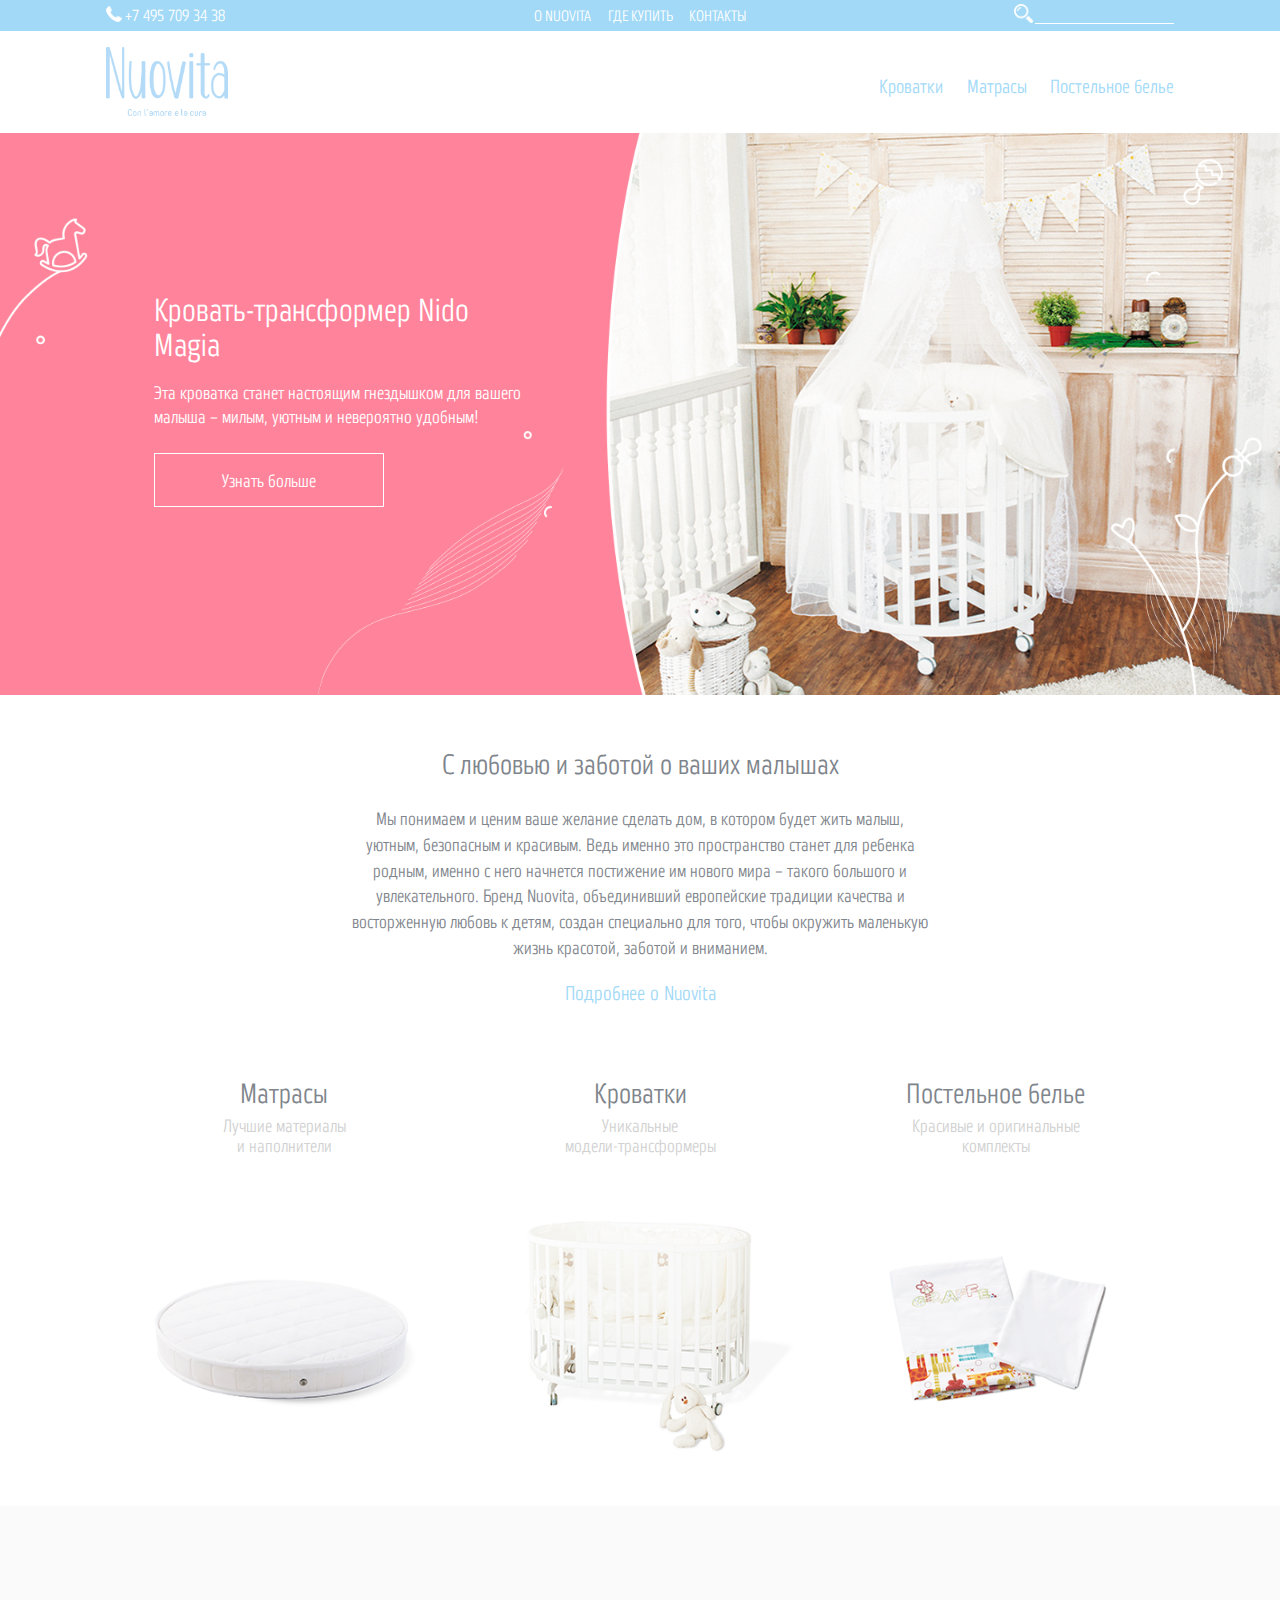
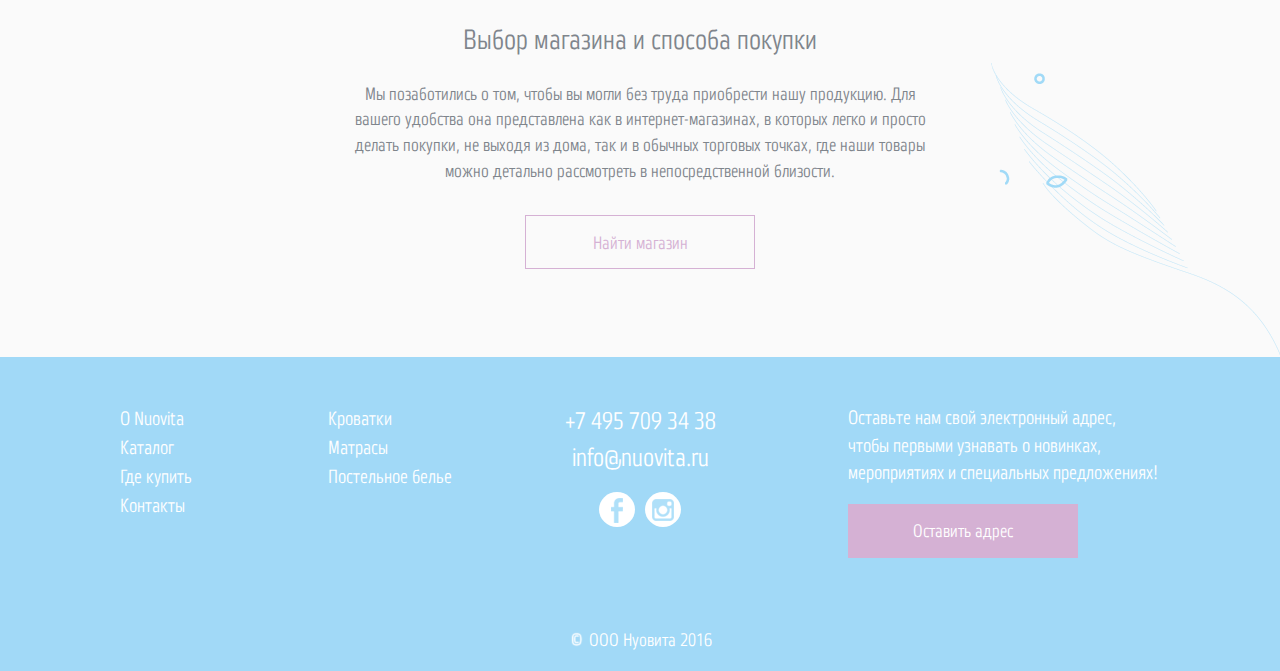
<file: nuovita_beta/index.html>
<!DOCTYPE HTML>
<html>
	<head>
		<title>Главная</title>
		
		<meta charset = "utf-8">
		<meta name = "viewport" content = "width=device-width, initial-scale=1.0">
		
		<link rel="stylesheet" type="text/css" href="./plugins/slider/responsiveslides.css">
		<meta name = "description" content = "">
		<meta name = "author" content = "">
		<meta name = "format-detection" content = "telephone=no" />
    	<link rel="stylesheet" type="text/css" href="css/bootstrap.css">
    	<link rel="stylesheet" type="text/css" href="./style/main.css" media = "screen">
    	<link rel="stylesheet" type="text/css" href="./style/form_button.css" media = "screen">
	</head>
	<body>
		<div id = "x"></div>
		<div class = "container-fluid">
			<div class = "row  dropdown" >
				<div class = "col-xs-12 header main-header">
					<div class = "col-xs-6 hidden-md hidden-lg">
						<a href="index.html" class = "logo">
							<img src="./img/main/logo.png">
						</a>
					</div>
						<a class="c-hamburger c-hamburger--htx xl-header-view hidden-md hidden-lg"  id="dLabel" role="button" data-toggle="dropdown" data-target="#" href="#">
								<span>toggle menu</span>
						</a>
						
					
					<div class = "row  m-menu mob-menu main-header" id = "mobilemenu" style = "">

						<div class = "col-xs-6 col-md-12 header-link-row-1">
							<div class = "row">
								<div class = "col-md-2 visible-md visible-lg header-tel">+7 495 709 34 38</div>
								<div class = "col-xs-12 col-md-8 header-link-1">
									<a href="./history.html">О Nuovita</a>
									<!--<a href="#">Новости</a>
									<a href="#">Вопрос-Ответ</a>
									<a href="#">Статьи</a>
									<a href="#">Каталог</a>-->
									<a href="./where_to_buy.html">Где купить</a>
									<a href="./contacts.html">Контакты</a>
								</div>
								<div class = "col-xs-12 col-md-2 m-search">
									<span class = "search-icon"></span>
									<input type = "search" id = "">
								</div>
							</div>
						</div>

						<div class = "col-xs-6 col-md-12 header-link-row-2">
							<div class = "row">
								<div class = "col-md-2 visible-md visible-lg">
									<a href="index.html" class = "logo">
										<img src="./img/main/logo.png">
									</a>
								</div>
								<div class = "col-xs-12 col-md-10 header-link-2">
									<a href="./item.html" class = "link_menu">Кроватки</a>
									<a href="#" class = "link_menu">Матрасы</a>
									<a href="#" class = "link_menu">Постельное белье</a>
									<!--<a href="#">Колыбели</a>
									<a href="#" class = "link_menu">Стульчики</a>
									<a href="#" class = "link_menu">Манежи</a>
									<a href="#" class = "link_menu">Качели</a>-->
								</div>
							</div>
						</div>

					</div>
				</div>
			</div>
				

			<div class = "row">
				<div class = "col-xs-12 main-slider">
					<div class="rslides_container">
						<ul class="rslides" id="slider1">
							<li style= "display:inline; transition: opacity 0ms ease-in-out;">
								<img src="./img/main/banner_main_slider.jpg" alt="" class = "rslider_max_img">
								<img src="./img/main/banner_main_slider_mobile.jpg" alt="" class = "rslider_min_img">
								<div class = "rslider-text">
									<h2>Кровать-трансформер Nido Magia </h2>
									<p>Эта кроватка станет настоящим гнездышком для вашего малыша – милым, уютным и невероятно удобным! </p>
									<a href = "item.html">Узнать больше</a>
								</div>
									<a href="item.html" class = "main_banner_link"> </a>
									<a href="item.html" class = "mobile-banner-link"></a>
							</li>
							<!--<li style= "display:inline; transition: opacity 0ms ease-in-out;">
								<img src="./img/main/slide1_test.jpg" alt="" class = "rslider_max_img">
								<img src="./img/main/slide1_m_test.jpg" alt="" class = "rslider_min_img">
								<div class = "rslider-text">
									<h2>О Nuovita</h2>
									<p>Кровать-трансформер Nido Magia, в которой объединились изысканный дизайн, практичность и современные технологии, поможет наилучшим образом организовать спальное место для малыша и подарить ему спокойный сон и полноценный отдых.</p>
									<a href = "item.html">Узнать больше</a>
								</div>
							</li>
							<li style= "display:inline; transition: opacity 0ms ease-in-out;">
								<img src="./img/main/slide1.jpg" alt="" class = "rslider_max_img">
								<img src="./img/main/slide1_m.jpg" alt="" class = "rslider_min_img">
								<div class = "rslider-text">
									<h2>Nido Magia</h2>
									<p>Кровать-трансформер Nido Magia, в которой объединились изысканный дизайн, практичность и современные технологии, поможет наилучшим образом организовать спальное место для малыша и подарить ему спокойный сон и полноценный отдых.</p>
									<a href = "item.html">Узнать больше</a>
								</div>
							</li>-->
						</ul>
					</div>
				</div>
			</div>

			<div class = "row">
				<div class = "col-xs-12 xl-first-text text-center">
					<div class = "second-header text-center">С любовью и заботой о ваших малышах</div>
					<p class = "usually-text text-center">
						Мы понимаем и ценим ваше желание сделать дом, в котором будет жить малыш, уютным,
						безопасным и красивым. Ведь именно это пространство станет для ребенка родным, именно с 
						него начнется постижение им нового мира – такого большого и увлекательного. Бренд Nuovita, 
						объединивший европейские традиции качества и восторженную любовь к детям, создан 
						специально для того, чтобы окружить маленькую жизнь красотой, заботой и вниманием.
					</p>
					<a class = "usually-link text-center"  href="./history.html">Подробнее о Nuovita</a>
				</div>
			</div>
			<div class = "row main-stuff">
				<div class = "col-xs-12 col-sm-6 col-md-4 col-lg-4">
					<a href="#">
					<img class = "icon-hover" src="./img/main/icon-hover-1.png">
					<div class = "second-header text-center">Матрасы</div>
					<div class = "third-header text-center">Лучшие материалы<br>и наполнители</div>
					<img src="./img/main/mattress.png" class = "img-responsive">
					</a>
				</div>
				<div class = "col-xs-12 col-sm-6 col-md-4 col-lg-4">
					<a href="./item.html">
					<img class = "icon-hover" src="./img/main/icon-hover-2.png">
					<div class = "second-header text-center">Кроватки</div>
					<div class = "third-header text-center">Уникальные<br>модели-трансформеры</div>
					<img src="./img/main/cot.png" class = "img-responsive">
					</a>
				</div>
				<div class = "col-xs-12 col-sm-6 col-sm-offset-3 col-md-4 col-md-offset-0 col-lg-4  xl-main-img">
					<a href="#">
					<img class = "icon-hover" src="./img/main/icon-hover-3.png">
					<div class = "second-header text-center">Постельное белье</div>
					<div class = "third-header text-center">Красивые и оригинальные<br>комплекты</div>
					<img src="./img/main/towel.png" class = "img-responsive">
					</a>
				</div>
			</div>

			<div class = "row wb-buy">
				<div class = "col-xs-12 xl-first-text">
					<div class = "second-header text-center">Выбор магазина и способа покупки</div>
					<p class = "usually-text text-center">
						Мы позаботились о том, чтобы вы могли без труда приобрести нашу продукцию. Для вашего удобства она представлена как в интернет-магазинах, в которых легко и просто делать покупки, не выходя из дома, так и в обычных торговых точках, где наши товары можно детально рассмотреть в непосредственной близости.
					</p>
				</div>
				<div class = "col-xs-12 col-sm-12 col-md-12 col-lg-12 main-shops-button main-shops">
					<a href="./where_to_buy.html">Найти магазин</a>
				</div>
			</div>

			<div class = "row footer">
				<div class = "col-xs-6 col-md-2 col-md-offset-1 col-lg-2 col-lg-offset-1">
					<a href="./history.html">О Nuovita</a>
					<!--<a href="">Новости</a>
					<a href="#">Вопрос-ответ</a>
					<a href="#">Статьи</a>-->
					<a href="#">Каталог</a>
					<a href="./where_to_buy.html">Где купить</a>
					<a href="./contacts.html">Контакты</a>		
				</div>
				<div class = "col-xs-6 col-md-2 col-lg-2">
					<a href="./item.html" class = "link_menu">Кроватки</a>
					<a href="#" class = "link_menu">Матрасы</a>
					<a href="#" class = "link_menu">Постельное белье</a>
					<!--<a href="#">Колыбели</a>
					<a href="#" class = "link_menu">Стульчики</a>
					<a href="#" class = "link_menu">Манежи</a>
					<a href="#" class = "link_menu">Качели</a>-->
				</div>
				<div class = "col-xs-12 col-md-2 col-lg-2">
					<div class = "row">
						<div class = "col-xs-12 col-md-12 footer-contact-tel">
							+7 495 709 34 38
						</div>
						<div class = "col-xs-12 col-md-12 footer-contact-mail">
							info@nuovita.ru				
						</div>
						<div class = "col-xs-6 col-md-6 footer-fb-social">
							<a href="#">
								<img src="./img/main/fb-social.png">
							</a>
						</div>
						<div class = "col-xs-6 col-md-6 footer-ig-social">
							<a href="#" class = "link_menu">						
								<img src="./img/main/ig-social.png">
							</a>
							<!--<a href="https://www.instagram.com/nuovita/" class = "link_menu">						
								<img src="./img/main/ig-social.png">
							</a>-->
						</div>
					</div>
				</div>
				<div class = "col-xs-12 col-md-3 col-md-offset-1 col-lg-3 col-lg-offset-1">
					<div class = "row">
						<div class = "col-xs-12 col-md-12">
							<div class = "footer-text">
								Оставьте нам свой электронный адрес, чтобы первыми узнавать о&nbsp;новинках, мероприятиях и&nbsp;специальных предложениях!
							</div>	
						</div>
						<div class = "col-xs-12 col-md-12 footer_button">
							<form class="" id="form1" action="nuovita_beta/form/form_processing.php" method="post" onsubmit="">
								<div class="form-button auto-close red">
									<label for="name" class="cta">
										<i class="icon fa fa-file-text-o"></i>
										<span class="text">Оставить адрес</span>
									</label>
									<input  class="input" type="text" placeholder="" id="user-mail" name="email">
									<button class="submit" type="submit">
										<i class="fa fa-arrow-right"></i>
									</button>
									<input type="hidden" name="submit1" value="1">
								</div>
							</form>
							<div class="success-message" id="success1">
			                     <div class="">
			                        <p class="">Благодарим<br> за оставленные данные!</p>
			                     </div>
			               </div>
			               <div class="success-message" id="error1">
			                     <div class="">
			                        <p class="">Ошибка<br> отправки формы</p><p>Попробуйте еще раз...</p>
			                     </div>
			               </div>
						</div>
					</div>
				</div>
				<div class = "col-xs-12 footer-bottom-row">
					<img class = "footer-bottom-img" src = "./img/main/ft-bt-icon.png">
					ООО Нуовита 2016
				</div>
			</div>
		</div>	

		<script src="http://code.jquery.com/jquery-1.11.3.min.js"></script>

		<script type="text/javascript" src = "./js/bootstrap.min.js"></script>

		<script src="./plugins/slider/responsiveslides.min.js"></script>


		<script src="./plugins/form-button/form_button.min.js"></script>

		<script type="text/javascript">
         var formProcess = function(number) {
            var $form = $('#form' + number);
            var $success = $('#success' + number);
            var $error = $('#error' + number);

            $success.hide();
            $error.hide();

            $form.on('submit', function() {
               console.log($(this).serialize());
               $.post(
                  '/nuovita_beta/form/form_processing.php',
                  $(this).serialize(),
                  function(data) {
                     $form.slideUp();
                     if (data !== "0") {
                        $success.show();
                        //yaCounter28661776.reachGoal('ORDER');
                     } else {
                        $error.show();
                     }
                  }
                  );

               return false;
            });
         }

         $(function() {
            for (var i = 1; i <= 1; i++) {
               formProcess(i);
            }
         });
      </script>


		<script type="text/javascript">
		/*$(".rslides").responsiveSlides({
		    auto: true,             // Boolean: Animate automatically, true or false
		    speed: 500,            // Integer: Speed of the transition, in milliseconds
		    timeout: 4000,          // Integer: Time between slide transitions, in milliseconds
		    pager: false,           // Boolean: Show pager, true or false
		    nav: true,             // Boolean: Show navigation, true or false
		    random: false,          // Boolean: Randomize the order of the slides, true or false
		    pause: false,           // Boolean: Pause on hover, true or false
		    pauseControls: true,    // Boolean: Pause when hovering controls, true or false
		    prevText: "<",   // String: Text for the "previous" button
		    nextText: ">",       // String: Text for the "next" button
		    maxwidth: "",           // Integer: Max-width of the slideshow, in pixels
		    navContainer: "",       // Selector: Where controls should be appended to, default is after the 'ul'
		    manualControls: "",     // Selector: Declare custom pager navigation
		    namespace: "rslides",   // String: Change the default namespace used
		    before: function(){},   // Function: Before callback
		    after: function(){}     // Function: After callback
		});*/
			   
      // Slideshow 1
      $("#slider1").responsiveSlides({
        auto: true,
        pager: true,
        nav: false,
        speed: 500,
        timeout: 4000,
        namespace: "centered-btns"
      });
	</script>

	<script type="text/javascript">
	(function() {

		  "use strict";

		  var toggles = document.querySelectorAll(".c-hamburger");

		  for (var i = toggles.length - 1; i >= 0; i--) {
		    var toggle = toggles[i];
		    toggleHandler(toggle);
		  };

		  function toggleHandler(toggle) {
		    toggle.addEventListener( "click", function(e) {
		      e.preventDefault();
		      (this.classList.contains("is-active") === true) ? this.classList.remove("is-active") : this.classList.add("is-active");
		    });
		  }

		})();
	</script>

	<script type="text/javascript">
		$(function(){
			var zz;
			/*$(window).resize(function() {
				if ($(window).width() > 767) {
					zz = $("mobilemenu").attr("id");
					// $("mobilemenu").attr(style, "display:block;"); -->
					$("x").text("xcv");
				} else {
					$("mobilemenu").attr("style", "display:none;");
				}
			});*/
					$("#dLabel").bind("click", function() {
					if ($("#mobilemenu").hasClass("mob-menu")) {
						$("#mobilemenu").slideDown();
						$("#mobilemenu").removeClass("mob-menu");
					} else {					
						$("#mobilemenu").slideUp();					
						$("#mobilemenu").addClass("mob-menu");
					};

			})
				
		});

	</script>

	</body>
</html>
</file>
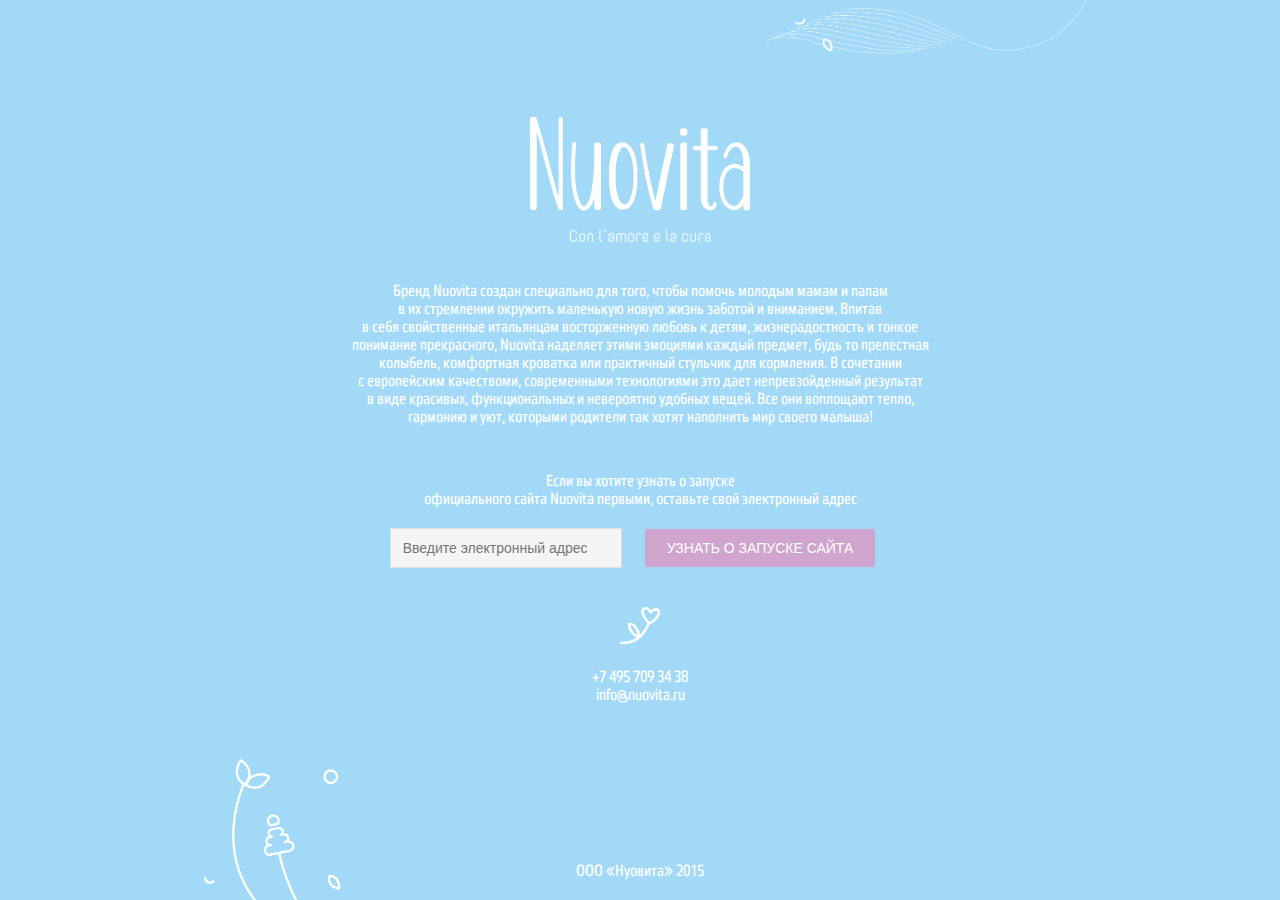
<file: search/index.html>
<!DOCTYPE html>

<html>
  <head>
      <meta charset="UTF-8">
      <title>Nuovita</title>
      <link rel="stylesheet" type="text/css" href="./css/main.css">
  </head>

  <body>
    <div class = "conteiner">
      <div class="section_1">
        <div class="content_widht">
          <div class = "back_icon_1"></div>          
        </div>
      </div>
      <div class="section_2">
        <div class="content_widht">
          <div class = "logo"></div>
          <div class = "main_text">
            Бренд Nuovita создан специально для того, чтобы помочь молодым мамам и папам <br>
            в их стрем­лении окружить маленькую новую жизнь заб­отой и вниманием. Впитав<br>
            в себя свойственные итальянцам восторженную любовь к детям, жизнерадостность и тонкое<br>
            понимание прекрасного, Nuovita наделяет этими эмо­циями каждый предмет, будь то прелестная<br>
            колыбель, комфортная кроватка или практичный стульчик для кормления. В сочетании<br>
            с европейским качествоми, современными технологиями это дает непревзойденный результат<br>
            в виде красивых, функциональных и невероятно удобных вещей. Все они воплощают тепло,<br>
            гармонию и уют, которыми родители так хотят наполнить мир своего малыша!
          </div>
          <div class = "form_text">
            Если вы хотите узнать о запуске <br>
            официального сайта Nuovita первыми, оставьте свой электронный адрес
          </div>
          <div class = "form_input">
            <form class="form_11" id="form_1" action="php/form_processing.php" method="post" onsubmit=""> 
              <input class="field" id="mail1" type="mail" placeholder="&nbsp&nbsp&nbspВведите электронный адрес" name="email1" required="required">
              <input class="massege_button" type="submit" name = "submit1f" value="УЗНАТЬ О ЗАПУСКЕ САЙТА" data-wait="УЗНАТЬ У ЗАПУСКА САЙТА" wait="Отправка..." onclick="">              
              <input type="hidden" name="submit1" value="1">                 
            </form>
            <div class="success-message" id="success1">
              Благодарим за проявленный интерес к нашему сайту.<br>
              Как только сайт запустится, мы оповестим вас.
            </div>
          </div>
          <div class = "contact">+7 495 709 34 38 <br>info@nuovita.ru </div>
        </div>
      </div>
      <div class="section_3">
        <div class="content_widht">
          <div class = "footer">
            <p>ООО «Нуовита» 2015</p>
            <div class = "back_icon_3"></div>
          </div>      
        </div>
      </div>
    </div>

    <script type="text/javascript">
         var formProcess = function(number) {
            var $form = $('#form' + number);
            var $success = $('#success' + number);
            var $error = $('#error' + number);

            $success.hide();
            $error.hide();

            $form.on('submit', function() {
               console.log($(this).serialize());
               $.post(
                  '/form/form_processing.php',
                  $(this).serialize(),
                  function(data) {
                     $form.slideUp();
                     if (data !== "0") {
                        $success.show();
                     } else {
                        $error.show();
                     }
                  }
                  );

               return false;
            });
         }

         $(function() {
            for (var i = 1; i <= 1; i++) {
               formProcess(i);
            }
         });
      </script>

  </body>
</html>
</file>
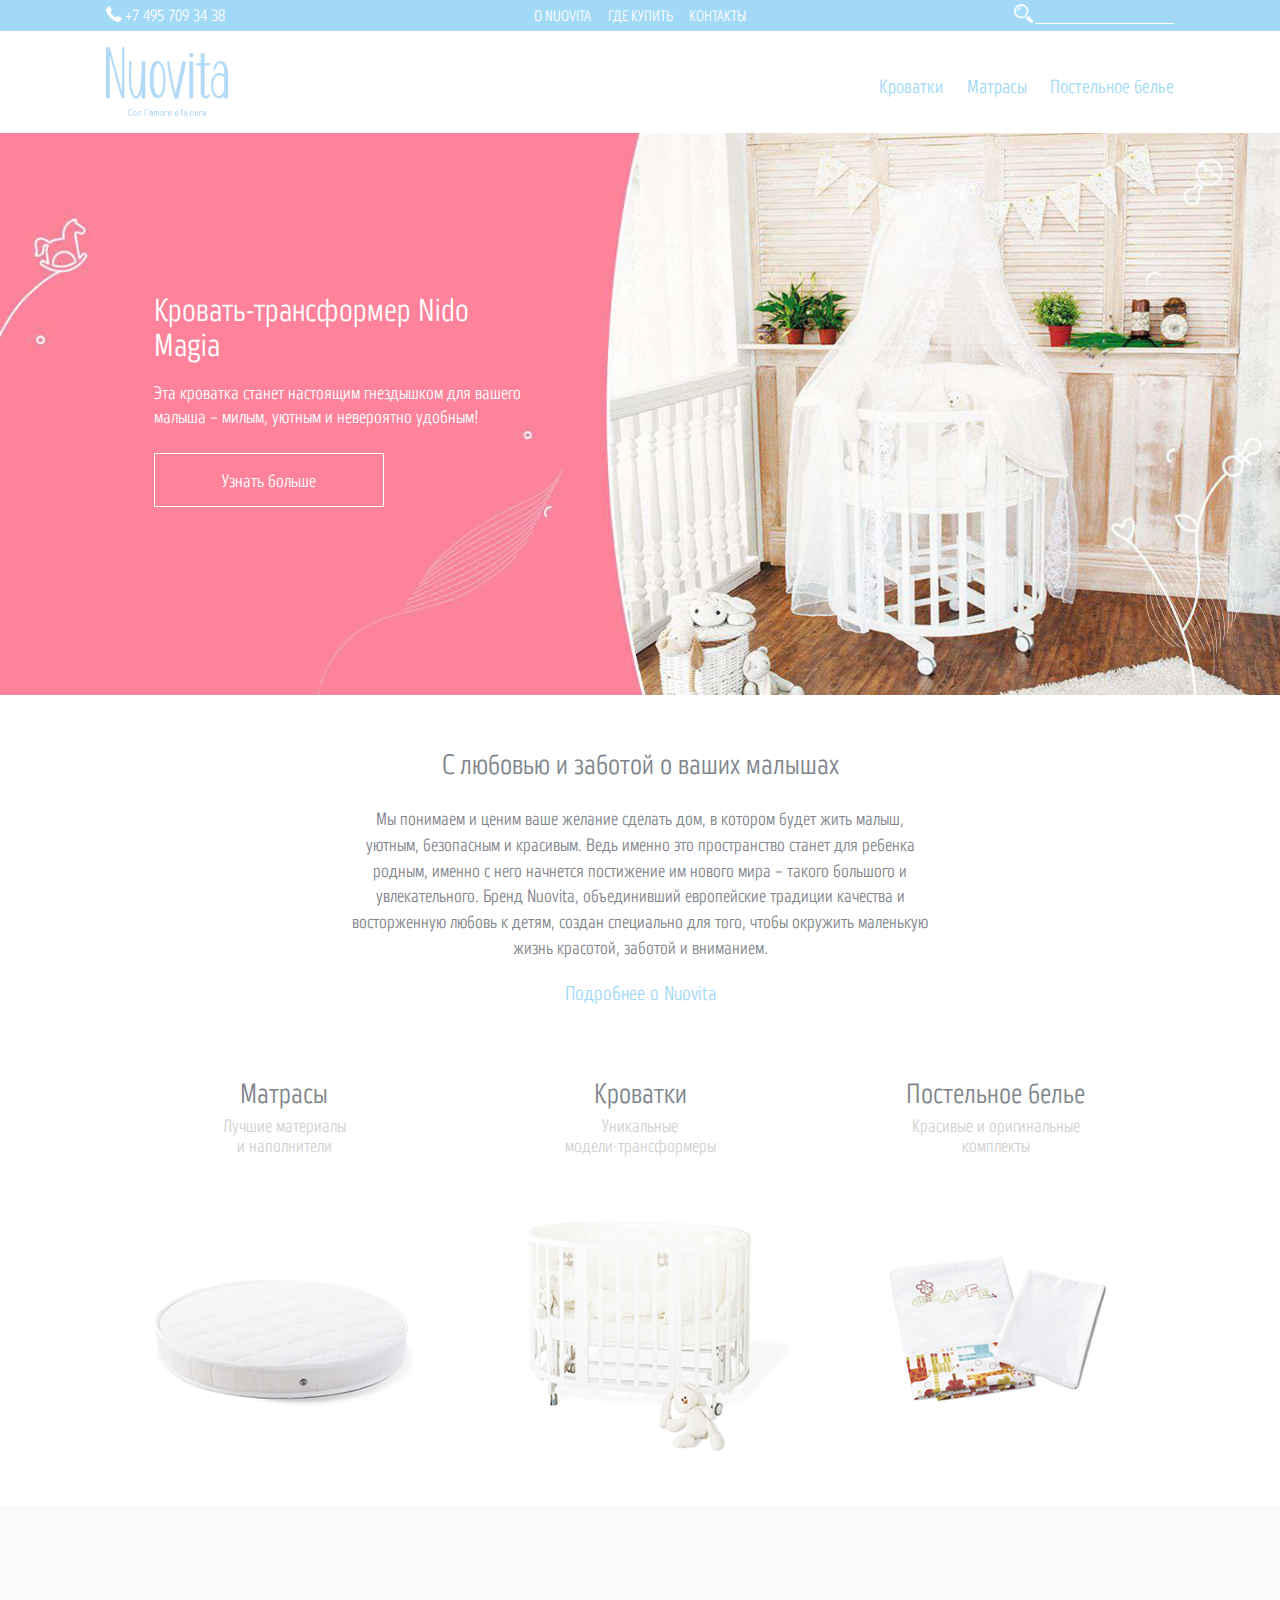
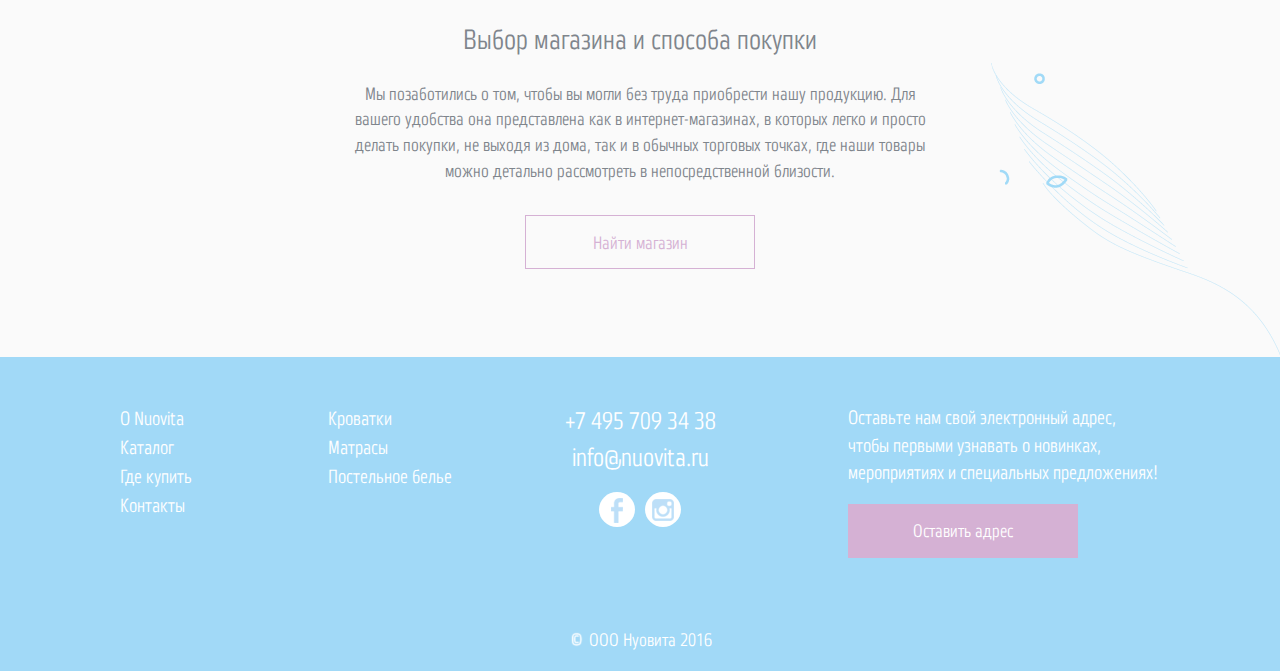
<file: index_old.html>
<!DOCTYPE HTML>
<html>
    <head>
        <title>Главная</title>     
        <meta charset = "utf-8">
        <meta name = "viewport" content = "width=device-width, initial-scale=1.0">    
        <link rel="stylesheet" type="text/css" href="./plugins/slider/responsiveslides.css">
        <meta name = "description" content = "">
        <meta name = "author" content = "">
        <meta name = "format-detection" content = "telephone=no" />
        <link rel="stylesheet" type="text/css" href="css/bootstrap.css">
        <link rel="stylesheet" type="text/css" href="./style/main.css" media = "screen">
        <link rel="stylesheet" type="text/css" href="./style/form_button.css" media = "screen">
    </head>
    <body>
        <div id = "x"></div>
        <div class = "container-fluid">
            <div class = "row  dropdown" >
                <div class = "col-xs-12 header main-header">
                    <div class = "col-xs-6 hidden-md hidden-lg">
                        <a href="index.html" class = "logo">
                            <img src="./img/main/logo.png">
                        </a>
                    </div>
                        <a class="c-hamburger c-hamburger--htx xl-header-view hidden-md hidden-lg"  id="dLabel" role="button" data-toggle="dropdown" data-target="#" href="#">
                                <span>toggle menu</span>
                        </a>
                        
                    
                    <div class = "row  m-menu mob-menu main-header" id = "mobilemenu" style = "">

                        <div class = "col-xs-6 col-md-12 header-link-row-1">
                            <div class = "row">
                                <div class = "col-md-2 visible-md visible-lg header-tel">+7 495 709 34 38</div>
                                <div class = "col-xs-12 col-md-8 header-link-1">
                                    <a href="./history.html">О Nuovita</a>
                                    <!--<a href="#">Новости</a>
                                    <a href="#">Вопрос-Ответ</a>
                                    <a href="#">Статьи</a>
                                    <a href="#">Каталог</a>-->
                                    <a href="./where_to_buy.html">Где купить</a>
                                    <a href="./contacts.html">Контакты</a>
                                </div>
                                <div class = "col-xs-12 col-md-2 m-search">
                                    <span class = "search-icon"></span>
                                    <input type = "search" id = "">
                                </div>
                            </div>
                        </div>

                        <div class = "col-xs-6 col-md-12 header-link-row-2">
                            <div class = "row">
                                <div class = "col-md-2 visible-md visible-lg">
                                    <a href="index.html" class = "logo">
                                        <img src="./img/main/logo.png">
                                    </a>
                                </div>
                                <div class = "col-xs-12 col-md-10 header-link-2">
                                    <a href="./item.html" class = "link_menu">Кроватки</a>
                                    <a href="#" class = "link_menu">Матрасы</a>
                                    <a href="#" class = "link_menu">Постельное белье</a>
                                    <!--<a href="#">Колыбели</a>
                                    <a href="#" class = "link_menu">Стульчики</a>
                                    <a href="#" class = "link_menu">Манежи</a>
                                    <a href="#" class = "link_menu">Качели</a>-->
                                </div>
                            </div>
                        </div>

                    </div>
                </div>
            </div>
                

            <div class = "row">
                <div class = "col-xs-12 main-slider">
                    <div class="rslides_container">
                        <ul class="rslides" id="slider1">
                            <li style= "display:inline; transition: opacity 0ms ease-in-out;">
                                <img src="./img/main/banner_main_slider.jpg" alt="" class = "rslider_max_img">
                                <img src="./img/main/banner_main_slider_mobile.jpg" alt="" class = "rslider_min_img">
                                <div class = "rslider-text">
                                    <h2>Кровать-трансформер Nido Magia </h2>
                                    <p>Эта кроватка станет настоящим гнездышком для вашего малыша – милым, уютным и невероятно удобным! </p>
                                    <a href = "item.html">Узнать больше</a>
                                </div>
                                    <a href="item.html" class = "main_banner_link"> </a>
                                    <a href="item.html" class = "mobile-banner-link"></a>
                            </li>
                            <!--<li style= "display:inline; transition: opacity 0ms ease-in-out;">
                                <img src="./img/main/slide1_test.jpg" alt="" class = "rslider_max_img">
                                <img src="./img/main/slide1_m_test.jpg" alt="" class = "rslider_min_img">
                                <div class = "rslider-text">
                                    <h2>О Nuovita</h2>
                                    <p>Кровать-трансформер Nido Magia, в которой объединились изысканный дизайн, практичность и современные технологии, поможет наилучшим образом организовать спальное место для малыша и подарить ему спокойный сон и полноценный отдых.</p>
                                    <a href = "item.html">Узнать больше</a>
                                </div>
                            </li>
                            <li style= "display:inline; transition: opacity 0ms ease-in-out;">
                                <img src="./img/main/slide1.jpg" alt="" class = "rslider_max_img">
                                <img src="./img/main/slide1_m.jpg" alt="" class = "rslider_min_img">
                                <div class = "rslider-text">
                                    <h2>Nido Magia</h2>
                                    <p>Кровать-трансформер Nido Magia, в которой объединились изысканный дизайн, практичность и современные технологии, поможет наилучшим образом организовать спальное место для малыша и подарить ему спокойный сон и полноценный отдых.</p>
                                    <a href = "item.html">Узнать больше</a>
                                </div>
                            </li>-->
                        </ul>
                    </div>
                </div>
            </div>

            <div class = "row">
                <div class = "col-xs-12 xl-first-text text-center">
                    <div class = "second-header text-center">С любовью и заботой о ваших малышах</div>
                    <p class = "usually-text text-center">
                        Мы понимаем и ценим ваше желание сделать дом, в котором будет жить малыш, уютным,
                        безопасным и красивым. Ведь именно это пространство станет для ребенка родным, именно с 
                        него начнется постижение им нового мира – такого большого и увлекательного. Бренд Nuovita, 
                        объединивший европейские традиции качества и восторженную любовь к детям, создан 
                        специально для того, чтобы окружить маленькую жизнь красотой, заботой и вниманием.
                    </p>
                    <a class = "usually-link text-center"  href="./history.html">Подробнее о Nuovita</a>
                </div>
            </div>
            <div class = "row main-stuff">
                <div class = "col-xs-12 col-sm-6 col-md-4 col-lg-4">
                    <a href="#">
                    <img class = "icon-hover" src="./img/main/icon-hover-1.png">
                    <div class = "second-header text-center">Матрасы</div>
                    <div class = "third-header text-center">Лучшие материалы<br>и наполнители</div>
                    <img src="./img/main/mattress.png" class = "img-responsive">
                    </a>
                </div>
                <div class = "col-xs-12 col-sm-6 col-md-4 col-lg-4">
                    <a href="./item.html">
                    <img class = "icon-hover" src="./img/main/icon-hover-2.png">
                    <div class = "second-header text-center">Кроватки</div>
                    <div class = "third-header text-center">Уникальные<br>модели-трансформеры</div>
                    <img src="./img/main/cot.png" class = "img-responsive">
                    </a>
                </div>
                <div class = "col-xs-12 col-sm-6 col-sm-offset-3 col-md-4 col-md-offset-0 col-lg-4  xl-main-img">
                    <a href="#">
                    <img class = "icon-hover" src="./img/main/icon-hover-3.png">
                    <div class = "second-header text-center">Постельное белье</div>
                    <div class = "third-header text-center">Красивые и оригинальные<br>комплекты</div>
                    <img src="./img/main/towel.png" class = "img-responsive">
                    </a>
                </div>
            </div>

            <div class = "row wb-buy">
                <div class = "col-xs-12 xl-first-text">
                    <div class = "second-header text-center">Выбор магазина и способа покупки</div>
                    <p class = "usually-text text-center">
                        Мы позаботились о том, чтобы вы могли без труда приобрести нашу продукцию. Для вашего удобства она представлена как в интернет-магазинах, в которых легко и просто делать покупки, не выходя из дома, так и в обычных торговых точках, где наши товары можно детально рассмотреть в непосредственной близости.
                    </p>
                </div>
                <div class = "col-xs-12 col-sm-12 col-md-12 col-lg-12 main-shops-button main-shops">
                    <a href="./where_to_buy.html">Найти магазин</a>
                </div>
            </div>

            <div class = "row footer">
                <div class = "col-xs-6 col-md-2 col-md-offset-1 col-lg-2 col-lg-offset-1">
                    <a href="./history.html">О Nuovita</a>
                    <!--<a href="">Новости</a>
                    <a href="#">Вопрос-ответ</a>
                    <a href="#">Статьи</a>-->
                    <a href="#">Каталог</a>
                    <a href="./where_to_buy.html">Где купить</a>
                    <a href="./contacts.html">Контакты</a>        
                </div>
                <div class = "col-xs-6 col-md-2 col-lg-2">
                    <a href="./item.html" class = "link_menu">Кроватки</a>
                    <a href="#" class = "link_menu">Матрасы</a>
                    <a href="#" class = "link_menu">Постельное белье</a>
                    <!--<a href="#">Колыбели</a>
                    <a href="#" class = "link_menu">Стульчики</a>
                    <a href="#" class = "link_menu">Манежи</a>
                    <a href="#" class = "link_menu">Качели</a>-->
                </div>
                <div class = "col-xs-12 col-md-2 col-lg-2">
                    <div class = "row">
                        <div class = "col-xs-12 col-md-12 footer-contact-tel">
                            +7 495 709 34 38
                        </div>
                        <div class = "col-xs-12 col-md-12 footer-contact-mail">
                            info@nuovita.ru                
                        </div>
                        <div class = "col-xs-6 col-md-6 footer-fb-social">
                            <a href="#">
                                <img src="./img/main/fb-social.png">
                            </a>
                        </div>
                        <div class = "col-xs-6 col-md-6 footer-ig-social">
                            <a href="#" class = "link_menu">                        
                                <img src="./img/main/ig-social.png">
                            </a>
                            <!--<a href="https://www.instagram.com/nuovita/" class = "link_menu">                        
                                <img src="./img/main/ig-social.png">
                            </a>-->
                        </div>
                    </div>
                </div>
                <div class = "col-xs-12 col-md-3 col-md-offset-1 col-lg-3 col-lg-offset-1">
                    <div class = "row">
                        <div class = "col-xs-12 col-md-12">
                            <div class = "footer-text">
                                Оставьте нам свой электронный адрес, чтобы первыми узнавать о&nbsp;новинках, мероприятиях и&nbsp;специальных предложениях!
                            </div>    
                        </div>
                        <div class = "col-xs-12 col-md-12 footer_button">
                            <form class="" id="form1" action="form/form_processing.php" method="post" onsubmit="">
                                <div class="form-button auto-close red">
                                    <label for="name" class="cta">
                                        <i class="icon fa fa-file-text-o"></i>
                                        <span class="text">Оставить адрес</span>
                                    </label>
                                    <input  class="input" type="text" placeholder="" id="user-mail" name="email">
                                    <button class="submit" type="submit">
                                        <i class="fa fa-arrow-right"></i>
                                    </button>
                                    <input type="hidden" name="submit1" value="1">
                                </div>
                            </form>
                            <div class="success-message" id="success1">
                                 <div class="">
                                    <p class="">Благодарим<br> за оставленные данные!</p>
                                 </div>
                           </div>
                           <div class="success-message" id="error1">
                                 <div class="">
                                    <p class="">Ошибка<br> отправки формы</p><p>Попробуйте еще раз...</p>
                                 </div>
                           </div>
                        </div>
                    </div>
                </div>
                <div class = "col-xs-12 footer-bottom-row">
                    <img class = "footer-bottom-img" src = "./img/main/ft-bt-icon.png">
                    ООО Нуовита 2016
                </div>
            </div>
        </div>    

        <script src="http://code.jquery.com/jquery-1.11.3.min.js"></script>

        <script type="text/javascript" src = "./js/bootstrap.min.js"></script>

        <script src="./plugins/slider/responsiveslides.min.js"></script>


        <script src="./plugins/form-button/form_button.min.js"></script>

        <script type="text/javascript">
         var formProcess = function(number) {
            var $form = $('#form' + number);
            var $success = $('#success' + number);
            var $error = $('#error' + number);

            $success.hide();
            $error.hide();

            $form.on('submit', function() {
               console.log($(this).serialize());
               $.post(
                  '/form/form_processing.php',
                  $(this).serialize(),
                  function(data) {
                     $form.slideUp();
                     if (data !== "0") {
                        $success.show();
                        //yaCounter28661776.reachGoal('ORDER');
                     } else {
                        $error.show();
                     }
                  }
                  );

               return false;
            });
         }

         $(function() {
            for (var i = 1; i <= 1; i++) {
               formProcess(i);
            }
         });
      </script>


        <script type="text/javascript">
        /*$(".rslides").responsiveSlides({
            auto: true,             // Boolean: Animate automatically, true or false
            speed: 500,            // Integer: Speed of the transition, in milliseconds
            timeout: 4000,          // Integer: Time between slide transitions, in milliseconds
            pager: false,           // Boolean: Show pager, true or false
            nav: true,             // Boolean: Show navigation, true or false
            random: false,          // Boolean: Randomize the order of the slides, true or false
            pause: false,           // Boolean: Pause on hover, true or false
            pauseControls: true,    // Boolean: Pause when hovering controls, true or false
            prevText: "<",   // String: Text for the "previous" button
            nextText: ">",       // String: Text for the "next" button
            maxwidth: "",           // Integer: Max-width of the slideshow, in pixels
            navContainer: "",       // Selector: Where controls should be appended to, default is after the 'ul'
            manualControls: "",     // Selector: Declare custom pager navigation
            namespace: "rslides",   // String: Change the default namespace used
            before: function(){},   // Function: Before callback
            after: function(){}     // Function: After callback
        });*/
               
      // Slideshow 1
      $("#slider1").responsiveSlides({
        auto: true,
        pager: true,
        nav: false,
        speed: 500,
        timeout: 4000,
        namespace: "centered-btns"
      });
    </script>

    <script type="text/javascript">
    (function() {

          "use strict";

          var toggles = document.querySelectorAll(".c-hamburger");

          for (var i = toggles.length - 1; i >= 0; i--) {
            var toggle = toggles[i];
            toggleHandler(toggle);
          };

          function toggleHandler(toggle) {
            toggle.addEventListener( "click", function(e) {
              e.preventDefault();
              (this.classList.contains("is-active") === true) ? this.classList.remove("is-active") : this.classList.add("is-active");
            });
          }

        })();
    </script>

    <script type="text/javascript">
        $(function(){
            var zz;
            /*$(window).resize(function() {
                if ($(window).width() > 767) {
                    zz = $("mobilemenu").attr("id");
                    // $("mobilemenu").attr(style, "display:block;"); -->
                    $("x").text("xcv");
                } else {
                    $("mobilemenu").attr("style", "display:none;");
                }
            });*/
                    $("#dLabel").bind("click", function() {
                    if ($("#mobilemenu").hasClass("mob-menu")) {
                        $("#mobilemenu").slideDown();
                        $("#mobilemenu").removeClass("mob-menu");
                    } else {                    
                        $("#mobilemenu").slideUp();                    
                        $("#mobilemenu").addClass("mob-menu");
                    };

            })
                
        });

    </script>

    </body>
</html>
</file>
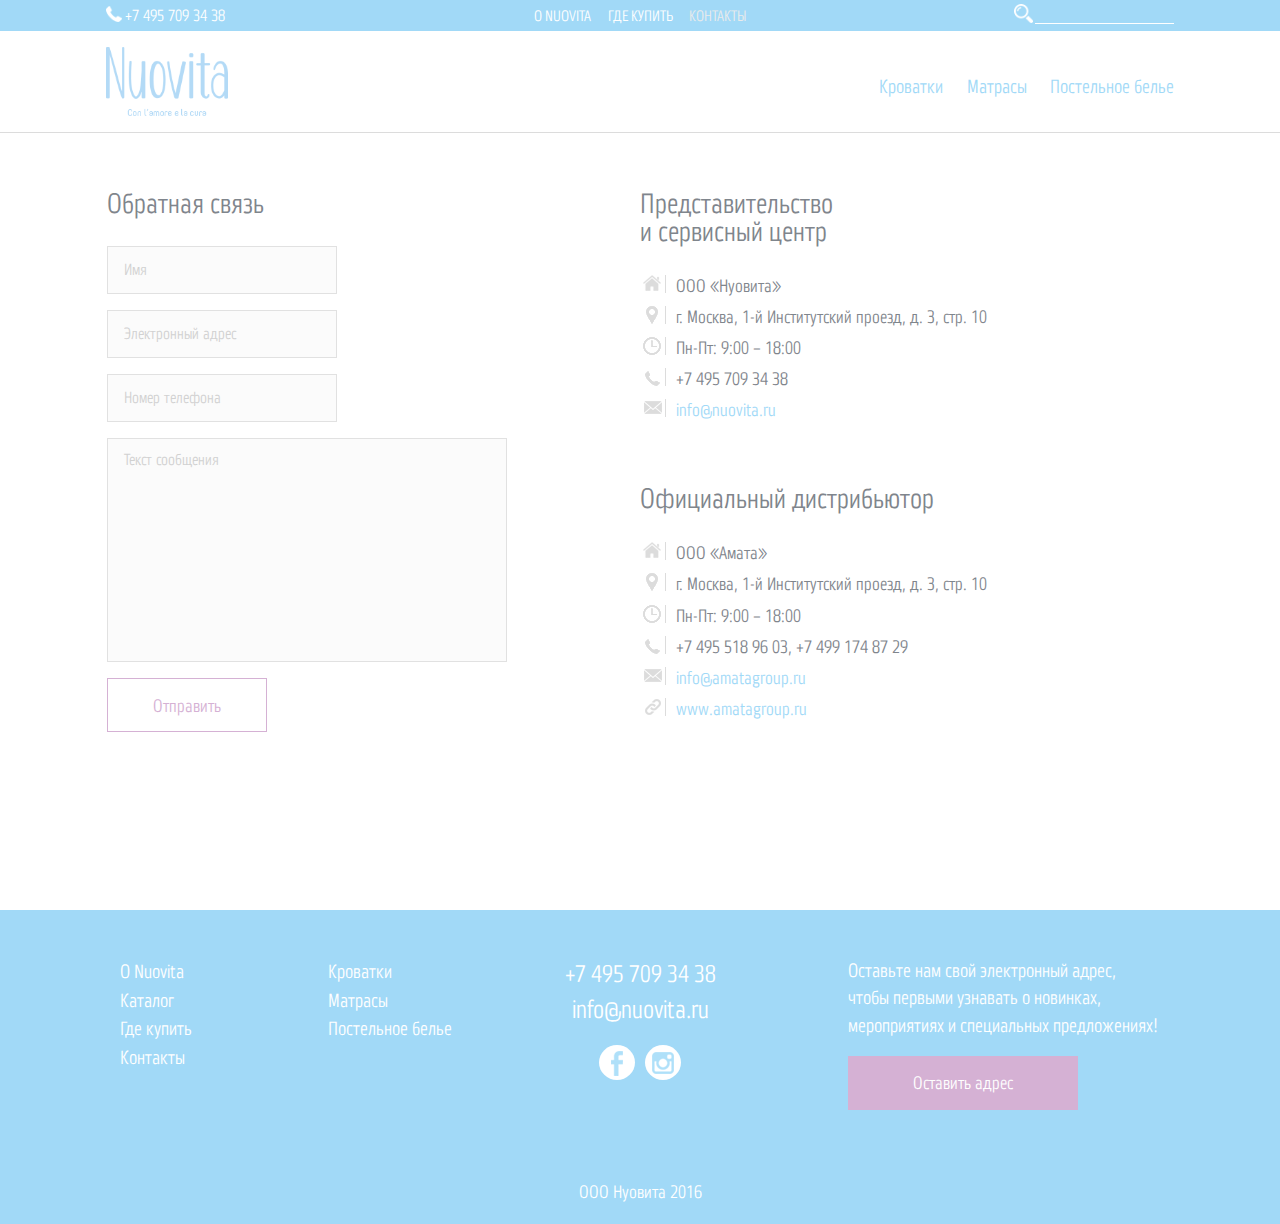
<file: nuovita_beta/contacts.html>
<!DOCTYPE HTML>
<html>
	<head>
		<title>Контакты</title>
		<meta charset = "utf-8">
		<meta name = "viewport" content = "width=device-width, initial-scale=1.0">
		
		<link rel="stylesheet" type="text/css" href="./plugins/slider/responsiveslides.css">
		<meta name = "description" content = "">
		<meta name = "author" content = "">
		<meta name = "format-detection" content = "telephone=no" />
    	<link rel="stylesheet" type="text/css" href="css/bootstrap.css">
    	<link rel="stylesheet" type="text/css" href="./style/main.css" media = "screen">
    	<link rel="stylesheet" type="text/css" href="./style/form_button.css" media = "screen">
	</head>
	<body>
		<div id = "x"></div>
		<div class = "container-fluid">
			<div class = "row  dropdown" >
				<div class = "col-xs-12 header ">
					<div class = "col-xs-6 hidden-md hidden-lg">
						<a href="index.html" class = "logo">
							<img src="./img/main/logo.png">
						</a>
					</div>
						<a class="c-hamburger c-hamburger--htx xl-header-view hidden-md hidden-lg"  id="dLabel" role="button" data-toggle="dropdown" data-target="#" href="#">
								<span>toggle menu</span>
						</a>
						
					
					<div class = "row  m-menu mob-menu" id = "mobilemenu" style = "">

						<div class = "col-xs-6 col-md-12 header-link-row-1">
							<div class = "row">
								<div class = "col-md-2 visible-md visible-lg header-tel">+7 495 709 34 38</div>
								<div class = "col-xs-12 col-md-8 header-link-1">
									<a href="./history.html">О Nuovita</a>
									<!--<a href="#">Новости</a>
									<a href="#">Вопрос-Ответ</a>
									<a href="#">Статьи</a>
									<a href="#">Каталог</a>-->
									<a href="./where_to_buy.html">Где купить</a>
									<a href="./contacts.html"  class = "this-link">Контакты</a>
								</div>
								<div class = "col-xs-12 col-md-2 m-search">
									<span class = "search-icon"></span>
									<input type = "search" id = "">
								</div>
							</div>
						</div>

						<div class = "col-xs-6 col-md-12 header-link-row-2">
							<div class = "row">
								<div class = "col-md-2 visible-md visible-lg">
									<a href="index.html" class = "logo">
										<img src="./img/main/logo.png">
									</a>
								</div>
								<div class = "col-xs-12 col-md-10 header-link-2">
									<a href="./item.html" class = "link_menu">Кроватки</a>
									<a href="#" class = "link_menu">Матрасы</a>
									<a href="#" class = "link_menu">Постельное белье</a>
									<!--<a href="#">Колыбели</a>
									<a href="#" class = "link_menu">Стульчики</a>
									<a href="#" class = "link_menu">Манежи</a>
									<a href="#" class = "link_menu">Качели</a>-->
								</div>
							</div>
						</div>

					</div>
				</div>
			</div>
				

			<div class = "row con">

					

				<div class = "col-xs-12 col-sm-12 col-md-6 col-md-push-6 col-lg-6 col-lg-push-6">					
					<div class = "row">
						<div class = "col-xs-12 col-sm-12 col-md-8 col-lg-8">
							<div class = "row">

								<div class = "col-xs-12 second-header">Представительство <br>и сервисный центр</div>
								<div class = "col-xs-12 con-name">ООО «Нуовита»</div>
								<div class = "col-xs-12 con-address">г.&nbsp;Москва, 1-й&nbsp;Институтский проезд, д.&nbsp;3,&nbsp;стр.&nbsp;10</div>
								<div class = "col-xs-12 con-time">Пн-Пт: 9:00 – 18:00</div>
								<div class = "col-xs-12 con-phone">+7 495 709 34 38</div>
								<div class = "col-xs-12 con-mail"><a href="mailto:info@nuovita.ru">info@nuovita.ru</a></div>
								
								<div class = "col-xs-12 second-header">Официальный дистрибьютор</div>
								<div class = "col-xs-12 con-cooperation-text">
									<div class = "col-xs-12 con-name">ООО «Амата»</div>
									<div class = "col-xs-12 con-address">г.&nbsp;Москва, 1-й&nbsp;Институтский проезд, д.&nbsp;3,&nbsp;стр.&nbsp;10</div>
									<div class = "col-xs-12 con-time">Пн-Пт: 9:00 – 18:00</div>
									<div class = "col-xs-12 con-phone">+7 495 518 96 03, +7 499 174 87 29</div>
									<div class = "col-xs-12 con-mail"><a href="mailto:info@amatagroup.ru">info@amatagroup.ru</a></div>
									<div class = "col-xs-12 con-link"><a target="_blank" href="http://www.amatagroup.ru">www.amatagroup.ru</a></div>								
								</div>
							</div>
						</div>
						<div class = "hidden-xs hidden-sm col-md-4 col-lg-6"></div>
					</div>
				</div>



				<div class = "col-xs-12 col-sm-12 col-md-6 col-md-pull-6 col-lg-6 col-lg-pull-6">					
					<div class = "row">
						<div class = "hidden-xs hidden-sm col-md-2 col-lg-4"></div>
						<div class = "col-xs-12 col-sm-12 col-md-10 col-lg-8">

							<div class = "row">
								<div class = "col-xs-12 col-sm-12 col-md-9 col-lg-9 second-header">
									Обратная связь
								</div>
								<div class = "clearfix"></div>
								<div class = "col-xs-12 col-sm-6 col-md-9 col-lg-9 con-form">
									<form class="" id="form2" action="nuovita_beta/form/form_processing.php" method="post" onsubmit="">
									<input required type = "text" placeholder = "Имя" class = "con-form-textfield" id = "user-name2" name = "name2">
									<input required type = "text" placeholder = "Электронный адрес" class = "con-form-textfield" id = "user-mail2" name = "email2">
									<input type = "text" placeholder = "Номер телефона" class = "con-form-textfield" id = "phone" name = "telephone2">
									<textarea required placeholder = "Текст сообщения" class = "con-form-textmessage" id = "mes" name = "mes2"></textarea>
									<input type = "submit" value = "Отправить" class = "con-form-button" id = "">
									<input type="hidden" name="submit2" value="1">
									</form>
									<div class="sucsess_backform" id="success2">
					                     <div class="">
					                        <p class="">Благодарим, ваше сообщение<br/>успешно отправлено!</p>
					                     </div>
					               </div>
					               <div class="sucsess_backform" id="error2">
					                    <div class="">
					                        <p class="">Ошибка<br> отправки формы</p><p>Попробуйте еще раз...</p>
					                    </div>
					               </div>
								</div>
								<div class = "hidden-xs col-sm-6 col-md-3 col-lg-3"></div>
							</div>
						</div>
					</div>
				</div>

			</div>
			

			

			<div class = "row footer">
				<div class = "col-xs-6 col-md-2 col-md-offset-1 col-lg-2 col-lg-offset-1">
					<a href="./history.html">О Nuovita</a>
					<!--<a href="">Новости</a>
					<a href="#">Вопрос-Ответ</a>
					<a href="#">Статьи</a>-->
					<a href="#">Каталог</a>
					<a href="./where_to_buy.html">Где купить</a>
					<a href="./contacts.html">Контакты</a>		
				</div>
				<div class = "col-xs-6 col-md-2 col-lg-2">
					<a href="item.html" class = "link_menu">Кроватки</a>
					<a href="#" class = "link_menu">Матрасы</a>
					<a href="#" class = "link_menu">Постельное белье</a>
					<!--<a href="#">Колыбели</a>
					<a href="#" class = "link_menu">Стульчики</a>
					<a href="#" class = "link_menu">Манежи</a>
					<a href="#" class = "link_menu">Качели</a>-->
				</div>
				<div class = "col-xs-12 col-md-2 col-lg-2">
					<div class = "row">
						<div class = "col-xs-12 col-md-12 footer-contact-tel">
							+7 495 709 34 38
						</div>
						<div class = "col-xs-12 col-md-12 footer-contact-mail">
							info@nuovita.ru				
						</div>
						<div class = "col-xs-6 col-md-6 footer-fb-social">
							<a href="#">
								<img src="./img/main/fb-social.png">
							</a>
						</div>
						<div class = "col-xs-6 col-md-6 footer-ig-social">
							<a href="#" class = "link_menu">						
								<img src="./img/main/ig-social.png">
							</a>
							<!--<a href="https://www.instagram.com/nuovita/" class = "link_menu">						
								<img src="./img/main/ig-social.png">
							</a>-->
						</div>
					</div>
				</div>
				<div class = "col-xs-12 col-md-3 col-md-offset-1 col-lg-3 col-lg-offset-1">
					<div class = "row">
						<div class = "col-xs-12 col-md-12">
							<div class = "footer-text">
								Оставьте нам свой электронный адрес, чтобы первыми узнавать о&nbsp;новинках, мероприятиях и&nbsp;специальных предложениях!
							</div>	
						</div>
						<div class = "col-xs-12 col-md-12  footer_button">
							<form class="" id="form1" action="nuovita_beta/form/form_processing.php" method="post" onsubmit="">
								<div class="form-button auto-close red">
									<label for="name" class="cta">
										<i class="icon fa fa-file-text-o"></i>
										<span class="text">Оставить адрес</span>
									</label>
									<input  class="input" type="text" placeholder="" id="user-mail" name="email">
									<button class="submit" type="submit">
										<i class="fa fa-arrow-right"></i>
									</button>
									<input type="hidden" name="submit1" value="1">
								</div>
							</form>
							<div class="success-message" id="success1">
			                     <div class="">
			                        <p class="">Благодарим<br> за оставленные данные!</p>
			                     </div>
			               </div>
			               <div class="success-message" id="error1">
			                     <div class="">
			                        <p class="">Ошибка<br> отправки формы</p><p>Попробуйте еще раз...</p>
			                     </div>
			               </div>
						</div>
					</div>
				</div>
				<div class = "col-xs-12 footer-bottom-row">
					ООО Нуовита 2016
				</div>
			</div>
		</div>	

		<script src="http://code.jquery.com/jquery-1.11.3.min.js"></script>

		<script type="text/javascript" src = "./js/bootstrap.min.js"></script>

		<script src="./plugins/slider/responsiveslides.min.js"></script>

		<script src="./plugins/mask/jquery.maskedinput.min.js"></script>


		<script src="./plugins/form-button/form_button.min.js"></script>

		<script type="text/javascript">
         var formProcess = function(number) {
            var $form = $('#form' + number);
            var $success = $('#success' + number);
            var $error = $('#error' + number);

            $success.hide();
            $error.hide();

            $form.on('submit', function() {
               console.log($(this).serialize());
               $.post(
                  '/nuovita_beta/form/form_processing.php',
                  $(this).serialize(),
                  function(data) {
                     $form.slideUp();
                     if (data !== "0") {
                        $success.show();
                        //yaCounter28661776.reachGoal('ORDER');
                     } else {
                        $error.show();
                     }
                  }
                  );

               return false;
            });
         }

         $(function() {
            for (var i = 1; i <= 2; i++) {
               formProcess(i);
            }
         });
      </script>


		<script type="text/javascript">
		/*$(".rslides").responsiveSlides({
		    auto: true,             // Boolean: Animate automatically, true or false
		    speed: 500,            // Integer: Speed of the transition, in milliseconds
		    timeout: 4000,          // Integer: Time between slide transitions, in milliseconds
		    pager: false,           // Boolean: Show pager, true or false
		    nav: true,             // Boolean: Show navigation, true or false
		    random: false,          // Boolean: Randomize the order of the slides, true or false
		    pause: false,           // Boolean: Pause on hover, true or false
		    pauseControls: true,    // Boolean: Pause when hovering controls, true or false
		    prevText: "<",   // String: Text for the "previous" button
		    nextText: ">",       // String: Text for the "next" button
		    maxwidth: "",           // Integer: Max-width of the slideshow, in pixels
		    navContainer: "",       // Selector: Where controls should be appended to, default is after the 'ul'
		    manualControls: "",     // Selector: Declare custom pager navigation
		    namespace: "rslides",   // String: Change the default namespace used
		    before: function(){},   // Function: Before callback
		    after: function(){}     // Function: After callback
		});*/
			   
      // Slideshow 1
      $("#slider1").responsiveSlides({
        auto: true,
        pager: true,
        nav: false,
        speed: 500,
        timeout: 4000,
        namespace: "centered-btns"
      });
	</script>

	<script type="text/javascript">
	(function() {

		  "use strict";

		  var toggles = document.querySelectorAll(".c-hamburger");

		  for (var i = toggles.length - 1; i >= 0; i--) {
		    var toggle = toggles[i];
		    toggleHandler(toggle);
		  };

		  function toggleHandler(toggle) {
		    toggle.addEventListener( "click", function(e) {
		      e.preventDefault();
		      (this.classList.contains("is-active") === true) ? this.classList.remove("is-active") : this.classList.add("is-active");
		    });
		  }

		})();
	</script>

	<script type="text/javascript">
		$(function(){
			var zz;
			/*$(window).resize(function() {
				if ($(window).width() > 767) {
					zz = $("mobilemenu").attr("id");
					// $("mobilemenu").attr(style, "display:block;"); -->
					$("x").text("xcv");
				} else {
					$("mobilemenu").attr("style", "display:none;");
				}
			});*/
					$("#dLabel").bind("click", function() {
					if ($("#mobilemenu").hasClass("mob-menu")) {
						$("#mobilemenu").slideDown();
						$("#mobilemenu").removeClass("mob-menu");
					} else {					
						$("#mobilemenu").slideUp();					
						$("#mobilemenu").addClass("mob-menu");
					};

			})
				
		});

	</script>

	<script type="text/javascript">
		jQuery(function($) {
			$.mask.definitions['~']='[+-]';
			$('#date').mask('99/99/9999');
			$('#phone').mask('+7 (999) 999-9999');
			$('#phoneext').mask("(999) 999-9999? x99999");
			$("#tin").mask("99-9999999");
			$("#ssn").mask("999-99-9999");
			$("#product").mask("a*-999-a999");
			$("#eyescript").mask("~9.99 ~9.99 999");
		});
	</script> 

	</body>
</html>
</file>
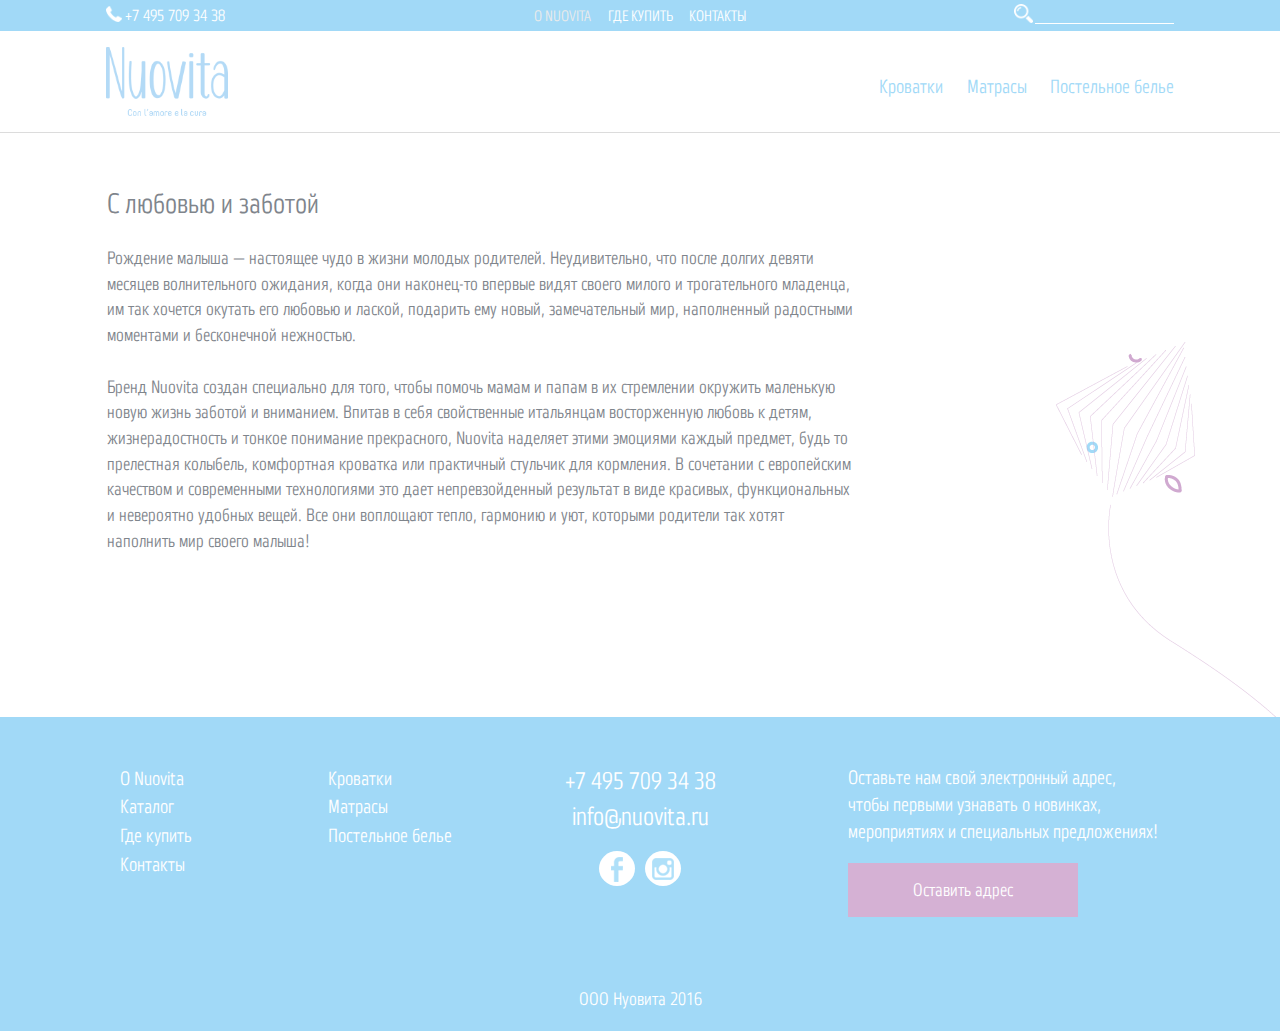
<file: nuovita_beta/history.html>
<!DOCTYPE HTML>
<html>
	<head>
		<title>О Nuovita</title>
		<meta charset = "utf-8">
		<meta name = "viewport" content = "width=device-width, initial-scale=1.0">
		
		<link rel="stylesheet" type="text/css" href="./plugins/slider/responsiveslides.css">
		<meta name = "description" content = "">
		<meta name = "author" content = "">
		<meta name = "format-detection" content = "telephone=no" />
    	<link rel="stylesheet" type="text/css" href="css/bootstrap.css">
    	<link rel="stylesheet" type="text/css" href="./style/main.css" media = "screen">
    	<link rel="stylesheet" type="text/css" href="./style/form_button.css" media = "screen">
	</head>
	<body>
		<div id = "x"></div>
		<div class = "container-fluid">
			<div class = "row  dropdown" >
				<div class = "col-xs-12 header ">
					<div class = "col-xs-6 hidden-md hidden-lg">
						<a href="index.html" class = "logo">
							<img src="./img/main/logo.png">
						</a>
					</div>
						<a class="c-hamburger c-hamburger--htx xl-header-view hidden-md hidden-lg"  id="dLabel" role="button" data-toggle="dropdown" data-target="#" href="#">
								<span>toggle menu</span>
						</a>
						
					
					<div class = "row  m-menu mob-menu" id = "mobilemenu" style = "">

						<div class = "col-xs-6 col-md-12 header-link-row-1">
							<div class = "row">
								<div class = "col-md-2 visible-md visible-lg header-tel">+7 495 709 34 38</div>
								<div class = "col-xs-12 col-md-8 header-link-1">
									<a href="./history.html" class = "this-link">О Nuovita</a>
									<!--<a href="#">Новости</a>
									<a href="#">Вопрос-Ответ</a>
									<a href="#">Статьи</a>
									<a href="#">Каталог</a>-->
									<a href="./where_to_buy.html">Где купить</a>
									<a href="./contacts.html">Контакты</a>
								</div>
								<div class = "col-xs-12 col-md-2 m-search">
									<span class = "search-icon"></span>
									<input type = "search" id = "">
								</div>
							</div>
						</div>

						<div class = "col-xs-6 col-md-12 header-link-row-2">
							<div class = "row">
								<div class = "col-md-2 visible-md visible-lg">
									<a href="index.html" class = "logo">
										<img src="./img/main/logo.png">
									</a>
								</div>
								<div class = "col-xs-12 col-md-10 header-link-2">
									<a href="./item.html" class = "link_menu">Кроватки</a>
									<a href="#" class = "link_menu">Матрасы</a>
									<a href="#" class = "link_menu">Постельное белье</a>
									<!--<a href="#">Колыбели</a>
									<a href="#" class = "link_menu">Стульчики</a>
									<a href="#" class = "link_menu">Манежи</a>
									<a href="#" class = "link_menu">Качели</a>-->
								</div>
							</div>
						</div>

					</div>
				</div>
			</div>
				

			<div class = "row ab">					
				<div class = "hidden-xs hidden-sm col-md-1 col-lg-2"></div>
				<div class = "col-xs-12 col-sm-12 col-md-7 col-lg-6">					
					<div class = "row">

						

						<div class = "col-xs-12 col-sm-offset-1 col-sm-10 col-md-12 col-md-offset-0 col-lg-12">
							<div class = "row">
								<div class = "second-header">С любовью и заботой</div>
								<div class = "usually-text">
									Рождение малыша — настоящее чудо в жизни молодых родителей. Неудивительно, что после долгих девяти месяцев волнительного ожидания, когда они наконец-то впервые видят своего милого и трогательного младенца, им так хочется окутать его любовью и лаской, подарить ему новый, замечательный мир, наполненный радостными моментами и бесконечной нежностью.
								</div>
								<div class = "usually-text">
									<br>Бренд Nuovita создан специально для того, чтобы помочь мамам и папам в их стремлении окружить маленькую новую жизнь заботой и вниманием. Впитав в себя свойственные итальянцам восторженную любовь к детям, жизнерадостность и тонкое понимание прекрасного, Nuovita наделяет этими эмоциями каждый предмет, будь то прелестная колыбель, комфортная кроватка или практичный стульчик для кормления. В&nbsp;сочетании с европейским качеством и современными технологиями это дает непревзойденный результат в&nbsp;виде красивых, функциональных и невероятно удобных вещей. Все они воплощают тепло, гармонию и уют, которыми родители так хотят наполнить мир своего малыша!
								</div>
							</div>
						</div>

						<div class = "hidden-xs hidden-sm col-md-1 col-lg-1"></div>

					</div>
				</div>

				<div class = "hidden-xs hidden-sm col-md-5 col-lg-4"></div>

			</div>
			

			

			<div class = "row footer">
				<div class = "col-xs-6 col-md-2 col-md-offset-1 col-lg-2 col-lg-offset-1">
					<a href="./history.html">О Nuovita</a>
					<!--<a href="">Новости</a>
					<a href="#">Вопрос-Ответ</a>
					<a href="#">Статьи</a>-->
					<a href="#">Каталог</a>
					<a href="./where_to_buy.html">Где купить</a>
					<a href="./contacts.html">Контакты</a>		
				</div>
				<div class = "col-xs-6 col-md-2 col-lg-2">
					<a href="item.html" class = "link_menu">Кроватки</a>
					<a href="#" class = "link_menu">Матрасы</a>
					<a href="#" class = "link_menu">Постельное белье</a>
					<!--<a href="#">Колыбели</a>
					<a href="#" class = "link_menu">Стульчики</a>
					<a href="#" class = "link_menu">Манежи</a>
					<a href="#" class = "link_menu">Качели</a>-->
				</div>
				<div class = "col-xs-12 col-md-2 col-lg-2">
					<div class = "row">
						<div class = "col-xs-12 col-md-12 footer-contact-tel">
							+7 495 709 34 38
						</div>
						<div class = "col-xs-12 col-md-12 footer-contact-mail">
							info@nuovita.ru				
						</div>
						<div class = "col-xs-6 col-md-6 footer-fb-social">
							<a href="#">
								<img src="./img/main/fb-social.png">
							</a>
						</div>
						<div class = "col-xs-6 col-md-6 footer-ig-social">
							<a href="#" class = "link_menu">						
								<img src="./img/main/ig-social.png">
							</a>
							<!--<a href="https://www.instagram.com/nuovita/" class = "link_menu">						
								<img src="./img/main/ig-social.png">
							</a>-->
						</div>
					</div>
				</div>
				<div class = "col-xs-12 col-md-3 col-md-offset-1 col-lg-3 col-lg-offset-1">
					<div class = "row">
						<div class = "col-xs-12 col-md-12">
							<div class = "footer-text">
								Оставьте нам свой электронный адрес, чтобы первыми узнавать о&nbsp;новинках, мероприятиях и&nbsp;специальных предложениях!
							</div>	
						</div>
						<div class = "col-xs-12 col-md-12  footer_button">
							<form class="" id="form1" action="nuovita_beta/form/form_processing.php" method="post" onsubmit="">
								<div class="form-button auto-close red">
									<label for="name" class="cta">
										<i class="icon fa fa-file-text-o"></i>
										<span class="text">Оставить адрес</span>
									</label>
									<input  class="input" type="text" placeholder="" id="user-mail" name="email">
									<button class="submit" type="submit">
										<i class="fa fa-arrow-right"></i>
									</button>
									<input type="hidden" name="submit1" value="1">
								</div>
							</form>
							<div class="success-message" id="success1">
			                     <div class="">
			                        <p class="">Благодарим<br> за оставленные данные!</p>
			                     </div>
			               </div>
			               <div class="success-message" id="error1">
			                     <div class="">
			                        <p class="">Ошибка<br> отправки формы</p><p>Попробуйте еще раз...</p>
			                     </div>
			               </div>
						</div>
					</div>
				</div>
				<div class = "col-xs-12 footer-bottom-row">
					ООО Нуовита 2016
				</div>
			</div>
		</div>	

		<script src="http://code.jquery.com/jquery-1.11.3.min.js"></script>

		<script type="text/javascript" src = "./js/bootstrap.min.js"></script>

		<script src="./plugins/slider/responsiveslides.min.js"></script>


		<script src="./plugins/form-button/form_button.min.js"></script>

		<script type="text/javascript">
         var formProcess = function(number) {
            var $form = $('#form' + number);
            var $success = $('#success' + number);
            var $error = $('#error' + number);

            $success.hide();
            $error.hide();

            $form.on('submit', function() {
               console.log($(this).serialize());
               $.post(
                  '/nuovita_beta/form/form_processing.php',
                  $(this).serialize(),
                  function(data) {
                     $form.slideUp();
                     if (data !== "0") {
                        $success.show();
                        //yaCounter28661776.reachGoal('ORDER');
                     } else {
                        $error.show();
                     }
                  }
                  );

               return false;
            });
         }

         $(function() {
            for (var i = 1; i <= 1; i++) {
               formProcess(i);
            }
         });
      </script>


		<script type="text/javascript">
		/*$(".rslides").responsiveSlides({
		    auto: true,             // Boolean: Animate automatically, true or false
		    speed: 500,            // Integer: Speed of the transition, in milliseconds
		    timeout: 4000,          // Integer: Time between slide transitions, in milliseconds
		    pager: false,           // Boolean: Show pager, true or false
		    nav: true,             // Boolean: Show navigation, true or false
		    random: false,          // Boolean: Randomize the order of the slides, true or false
		    pause: false,           // Boolean: Pause on hover, true or false
		    pauseControls: true,    // Boolean: Pause when hovering controls, true or false
		    prevText: "<",   // String: Text for the "previous" button
		    nextText: ">",       // String: Text for the "next" button
		    maxwidth: "",           // Integer: Max-width of the slideshow, in pixels
		    navContainer: "",       // Selector: Where controls should be appended to, default is after the 'ul'
		    manualControls: "",     // Selector: Declare custom pager navigation
		    namespace: "rslides",   // String: Change the default namespace used
		    before: function(){},   // Function: Before callback
		    after: function(){}     // Function: After callback
		});*/
			   
      // Slideshow 1
      $("#slider1").responsiveSlides({
        auto: true,
        pager: true,
        nav: false,
        speed: 500,
        timeout: 4000,
        namespace: "centered-btns"
      });
	</script>

	<script type="text/javascript">
	(function() {

		  "use strict";

		  var toggles = document.querySelectorAll(".c-hamburger");

		  for (var i = toggles.length - 1; i >= 0; i--) {
		    var toggle = toggles[i];
		    toggleHandler(toggle);
		  };

		  function toggleHandler(toggle) {
		    toggle.addEventListener( "click", function(e) {
		      e.preventDefault();
		      (this.classList.contains("is-active") === true) ? this.classList.remove("is-active") : this.classList.add("is-active");
		    });
		  }

		})();
	</script>

	<script type="text/javascript">
		$(function(){
			var zz;
			/*$(window).resize(function() {
				if ($(window).width() > 767) {
					zz = $("mobilemenu").attr("id");
					// $("mobilemenu").attr(style, "display:block;"); -->
					$("x").text("xcv");
				} else {
					$("mobilemenu").attr("style", "display:none;");
				}
			});*/
					$("#dLabel").bind("click", function() {
					if ($("#mobilemenu").hasClass("mob-menu")) {
						$("#mobilemenu").slideDown();
						$("#mobilemenu").removeClass("mob-menu");
					} else {					
						$("#mobilemenu").slideUp();					
						$("#mobilemenu").addClass("mob-menu");
					};

			})
				
		});

	</script>

	</body>
</html>
</file>
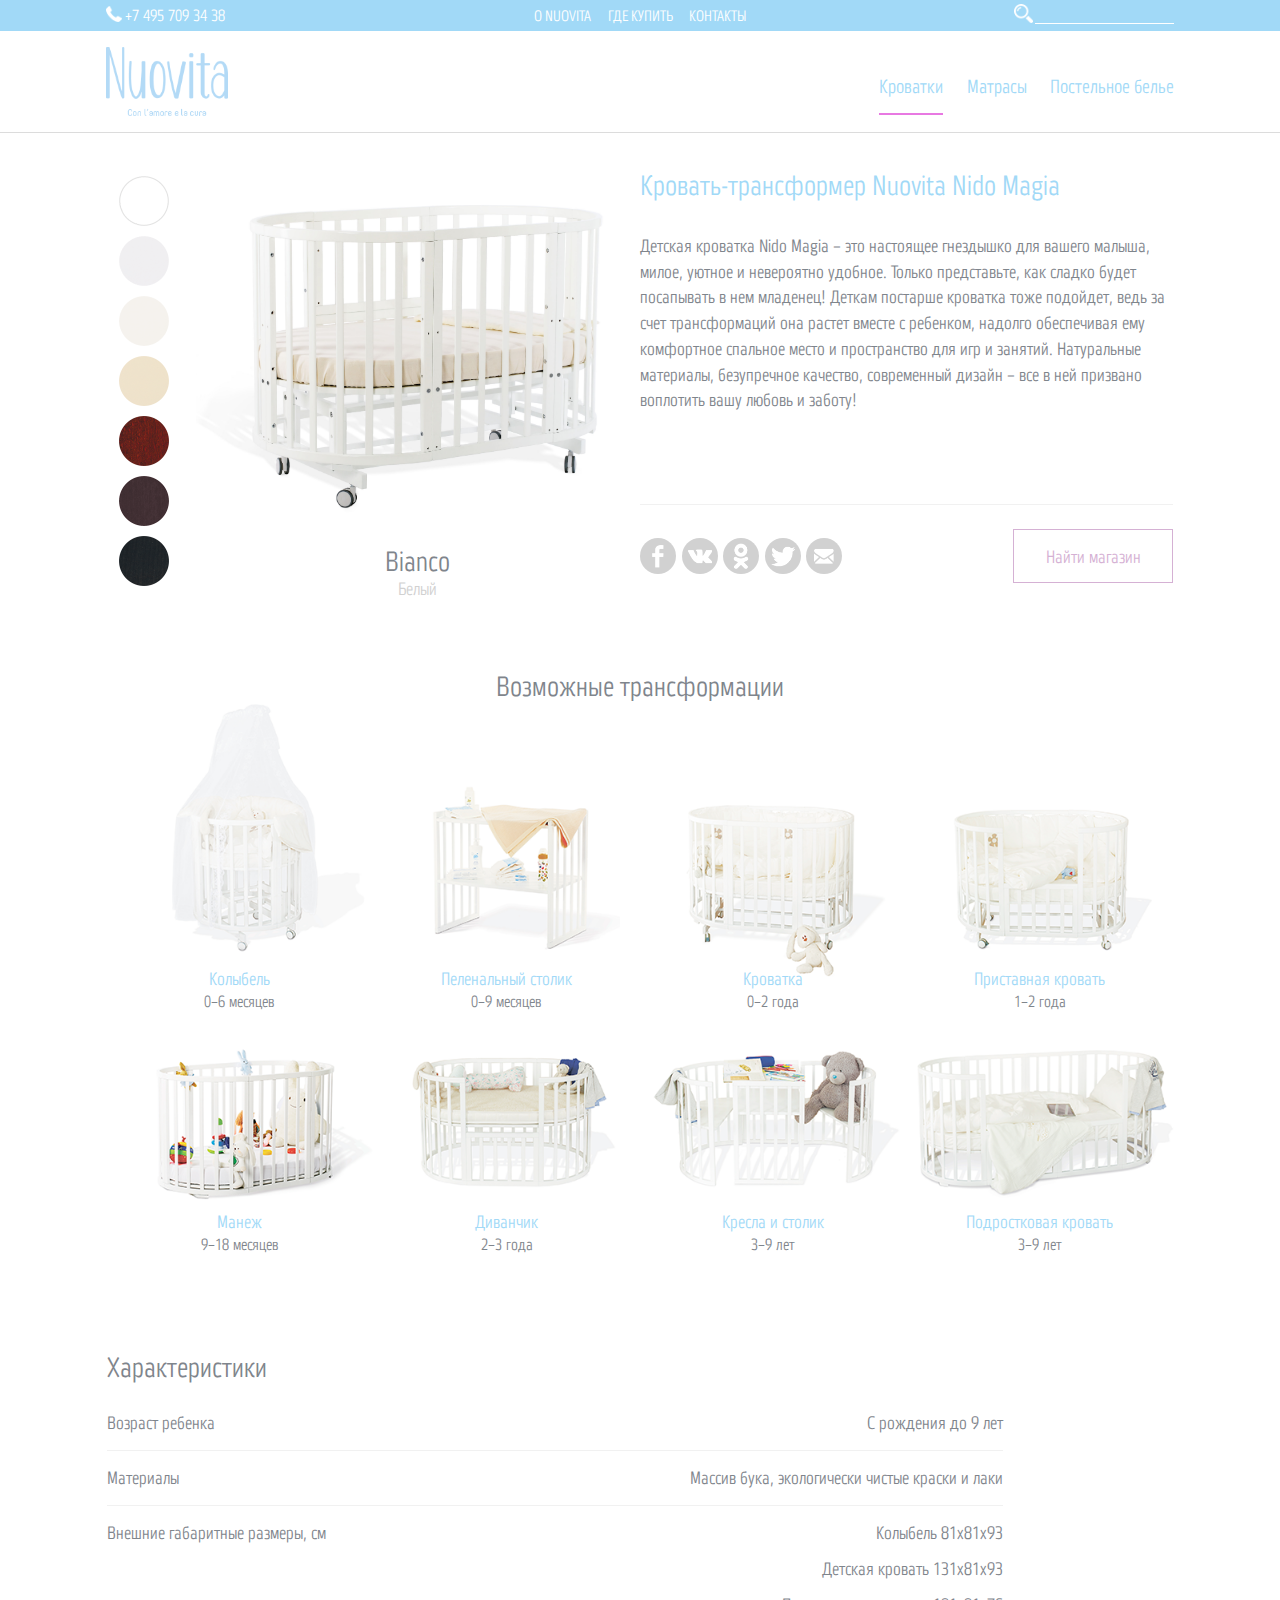
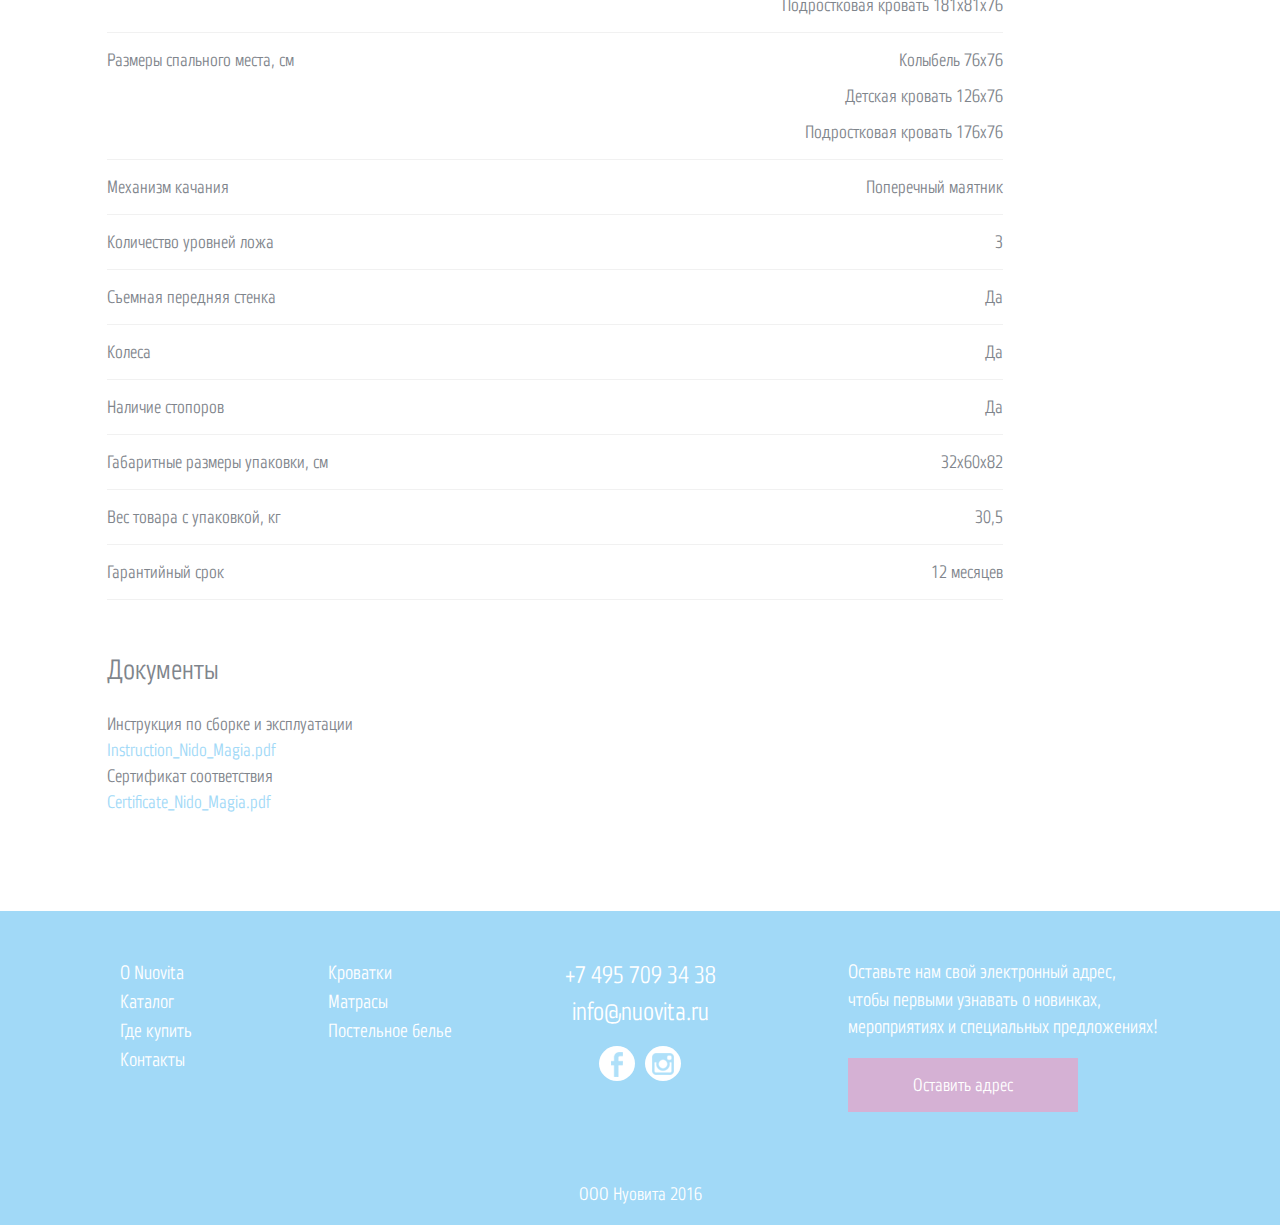
<file: nuovita_beta/item.html>
<!DOCTYPE HTML>
<html>
	<head>
		<title>Кроватка Nido Magia</title>
		<meta charset = "utf-8">
		<meta name = "viewport" content = "width=device-width, initial-scale=1.0">
		
		<link rel="stylesheet" type="text/css" href="./plugins/slider/responsiveslides.css">
		<meta name = "description" content = "">
		<meta name = "author" content = "">
		<meta name = "format-detection" content = "telephone=no" />
    	<link rel="stylesheet" type="text/css" href="css/bootstrap.css">
    	<link rel="stylesheet" type="text/css" href="./style/main.css" media = "screen">
    	<link rel="stylesheet" type="text/css" href="./style/form_button.css" media = "screen">
    	<link rel="stylesheet" href="./plugins/swipebox-master/swipebox.css">
    	<!--<link rel="stylesheet" href="./plugins/owlcarousel/owl.carousel.min.css">
    	<link rel="stylesheet" href="./plugins/owlcarousel/owl.theme.default.css">-->

    	
    	
	</head>
	<body>
		<div id = "x"></div>
		<div class = "container-fluid">
			<div class = "row  dropdown" >
				<div class = "col-xs-12 header ">
					<div class = "col-xs-6 hidden-md hidden-lg">
						<a href="index.html" class = "logo">
							<img src="./img/main/logo.png">
						</a>
					</div>
						<a class="c-hamburger c-hamburger--htx xl-header-view hidden-md hidden-lg"  id="dLabel" role="button" data-toggle="dropdown" data-target="#" href="#">
								<span>toggle menu</span>
						</a>
						
					
					<div class = "row  m-menu mob-menu" id = "mobilemenu" style = "">

						<div class = "col-xs-6 col-md-12 header-link-row-1">
							<div class = "row">
								<div class = "col-md-2 visible-md visible-lg header-tel">+7 495 709 34 38</div>
								<div class = "col-xs-12 col-md-8 header-link-1">
									<a href="./history.html">О Nuovita</a>
									<!--<a href="#">Новости</a>
									<a href="#">Вопрос-Ответ</a>
									<a href="#">Статьи</a>
									<a href="#">Каталог</a>-->
									<a href="./where_to_buy.html">Где купить</a>
									<a href="./contacts.html">Контакты</a>
								</div>
								<div class = "col-xs-12 col-md-2 m-search">
									<span class = "search-icon"></span>
									<input type = "search" id = "">
								</div>
							</div>
						</div>

						<div class = "col-xs-6 col-md-12 header-link-row-2">
							<div class = "row">
								<div class = "col-md-2 visible-md visible-lg">
									<a href="index.html" class = "logo">
										<img src="./img/main/logo.png">
									</a>
								</div>
								<div class = "col-xs-12 col-md-10 header-link-2">
									<a href="./item.html" class = "link_menu link-underline">Кроватки</a>
									<a href="#" class = "link_menu">Матрасы</a>
									<a href="#" class = "link_menu">Постельное белье</a>
									<!--<a href="#">Колыбели</a>
									<a href="#" class = "link_menu">Стульчики</a>
									<a href="#" class = "link_menu">Манежи</a>
									<a href="#" class = "link_menu">Качели</a>-->
								</div>
							</div>
						</div>

					</div>
				</div>
			</div>

			<div class = "row it-tabs">
				<div class = "col-xs-12 col-sm-12 col-md-5 col-md-offset-1 col-lg-5 col-lg-offset-1">
					<div class = "row">
						<div class = "col-xs-2 col-sm-1 col-sm-offset-2 col-md-2 col-md-offset-0 col-lg-2">
							<ul id="tabs-titles" class = "nav">

								<li class="nav-title"> <!-- default (on page load), first one is currently displayed -->
									<img src="./img/tabs/nav-1.png">
								</li>

								<li class = "nav-title">
									<img src="./img/tabs/nav-2.png">
								</li>

								<li class = "nav-title">
									<img src="./img/tabs/nav-3.png">
								</li>

								<li class="nav-title"> <!-- default (on page load), first one is currently displayed -->
									<img src="./img/tabs/nav-4.png">
								</li>

								<li class = "nav-title">
									<img src="./img/tabs/nav-5.png">
								</li>

								<li class = "nav-title">
									<img src="./img/tabs/nav-6.png">
								</li>

								<li class="nav-title"> <!-- default (on page load), first one is currently displayed -->
									<img src="./img/tabs/nav-7.png">
								</li>

							</ul>
						</div>
						<div class = "col-xs-10 col-sm-9 col-md-10 col-lg-10">
							<ul id="tabs-contents">
								<li>
									<div class="content">
										<a href="./img/item/bianco_2.jpg" class="swipebox" title="Bianco">
											<img src="./img/item/bianco_2.jpg">
										</a>
										<p class = "it-tab-head">Bianco</p>
										<p class = "it-tab-text">Белый</p>
									</div>
								</li>
								<li>
									<div class="content">
										<a href="./img/item/perla_2.jpg" class="swipebox" title="Perla">
											<img src="./img/item/perla_2.jpg">
										</a>
										<p class = "it-tab-head">Perla</p>
										<p class = "it-tab-text">Белый жемчуг</p>
									</div>
								</li>
								<li>
									<div class="content">
										<a href="./img/item/avorio_2.jpg" class="swipebox" title="Vaniglia">
											<img src="./img/item/avorio_2.jpg">
										</a>
										<p class = "it-tab-head">Vaniglia</p>
										<p class = "it-tab-text">Ваниль</p>
									</div>
								</li>
								<li>
									<div class="content">
										<a href="./img/item/vaniglia_2.jpg" class="swipebox" title="Avorio">
											<img src="./img/item/vaniglia_2.jpg">
										</a>
										<p class = "it-tab-head">Avorio</p>
										<p class = "it-tab-text">Слоновая кость</p>
									</div>
								</li>
								<li>
									<div class="content">
										<a href="./img/item/mogano_2.jpg" class="swipebox" title="Mogano">
											<img src="./img/item/mogano_2.jpg">
										</a>
										<p class = "it-tab-head">Mogano</p>
										<p class = "it-tab-text">Махагон</p>
									</div>
								</li>
								<li>
									<div class="content">
										<a href="./img/item/noce_scuro_2.jpg" class="swipebox" title="Noce scuro">
											<img src="./img/item/noce_scuro_2.jpg">
										</a>
										<p class = "it-tab-head">Noce scuro</p>
										<p class = "it-tab-text">Темный орех</p>
									</div>
								</li>
								<li>
									<div class="content">
										<a href="./img/item/wenge_2.jpg" class="swipebox" title="Wenge">
											<img src="./img/item/wenge_2.jpg">
										</a>
										<p class = "it-tab-head">Wenge</p>
										<p class = "it-tab-text">Венге</p>
									</div>
								</li>
							</ul>
						</div>
					</div>			
				</div>




				<div class = "col-xs-12 col-sm-12 col-md-5 col-lg-5 it-descript">
					<div class = "row">
						<div class = "col-xs-12 col-sm-12 col-md-12 it-descript-header">Кровать-трансформер Nuovita Nido Magia</div>

						<div class = "col-xs-12 col-sm-12 col-md-12 it-descript-text">Детская кроватка Nido Magia – это настоящее гнездышко для вашего малыша, милое, уютное и невероятно удобное. Только представьте, как сладко будет посапывать в нем младенец! Деткам постарше кроватка тоже подойдет, ведь за счет трансформаций она растет вместе с ребенком, надолго обеспечивая ему комфортное спальное место и пространство для игр и занятий. Натуральные материалы, безупречное качество, современный дизайн – все в ней призвано воплотить вашу любовь и заботу!</div>

						<div class = "col-xs-12 col-sm-12 col-md-12 it-descript-contact">
							<div class = "row">
								<div class = "col-xs-12 col-sm-12 col-md-7 col-lg-6 it-descript-social goodshare-color">
									<a href="#" class="goodshare" data-type="fb"><img src="./img/item/fb.png"></a>
									<a href="#" class="goodshare" data-type="vk"><img src="./img/item/vk.png"></a>
									<a href="#" class="goodshare" data-type="ok"><img src="./img/item/oc.png"></a>
									<a href="#" class="goodshare" data-type="tw"><img src="./img/item/tw.png"></a>
									<a href="#" class="goodshare" data-type="mr"><img src="./img/item/social.png"></a>
								</div>
								<div class = "col-xs-12 col-sm-12 col-md-5 col-lg-6 it-descript-shop">
									<a href="./where_to_buy.html">Найти магазин</a>
								</div>
							</div>
						</div>
					</div>
				</div>
				<div class = "hidden-xs hidden-sm col-md-1 col-lg-1"></div>
			</div>
			
			<!--<div class = "row">
				<div class = "hidden-xs hidden-sm col-md-12 col-lg-12 item-second-header">Возможные трансформации</div>

				<div class = "hidden-xs hidden-sm col-md-1 col-lg-1"></div>

				<div class = "hidden-xs hidden-sm col-md-10 col-lg-10">

					<div class = "row">
						<div class = "col-md-12 col-lg-12 it-trans-img-1">
							<img src="./img/item/transformations.png">
						</div>
					</div>
				</div>

				<div class = "hidden-xs hidden-sm col-md-1 col-lg-1"></div>

			</div>-->


			<div class = "row">
				<div class = "hidden-xs hidden-sm col-md-12 col-lg-12 item-second-header">Возможные трансформации</div>

				<div class = "hidden-xs hidden-sm col-md-0 col-lg-0"></div>

				<div class = "hidden-xs hidden-sm col-md-12 col-lg-12">

					<div class = "row">
						<div class = "col-md-12 col-lg-12 it-trans-img-1">
							<img src="./img/item/it-img-row-1.png">
						</div>
						<div class = "col-md-10 col-md-offset-1">
							<div class = "row">
								<div class = "col-md-3 col-lg-3">
									<div class = "col-md-12 col-lg-12 it-trans-header">Колыбель</div>							
									<div class = "col-md-12 col-lg-12 it-trans-age">0–6 месяцев</div>
								</div>
								<div class = "col-md-3 col-lg-3">
									<div class = "col-md-12 col-lg-12 it-trans-header">Пеленальный столик</div>							
									<div class = "col-md-12 col-lg-12 it-trans-age">0–9 месяцев</div>
								</div>
								<div class = "col-md-3 col-lg-3">
									<div class = "col-md-12 col-lg-12 it-trans-header">Кроватка</div>							
									<div class = "col-md-12 col-lg-12 it-trans-age">0–2 года</div>
								</div>
								<div class = "col-md-3 col-lg-3">
									<div class = "col-md-12 col-lg-12 it-trans-header">Приставная кровать</div>							
									<div class = "col-md-12 col-lg-12 it-trans-age">1–2 года</div>
								</div>
							</div>
						</div>					
					</div>

					<div class = "row">
						<div class = "col-md-12 col-lg-12 it-trans-img-2">
							<img src="./img/item/it-img-row-2.png">
						</div>
						<div class = "col-md-10 col-md-offset-1">
							<div class = "row">
								<div class = "col-md-3 col-lg-3">
									<div class = "col-md-12 col-lg-12 it-trans-header">Манеж</div>							
									<div class = "col-md-12 col-lg-12 it-trans-age">9–18 месяцев</div>
								</div>
								<div class = "col-md-3 col-lg-3">
									<div class = "col-md-12 col-lg-12 it-trans-header">Диванчик</div>							
									<div class = "col-md-12 col-lg-12 it-trans-age">2–3 года</div>
								</div>
								<div class = "col-md-3 col-lg-3">
									<div class = "col-md-12 col-lg-12 it-trans-header">Кресла и столик</div>							
									<div class = "col-md-12 col-lg-12 it-trans-age">3–9 лет</div>
								</div>
								<div class = "col-md-3 col-lg-3">
									<div class = "col-md-12 col-lg-12 it-trans-header">Подростковая кровать</div>							
									<div class = "col-md-12 col-lg-12 it-trans-age">3–9 лет</div>
								</div>
							</div>
						</div>
					</div>

				</div>

				<div class = "hidden-xs hidden-sm col-md-0 col-lg-0"></div>

			</div>
				
<!--
			<div class = "row">
				<div class = "col-xs-12 main-slider">
					<div class="rslides_container">
						<ul class="rslides" id="slider1">
							<li style= "display:inline; transition: opacity 0ms ease-in-out;">
								<img src="./img/main/slide1.jpg" alt="" class = "rslider_max_img">
								<img src="./img/main/slide1_m.jpg" alt="" class = "rslider_min_img">
							</li>
							<li style= "display:inline; transition: opacity 0ms ease-in-out;">
								<img src="./img/main/slide1_test.jpg" alt="" class = "rslider_max_img">
								<img src="./img/main/slide1_m_test.jpg" alt="" class = "rslider_min_img">
							</li>
							<li style= "display:inline; transition: opacity 0ms ease-in-out;">
								<img src="./img/main/slide1.jpg" alt="" class = "rslider_max_img">
								<img src="./img/main/slide1_m.jpg" alt="" class = "rslider_min_img">
							</li>
						</ul>
					</div>
				</div>
			</div>
-->
			<div class = "row it-character">

				<div class = "hidden-xs hidden-sm col-md-1 col-lg-2"></div>

				<div class = "col-xs-12 col-sm-10 col-sm-offset-1 col-md-11 col-md-offset-1 col-lg-6 col-lg-offset-0">

					<div class = "row">
						<div class = "col-xs-12 col-sm-12 col-md-12 second-header wb-padding">
							Характеристики
						</div>
						<div></div>
						<div class = "col-xs-12 col-sm-12 col-md-10 col-lg-12 col-lg-offset-0 wb-netshops-list">
							<div class = "row">

								<div class = "col-xs-12 col-sm-5 col-md-4 wb-netshop-name">Возраст ребенка</div>
								<div class = "col-xs-12 col-sm-7 col-md-7 it-charact-value">С рождения до 9 лет</div>
								<div class = "clearfix"></div>

								<div class = "col-xs-12 col-sm-5 col-md-4 wb-netshop-name">Материалы</div>
								<div class = "col-xs-12 col-sm-7 col-md-7 it-charact-value">Массив бука, экологически чистые краски и лаки</div>
								<div class = "clearfix"></div>
								
								<div class = "col-xs-12 col-sm-5 col-md-4 wb-netshop-name it-character-size">Внешние габаритные размеры, см</div>
								<div class = "col-xs-12 col-sm-7 col-md-7 it-charact-value">
									<div class = "row">
										<div class = "col-xs-12 col-sm-12 col-md-12">Колыбель  81x81x93</div>
										<div class = "col-xs-12 col-sm-12 col-md-12">Детская кровать  131x81x93</div>
										<div class = "col-xs-12 col-sm-12 col-md-12">Подростковая кровать  181x81x76</div>
									</div>
								</div>
								<div class = "clearfix"></div>

								<div class = "col-xs-12 col-sm-5 col-md-4 wb-netshop-name it-character-size">Размеры спального места, см</div>
								<div class = "col-xs-12 col-sm-7 col-md-7 it-charact-value">
									<div class = "row">
										<div class = "col-xs-12 col-sm-12 col-md-12">Колыбель   76x76</div>
										<div class = "col-xs-12 col-sm-12 col-md-12">Детская кровать  126x76</div>
										<div class = "col-xs-12 col-sm-12 col-md-12">Подростковая кровать  176x76</div>
									</div>
								</div>
								<div class = "clearfix"></div>

								<div class = "col-xs-12 col-sm-5 col-md-4 wb-netshop-name">Механизм качания</div>
								<div class = "col-xs-12 col-sm-7 col-md-7 it-charact-value">Поперечный маятник</div>
								<div class = "clearfix"></div>
								
								<div class = "col-xs-12 col-sm-5 col-md-4 wb-netshop-name">Количество уровней ложа</div>
								<div class = "col-xs-12 col-sm-7 col-md-7 it-charact-value">3</div>
								<div class = "clearfix"></div>

								<div class = "col-xs-12 col-sm-5 col-md-4 wb-netshop-name">Съемная передняя стенка</div>
								<div class = "col-xs-12 col-sm-7 col-md-7 it-charact-value">Да</div>
								<div class = "clearfix"></div>

								<div class = "col-xs-12 col-sm-5 col-md-4 wb-netshop-name">Колеса</div>
								<div class = "col-xs-12 col-sm-7 col-md-7 it-charact-value">Да</div>
								<div class = "clearfix"></div>

								<div class = "col-xs-12 col-sm-5 col-md-4 wb-netshop-name">Наличие стопоров</div>
								<div class = "col-xs-12 col-sm-7 col-md-7 it-charact-value">Да</div>
								<div class = "clearfix"></div>

								<div class = "col-xs-12 col-sm-5 col-md-4 wb-netshop-name">Габаритные размеры упаковки, см</div>
								<div class = "col-xs-12 col-sm-7 col-md-7 it-charact-value">32x60x82</div>
								<div class = "clearfix"></div>

								<div class = "col-xs-12 col-sm-5 col-md-4 wb-netshop-name">Вес товара с упаковкой, кг</div>
								<div class = "col-xs-12 col-sm-7 col-md-7 it-charact-value">30,5</div>
								<div class = "clearfix"></div>

								<div class = "col-xs-12 col-sm-5 col-md-4 wb-netshop-name">Гарантийный срок</div>
								<div class = "col-xs-12 col-sm-7 col-md-7 it-charact-value">12 месяцев</div>
								<div class = "clearfix"></div>
							</div>
						</div>
					</div>

				</div>

				<div class = "col-xs-12 col-sm-11 col-sm-offset-1 col-md-11 col-md-offset-1 col-lg-2">
					<div class = "row">
						<div class = "col-xs-12 second-header">Документы</div>
						<div class = "col-xs-12 usually-text">Инструкция по сборке и эксплуатации</div>
						<div class = "col-xs-12 it-docum-url"><a target="_blank" href="./documents/Instruction_Nido_Magia.pdf">Instruction_Nido_Magia.pdf</a></div>
						<div class = "col-xs-12 usually-text">Сертификат соответствия</div>
						<div class = "col-xs-12 it-docum-url"><a target="_blank" href="./documents/Certificate_Nido_Magia.pdf">Certificate_Nido_Magia.pdf</a></div>
					</div>
				</div>
			</div>
			<!--
			<div class = "row it-character">

				<div class = "hidden-xs hidden-sm col-md-1 col-lg-2"></div>

				<div class = "col-xs-12 col-sm-10 col-sm-offset-1 col-md-11 col-md-offset-1 col-lg-6 col-lg-offset-0">

					<div class = "row">
						<div class = "col-xs-12 col-sm-12 col-md-12 wb-netshops-header">
							Характеристики
						</div>
						<div></div>
						<div class = "col-xs-12 col-sm-12 col-md-12 col-md-10 col-lg-12 col-lg-offset-0 wb-netshops-list">
							<div class = "row">

								<div class = "col-xs-5 col-sm-5 col-md-4 wb-netshop-name">Возраст ребенка</div>
								<div class = "col-xs-7 col-sm-7 col-md-7 it-charact-value">С рождения до 9 лет</div>
								<div class = "clearfix"></div>

								<div class = "col-xs-5 col-sm-5 col-md-4 wb-netshop-name">Материалы</div>
								<div class = "col-xs-7 col-sm-7 col-md-7 it-charact-value">Массив бука, экологически чистые краски и лаки</div>
								<div class = "clearfix"></div>
								
								<div class = "col-xs-5 col-sm-5 col-md-4 wb-netshop-name it-character-size">Внешние габаритные размеры, см</div>
								<div class = "col-xs-7 col-sm-7 col-md-7 it-charact-value">
									<div class = "row">
										<div class = "col-xs-12 col-sm-12 col-md-12">Колыбель  81x81x93</div>
										<div class = "col-xs-12 col-sm-12 col-md-12">Детская кровать  131x81x93</div>
										<div class = "col-xs-12 col-sm-12 col-md-12">Подростковая кровать  181x81x76</div>
									</div>
								</div>
								<div class = "clearfix"></div>

								<div class = "col-xs-5 col-sm-5 col-md-4 wb-netshop-name it-character-size">Размеры спального места, см</div>
								<div class = "col-xs-7 col-sm-7 col-md-7 it-charact-value">
									<div class = "row">
										<div class = "col-xs-12 col-sm-12 col-md-12">Колыбель   76x76</div>
										<div class = "col-xs-12 col-sm-12 col-md-12">Детская кровать  126x76</div>
										<div class = "col-xs-12 col-sm-12 col-md-12">Подростковая кровать  176x76</div>
									</div>
								</div>
								<div class = "clearfix"></div>

								<div class = "col-xs-5 col-sm-5 col-md-4 wb-netshop-name">Механизм качания</div>
								<div class = "col-xs-7 col-sm-7 col-md-7 it-charact-value">Поперечный маятник</div>
								<div class = "clearfix"></div>
								
								<div class = "col-xs-5 col-sm-5 col-md-4 wb-netshop-name">Количество уровней ложа</div>
								<div class = "col-xs-7 col-sm-7 col-md-7 it-charact-value">3</div>
								<div class = "clearfix"></div>

								<div class = "col-xs-5 col-sm-5 col-md-4 wb-netshop-name">Съемная передняя стенка</div>
								<div class = "col-xs-7 col-sm-7 col-md-7 it-charact-value">Да</div>
								<div class = "clearfix"></div>

								<div class = "col-xs-5 col-sm-5 col-md-4 wb-netshop-name">Колеса</div>
								<div class = "col-xs-7 col-sm-7 col-md-7 it-charact-value">Да</div>
								<div class = "clearfix"></div>

								<div class = "col-xs-5 col-sm-5 col-md-4 wb-netshop-name">Наличие стопоров</div>
								<div class = "col-xs-7 col-sm-7 col-md-7 it-charact-value">Да</div>
								<div class = "clearfix"></div>

								<div class = "col-xs-5 col-sm-5 col-md-4 wb-netshop-name">Габаритные размеры упаковки, см</div>
								<div class = "col-xs-7 col-sm-7 col-md-7 it-charact-value">32x60x82</div>
								<div class = "clearfix"></div>

								<div class = "col-xs-5 col-sm-5 col-md-4 wb-netshop-name">Вес товара с упаковкой, кг</div>
								<div class = "col-xs-7 col-sm-7 col-md-7 it-charact-value">30,5</div>
								<div class = "clearfix"></div>

								<div class = "col-xs-5 col-sm-5 col-md-4 wb-netshop-name">Гарантийный срок</div>
								<div class = "col-xs-7 col-sm-7 col-md-7 it-charact-value">12 месяцев</div>
								<div class = "clearfix"></div>
							</div>
						</div>
					</div>

				</div>

				<div class = "col-xs-12 col-sm-11 col-sm-offset-1 col-md-11 col-md-offset-1 col-lg-2">
					<div class = "row">
						<div class = "col-xs-12 wb-netshops-header">Документы</div>
						<div class = "col-xs-12 it-docum-name">Инструкция по сборке и эксплуатации</div>
						<div class = "col-xs-12 it-docum-url"><a target="_blank" href="./documents/Instruction_Nido_Magia.pdf">Instruction_Nido_Magia.pdf</a></div>
						<div class = "col-xs-12 it-docum-name">Сертификат соотвествия</div>
						<div class = "col-xs-12 it-docum-url"><a target="_blank" href="./documents/Certificate_Nido_Magia.pdf">Certificate_Nido_Magia.pdf</a></div>
					</div>
				</div>
			</div>
		-->
<!--
			<div class = "row">
				<div class = "col-xs-12 main-slider">
					<div class="rslides_container">
						<ul class="rslides" id="slider2">
							<li style= "display:inline; transition: opacity 0ms ease-in-out;">
								<img src="./img/1.jpg" alt="" class = "rslider_max_img">
								<img src="./img/4.jpg" alt="" class = "rslider_min_img">
								
							</li>
							<li style= "display:inline; transition: opacity 0ms ease-in-out;">
								<img src="./img/2.jpg" alt="" class = "rslider_max_img">
								<img src="./img/5.jpg" alt="" class = "rslider_min_img">
								
							</li>
							<li style= "display:inline; transition: opacity 0ms ease-in-out;">
								<img src="./img/3.jpg" alt="" class = "rslider_max_img">
								<img src="./img/6.jpg" alt="" class = "rslider_min_img">
								
							</li>
						</ul>
					</div>
				</div>
			</div>
-->			
			<!--<div class = "row">
				<div class="owl-carousel">
					<div class = "item"><img src="./img/item/second-sl-1.png"></div>
					<div class = "item"><img src="./img/item/second-sl-2.png"></div>
					<div class = "item"><img src="./img/item/second-sl-3.png"></div>

					<div class = "item"><img src="./img/item/second-sl-3.png"></div>
					<div class = "item"><img src="./img/item/second-sl-2.png"></div>
					<div class = "item"><img src="./img/item/second-sl-1.png"></div>

					<div class = "item"><img src="./img/item/second-sl-2.png"></div>
					<div class = "item"><img src="./img/item/second-sl-1.png"></div>
					<div class = "item"><img src="./img/item/second-sl-3.png"></div>
				</div>
			</div>-->

			<div class = "row footer">
				<div class = "col-xs-6 col-md-2 col-md-offset-1 col-lg-2 col-lg-offset-1">
					<a href="./history.html">О Nuovita</a>
					<!--<a href="">Новости</a>
					<a href="#">Вопрос-Ответ</a>
					<a href="#">Статьи</a>-->
					<a href="#">Каталог</a>
					<a href="./where_to_buy.html">Где купить</a>
					<a href="./contacts.html">Контакты</a>		
				</div>
				<div class = "col-xs-6 col-md-2 col-lg-2">
					<a href="item.html" class = "link_menu">Кроватки</a>
					<a href="#" class = "link_menu">Матрасы</a>
					<a href="#" class = "link_menu">Постельное белье</a>
					<!--<a href="#">Колыбели</a>
					<a href="#" class = "link_menu">Стульчики</a>
					<a href="#" class = "link_menu">Манежи</a>
					<a href="#" class = "link_menu">Качели</a>-->
				</div>
				<div class = "col-xs-12 col-md-2 col-lg-2">
					<div class = "row">
						<div class = "col-xs-12 col-md-12 footer-contact-tel">
							+7 495 709 34 38
						</div>
						<div class = "col-xs-12 col-md-12 footer-contact-mail">
							info@nuovita.ru				
						</div>
						<div class = "col-xs-6 col-md-6 footer-fb-social">
							<a href="#">
								<img src="./img/main/fb-social.png">
							</a>
						</div>
						<div class = "col-xs-6 col-md-6 footer-ig-social">
							<a href="#" class = "link_menu">						
								<img src="./img/main/ig-social.png">
							</a>
							<!--<a href="https://www.instagram.com/nuovita/" class = "link_menu">						
								<img src="./img/main/ig-social.png">
							</a>-->
						</div>
					</div>
				</div>
				<div class = "col-xs-12 col-md-3 col-md-offset-1 col-lg-3 col-lg-offset-1">
					<div class = "row">
						<div class = "col-xs-12 col-md-12">
							<div class = "footer-text">
								Оставьте нам свой электронный адрес, чтобы первыми узнавать о&nbsp;новинках, мероприятиях и&nbsp;специальных предложениях!
							</div>	
						</div>
						<div class = "col-xs-12 col-md-12 footer_button">
							<form class="" id="form1" action="nuovita_beta/form/form_processing.php" method="post" onsubmit="">
								<div class="form-button auto-close red">
									<label for="name" class="cta">
										<i class="icon fa fa-file-text-o"></i>
										<span class="text">Оставить адрес</span>
									</label>
									<input  class="input" type="text" placeholder="" id="user-mail" name="email">
									<button class="submit" type="submit">
										<i class="fa fa-arrow-right"></i>
									</button>
									<input type="hidden" name="submit1" value="1">
								</div>
							</form>
							<div class="success-message" id="success1">
			                     <div class="">
			                        <p class="">Благодарим<br> за оставленные данные!</p>
			                     </div>
			               </div>
			               <div class="success-message" id="error1">
			                     <div class="">
			                        <p class="">Ошибка<br> отправки формы</p><p>Попробуйте еще раз...</p>
			                     </div>
			               </div>
						</div>
					</div>
				</div>
				<div class = "col-xs-12 footer-bottom-row">
					ООО Нуовита 2016
				</div>
			</div>
		</div>	

		<script src="http://code.jquery.com/jquery-1.11.3.min.js"></script>

		<script type="text/javascript" src = "./js/bootstrap.min.js"></script>

		<script src="./plugins/slider/responsiveslides.min.js"></script>

		<script src="./plugins/form-button/form_button.min.js"></script>

		<script src="./plugins/swipebox-master/jquery.swipebox.min.js"></script>

		<script type="text/javascript" src = "./plugins/social-nets/goodshare.min.js"></script>
		
		<!--<script src="./plugins/owlcarousel/owl.carousel.min.js"></script>-->

		<script type="text/javascript">
         var formProcess = function(number) {
            var $form = $('#form' + number);
            var $success = $('#success' + number);
            var $error = $('#error' + number);

            $success.hide();
            $error.hide();

            $form.on('submit', function() {
               console.log($(this).serialize());
               $.post(
                  '/nuovita_beta/form/form_processing.php',
                  $(this).serialize(),
                  function(data) {
                     $form.slideUp();
                     if (data !== "0") {
                        $success.show();
                        //yaCounter28661776.reachGoal('ORDER');
                     } else {
                        $error.show();
                     }
                  }
                  );

               return false;
            });
         }

         $(function() {
            for (var i = 1; i <= 1; i++) {
               formProcess(i);
            }
         });
      </script>

		<script type="text/javascript">
		/*$(".rslides").responsiveSlides({
		    auto: true,             // Boolean: Animate automatically, true or false
		    speed: 500,            // Integer: Speed of the transition, in milliseconds
		    timeout: 4000,          // Integer: Time between slide transitions, in milliseconds
		    pager: false,           // Boolean: Show pager, true or false
		    nav: true,             // Boolean: Show navigation, true or false
		    random: false,          // Boolean: Randomize the order of the slides, true or false
		    pause: false,           // Boolean: Pause on hover, true or false
		    pauseControls: true,    // Boolean: Pause when hovering controls, true or false
		    prevText: "<",   // String: Text for the "previous" button
		    nextText: ">",       // String: Text for the "next" button
		    maxwidth: "",           // Integer: Max-width of the slideshow, in pixels
		    navContainer: "",       // Selector: Where controls should be appended to, default is after the 'ul'
		    manualControls: "",     // Selector: Declare custom pager navigation
		    namespace: "rslides",   // String: Change the default namespace used
		    before: function(){},   // Function: Before callback
		    after: function(){}     // Function: After callback
		});*/
			   
      // Slideshow 1
      $("#slider1").responsiveSlides({
        auto: true,
        pager: true,
        nav: false,
        speed: 500,
        timeout: 4000,
        namespace: "centered-btns"
      });
	</script>

	<script type="text/javascript">
		/*$(".rslides").responsiveSlides({
		    auto: true,             // Boolean: Animate automatically, true or false
		    speed: 500,            // Integer: Speed of the transition, in milliseconds
		    timeout: 4000,          // Integer: Time between slide transitions, in milliseconds
		    pager: false,           // Boolean: Show pager, true or false
		    nav: true,             // Boolean: Show navigation, true or false
		    random: false,          // Boolean: Randomize the order of the slides, true or false
		    pause: false,           // Boolean: Pause on hover, true or false
		    pauseControls: true,    // Boolean: Pause when hovering controls, true or false
		    prevText: "<",   // String: Text for the "previous" button
		    nextText: ">",       // String: Text for the "next" button
		    maxwidth: "",           // Integer: Max-width of the slideshow, in pixels
		    navContainer: "",       // Selector: Where controls should be appended to, default is after the 'ul'
		    manualControls: "",     // Selector: Declare custom pager navigation
		    namespace: "rslides",   // String: Change the default namespace used
		    before: function(){},   // Function: Before callback
		    after: function(){}     // Function: After callback
		});*/
			   
      // Slideshow 1
      $("#slider2").responsiveSlides({
        auto: true,
        pager: true,
        nav: false,
        speed: 500,
        timeout: 4000,
        namespace: "centered-btns"
      });
	</script>

	<script type="text/javascript">
	(function() {

		  "use strict";

		  var toggles = document.querySelectorAll(".c-hamburger");

		  for (var i = toggles.length - 1; i >= 0; i--) {
		    var toggle = toggles[i];
		    toggleHandler(toggle);
		  };

		  function toggleHandler(toggle) {
		    toggle.addEventListener( "click", function(e) {
		      e.preventDefault();
		      (this.classList.contains("is-active") === true) ? this.classList.remove("is-active") : this.classList.add("is-active");
		    });
		  }

		})();
	</script>

	<script type="text/javascript">
		$(function(){
			var zz;
			/*$(window).resize(function() {
				if ($(window).width() > 767) {
					zz = $("mobilemenu").attr("id");
					// $("mobilemenu").attr(style, "display:block;"); -->
					$("x").text("xcv");
				} else {
					$("mobilemenu").attr("style", "display:none;");
				}
			});*/
					$("#dLabel").bind("click", function() {
					if ($("#mobilemenu").hasClass("mob-menu")) {
						$("#mobilemenu").slideDown();
						$("#mobilemenu").removeClass("mob-menu");
					} else {					
						$("#mobilemenu").slideUp();					
						$("#mobilemenu").addClass("mob-menu");
					};

			})
				
		});

	</script>

	<!--<script type="text/javascript">
		$('#responsiveTabs').responsiveTabs({
			startCollapsed: 'tabs',
			active: 0,
			rotate: false,
			event: 'click',
			animation: 'fade',
			animationQueue:  true,
			duration: 500
		});
	</script> -->

	<script type="text/javascript">
;( function( $ ) {

	$( '.swipebox' ).swipebox( {
		useCSS : true, // false will force the use of jQuery for animations
		useSVG : true, // false to force the use of png for buttons
		initialIndexOnArray : 0, // which image index to init when a array is passed
		hideCloseButtonOnMobile : false, // true will hide the close button on mobile devices
		hideBarsDelay : null, // delay before hiding bars on desktop
		videoMaxWidth : 1140, // videos max width
		beforeOpen: function() {}, // called before opening
		afterOpen: null, // called after opening
		afterClose: function() {}, // called after closing
		loopAtEnd: false // true will return to the first image after the last image is reached
	} );

} )( jQuery );
</script>

	<script type="text/javascript">
		var tabs = $('#tabs-titles li'); //grab tabs
		var contents = $('#tabs-contents li'); //grab contents


		

		tabs.bind('click',function(){
		  contents.fadeOut("slow"); //hide all contents
			tabs.removeClass('current');
		  $(contents[$(this).index()]).fadeIn("slow");//remove 'current' classes
		  
		  $(this).addClass('current'); //add current class on clicked tab title
		});
	</script>

	<!--<script>
      var owl = $('.owl-carousel');
      owl.owlCarousel({
        responsive: {
          0: {
            items: 1
          },
          768: {
            items: 2
          },
          960: {
            items: 3
          }
        }
      })
    </script>-->


	</body>
</html>
</file>
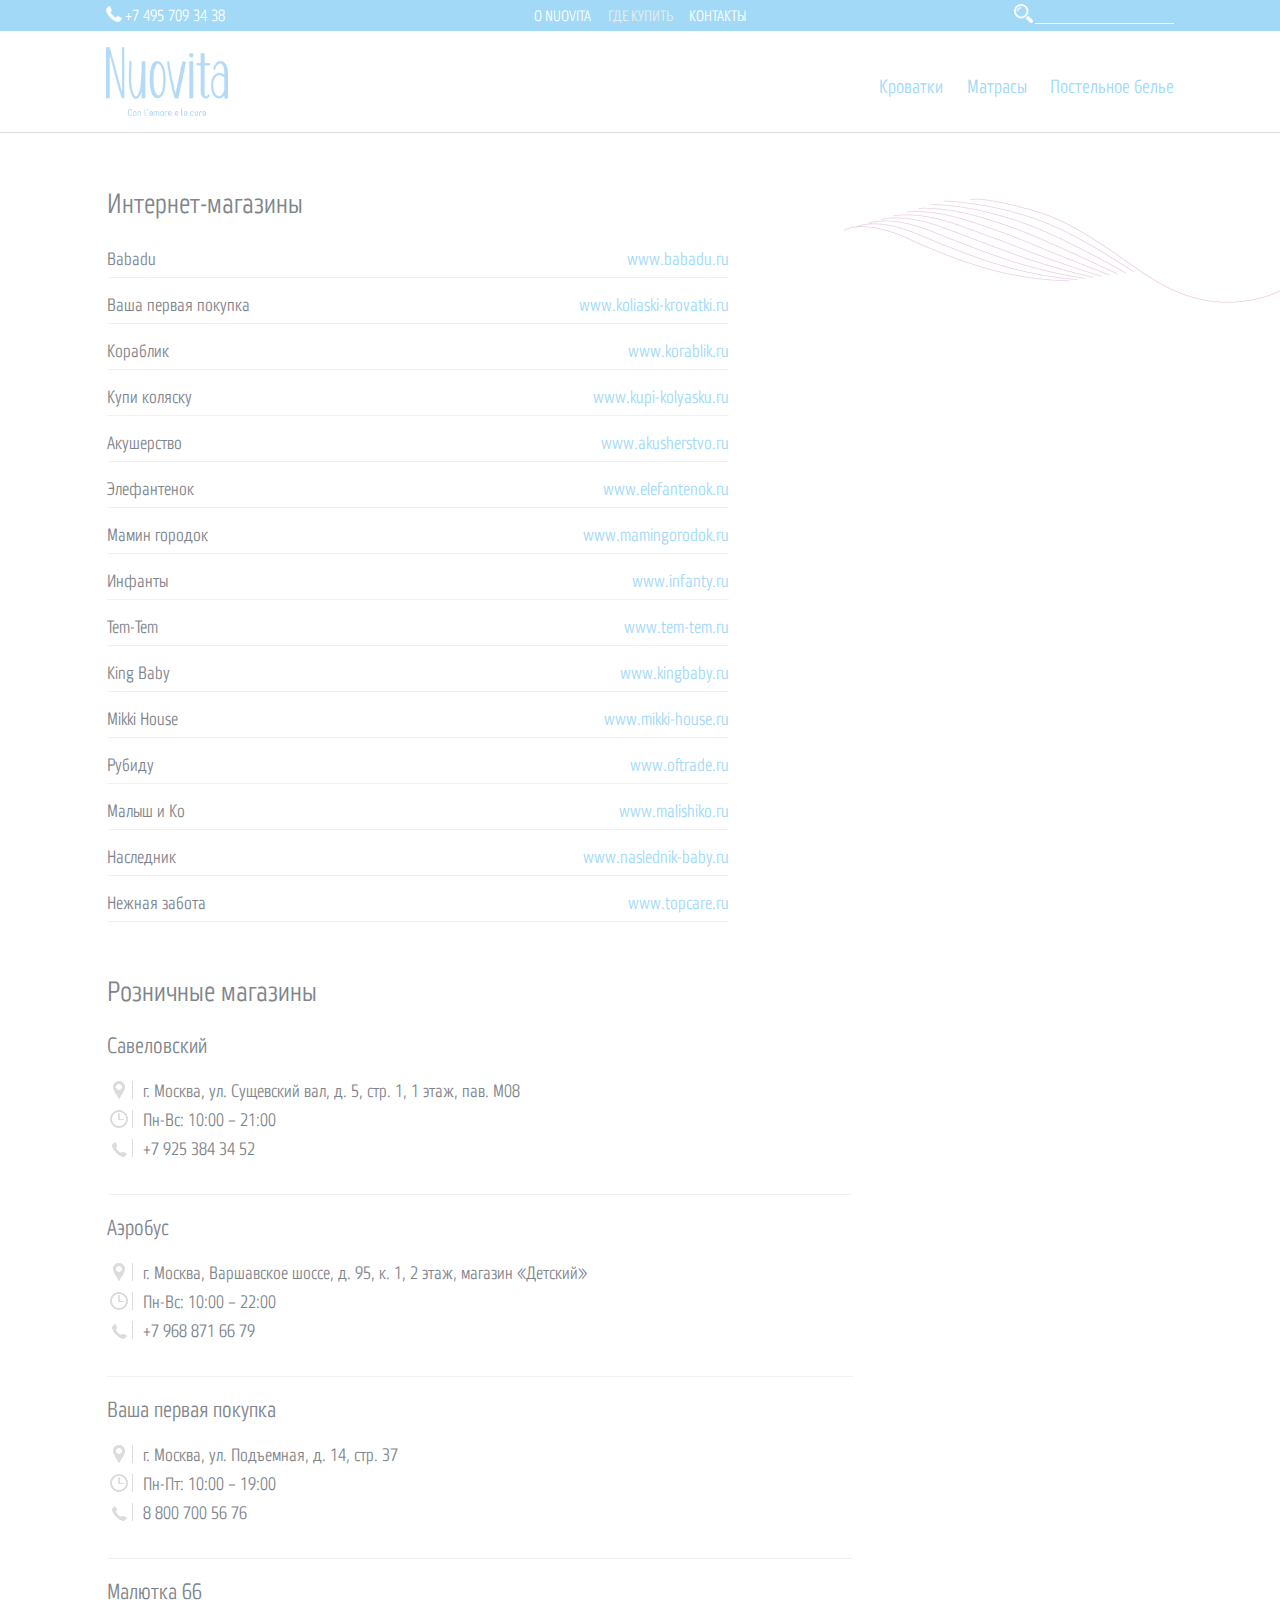
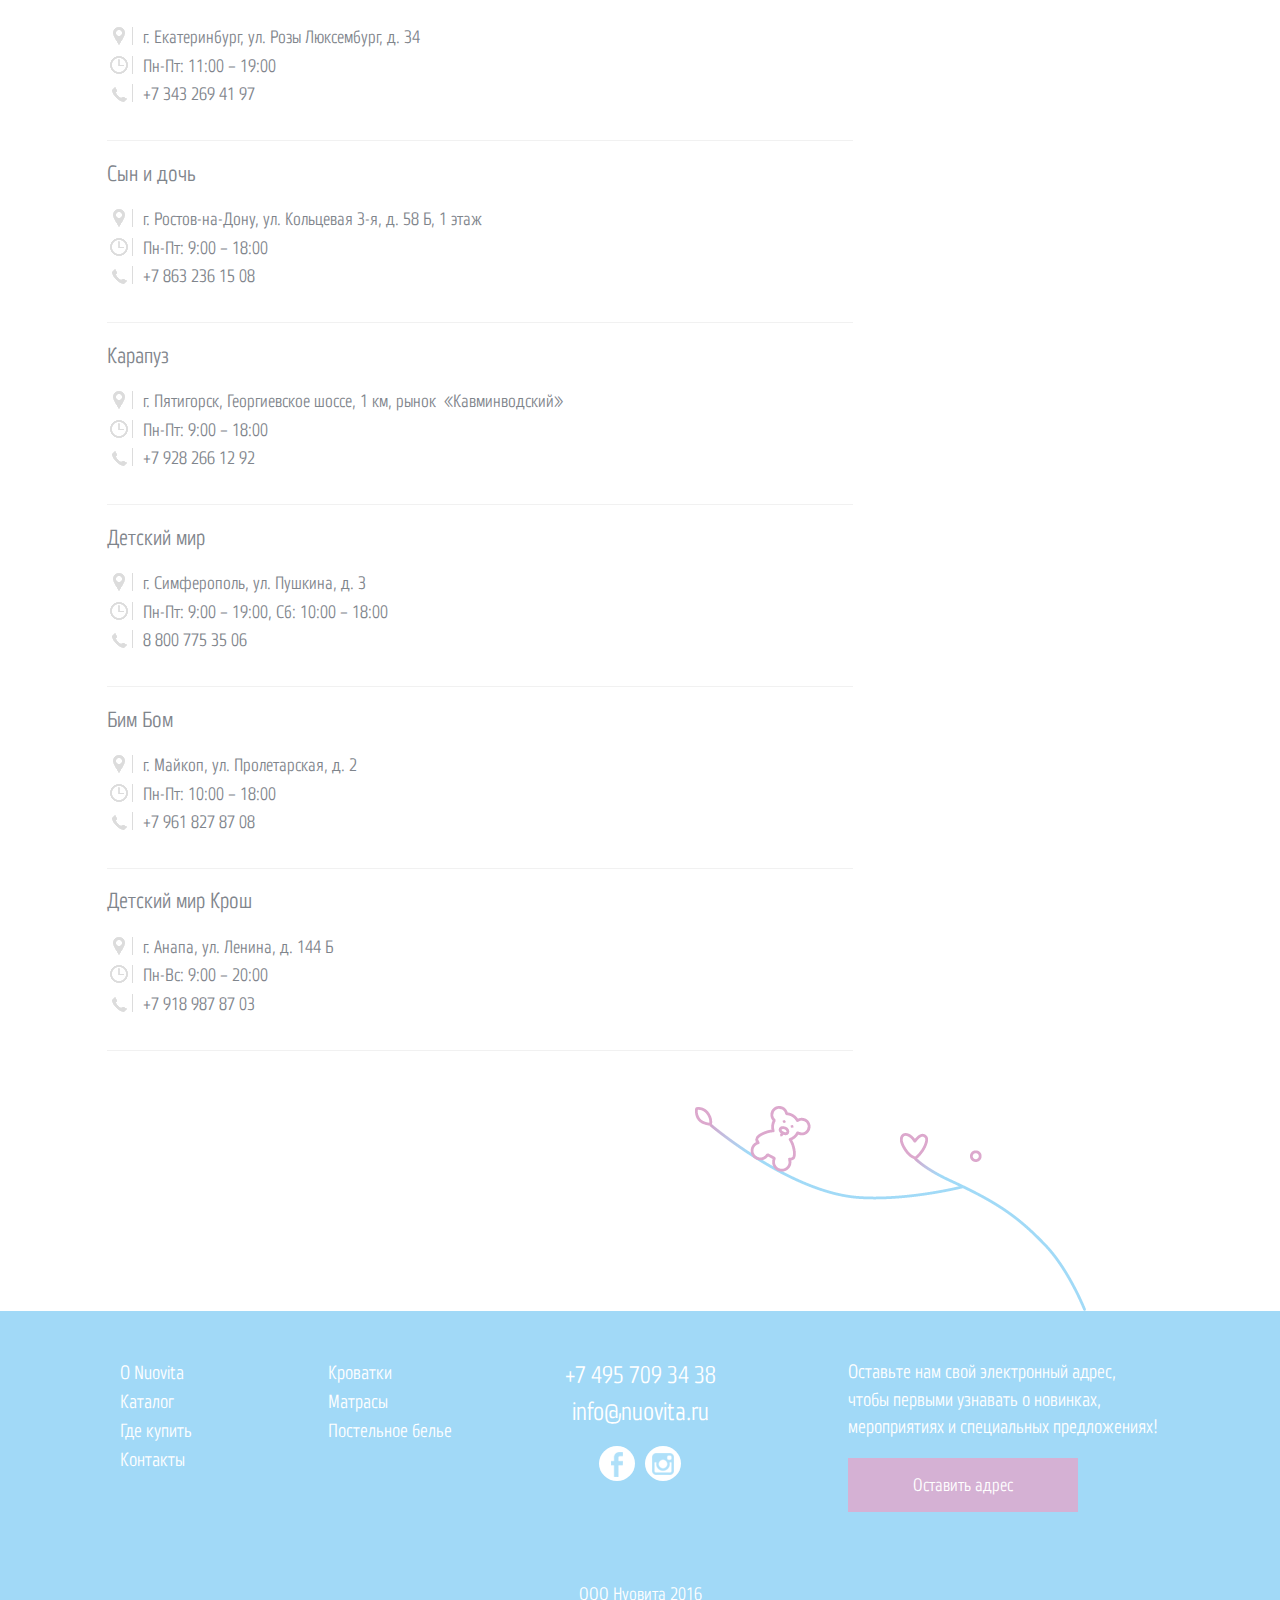
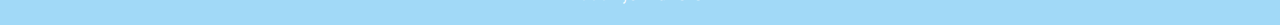
<file: nuovita_beta/where_to_buy.html>
<!DOCTYPE HTML>
<html>
	<head>
		<title>Где купить?</title>
		<meta charset = "utf-8">
		<meta name = "viewport" content = "width=device-width, initial-scale=1.0">
		
		<link rel="stylesheet" type="text/css" href="./plugins/slider/responsiveslides.css">
		<meta name = "description" content = "">
		<meta name = "author" content = "">
		<meta name = "format-detection" content = "telephone=no" />
    	<link rel="stylesheet" type="text/css" href="css/bootstrap.css">
    	<link rel="stylesheet" type="text/css" href="./style/main.css" media = "screen">
    	<link rel="stylesheet" type="text/css" href="./style/form_button.css" media = "screen">
	</head>
	<body>
		<div id = "x"></div>
		<div class = "container-fluid">
			<div class = "row  dropdown" >
				<div class = "col-xs-12 header ">
					<div class = "col-xs-6 hidden-md hidden-lg">
						<a href="index.html" class = "logo">
							<img src="./img/main/logo.png">
						</a>
					</div>
						<a class="c-hamburger c-hamburger--htx xl-header-view hidden-md hidden-lg"  id="dLabel" role="button" data-toggle="dropdown" data-target="#" href="#">
								<span>toggle menu</span>
						</a>
						
					
					<div class = "row  m-menu mob-menu" id = "mobilemenu" style = "">

						<div class = "col-xs-6 col-md-12 header-link-row-1">
							<div class = "row">
								<div class = "col-md-2 visible-md visible-lg header-tel">+7 495 709 34 38</div>
								<div class = "col-xs-12 col-md-8 header-link-1">
									<a href="./history.html">О Nuovita</a>
									<!--<a href="#">Новости</a>
									<a href="#">Вопрос-Ответ</a>
									<a href="#">Статьи</a>
									<a href="#">Каталог</a>-->
									<a href="./where_to_buy.html"  class = "this-link">Где купить</a>
									<a href="./contacts.html">Контакты</a>
								</div>
								<div class = "col-xs-12 col-md-2 m-search">
									<span class = "search-icon"></span>
									<input type = "search" id = "">
								</div>
							</div>
						</div>

						<div class = "col-xs-6 col-md-12 header-link-row-2">
							<div class = "row">
								<div class = "col-md-2 visible-md visible-lg">
									<a href="index.html" class = "logo">
										<img src="./img/main/logo.png">
									</a>
								</div>
								<div class = "col-xs-12 col-md-10 header-link-2">
									<a href="./item.html" class = "link_menu">Кроватки</a>
									<a href="#" class = "link_menu">Матрасы</a>
									<a href="#" class = "link_menu">Постельное белье</a>
									<!--<a href="#">Колыбели</a>
									<a href="#" class = "link_menu">Стульчики</a>
									<a href="#" class = "link_menu">Манежи</a>
									<a href="#" class = "link_menu">Качели</a>-->
								</div>
							</div>
						</div>

					</div>
				</div>
			</div>
				

			<div class = "row wb-large-row">
				<div class = "col-xs-12 col-sm-12 col-md-12 col-lg-12">
					<div class = "row wb">
						<div class = "hidden-xs hidden-sm col-md-1 col-lg-2"></div>

						<div class = "col-xs-12 col-sm-12 col-md-7 col-lg-6">
							
							<!--<div class = "row">
								<div class = "col-xs-12 col-sm-10 col-sm-offset-1 col-md-12 col-md-offset-0 second-header">
									Текст о сотрудничестве
								</div>
								<div class = "col-xs-12 col-sm-10 col-sm-offset-1 col-md-12 col-md-offset-0 wb-cooperation-text">
									<!-- Контакты, инфо о компании Амата, региональный дилер (Краснодар). Lorem ipsum dolor sit amet, consectetur adipiscing elit. Aenean euismod bibendum laoreet. Proin gravida dolor sit amet lacus accumsan et viverra justo commodo. Proin sodales pulvinar tempor. 
								</div>
							</div>-->

							<div class = "row">
								<div class = "col-xs-12 col-sm-10 col-sm-offset-1 col-md-12 col-md-offset-0 second-header wb-padding">
									Интернет-магазины
								</div>
								<div class = "col-xs-12 col-sm-10 col-sm-offset-1 col-md-12 col-md-offset-0 wb-netshops-list">
									<div class = "row">

										<div class = "col-xs-12 col-sm-6 col-md-5 wb-netshop-shopname">Babadu</div>
										<div class = "col-xs-12 col-sm-6 col-md-5 wb-netshop-url"><a target="_blank" href="http://www.babadu.ru">www.babadu.ru</a></div>
										<div class = "clearfix"></div>

										<div class = "col-xs-12 col-sm-6 col-md-5 wb-netshop-shopname">Ваша первая покупка</div>
										<div class = "col-xs-12 col-sm-6 col-md-5 wb-netshop-url"><a target="_blank" href="http://www.koliaski-krovatki.ru">www.koliaski-krovatki.ru</a></div>
										<div class = "clearfix"></div>
										
										<div class = "col-xs-12 col-sm-6 col-md-5 wb-netshop-shopname">Кораблик </div>
										<div class = "col-xs-12 col-sm-6 col-md-5 wb-netshop-url"><a target="_blank" href="http://www.korablik.ru">www.korablik.ru</a></div>
										<div class = "clearfix"></div>

										<div class = "col-xs-12 col-sm-6 col-md-5 wb-netshop-shopname">Купи коляску</div>
										<div class = "col-xs-12 col-sm-6 col-md-5 wb-netshop-url"><a target="_blank" href="http://www.kupi-kolyasku.ru">www.kupi-kolyasku.ru</a></div>
										<div class = "clearfix"></div>

										<div class = "col-xs-12 col-sm-6 col-md-5 wb-netshop-shopname">Акушерство</div>
										<div class = "col-xs-12 col-sm-6 col-md-5 wb-netshop-url"><a target="_blank" href="http://www.akusherstvo.ru">www.akusherstvo.ru</a></div>
										<div class = "clearfix"></div>
										
										<div class = "col-xs-12 col-sm-6 col-md-5 wb-netshop-shopname">Элефантенок</div>
										<div class = "col-xs-12 col-sm-6 col-md-5 wb-netshop-url"><a target="_blank" href="http://www.elefantenok.ru">www.elefantenok.ru</a></div>
										<div class = "clearfix"></div>

										<div class = "col-xs-12 col-sm-6 col-md-5 wb-netshop-shopname">Мамин городок</div>
										<div class = "col-xs-12 col-sm-6 col-md-5 wb-netshop-url"><a target="_blank" href="http://www.mamingorodok.ru">www.mamingorodok.ru</a></div>
										<div class = "clearfix"></div>

										<div class = "col-xs-12 col-sm-6 col-md-5 wb-netshop-shopname">Инфанты</div>
										<div class = "col-xs-12 col-sm-6 col-md-5 wb-netshop-url"><a target="_blank" href="http://www.infanty.ru">www.infanty.ru</a></div>
										<div class = "clearfix"></div>

										<div class = "col-xs-12 col-sm-6 col-md-5 wb-netshop-shopname">Tem-Tem </div>
										<div class = "col-xs-12 col-sm-6 col-md-5 wb-netshop-url"><a target="_blank" href="http://www.tem-tem.ru">www.tem-tem.ru</a></div>
										<div class = "clearfix"></div>

										<div class = "col-xs-12 col-sm-6 col-md-5 wb-netshop-shopname">King Baby</div>
										<div class = "col-xs-12 col-sm-6 col-md-5 wb-netshop-url"><a target="_blank" href="http://www.kingbaby.ru">www.kingbaby.ru</a></div>
										<div class = "clearfix"></div>

										<div class = "col-xs-12 col-sm-6 col-md-5 wb-netshop-shopname">Mikki House</div>
										<div class = "col-xs-12 col-sm-6 col-md-5 wb-netshop-url"><a target="_blank" href="http://www.mikki-house.ru">www.mikki-house.ru</a></div>
										<div class = "clearfix"></div>

										<div class = "col-xs-12 col-sm-6 col-md-5 wb-netshop-shopname">Рубиду </div>
										<div class = "col-xs-12 col-sm-6 col-md-5 wb-netshop-url"><a target="_blank" href="http://www.oftrade.ru">www.oftrade.ru</a></div>
										<div class = "clearfix"></div>

										<div class = "col-xs-12 col-sm-6 col-md-5 wb-netshop-shopname">Малыш и Ко </div>
										<div class = "col-xs-12 col-sm-6 col-md-5 wb-netshop-url"><a target="_blank" href="http://www.malishiko.ru">www.malishiko.ru</a></div>
										<div class = "clearfix"></div>

										<div class = "col-xs-12 col-sm-6 col-md-5 wb-netshop-shopname">Наследник </div>
										<div class = "col-xs-12 col-sm-6 col-md-5 wb-netshop-url"><a target="_blank" href="http://www.naslednik-baby.ru">www.naslednik-baby.ru</a></div>
										<div class = "clearfix"></div>

										<div class = "col-xs-12 col-sm-6 col-md-5 wb-netshop-shopname">Нежная забота</div>
										<div class = "col-xs-12 col-sm-6 col-md-5 wb-netshop-url"><a target="_blank" href="http://www.topcare.ru">www.topcare.ru</a></div>
										<div class = "clearfix"></div>

									</div>
								</div>
							</div>

							<div class = "row wb-bottom-back">
								<div class = "col-xs-12 col-sm-10 col-sm-offset-1 col-md-12 col-md-offset-0 second-header">
									Розничные магазины
								</div>
								<div class = "col-xs-12 col-sm-10 col-sm-offset-1 col-md-12 col-md-offset-0 wb-shops-list">
									<div class = "row">

										<div class = "col-xs-12 col-sm-12 col-md-12 wb-shop-name">Савеловский</div>
										<div class = "col-xs-12 col-sm-12 col-md-12 col-lg-8 wb-shop-info">
											<div class = "row">
												<div class = "col-xs-12 col-sm-12 col-md-12 wb-shop-address">г.&nbsp;Москва, ул.&nbsp;Сущевский вал, д.&nbsp;5,&nbsp;стр.&nbsp;1, 1&nbsp;этаж, пав.&nbsp;М08</div>
												<div class = "col-xs-12 col-sm-12 col-md-12 wb-shop-time">Пн-Вс: 10:00 – 21:00</div>
												<div class = "col-xs-12 col-sm-12 col-md-12 wb-shop-phone">+7 925 384 34 52</div>
											</div>
										</div>
										<div class = "clearfix wb-margin"></div>

										<div class = "col-xs-12 col-sm-12 col-md-12  wb-shop-name">Аэробус</div>
										<div class = "col-xs-12 col-sm-12 col-md-12 col-lg-8 wb-shop-info">
											<div class = "row">
												<div class = "col-xs-12 col-sm-12 col-md-12 wb-shop-address">г.&nbsp;Москва, Варшавское&nbsp;шоссе, д.&nbsp;95,&nbsp;к.&nbsp;1, 2&nbsp;этаж, магазин&nbsp;«Детский»</div>
												<div class = "col-xs-12 col-sm-12 col-md-12 wb-shop-time">Пн-Вс: 10:00 – 22:00</div>
												<div class = "col-xs-12 col-sm-12 col-md-12 wb-shop-phone">+7 968 871 66 79</div>
											</div>
										</div>
										<div class = "clearfix wb-margin"></div>
										
										<div class = "col-xs-12 col-sm-12 col-md-12  wb-shop-name">Ваша первая покупка</div>
										<div class = "col-xs-12 col-sm-12 col-md-12 col-lg-8 wb-shop-info">
											<div class = "row">
												<div class = "col-xs-12 col-sm-12 col-md-12 wb-shop-address">г. Москва, ул.&nbsp;Подъемная, д.&nbsp;14,&nbsp;стр.&nbsp;37</div>
												<div class = "col-xs-12 col-sm-12 col-md-12 wb-shop-time">Пн-Пт: 10:00 – 19:00</div>
												<div class = "col-xs-12 col-sm-12 col-md-12 wb-shop-phone">8 800 700 56 76</div>
											</div>
										</div>
										<div class = "clearfix wb-margin"></div>

										<div class = "col-xs-12 col-sm-12 col-md-12 col-xs-12 col-sm-12 col-md-12  wb-shop-name">Малютка 66</div>
										<div class = "col-xs-12 col-sm-12 col-md-12 col-lg-8 wb-shop-info">
											<div class = "row">
												<div class = "col-xs-12 col-sm-12 col-md-12 col-xs-12 col-sm-12 col-md-12 wb-shop-address">г.&nbsp;Екатеринбург, ул.&nbsp;Розы Люксембург, д.&nbsp;34</div>
												<div class = "col-xs-12 col-sm-12 col-md-12 col-xs-12 col-sm-12 col-md-12 wb-shop-time">Пн-Пт: 11:00 – 19:00</div>
												<div class = "col-xs-12 col-sm-12 col-md-12 col-xs-12 col-sm-12 col-md-12 wb-shop-phone">+7 343 269 41 97</div>
											</div>
										</div>
										<div class = "clearfix wb-margin"></div>

										<div class = "col-xs-12 col-sm-12 col-md-12  wb-shop-name">Сын и дочь</div>
										<div class = "col-xs-12 col-sm-12 col-md-12 col-lg-8 wb-shop-info">
											<div class = "row">
												<div class = "col-xs-12 col-sm-12 col-md-12 wb-shop-address">г.&nbsp;Ростов-на-Дону, ул.&nbsp;Кольцевая&nbsp;3-я, д.&nbsp;58&nbsp;Б, 1&nbsp;этаж</div>
												<div class = "col-xs-12 col-sm-12 col-md-12 wb-shop-time">Пн-Пт: 9:00 – 18:00</div>
												<div class = "col-xs-12 col-sm-12 col-md-12 wb-shop-phone">+7 863 236 15 08</div>
											</div>
										</div>
										<div class = "clearfix wb-margin"></div>
										
										<div class = "col-xs-12 col-sm-12 col-md-12  wb-shop-name">Карапуз</div>
										<div class = "col-xs-12 col-sm-12 col-md-12 col-lg-8 wb-shop-info">
											<div class = "row">
												<div class = "col-xs-12 col-sm-12 col-md-12 wb-shop-address">г.&nbsp;Пятигорск, Георгиевское&nbsp;шоссе,&nbsp;1&nbsp;км, рынок&nbsp;&nbsp;«Кавминводский»</div>
												<div class = "col-xs-12 col-sm-12 col-md-12 wb-shop-time">Пн-Пт: 9:00 – 18:00</div>
												<div class = "col-xs-12 col-sm-12 col-md-12 wb-shop-phone">+7 928 266 12 92</div>
											</div>
										</div>
										<div class = "clearfix wb-margin"></div>

										<div class = "col-xs-12 col-sm-12 col-md-12  wb-shop-name">Детский мир</div>
										<div class = "col-xs-12 col-sm-12 col-md-12 col-lg-8 wb-shop-info">
											<div class = "row">
												<div class = "col-xs-12 col-sm-12 col-md-12 wb-shop-address">г.&nbsp;Симферополь, ул.&nbsp;Пушкина, д.&nbsp;3</div>
												<div class = "col-xs-12 col-sm-12 col-md-12 wb-shop-time">Пн-Пт: 9:00 – 19:00, Сб: 10:00 – 18:00</div>
												<div class = "col-xs-12 col-sm-12 col-md-12 wb-shop-phone">8 800 775 35 06</div>
											</div>
										</div>
										<div class = "clearfix wb-margin"></div>
										
										<div class = "col-xs-12 col-sm-12 col-md-12  wb-shop-name">Бим Бом</div>
										<div class = "col-xs-12 col-sm-12 col-md-12 col-lg-8 wb-shop-info">
											<div class = "row">
												<div class = "col-xs-12 col-sm-12 col-md-12 wb-shop-address">г.&nbsp;Майкоп, ул.&nbsp;Пролетарская, д.&nbsp;2</div>
												<div class = "col-xs-12 col-sm-12 col-md-12 wb-shop-time">Пн-Пт: 10:00 – 18:00</div>
												<div class = "col-xs-12 col-sm-12 col-md-12 wb-shop-phone">+7 961 827 87 08</div>
											</div>
										</div>
										<div class = "clearfix wb-margin"></div>
										
										<div class = "col-xs-12 col-sm-12 col-md-12  wb-shop-name">Детский мир Крош</div>
										<div class = "col-xs-12 col-sm-12 col-md-12 col-lg-8 wb-shop-info">
											<div class = "row">
												<div class = "col-xs-12 col-sm-12 col-md-12 wb-shop-address">г.&nbsp;Анапа, ул.&nbsp;Ленина, д.&nbsp;144&nbsp;Б</div>
												<div class = "col-xs-12 col-sm-12 col-md-12 wb-shop-time">Пн-Вс: 9:00 – 20:00</div>
												<div class = "col-xs-12 col-sm-12 col-md-12 wb-shop-phone">+7 918 987 87 03</div>
											</div>
										</div>
										<div class = "clearfix wb-margin"></div>

									</div>
								</div>
							</div>

						</div>

						<div class = "hidden-xs hidden-sm col-md-4 col-lg-4"></div>
					</div>
				</div>
			</div>

			

			<div class = "row footer">
				<div class = "col-xs-6 col-md-2 col-md-offset-1 col-lg-2 col-lg-offset-1">
					<a href="./history.html">О Nuovita</a>
					<!--<a href="">Новости</a>
					<a href="#">Вопрос-Ответ</a>
					<a href="#">Статьи</a>-->
					<a href="#">Каталог</a>
					<a href="./where_to_buy.html">Где купить</a>
					<a href="./contacts.html">Контакты</a>		
				</div>
				<div class = "col-xs-6 col-md-2 col-lg-2">
					<a href="item.html" class = "link_menu">Кроватки</a>
					<a href="#" class = "link_menu">Матрасы</a>
					<a href="#" class = "link_menu">Постельное белье</a>
					<!--<a href="#">Колыбели</a>
					<a href="#" class = "link_menu">Стульчики</a>
					<a href="#" class = "link_menu">Манежи</a>
					<a href="#" class = "link_menu">Качели</a>-->
				</div>				
				<div class = "col-xs-12 col-md-2 col-lg-2">
					<div class = "row">
						<div class = "col-xs-12 col-md-12 footer-contact-tel">
							+7 495 709 34 38
						</div>
						<div class = "col-xs-12 col-md-12 footer-contact-mail">
							info@nuovita.ru				
						</div>
						<div class = "col-xs-6 col-md-6 footer-fb-social">
							<a href="#">
								<img src="./img/main/fb-social.png">
							</a>
						</div>
						<div class = "col-xs-6 col-md-6 footer-ig-social">
							<a href="#" class = "link_menu">						
								<img src="./img/main/ig-social.png">
							</a>
							<!--<a href="https://www.instagram.com/nuovita/" class = "link_menu">						
								<img src="./img/main/ig-social.png">
							</a>-->
						</div>
					</div>
				</div>
				<div class = "col-xs-12 col-md-3 col-md-offset-1 col-lg-3 col-lg-offset-1">
					<div class = "row">
						<div class = "col-xs-12 col-md-12">
							<div class = "footer-text">
								Оставьте нам свой электронный адрес, чтобы первыми узнавать о&nbsp;новинках, мероприятиях и&nbsp;специальных предложениях!
							</div>	
						</div>
						<div class = "col-xs-12 col-md-12  footer_button">
							<form class="" id="form1" action="nuovita_beta/form/form_processing.php" method="post" onsubmit="">
								<div class="form-button auto-close red">
									<label for="name" class="cta">
										<i class="icon fa fa-file-text-o"></i>
										<span class="text">Оставить адрес</span>
									</label>
									<input  class="input" type="text" placeholder="" id="user-mail" name="email">
									<button class="submit" type="submit">
										<i class="fa fa-arrow-right"></i>
									</button>
									<input type="hidden" name="submit1" value="1">
								</div>
							</form>
							<div class="success-message" id="success1">
			                     <div class="">
			                        <p class="">Благодарим<br> за оставленные данные!</p>
			                     </div>
			               </div>
			               <div class="success-message" id="error1">
			                     <div class="">
			                        <p class="">Ошибка<br> отправки формы</p><p>Попробуйте еще раз...</p>
			                     </div>
			               </div>
						</div>
					</div>
				</div>
				<div class = "col-xs-12 footer-bottom-row">
					ООО Нуовита 2016
				</div>
			</div>
		</div>	

		<script src="http://code.jquery.com/jquery-1.11.3.min.js"></script>

		<script type="text/javascript" src = "./js/bootstrap.min.js"></script>

		<script src="./plugins/slider/responsiveslides.min.js"></script>


		<script src="./plugins/form-button/form_button.min.js"></script>

		<script type="text/javascript">
         var formProcess = function(number) {
            var $form = $('#form' + number);
            var $success = $('#success' + number);
            var $error = $('#error' + number);

            $success.hide();
            $error.hide();

            $form.on('submit', function() {
               console.log($(this).serialize());
               $.post(
                  '/nuovita_beta/form/form_processing.php',
                  $(this).serialize(),
                  function(data) {
                     $form.slideUp();
                     if (data !== "0") {
                        $success.show();
                        //yaCounter28661776.reachGoal('ORDER');
                     } else {
                        $error.show();
                     }
                  }
                  );

               return false;
            });
         }

         $(function() {
            for (var i = 1; i <= 1; i++) {
               formProcess(i);
            }
         });
      </script>



		<script type="text/javascript">
		/*$(".rslides").responsiveSlides({
		    auto: true,             // Boolean: Animate automatically, true or false
		    speed: 500,            // Integer: Speed of the transition, in milliseconds
		    timeout: 4000,          // Integer: Time between slide transitions, in milliseconds
		    pager: false,           // Boolean: Show pager, true or false
		    nav: true,             // Boolean: Show navigation, true or false
		    random: false,          // Boolean: Randomize the order of the slides, true or false
		    pause: false,           // Boolean: Pause on hover, true or false
		    pauseControls: true,    // Boolean: Pause when hovering controls, true or false
		    prevText: "<",   // String: Text for the "previous" button
		    nextText: ">",       // String: Text for the "next" button
		    maxwidth: "",           // Integer: Max-width of the slideshow, in pixels
		    navContainer: "",       // Selector: Where controls should be appended to, default is after the 'ul'
		    manualControls: "",     // Selector: Declare custom pager navigation
		    namespace: "rslides",   // String: Change the default namespace used
		    before: function(){},   // Function: Before callback
		    after: function(){}     // Function: After callback
		});*/
			   
      // Slideshow 1
      $("#slider1").responsiveSlides({
        auto: true,
        pager: true,
        nav: false,
        speed: 500,
        timeout: 4000,
        namespace: "centered-btns"
      });
	</script>

	<script type="text/javascript">
	(function() {

		  "use strict";

		  var toggles = document.querySelectorAll(".c-hamburger");

		  for (var i = toggles.length - 1; i >= 0; i--) {
		    var toggle = toggles[i];
		    toggleHandler(toggle);
		  };

		  function toggleHandler(toggle) {
		    toggle.addEventListener( "click", function(e) {
		      e.preventDefault();
		      (this.classList.contains("is-active") === true) ? this.classList.remove("is-active") : this.classList.add("is-active");
		    });
		  }

		})();
	</script>

	<script type="text/javascript">
		$(function(){
			var zz;
			/*$(window).resize(function() {
				if ($(window).width() > 767) {
					zz = $("mobilemenu").attr("id");
					// $("mobilemenu").attr(style, "display:block;"); -->
					$("x").text("xcv");
				} else {
					$("mobilemenu").attr("style", "display:none;");
				}
			});*/
					$("#dLabel").bind("click", function() {
					if ($("#mobilemenu").hasClass("mob-menu")) {
						$("#mobilemenu").slideDown();
						$("#mobilemenu").removeClass("mob-menu");
					} else {					
						$("#mobilemenu").slideUp();					
						$("#mobilemenu").addClass("mob-menu");
					};

			})
				
		});

	</script>

	</body>
</html>
</file>
<file: nuovita_beta/plugins/slider/responsiveslides.css>
/*классы, отвечающие на медиа запросы вынесены в main.css */

* {
  margin: 0;
  padding: 0;
  }


#wrapper {
  float: left;
  width: 100%;
  margin-bottom: 0px;
  }



.rslides {
  margin: 0 auto;
  }

.rslides_container {
 /* min-height: 20em; */
  margin-bottom: 0px;
  position: relative;
  float: left;
  width: 100%;
  }

/*.centered-btns_nav {
  z-index: 3;
  position: absolute;
  -webkit-tap-highlight-color: rgba(0,0,0,0);
  top: 50%;
  left: 0;
  opacity: 0.7;
  text-indent: -9999px;
  overflow: hidden;
  text-decoration: none;
  height: 61px;
  width: 38px;
  background: transparent url("themes.gif") no-repeat left top;
  margin-top: -45px;
  }*/



.centered-btns_nav:active {
  opacity: 1.0;
  }

.centered-btns_nav.next {
  left: auto;
 /* background-position: right top;*/
  right: 0;
  }

.transparent-btns_nav {
  z-index: 3;
  position: absolute;
  -webkit-tap-highlight-color: rgba(0,0,0,0);
  top: 0;
  left: 0;
  display: block;
  background: #fff; /* Fix for IE6-9 */
  opacity: 0;
  filter: alpha(opacity=1);
  width: 48%;
  text-indent: -9999px;
  overflow: hidden;
  height: 91%;
  }

.transparent-btns_nav.next {
  left: auto;
  right: 0;
  }

.large-btns_nav {
  z-index: 3;
  position: absolute;
  -webkit-tap-highlight-color: rgba(0,0,0,0);
  opacity: 0.6;
  text-indent: -9999px;
  overflow: hidden;
  top: 0;
  bottom: 0;
  left: 0;
  background: #000 url("themes.gif") no-repeat left 50%;
  width: 38px;
  }

.large-btns_nav:active {
  opacity: 1.0;
  }

.large-btns_nav.next {
  left: auto;
  background-position: right 50%;
  right: 0;
  }

.centered-btns_nav:focus,
.transparent-btns_nav:focus,
.large-btns_nav:focus {
  outline: none;
  }

.centered-btns_tabs,
.transparent-btns_tabs,
.large-btns_tabs {
  width: 8em;
  position: absolute;
  margin-top: 10px;
  text-align: center;
  z-index: 2;
  bottom: 1em;
  left: calc(50% - 4em);
  }

.centered-btns_tabs li,
.transparent-btns_tabs li,
.large-btns_tabs li {
  display: inline;
  float: none;
  _float: left;
  *float: left;
  margin-right: 5px;
  }

.centered-btns_tabs a,
.transparent-btns_tabs a,
.large-btns_tabs a {
  text-indent: -9999px;
  overflow: hidden;
  -webkit-border-radius: 15px;
  -moz-border-radius: 15px;
  border-radius: 15px;
  background: transparent;
  background: rgba(255,255,255, 0);
  display: inline-block;
  _display: block;
  -webkit-box-shadow: inset 0 0 2px 0 rgba(255,255,255,1);
  -moz-box-shadow: inset 0 0 2px 0 rgba(255,255,255,1);
  box-shadow: inset 0 0 2px 0 rgba(255,255,255,1);
  width: 11px;
  height: 11px;
  }

.centered-btns_here a,
.transparent-btns_here a,
.large-btns_here a {
  background: #fff;
  background: rgba(255,255,255, .8);
  }

.centered-btns1_on {
  width: 100%;
  display: inline;
}

.centered-btns2_on {
  width: 100%;
  display: inline;
}

li img {
  width: 100%;
}



#centered-btns2_s0{
  width: 100%;
  left: 0;
  line-height: 0px;
}

#centered-btns2_s1{
  width: 100%;
  left: 0;
  line-height: 0px;
}

#centered-btns2_s2{
  width: 100%;
  left: 0;  
  line-height: 0px;
}

.prev {
  background-position-y:50%;
  background-position-x:0%;
}

.next {
  background-position-y:50%;
  background-position-x:100%;  
}
/*    transition: opacity 0ms ease-in-out;
    transition-property: opacity;
    transition-duration: 0ms;
    transition-timing-function: ease-in-out;
    transition-delay: initial;

    -webkit-margin-before: 0em;
    -webkit-margin-after: 0em;
    -webkit-padding-start: 0px;
    */


@media (min-width: 960px) {
    #centered-btns1_s0{
    width: 100%;
    left: 0;
    line-height: 0px;
  }

  #centered-btns1_s1{
    width: 100%;
    left: 0;
    line-height: 0px;
  }

  #centered-btns1_s2{
    width: 100%;
    left: 0;
    line-height: 0px;
  }
}

@media (max-width: 959px) {
    #centered-btns1_s0{
    padding-top: 0em;
    width: 100%;
    left: 0;
    line-height: 0px;
    background-color: #ff849b;
  }

  #centered-btns1_s1{
    padding-top: 23em;
    width: 100%;
    left: 0;
    line-height: 0px;
    background-color: #a6ffbb;
  }

  #centered-btns1_s2{
    padding-top: 23em;
    width: 100%;
    left: 0;
    line-height: 0px;
    background-color: #e879e2;
  }
}
</file>
<file: nuovita_beta/style/main.css>
/* http://nuovita.alesmoiseev.ru/%D0%BF%D0%BE%D0%BB%D0%BD%D0%B0%D1%8F_%D0%B3%D0%BB%D0%B0%D0%B2%D0%BD%D0%B0%D1%8F.html*/

@-webkit-keyframes cont {
    0% {border-bottom-color: #ffffff;}
    100% {border-bottom-color: #ebebeb;}
}

@-webkit-keyframes main-images-stuff {
    0% {opacity: 1; width: auto; margin: 0 auto;}
    100% {opacity: 0.2; width: auto; margin: 0 auto;}
}

@-webkit-keyframes main-images-stuff-reverse {
    0% {opacity: 0.2; width: auto; margin: 0 auto;}
    100% {opacity: 1; width: auto; margin: 0 auto;}
}

@-webkit-keyframes main-images {
    0% {opacity: 1;}
    100% {opacity: 0.2;}
}

@-webkit-keyframes main-images-reverse {
    0% {opacity: 0.2;}
    100% {opacity: 1;}
}

@-webkit-keyframes social-net-item {
    0% {background-color: #d1d1d1;}
    100% {background-color: #a1d9f7;}
}

@-webkit-keyframes but-color {
    0% {background-color: #ffffff;}
    100% {background-color: #d5b1d4;}
}

@-webkit-keyframes main-but-color {
    0% {background-color: #fafafa;}
    100% {background-color: #d5b1d4;}
}

@-webkit-keyframes main-slider-but-color {
    0% {color: #ffffff; background-color: #e879e2; border: 1px solid #e879e2;}
    100% {color: #e879e2; background-color: #ffffff; border: 1px solid #ffffff;}
}

@font-face {
    font-family: "Vida21Pro";
    src: url("../font/Vida21Pro.otf");
    font-weight: normal;
    font-style: normal;
}

@font-face {
    font-family: "Vida22Pro";
    src: url("../font/Vida22Pro.otf");
    font-weight: normal;
    font-style: normal;
}


* {
	margin: 0;
	padding: 0;
	-webkit-box-sizing: border-box ;
	-moz-box-sizing: border-box;
	box-sizing: border-box;
}

html {
	font-family: "Vida21Pro";
	font-size: 1em;
	-webkit-text-size-adjust: none;
}

body {	
	font-family: "Vida21Pro";
	font-size: 1em;
	margin: 0 auto;
}

a {
	text-decoration: none;
	color: inherit;
}

a:hover {
	text-decoration: none;
	color: inherit;
}

p {
    display: block;
    -webkit-margin-before: 0em;
    -webkit-margin-after: 0em;
    -webkit-margin-start: 0;
    -webkit-margin-end: 0;
    padding: 0em 0em 1em 0em;
}

 input {
 	border: none;
 	box-shadow: none;
	font-family: "Vida21Pro";
	font-size: 1em;
	background-color: transparent;
	-webkit-appearance: none;
	-khtml-border-radius: 0;
	list-style-type: none;
	outline: none;
}


input[type="search"] {
	background-color: transparent;
	border-bottom: solid 1px;
    -webkit-appearance: none;
    box-sizing: border-box;
}

input::-webkit-textfield-decoration-container {
    display: flex;
    align-items: center;
    content: none !important;
}

input[type="search"]::-webkit-textfield-decoration-container {
    direction: ltr;
}

input::-webkit-clear-button {
    -webkit-appearance: none;
    display: inline-block;
    flex: none;
    margin-left: 0;
}

input[type="search"]::-webkit-search-cancel-button {
    -webkit-appearance: none;
    display: block;
    flex: none;
    align-self: flex-start;
    margin: auto 0;
}

input[type="search"]::-webkit-search-decoration {
    -webkit-appearance: none;
    display: block;
    flex: none;
    align-self: flex-start;
    margin: auto 0;
}

input[type="search"]::-webkit-search-results-decoration {
    -webkit-appearance: none;
    display: block;
    flex: none;
    align-self: flex-start;
    margin: auto 0;
}

input[type="search"]::-webkit-search-results-button {
    -webkit-appearance: none;
    display: block;
    flex: none;
}

textarea {	
	-khtml-border-radius: 0;
	outline: none;
}

h1,h2,h3,h4,h5,h6 {
	font-family: "Vida21Pro";
}

h2 {
	margin: 0.625em 0.625em 0.125em 0.625em;
	padding: 0;
	font-size: 1.875em;
}


h4 {	
	margin: 0.5em;
	padding: 0em;
	font-size: 1.125em;
}


/*================hamberger_button==============*/

.c-hamburger  { 
  display : block ; 
  position : relative ; 
  overflow : hidden ; 
  margin :  1em ; 
  padding :  0 ; 
  width :  48px ; 
  height :  48px ; 
  font-size :  0 ; 
  text-indent : -9999px ; 
  -webkit-appearance : none ; 
  -moz-appearance : none ; 
  appearance : none ; 
  box-shadow : none ; 
  border-radius : none ;
  border : solid 1px #a1d9f7; 
  cursor : pointer ; 
  -webkit-transition : background 0.3s !important;
  -moz-transition : background 0.3s !important; 
  transition : background 0.3s !important; 
} 

.c-hamburger:focus  { 
  outline : none ; 
}

.c-hamburger span { 
  display : block ; 
  position : absolute ; 
  top: 22px ;
  left: 8px ;
  right: 8px ;
  height: 2px ;
  background : #a1d9f7; ; 
} 

.c-hamburger span::before ,
 .c-hamburger span::after  { 
  position : absolute ; 
  display : block ; 
  left :  0 ; 
  width :  100% ; 
  height :  2px ; 
  background-color :  #a1d9f7; ; 
  content :  "" ; 
} 

.c-hamburger span::before  { 
  top : -10px ; 
} 

.c-hamburger span::after  { 
  bottom : -10px ; 
}

.c-hamburger--htx {
  background-color: #ffffff;
}

.c-hamburger--htx span {
  -webkit-transition: background 0s 0.3s !important;
  -moz-transition: background 0s 0.3s !important;
  transition: background 0s 0.3s !important;
}

.c-hamburger--htx span::before,
.c-hamburger--htx span::after {
  -webkit-transition-duration: 0.3s, 0.3s !important;
  -moz-transition-duration: 0.3s, 0.3s !important;
  transition-duration: 0.3s, 0.3s !important;
  -webkit-transition-delay: 0.3s, 0s !important;
  -moz-transition-delay: 0.3s, 0s !important;
  transition-delay: 0.3s, 0s !important;
}

.c-hamburger--htx span::before {
  -webkit-transition-property: top, transform !important;
  -moz-transition-property: top, transform !important;
  transition-property: top, transform !important;
}

.c-hamburger--htx span::after {
  -webkit-transition-property: bottom, transform !important;
  -moz-transition-property: bottom, transform !important;
  transition-property: bottom, transform !important;
}

/* active state, i.e. menu open */
.c-hamburger--htx.is-active {
  background-color: #ffffff;
}

.c-hamburger--htx.is-active span {
  background: none;
}

.c-hamburger--htx.is-active span::before {
  top: 0;
  -webkit-transform: rotate(45deg) !important;
  -moz-transform: rotate(45deg) !important;
  transform: rotate(45deg) !important;
}

.c-hamburger--htx.is-active span::after {
  bottom: 0;
  -webkit-transform: rotate(-45deg) !important;
  -moz-transform: rotate(-45deg) !important;
  transform: rotate(-45deg) !important;
}

.c-hamburger--htx.is-active span::before,
.c-hamburger--htx.is-active span::after {
  -webkit-transition-delay: 0s, 0.3s !important;
  -moz-transition-delay: 0s, 0.3s !important;
  transition-delay: 0s, 0.3s !important;
}

/*=============end_humburger==============*/
/*=============index=====================*/


/*===============end_index===============*/


/*==============медиа_запросы=================*/
/*================================================================*/
/*================================================================*/
/*================================================================*/
/*================================================================*/
/*================================================================*/
/*================================================================*/
/*================================================================*/
/*================================================================*/
/*================================================================*/
/*================================================================*/
/*================================================================*/
/*================================================================*/
/*================================================================*/
/*================================================================*/
/*================================================================*/
/*================================================================*/
/*================================================================*/
/*================================================================*/
/*================================================================*/
/*================================================================*/
/*================================================================*/
/*================================================================*/
/*================================================================*/
/*================================================================*/
/*================================================================*/
/*================================================================*/
/*================================================================*/
/*================================================================*/
/*========= class = "xl-header-view"=======================================================*/

@media (max-width: 767px) {

		/*Заголовок_1*/
		.second-header {
			color: #7f858c;
			font-size: 1.75em;
			line-height: 1em;
			padding: 1.5em 0em 1.4em 0em;
		}

		/*Заголовок_2*/
		.third-header {
			margin: 0.5em;
			padding: 0em;
			font-size: 1.125em;
			line-height: 1.1em;
			color: #d1d1d1;
			font-family: "Vida21Pro";
		}

		/*выравнивание текста по центру*/
		.text-center {
			text-align: center;
		}

		/*обычный текст*/
		.usually-text {
			color: #7f858c;
			font-size: 1.125em;
			line-height: 1.43em;
		}

		/*обычная ссылка*/

		a.usually-link {
			margin: 1em auto 0em;
			font-size: 1.25em;
			color: #a1d9f7;
			text-decoration: none;
			cursor: pointer;
		}

		a.usually-link:hover {
			color: #a1d9f7;
			text-decoration: underline;
		}
		a.usually-link:active {
			color: #a1d9f7;
			text-decoration: none;
		}
		a.usually-link:focus {
			color: #a1d9f7;
			text-decoration: none;
		}

		a.usually-link:visited {
			color: #a1d9f7;
			text-decoration: none;
		}


		/*кнопка_в_футере*/
		.form-button {
			margin: 1em auto 1em auto;
			display: block;
		}

		/*хедер*/
		.header {			
			border-bottom: solid 1px #f1f1f1;
		}

		.header.main-header {			
			border-bottom: none;
		}

		.header-link-row-1, .header-link-row-2 {
			padding: 1em 1em 0 1em;
		}

		.header-link-row-1 a, .header-link-row-2 a {			
			display: block;
			text-decoration: none;
			font-size: 2em;
			line-height: 2.5em;
			text-align: center;
			color: #a1d9f7;
			border-top: solid 1px #a1d9f7;
		}

		.header-link-row-1 a:last-child, .header-link-row-2 a:last-child {border-bottom: solid 1px #a1d9f7;}
		.header-link-1, .header-link-2 {text-align: left;}

		.m-menu {
			border-bottom: solid 1px #f1f1f1;
			position: absolute;
		    padding-bottom: 5em;
		    display: block;
		    top: 100%;
		    z-index: 3;
		    background-color: #fff;
		}

		.mob-menu {			
			display: none;
		}

		.m-search {
			position: absolute;
		    bottom: -5em;
		    height: 4em;
		    width: 200%;
		    margin: 0 -1em;
		}
		
		.dropdown-menu {display: inline-block;}

		.header .xl-header-view {
			float: right;
			display: block;
		} 

		.header a {
			display: block;
			text-decoration: none;
			font-size: 1em;
			color: #a1d9f7;
			border-top: solid 1px #a1d9f7;
		}

		.header a.logo {
			text-decoration: none;
			display: block;
			height: 54px;
			width: auto;
			margin: 1em;
			border: none;
		}

		.header a.logo:hover {border: none;}

		.header a.logo img {
			height: 54px;
			width: auto;
		}

		.header a:hover {color: #eeeeee;}

		.header input[type="search"] {
			width: 80%;
			margin: 1em 7% 1em 0;
			border-bottom: solid 1px #a1d9f7;
			color: #a1d9f7;
		}

		.search-icon {			
			display: inline-block;
			width: 6%;
			height: 1em;
			background-image: url("../img/main/search-mob.png");
			background-repeat: no-repeat;
			background-position: right center;
			background-size: auto 100%;
			margin: 0 0 0 5%;
		}

		.header img {width: 100%;}
		.header a.this-link, .header a.this-link:hover {color: #ebebeb;}

		.main_banner_link {
			top:0%;
			position: absolute;
			z-index: 1;
			width: 100%;
			height: 100%;
			display: block;
		}


		.xl-first-screen img {width: 100%;}
		
		.mobile-banner-link {
			position: absolute;
			width: 50px;
			height: 50px;
			bottom: 20px;
			right: 20px;
			background-color: #d5b1d4;
			background-image: url(../img/main/moblink.png);
			background-size: auto;
			background-position: center;
			background-repeat: no-repeat;
		}

		.rslider-text {
			display: none;
			width: 100%;
			height: 23em;
			position: absolute;
			top: 0em;
			padding: 2em 1em;
			text-align: center;
			color: #fff;
			background-color: transparent;
			border-top: solid 1px #f3f3f3;
		}

		.rslider-text h2 {
			font-size: 2em;
			margin: 0;
		}

		.rslider-text p {
			line-height: 1.4em;
			max-width: 16em;
			margin: 0 auto;
		}

		.rslider-text a {
			text-align: center;
		    display: block;
		    margin: 0em auto;
		    font-size: 1.125em;
		    line-height: 3em;
		    height: 3em;
		    width: 230px;
		    border: 1px solid #ffffff;
		    background-color: transparent;
		    /* border-radius: 1em;
		    -webkit-border-radius: 1em;
		    -moz-border-radius: 1em; */
		}

		.rslider-text a:hover {
			color: #ff849b;
			background-color: #ffffff;
		    border: 1px solid #ffffff;
		    -webkit-transition: .3s ease-out;
		    -o-transition: .3s ease-out;
		    -moz-transition: .3s ease-out;
		    transition: .3s ease-out;
		    /* border-radius: 1em;
		    -webkit-border-radius: 1em;
		    -moz-border-radius: 1em; */
		}

		.rslider_max_img {display: none;}
		.rslider_min_img {display: block;}
		
		/*text-настроение на главной*/
		.xl-first-text {padding: 0em 1em;}

		.xl-first-text p.usually-text {
			margin: 0 auto;
			width: 100%;
		    max-width: 32em;
		}
		
		/*Категории товаров на главной*/
		.main-stuff > div {padding: 1em 1em;}
		.main-stuff a {display: block;}

		.main-stuff a img.icon-hover {
			animation: main-images-stuff 1s linear;
			-webkit-animation: main-images 1s linear;
			-moz-animation: main-images 1s  linear;
			opacity: 0;
			position: absolute;
			top: calc((100% - 4.375em)/2 - 20px + 4.375em);
			left: calc(50% - 26px);
			width: auto;
			height: auto;
		}

		.main-stuff a:hover img.icon-hover {
			animation: main-images-stuff-reverse 1s;
			-webkit-animation: main-images-reverse 1s;
			-moz-animation: main-images-reverse 1s;
			opacity: 1;
		}

		.main-stuff a div.second-header,
		.main-stuff a div.third-header,
		.main-stuff a img {	
			animation: main-images-reverse 1s;
			-webkit-animation: main-images-reverse 1s;
			-moz-animation: main-images-reverse 1s;
			padding-bottom: 0em;
		}

		.main-stuff a img {
			width: auto;
			max-height: 359px;
			margin: 0 auto;
		}

		.main-stuff a:hover div.second-header,
		.main-stuff a:hover div.third-header,
		.main-stuff a:hover img {
			animation: main-images 1s linear;
			-webkit-animation: main-images 1s linear;
			-moz-animation: main-images 1s  linear;			
			opacity: 0.2;
		}
		
		/*Инфо о магазинах на главной*/
		.wb-buy {background-color: #fafafa;}

		.main-shops {			
			padding: 0em 1em 1em 1em;
			text-align: center;
		}
		
		.main-shops h2 {
			color: #7f858c;
		}

		.main-shops h4 {		
			color: #d1d1d1;
		}

		.main-shops-button a {			
			color: #d5b1d4;
			background: transparent;
			display: block;
			width: 230px;
			font-size: 1.125em;
			line-height: 3em;
			height: 3em;
			border: solid 1px #d5b1d4;
			margin: 0em auto 2em auto;
			text-align: center;
			text-decoration: none;
		}

		.main-shops-button a:hover {
		animation: main-but-color 1s;
		-webkit-animation: main-but-color 1s;
		-moz-animation: main-but-color 1s;
		background-color: #d5b1d4;
		color: #ffffff;
		}

		/*футер*/
		.footer {
			padding: 3em 1em 0em;
			background-color: #a1d9f7;
		}

		.footer a {
			text-align: center;
			margin: 0 1em;
			text-decoration: none;
			text-decoration: none;
			font-size: 0.85em;
			line-height: 2.5em;
			color: #ffffff;
			display: block;
			border-bottom: solid 1px #ffffff;
		}

		.footer a:first-child {			
			border-top: solid 1px #ffffff;
		}

		.footer input[type="mail"] {
			height: 2.5em;
			width: 80%;
			margin:0.333em 10%;
			border: solid 1px #ffffff;
			color: #ffffff;
			background-color: transparent;
			padding: 0 1em;
		}

        .footer input[type="submit"] {
			height: 2.5em;
			width: 80%;
			margin:0.333em 10%;
			color: #ffffff;
			background-color: #dfc3de;
			font-size: 1em;
			color: #ffffff; 
		}

		.footer input[type="submit"]:hover {
			height: 2.5em;
			width: 80%;
			margin:0.333em 10%;
			color: #ffffff;
			background-color: #cfb3de;
			font-size: 1em;
			color: #ffffff; 
		}


		.footer input[type="mail"]::-webkit-input-placeholder {
			font-size: 1em;
			color: #ffffff;
		}

		.footer input[type="mail"]::-moz-input-placeholder {
			font-size: 1em;
			color: #ffffff;
		}

		.footer-fb-social, .footer-ig-social {margin: 1em 0;}
		.footer-fb-social {text-align: right;}
		.footer-ig-social {text-align: left;}

		.footer-fb-social a {
			display: block;
			height: 35px;
			width: 36px;
			margin: 0 5px 0 auto;
			background-color: #ffffff;
			border-radius: 50%;			
		}

		.footer-ig-social a {
			display: block;
			height: 35px;
			width: 36px;
			background-color: #ffffff;
			border-radius: 50%;
			margin: 0 auto 0 5px;
		}

		.footer-ig-social a:first-child,
		.footer-fb-social a:first-child {
			border: none;
		}
		
		.footer-fb-social img,
		.footer-ig-social img {
			width: 100%;
		}

		.footer-contact-tel {
			margin: 1em 0 0 0;
			text-align: center;
			font-size: 1.5em;
			color: #fff;
		}

		.footer-contact-mail {
			margin: 0em 0 0 0;
			text-align: center;
			font-size: 1.6em;
			color: #fff;
		}

		.footer-text {
			margin: 1em auto 0;
			text-align: center;
			font-size: 1.2em;
			color: #fff;
			max-width: 260px;
		}

		.footer-bottom-row {
			text-align: center;
			padding: 3em 0em 1em;
			color: #ffffff;
			font-size: 1.125em;
		}

		.footer-bottom-row .footer-bottom-img {height: 1.125em; margin-top: -0.17em;}
		.success-message {
			position: absolute;
			margin: 1em auto 0;
			text-align: center;
			font-size: 1.2em;
			color: #fff;
			background-color: #a1d9f7;
			top: -6.7em;
			width: 100%;
			height: 7em;
			text-align: center;
		}

		.sucsess_backform p {
			color: #d1d1d1;
			font-size: 1.125em;
			line-height: 1.43em;
		}

		
		 /*===============================================================*/
		 /*===============================================================*/
		 /*===============================================================

		 							where_to_buy

		==================================================================*/
		 /*===============================================================*/
		 /*===============================================================*/
		.wb-margin {
			margin-bottom: 1.273em;
		}

		.wb-padding {
			padding-bottom: 0.5em;
		}

		.wb {
			padding: 0em 1em 10em 1em;
		}

		.wb-cooperation-header {
			color: #7f858c;
			font-size: 1.75em;
			line-height: 1.43em;
			text-align: left;
			padding: 2em 0em 1em 0em;
		}

		.wb-cooperation-text {
			color: #7f858c;
			font-size: 1.125em;
			line-height: 1.667em;
			text-align: left;
			padding: 0em 0em 1em 0em;
		}

		.wb-netshops-header {
			color: #7f858c;
			font-size: 1.75em;
			line-height: 1.43em;
			text-align: left;
			padding: 2em 0em 1em 0em;
		}

		.wb-netshops-list {
			text-align: center;
		}

		/*.wb-netshops-list .wb-netshop-name {
			color: #7f858c;
			font-size: 1.125em;
			line-height: 1.667em;
			text-align: left;
			padding-top: 0.5em;
		}*/

		.wb-netshops-list .wb-netshop-name {
			color: #7f858c;
			font-size: 0.55em;
			line-height: 1em;
			text-align: left;
			padding-top: 0.5em;
			padding-right: 0.5em;
			padding-bottom: 0.5em;
			border-bottom: solid 1px #f1f1f1;
		}

		.wb-netshop-shopname {
			color: #7f858c;
			font-size: 1.125em;
			line-height: 1.667em;
			text-align: left;
			padding-top: 0.5em;
			padding-right: 0.5em;
			/*padding-bottom: 0.5em;*/
			/*border-bottom: solid 1px #f1f1f1;*/
		}

		.wb-netshops-list .wb-netshop-url a {
			color: #a1d9f7;
			font-size: 1.125em;
			line-height: 1.667em;
			text-decoration: none;
		}

		.wb-netshops-list .wb-netshop-url {
			border-bottom: solid 1px #f1f1f1;
			/*padding-top: 0.5em;*/
			padding-bottom: 0.5em;
			text-align: left;
		}
		.wb-netshops-list .wb-netshop-url a:hover {text-decoration: underline;}

		.wb-shops-header {
			color: #7f858c;
			font-size: 1.75em;
			line-height: 1.43em;
			text-align: left;
			padding: 2em 0em 0em 0em;
		}

		.wb-shops-list {
			padding: 0em 0em 2em 0em
		}

		.wb-shop-name {			
			color: #7f858c;
			font-size: 1.375em;
			line-height: 1.1em;
			text-align: left;
			padding: 0em 0em 1em 0em;
		}

		.wb-shop-info {
			border-bottom: solid 1px #f1f1f1;			
			color: #7f858c;
			font-size: 1.125em;
			line-height: 1.3em;
			text-align: left;
			padding: 0em 0em 1.556em 0em;
		}

		.wb-shop-info .row > div {
			padding: 0em 0em 0.3em 2em;
			background-size: auto;
			background-position: left top;
			background-repeat: no-repeat;
		}

		.wb-shop-address {
			background-image: url(../img/wb/address.png);
		}

		.wb-shop-time {
			background-image: url(../img/wb/time.png);
		}

		.wb-shop-phone {
			background-image: url(../img/wb/phone.png);
		}


		 /*===============================================================*/
		 /*===============================================================*/
		 /*===============================================================

		 							contacktS
		==================================================================*/
		 /*===============================================================*/
		 /*===============================================================*/

.con {
	color: #7f858c;
	padding: 0em 1em 10em 1em;
}

.con-address {	
	padding: 0em 0em 0.3em 2em;
	background-image: url(../img/wb/address.png);
	background-size: auto;
	background-position: left top;
	background-repeat: no-repeat;
	color: #7f858c;
	font-size: 1.125em;
	line-height: 1.43em;
	text-align: left;
}

.con-time {	
	padding: 0em 0em 0.3em 2em;
	background-image: url(../img/wb/time.png);
	background-size: auto;
	background-position: left top;
	background-repeat: no-repeat;
	color: #7f858c;
	font-size: 1.125em;
	line-height: 1.43em;
	text-align: left;
}

.con-name {
	background-image: url(../img/wb/home.png);
	background-size: auto;
	background-position: left top;
	background-repeat: no-repeat;
	padding: 0em 0em 0.3em 2em;
	color: #7f858c;
	font-size: 1.125em;
	line-height: 1.43em;
	text-align: left;
}

.con-link {
	background-image: url(../img/wb/link.png);
	background-size: auto;
	background-position: left top;
	background-repeat: no-repeat;
	padding: 0em 0em 0.3em 2em;
	color: #a1d9f7;
	font-size: 1.125em;
	line-height: 1.43em;
	text-align: left;
}

.con-mail {
	background-image: url(../img/wb/mail.png);
	background-size: auto;
	background-position: left top;
	background-repeat: no-repeat;
	padding: 0em 0em 0.3em 2em;
	color: #a1d9f7;
	font-size: 1.125em;
	line-height: 1.43em;
	text-align: left;
}

.con-link:hover {
	text-decoration: none;
	padding: 0em 0em 0.3em 2em;
	color: #a1d9f7;
	font-size: 1.125em;
	line-height: 1.43em;
	text-align: left;
}

.con-link:visited {
	text-decoration: none;
	padding: 0em 0em 0.3em 2em;
	color: #a1d9f7;
	font-size: 1.125em;
	line-height: 1.43em;
	text-align: left;
}

.con-link a:visited {
	color: #a1d9f7;
	text-decoration: none;
}

.con-link a:focus {
	color: #a1d9f7;
	text-decoration: none;
}

.con-link a:active {
	color: #a1d9f7;
	text-decoration: none;
}

.con-link a:hover {
	color: #a1d9f7;
}

.con-mail a:visited {
	color: #a1d9f7;
	text-decoration: none;
}

.con-mail a:focus {
	color: #a1d9f7;
	text-decoration: none;
}

.con-mail a:active {
	color: #a1d9f7;
	text-decoration: none;
}

.con-mail a:hover {
	text-decoration: underline;
	color: #a1d9f7;
}


.con-phone {	
	padding: 0em 0em 0.3em 2em;
	background-image: url(../img/wb/phone.png);
	background-size: auto;
	background-position: left top;
	background-repeat: no-repeat;	
	color: #7f858c;
	font-size: 1.125em;
	line-height: 1.43em;
	text-align: left;
}

.con-cooperation-text {
	color: #7f858c;
	font-size: 1em;
	line-height: 1.43em;
	text-align: left;
}


.con input[type = "text"] {
	color: #7f858c;
	background: #fbfbfb;
	display: block;
	width: 100%;
	margin: 0 auto;
	font-size: 1em;
	line-height: 3em;
	height: 3em;
	border: solid 1px #e1e1e1;
	margin: 0 0 1em 0;
	padding: 0 0 0 1em;
}

.con input[type = "text"]::-webkit-input-placeholder {
	color: #d1d1d1;
}

.con textarea.con-form-textmessage::-webkit-input-placeholder {
	color: #d1d1d1;
}

.con-form-textfield {
	
}

.con-form-textmessage {
	outline: none;
	overflow-y: scroll;	
	color: #7f858c;
	background: #fbfbfb;
	display: block;
	width: 100%;
	margin: 0 auto;
	font-size: 1em;
	line-height: 1.367em;
	height: 5em;
	border: solid 1px #e1e1e1;
	margin: 0 0 1em 0;
	padding: 0.5em 1em;
	resize: none;
}

.con-form-button {
	color: #d5b1d4;
	background: #ffffff;
	display: block;
	width: 230px;
	margin: 0 auto;
	font-size: 1.125em;
	line-height: 3em;
	height: 3em;
	border: solid 1px #d5b1d4;
	margin: 0 0 1em 0;
	text-align: center;
}

/*.con-form-button:hover {
	animation: but-color 1s;
	-webkit-animation: but-color 1s;
	-moz-animation: but-color 1s;
	color: #ffffff;
	background: #d5b1d4;
}*/



		 /*===============================================================*/
		 /*===============================================================*/
		 /*===============================================================

		 							about
		==================================================================*/
		 /*===============================================================*/
		 /*===============================================================*/

		.ab {
			color: #7f858c;
			padding: 0em 1em 10em 1em;
		}

				 /*===============================================================*/
		 /*===============================================================*/
		 /*===============================================================

		 							item
		==================================================================*/
		 /*===============================================================*/
		 /*===============================================================*/

		.it-tabs {
			color: #7f858c;
			padding: 2em 1em 1em 1em;
		}

		#tabs-titles{
			width: 85%;
			display: inline-block;
			float: left;
		}

		#tabs-titles li{
		    cursor:pointer;
		}

		#tabs-titles li.current img {
			border: solid 2px #c3c9d0;			
		    border-radius: 50%;
		    -webkit-border-radius: 50%;
		    -moz-border-radius: 50%;
		}

		#tabs-contents {
			max-width: 100%;
			display: inline-block;
		}

		#tabs-contents li{
		    display:none;
		}
		#tabs-contents li:first-child{
		    display:block; /* first one content displayed by default */
		}

		.it-tabs li {
		list-style: none;
		}

		.it-tabs .nav li {
		    border-radius: 50%;
		    -webkit-border-radius: 50%;
		    -moz-border-radius: 50%;
		}

		.it-tabs .nav li img {
			display: block;
			max-width: 50px;
			margin: 10px auto;
			width: 78%;
			height: auto;
		}

		.it-tabs .content {
			position: absolute;
		}

		.it-tabs .content img {
			max-width: 30em;
			vertical-align: bottom;
		}

		.it-tabs .it-tab-head {
			font-size: 1.75em;
			line-height: 1em;
			text-align: center;
			padding: 1em 0 0 0;
			width: 100%;
		}

		.it-tabs .it-tab-text {			
			font-size: 1.125em;
			line-height: 1.5em;
			color: #d1d1d1;
			text-align: center;
			padding: 0em 0 0 0;
			width: 100%;
		}
		
		.it-descript {
			
		}

		.it-descript-header {
			color: #a1d9f7;
			font-size: 1.75em;
			line-height: 1.43em;
			text-align: left;
			padding: 3em 0em 1em 0em;
		}

		.it-descript-text {
			font-size: 1.125em;
			line-height: 1.43em;
			text-align: left;
			padding: 0em 0em 5em 0em;
		}

		.it-descript-contact {
			border-top: solid 1px #f1f1f1;
			padding: 1.5em 0em 0em 0em;
		}

		.it-descript-social {
			text-align: center;
		}

		.it-descript-social a {
			display: inline-block;
			padding: 0em 0.5em 0em 0em;
			width: 36px;
			height: 36px;
			border-radius: 50%;
			-webkit-border-radius: 50%;
			-moz-border-radius: 50%;
			background-color: #d1d1d1;
		}

		/*.it-descript-social > a:hover {
			background-color: #a1d9f7;
			-webkit-animation: social-net-item 1s;
			-o-animation: social-net-item 1s;
			animation: social-net-item 1s;
		}*/

		.it-descript-social a img {
			margin: 5px;
			width: 26px;
			height: 26px;
		}

		.it-descript-shop a {			
			color: #d5b1d4;
			background: #ffffff;
			display: block;
			width: 230px;
			font-size: 1.125em;
			line-height: 3em;
			height: 3em;
			border: solid 1px #d5b1d4;
			margin: 1em auto 1em auto;
			text-align: center;
			text-decoration: none;
		}

		/*.it-descript-shop > a:hover {
			animation: but-color 1s;
			-webkit-animation: but-color 1s;
			-moz-animation: but-color 1s;
			background-color: #d5b1d4;
			color: #ffffff;
		}*/
		
		.it-transforms {
			padding: 0 1em 2em 1em;
		}

		.item-second-header {
			color: #7f858c;
			font-size: 1.75em;
			line-height: 1em;
			text-align: center;
			padding: 2em 0 0em 0;
			width: 100%;
		}

		.it-trans-img {
			display: table;
		}

		.it-trans-img-2 {
		}

		.it-trans-img table {
			height: 100%;
			width: 100%;
			text-align: center;
		}

		.it-trans-img img {
			max-width: 100%;
			vertical-align: bottom;
		}

		.it-trans-header {
			padding: 1em 0 0 0;
			font-size: 1.125em;
			line-height: 1.43em;	
			color: #a1d9f7;
			text-align: center;
		}

		.it-trans-age {
			color: #7f858c;
			font-size: 1em;
			line-height: 1.23em;
			text-align: center;
			padding-bottom: 3em;
		}

		
		.it-character {			
			padding: 2em 1em 6em 1em;
		}
		/*
		.it-charact-value {
			color: #7f858c;
		    font-size: 1.125em;
		    line-height: 1.4em;
		    text-align: left;
		    padding: 1em 0em 0.5em 0em;
		    border-bottom: solid 1px #f1f1f1;
		}
		*/
		.wb-netshops-list .wb-netshop-name {
			color: #7f858c;
		    font-size: 1.125em;
			line-height: 1.5em;
			text-align: left;
			padding-top: 0.5em;
			padding-right: 0.5em;
			padding-bottom: 0.5em;
			border-bottom: solid 1px transparent;
		}




		.it-charact-value {
			color: #7f858c;
		    font-size: 1.125em;
			line-height: 1.5em;
			text-align: left;
			padding: 0.5em 0em 0.5em 0em;
			border-bottom: solid 1px #f1f1f1;
		}

		/*.it-character-size {
			padding-bottom: 0em !important;
		}
		
		.it-character-size {
			padding-bottom: 3.5em !important;
		}
		*/
		.it-character .wb-netshops-list .row > div {			
			/*border-bottom: solid 1px #dcdcdc;*/
		}

		.it-character .wb-netshops-list .row > div .row > div {			
			border-bottom: none;
		}

		.it-character .wb-netshops-list .row > div.clearfix {			
			border-bottom: none;
		}
		
		.it-docum-url {
			padding: 0em 0em 0em 0em;
		}

		.it-docum-url a {
			color: #a1d9f7;
			font-size: 1.125em;
			line-height: 1.43em;
			text-decoration: none;
		}

		/*.it-docum-url a:hover {
			text-decoration: underline;
		}*/

		.it-docum-name {
			padding: 0.75em 0 0 0;
			color: #7f858c;
			font-size: 1.125em;
			line-height: 1.43em;
			text-align: left;
		}
		

	}
/*================================================================*/
/*================================================================*/
/*================================================================*/
/*================================================================*/
/*================================================================*/
/*================================================================*/
/*================================================================*/
/*================================================================*/
/*================================================================*/
/*================================================================*/
/*================================================================*/
/*================================================================*/
/*================================================================*/
/*================================================================*/
/*================================================================*/
/*================================================================*/
/*================================================================*/
/*================================================================*/
/*================================================================*/
/*================================================================*/
/*================================================================*/
/*================================================================*/
/*================================================================*/
/*================================================================*/
/*================================================================*/
/*================================================================*/
/*================================================================*/
/*================================================================*/

		@media (min-width: 768px) and (max-width: 959px) {

		/*Заголовок_1*/
		.second-header {
			color: #7f858c;
			font-size: 1.75em;
			line-height: 1em;
			padding: 1.5em 0em 1.4em 0em;
		}

		/*Заголовок_2*/
		.third-header {
			margin: 0.5em;
			padding: 0em;
			font-size: 1.125em;
			line-height: 1.1em;
			color: #d1d1d1;
			font-family: "Vida21Pro";
		}

		/*выравнивание текста по центру*/
		.text-center {
			text-align: center;
		}

		/*обычный текст*/
		.usually-text {
			color: #7f858c;
			font-size: 1.125em;
			line-height: 1.43em;
		}

		/*обычная ссылка*/

		a.usually-link {
			margin: 1em auto 0em;
			font-size: 1.25em;
			color: #a1d9f7;
			text-decoration: none;
			cursor: pointer;
		}

		a.usually-link:hover {
			color: #a1d9f7;
			text-decoration: underline;
		}
		a.usually-link:active {
			color: #a1d9f7;
			text-decoration: none;
		}
		a.usually-link:focus {
			color: #a1d9f7;
			text-decoration: none;
		}

		a.usually-link:visited {
			color: #a1d9f7;
			text-decoration: none;
		}

		/*кнопка в футере*/
		.form-button {
			margin: 1em auto 1em auto;
			display: block;
		}

		.header {			
			border-bottom: solid 1px #f1f1f1;
		}

		.header.main-header {			
			border-bottom: none;
		}

		.header-link-row-1, .header-link-row-2 {
			padding: 1em 1em 0 1em;
		}

		.header-link-row-1 a, .header-link-row-2 a {			
			display: block;
			text-decoration: none;
			font-size: 2em;
			line-height: 2.5em;
			text-align: center;
			color: #a1d9f7;
			border-top: solid 1px #a1d9f7;
		}

		.header-link-row-1 a:last-child, .header-link-row-2 a:last-child {	
			border-bottom: solid 1px #a1d9f7;
		}

		.header-link-1, .header-link-2 {
			text-align: left;
		}

		.m-menu {
			border-bottom: solid 1px #f1f1f1;
			position: absolute;
		    padding-bottom: 5em;
		    display: block;
		    top: 100%;
		    z-index: 3;
		    background-color: #fff;
		}

		.mob-menu {			
			display: none;
		}

		.m-search {
			position: absolute;
		    bottom: -5em;
		    height: 4em;
		    width: 200%;
		    margin: 0 -1em;
		}
		
		.dropdown-menu {
			display: none;
		}

		.header .xl-header-view {
			float: right;
			display: block;
		} 

		.header a {
			display: block;
			text-decoration: none;
			font-size: 0.875em;
			color: #a1d9f7;
		}

		.header a.logo {
			text-decoration: none;
			display: block;
			height: 54px;
			width: auto;
			margin: 1em;
		}

		.header a.logo img {
			height: 54px;
			width: auto;
		}

		.header a:hover {
			font-size: 0.875em;
			color: #a1d9f7;
		}

		.header input[type="search"] {
			width: 80%;
			margin: 1em 7% 1em 0;
			border-bottom: solid 1px #a1d9f7;
			color: #a1d9f7;
		}

		.search-icon {			
			display: inline-block;
			width: 6%;
			height: 1em;
			background-image: url("../img/main/search-mob.png");
			background-repeat: no-repeat;
			background-position: right center;
			background-size: auto 100%;
			margin: 0 0 0 5%;
		}

		.header img {
			width: 100%;
		}

		.header a.this-link, .header a.this-link:hover {
			color: #ebebeb;
		}

		.main_banner_link {
			top:0%;
			position: absolute;
			z-index: 1;
			width: 100%;
			height: 100%;
			display: block;
		}

		.xl-first-screen {
			padding-top: 1.25em;
			background-color: #e879e2;
			border-top: solid 1px #f3f3f3;
		}

		.xl-first-screen img {
			width: 100%;
		}

		.main-slider {
		}
		
		.mobile-banner-link {
			position: absolute;
			width: 50px;
			height: 50px;
			bottom: 20px;
			right: 20px;
			background-color: #d5b1d4;
			background-image: url(../img/main/moblink.png);
			background-size: auto;
			background-position: center;
			background-repeat: no-repeat;
		}

		.rslider-text {
			display: none;
			width: 100%;
			height: 23em;
			position: absolute;
			top: 0em;
			padding: 2em 1em;
			text-align: center;
			color: #fff;
			background-color: transparent;
			border-top: solid 1px #f3f3f3;
		}

		.rslider-text h2 {
			font-size: 2em;
			margin: 0;
		}

		.rslider-text p {
			line-height: 1.4em;
			max-width: 16em;
			margin: 0 auto;
		}

		.rslider-text a {
			text-align: center;
		    display: block;
		    margin: 0em auto;
			font-size: 1.125em;
			line-height: 3em;
			height: 3em;
		    width: 230px;
		    border: 1px solid #ffffff;
		    background-color: transparent;
		    /* border-radius: 1em;
		    -webkit-border-radius: 1em;
		    -moz-border-radius: 1em; */
		}

		.rslider-text a:hover {
			color: #ff849b;
			background-color: #ffffff;
		    border: 1px solid #ffffff;

		    -webkit-transition: .3s ease-out;
		    -o-transition: .3s ease-out;
		    -moz-transition: .3s ease-out;
		    transition: .3s ease-out;
		    /* border-radius: 1em;
		    -webkit-border-radius: 1em;
		    -moz-border-radius: 1em; */
		}


		.rslider_max_img {
			display: none;
		}

		.rslider_min_img {
			display: block;
		}

		/*text-настроение на главной*/
		.xl-first-text {padding: 0em 1em;}

		.xl-first-text p.usually-text {
			margin: 0 auto;
			width: 100%;
		    max-width: 32em;
		}
		
		/*Категории товаров на главной*/
		.main-stuff > div {padding: 1em 1em;}
		.main-stuff a {display: block;}

		.main-stuff a img.icon-hover {
			animation: main-images-stuff 1s linear;
			-webkit-animation: main-images 1s linear;
			-moz-animation: main-images 1s  linear;
			opacity: 0;
			position: absolute;
			top: calc((100% - 4.375em)/2 - 20px + 4.375em);
			left: calc(50% - 26px);
			width: auto;
			height: auto;
		}

		.main-stuff a:hover img.icon-hover {
			animation: main-images-stuff-reverse 1s;
			-webkit-animation: main-images-reverse 1s;
			-moz-animation: main-images-reverse 1s;
			opacity: 1;
		}

		.main-stuff a div.second-header,
		.main-stuff a div.third-header,
		.main-stuff a img {	
			animation: main-images-reverse 1s;
			-webkit-animation: main-images-reverse 1s;
			-moz-animation: main-images-reverse 1s;
			padding-bottom: 0em;
		}

		.main-stuff a img {
			width: auto;
			max-height: 359px;
			margin: 0 auto;
		}

		.main-stuff a:hover div.second-header,
		.main-stuff a:hover div.third-header,
		.main-stuff a:hover img {
			animation: main-images 1s linear;
			-webkit-animation: main-images 1s linear;
			-moz-animation: main-images 1s  linear;			
			opacity: 0.2;
		}
		
		/*Инфо о магазинах на главной*/
		.wb-buy {background-color: #fafafa;}

		.main-shops {			
			padding: 0em 1em 1em 1em;
			text-align: center;
		}
		
		.main-shops h2 {
			color: #7f858c;
		}

		.main-shops h4 {		
			color: #d1d1d1;
		}

		.main-shops-button a {			
			color: #d5b1d4;
			background: transparent;
			display: block;
			width: 230px;
			font-size: 1.125em;
			line-height: 3em;
			height: 3em;
			border: solid 1px #d5b1d4;
			margin: 0em auto 2em auto;
			text-align: center;
			text-decoration: none;
		}

		.main-shops-button a:hover {
		animation: main-but-color 1s;
		-webkit-animation: main-but-color 1s;
		-moz-animation: main-but-color 1s;
		background-color: #d5b1d4;
		color: #ffffff;
		}

		
		/*футер*/
		.footer {
			padding: 3em 1em 0em;
			background-color: #a1d9f7;
		}

		.footer a {
			text-align: center;
			margin: 0 0.5em;
			text-decoration: none;
			text-decoration: none;
			font-size: 1.2em;
			line-height: 1.5em;
			color: #ffffff;
			display: block;
			border-bottom: solid 1px #ffffff;
		}

		.footer a:first-child {			
			border-top: solid 1px #ffffff;
		}

		/*.footer a:hover {
			color: #ffffff;
		}*/

		.footer input[type="mail"] {
			height: 2.5em;
			width: 80%;
			margin:0.333em 10%;
			border: solid 1px #ffffff;
			color: #ffffff;
			background-color: transparent;
			padding: 0 1em;
		}

        .footer input[type="submit"] {
			height: 2.5em;
			width: 80%;
			margin:0.333em 10%;
			color: #ffffff;
			background-color: #dfc3de;
			font-size: 1em;
			color: #ffffff; 
		}

		.footer input[type="submit"]:hover {
			height: 2.5em;
			width: 80%;
			margin:0.333em 10%;
			color: #ffffff;
			background-color: #cfb3de;
			font-size: 1em;
			color: #ffffff; 
		}


		.footer input[type="mail"]::-webkit-input-placeholder {
			font-size: 1em;
			color: #ffffff;
		}

		.footer input[type="mail"]::-moz-input-placeholder {
			font-size: 1em;
			color: #ffffff;
		}

		.footer-fb-social, .footer-ig-social {
			margin: 1em 0;
		}

		.footer-fb-social {	text-align: right; }

		.footer-ig-social {	text-align: left; }

		.footer-fb-social a {
			display: block;
			height: 35px;
			width: 36px;
			margin: 0 5px 0 auto;
			background-color: #ffffff;
			border-radius: 50%;
		}

		.footer-ig-social a:first-child,
		.footer-fb-social a:first-child {
			border: none;
		}

		.footer-ig-social a {
			display: block;
			height: 35px;
			width: 36px;
			background-color: #ffffff;
			border-radius: 50%;
			margin: 0 auto 0 5px;
		}
		
		.footer-fb-social img {
			width: 100%;
		}

		.footer-ig-social img {
			width: 100%;
		}

		.footer-contact-tel {
			margin: 1em 0 0 0;
			text-align: center;
			font-size: 1.5em;
			color: #fff;
		}

		.footer-contact-mail {
			margin: 0em 0 0 0;
			text-align: center;
			font-size: 1.6em;
			color: #fff;
		}

		.footer-text {
			margin: 1em auto 0;
			text-align: center;
			font-size: 1.2em;
			color: #fff;
			max-width: 260px;
		}

		.footer-bottom-row {
			text-align: center;
			padding: 3em 0em 1em;
			color: #ffffff;
			font-size: 1.125em;
		}

		.footer-bottom-row .footer-bottom-img {height: 1.125em; margin-top: -0.17em;}
		.success-message {
			position: absolute;
			margin: 1em auto 0;
			text-align: center;
			font-size: 1.2em;
			color: #fff;
			background-color: #a1d9f7;
			top: -6.7em;
			width: 100%;
			height: 7em;
			text-align: center;
		}

		.sucsess_backform p {
			color: #d1d1d1;
			font-size: 1.125em;
			line-height: 1.43em;
		}

		/*===============================================================*/
		 /*===============================================================*/
		 /*===============================================================

		 							where_to_buy

		==================================================================*/
		 /*===============================================================*/
		 /*===============================================================*/
		.wb-margin {
			margin-bottom: 1.273em;
		}

		.wb-padding {
			padding-bottom: 0.5em;
		}

		.wb {
			padding: 0em 1em 10em 1em;
		}

		.wb-cooperation-header {
			color: #7f858c;
			font-size: 1.75em;
			line-height: 1.43em;
			text-align: left;
			padding: 2em 0em 1em 0em;
		}

		.wb-cooperation-text {
			color: #7f858c;
			font-size: 1.125em;
			line-height: 1.667em;
			text-align: left;
			padding: 0em 0em 0em 0em;
		}

		.wb-netshops-header {
			color: #7f858c;
			font-size: 1.75em;
			line-height: 1.43em;
			text-align: left;
			padding: 2em 0em 1em 0em;
		}

		.wb-netshops-list {
		}

		.wb-netshops-list .wb-netshop-name {
			color: #7f858c;
			font-size: 1.125em;
			line-height: 1.667em;
			text-align: left;
			/*border-bottom: solid 1px #dcdcdc;*/	
			padding: 1em 0em 0em 0em;
		}

		.wb-netshop-shopname {
			color: #7f858c;
			font-size: 1.125em;
			line-height: 1.667em;
			text-align: left;
			/*border-bottom: solid 1px #dcdcdc;*/	
			padding: 1em 0em 0em 0em;
		}

		.wb-netshops-list .wb-netshop-url a {
			color: #a1d9f7;
			text-decoration: none;
		}

		.wb-netshops-list .wb-netshop-url {
			font-size: 1.125em;
			line-height: 2em;
			border-bottom: solid 1px #f1f1f1;
			text-align: right;
			padding: 0.5em 0em 0em 0em;
		}

		/*.wb-netshops-list .wb-netshop-url a:hover {text-decoration: underline;}*/

		.wb-shops-header {
			color: #7f858c;
			font-size: 1.75em;
			line-height: 1.43em;
			text-align: left;
			padding: 2em 0em 0em 0em;
		}

		.wb-shops-list {
			padding: 0em 0em 2em 0em
		}

		.wb-shop-name {			
			color: #7f858c;
			font-size: 1.375em;
			line-height: 1.1em;
			text-align: left;
			padding: 0em 0em 1em 0em;
		}

		.wb-netshop-shopname {
			color: #7f858c;
			font-size: 1.125em;
			line-height: 2em;
			text-align: left;
			border-bottom: solid 1px #f1f1f1;			
			padding: 0.5em 0em 0em 0em;
		}

		.wb-shop-info {
			border-bottom: solid 1px #f1f1f1;			
			color: #7f858c;
			font-size: 1.125em;
			line-height: 1.3em;
			text-align: left;
			padding: 0em 0em 1.556em 0em;
		}

		.wb-shop-info .row > div {
			padding: 0em 0em 0.3em 2em;
			background-size: auto;
			background-position: left top;
			background-repeat: no-repeat;
		}

		.wb-shop-address {
			background-image: url(../img/wb/address.png);
		}

		.wb-shop-time {
			background-image: url(../img/wb/time.png);
		}

		.wb-shop-phone {
			background-image: url(../img/wb/phone.png);
		}

		

		 /*===============================================================*/
		 /*===============================================================*/
		 /*===============================================================

		 							contacktS
		==================================================================*/
		 /*===============================================================*/
		 /*===============================================================*/

.con {
	color: #7f858c;
	padding: 0em 1em 10em 1em;
}

.con-address {
	padding: 0em 0em 0.3em 2em;
	background-image: url(../img/wb/address.png);
	background-size: auto;
	background-position: left top;
	background-repeat: no-repeat;
	color: #7f858c;
	font-size: 1.123em;
	line-height: 1.43em;
	text-align: left;
}
.con-time {	
	padding: 0em 0em 0.3em 2em;
	background-image: url(../img/wb/time.png);
	background-size: auto;
	background-position: left top;
	background-repeat: no-repeat;
	color: #7f858c;
	font-size: 1.123em;
	line-height: 1.43em;
	text-align: left;
}

.con-name {
    padding: 0em 0em 0.3em 2em;
	background-image: url(../img/wb/home.png);
	background-size: auto;
	background-position: left top;
	background-repeat: no-repeat;
	color: #7f858c;
	font-size: 1.125em;
	line-height: 1.43em;
	text-align: left;
}
.con-link {
    padding: 0em 0em 0.3em 2em;
	background-image: url(../img/wb/link.png);
	background-size: auto;
	background-position: left top;
	background-repeat: no-repeat;
	color: #a1d9f7;
	font-size: 1.125em;
	line-height: 1.43em;
	text-align: left;
}

.con-mail {
	background-image: url(../img/wb/mail.png);
	background-size: auto;
	background-position: left top;
	background-repeat: no-repeat;
	padding: 0em 0em 0.3em 2em;
	color: #a1d9f7;
	font-size: 1.125em;
	line-height: 1.43em;
	text-align: left;
}

.con-link:hover {
	text-decoration: none;
	padding: 0em 0em 0.3em 2em;
	color: #a1d9f7;
	font-size: 1.125em;
	line-height: 1.43em;
	text-align: left;
}

.con-link:visited {
	text-decoration: none;
	padding: 0em 0em 0.3em 2em;
	color: #a1d9f7;
	font-size: 1.125em;
	line-height: 1.43em;
	text-align: left;
}

.con-link a:visited {
	color: #a1d9f7;
	text-decoration: none;
}

.con-link a:focus {
	color: #a1d9f7;
	text-decoration: none;
}

.con-link a:active {
	color: #a1d9f7;
	text-decoration: none;
}

.con-link a:hover {
	text-decoration: underline;
	color: #a1d9f7;
}

.con-mail a:visited {
	color: #a1d9f7;
	text-decoration: none;
}

.con-mail a:focus {
	color: #a1d9f7;
	text-decoration: none;
}

.con-mail a:active {
	color: #a1d9f7;
	text-decoration: none;
}

.con-mail a:hover {
	text-decoration: underline;
	color: #a1d9f7;
}

.con-phone {	
	padding: 0em 0em 0.3em 2em;
	background-image: url(../img/wb/phone.png);
	background-size: auto;
	background-position: left top;
	background-repeat: no-repeat;	
	color: #7f858c;
	font-size: 1.125em;
	line-height: 1.43em;
	text-align: left;
}

.con-cooperation-text {
	color: #7f858c;
	font-size: 1em;
	line-height: 1.43em;
	text-align: left;
}


.con input[type = "text"] {
	color: #7f858c;
	background: #fbfbfb;
	display: block;
	width: 230px;
	margin: 0 auto;
	font-size: 1em;
	line-height: 3em;
	height: 3em;
	border: solid 1px #e1e1e1;
	margin: 0 0 1em 0;
	padding: 0 0 0 1em;
}

.con input[type = "text"]::-webkit-input-placeholder {
	color: #d1d1d1;
}

.con textarea.con-form-textmessage::-webkit-input-placeholder {
	color: #d1d1d1;
}

.con-form-textfield {
	
}

.con-form-textmessage {
	overflow-y: scroll;	
	color: #7f858c;
	background: #fbfbfb;
	display: block;
	width: 100%;
	margin: 0 auto;
	font-size: 1em;
	line-height: 1.667em;
	height: 14em;
	border: solid 1px #e1e1e1;
	margin: 1em 0; 
	padding: 0.5em 1em;
	resize: none;
}

.con-form-button {
	color: #d5b1d4;
	background: #ffffff;
	display: block;
	width: 230px;
	margin: 0 auto;
	font-size: 1.125em;
	line-height: 3em;
	height: 3em;
	border: solid 1px #d5b1d4;
	margin: 0 0 1em 0;
	text-align: center;
}


		 /*===============================================================*/
		 /*===============================================================*/
		 /*===============================================================
		 								about
		  ================================================================*/
		 /*===============================================================*/
		 /*===============================================================*/

		.ab {
			color: #7f858c;
			padding: 0em 1em 10em 1em;
		}
		
		
		/*===============================================================*/
		/*===============================================================*/
		/*===============================================================
		 							item
		  ===============================================================*/
		/*===============================================================*/
		/*===============================================================*/

		.it-tabs {
			color: #7f858c;
			padding: 2em 1em 1em 1em;
		}

		#tabs-titles{
			width: 100%;
			display: inline-block;
			float: left;
		}

		#tabs-titles li{
		    cursor:pointer;
		}

		#tabs-titles li.current img {
			border: solid 2px #c3c9d0;			
		    border-radius: 50%;
		    -webkit-border-radius: 50%;
		    -moz-border-radius: 50%;
		}

		#tabs-contents {
			max-width: 100%;
			display: inline-block;
		}

		#tabs-contents li{
		    display:none;
		}
		#tabs-contents li:first-child{
		    display:block; /* first one content displayed by default */
		}

		.it-tabs li {
		list-style: none;
		}

		.it-tabs .nav li {
		    border-radius: 50%;
		    -webkit-border-radius: 50%;
		    -moz-border-radius: 50%;
		}

		.it-tabs .nav li img {
			display: block;
			max-width: 50px;
			margin: 10px auto;
			width: 78%;
			height: auto;
		}

		.it-tabs .content {
			position: absolute;
		}

		.it-tabs .content img {
			max-width: 35em;
			vertical-align: bottom;
		}

		.it-tabs .it-tab-head {
			font-size: 1.75em;
			line-height: 1em;
			text-align: center;
			padding: 1em 0 0 0;
			width: 100%;
		}

		.it-tabs .it-tab-text {			
			font-size: 1.125em;
			line-height: 1.5em;
			color: #d1d1d1;
			text-align: center;
			padding: 0em 0 0 0;
			width: 100%;
		}
		
		.it-descript {
			
		}

		.it-descript-header {
			color: #a1d9f7;
			font-size: 1.75em;
			line-height: 1.43em;
			text-align: left;
			padding: 5em 0em 1em 0em;
		}

		.it-descript-text {
			font-size: 1.125em;
			line-height: 1.43em;
			text-align: left;
			padding: 0em 0em 5em 0em;
		}

		.it-descript-contact {
			border-top: solid 1px #f1f1f1;
			padding: 1.5em 0em 0em 0em;
		}

		.it-descript-social {
			text-align: center;
		}

		.it-descript-social a {
			display: inline-block;
			padding: 0em 0.5em 0em 0em;
			width: 36px;
			height: 36px;
			border-radius: 50%;
			-webkit-border-radius: 50%;
			-moz-border-radius: 50%;
			background-color: #d1d1d1;
		}

	/*	.it-descript-social > a:hover {
			background-color: #a1d9f7;
			-webkit-animation: social-net-item 1s;
			-o-animation: social-net-item 1s;
			animation: social-net-item 1s;
		}*/

		.it-descript-social a img {
			margin: 5px;
			width: 26px;
			height: 26px;
		}

		.it-descript-social a {
			margin: 0em 0.25em 0em 0.25em;
		}

		.it-descript-shop a {			
			color: #d5b1d4;
			background: #ffffff;
			display: block;
			width: 230px;
			font-size: 1.125em;
			line-height: 3em;
			height: 3em;
			border: solid 1px #d5b1d4;
			margin: 1em auto 1em auto;
			text-align: center;
			text-decoration: none;
		}

		/*.it-descript-shop > a:hover {			
			animation: but-color 1s;
			-webkit-animation: but-color 1s;
			-moz-animation: but-color 1s;
			background-color: #d5b1d4;
			color: #ffffff;
		}*/
		
		.it-transforms {
			padding: 0 1em 2em 1em;
		}

		.item-second-header {
			color: #7f858c;
			font-size: 1.75em;
			line-height: 1em;
			text-align: center;
			padding: 2em 0 0em 0;
			width: 100%;
		}

		.it-trans-img {
			display: table;
		}

		.it-trans-img-2 {
		}

		.it-trans-img table {
			height: 100%;
			width: 100%;
			text-align: center;
		}

		.it-trans-img img {
			max-width: 100%;
			margin: 0 auto;
		}

		.it-trans-header {
			padding: 1em 0 0 0;
			font-size: 1.125em;
			line-height: 1.43em;	
			color: #a1d9f7;
			text-align: center;
		}

		.it-trans-age {
			color: #7f858c;
			font-size: 1em;
			line-height: 1.23em;
			text-align: center;
			padding-bottom: 3em;
		}

		.it-character {			
			padding: 2em 0em 6em 0em;
		}

		.it-charact-value {
			color: #7f858c;
			font-size: 1.125em;
			line-height: 2em;
			text-align: right;		
			padding: 0.5em 0em 0.5em 0em;
			border: none;
		}

		.it-character-size {
			padding-bottom: 4.5em !important;
		}
		
		.wb-netshops-list .wb-netshop-name {
			color: #7f858c;
			font-size: 1.125em;
			line-height: 2em;
			text-align: left;
			/*border-bottom: solid 1px #dcdcdc;*/	
			padding: 0.5em 0em 0.5em 0em;
		}

		.it-character .wb-netshops-list .row > div {			
			border-bottom: solid 1px #f1f1f1;
		}

		.it-character .wb-netshops-list .row > div .row > div {			
			border-bottom: none;
		}

		.it-character .wb-netshops-list .row > div.clearfix {			
			border-bottom: none;
		}

		.it-docum-url {
			padding: 0em 0em 0em 0em;
		}

		.it-docum-url a {
			color: #a1d9f7;
			font-size: 1.125em;
			line-height: 1.43em;
			text-decoration: none;
		}

		.it-docum-name {
			padding: 0.75em 0em 0em 0em;
			color: #7f858c;
			font-size: 1.125em;
			line-height: 1.43em;
			text-align: left;
		}

	}

/*================================================================*/
/*================================================================*/
/*================================================================*/
/*================================================================*/
/*================================================================*/
/*================================================================*/
/*================================================================*/
/*================================================================*/
/*================================================================*/
/*================================================================*/
/*================================================================*/
/*================================================================*/
/*================================================================*/
/*================================================================*/
/*================================================================*/
/*================================================================*/
/*================================================================*/
/*================================================================*/
/*================================================================*/
/*================================================================*/
/*================================================================*/
/*================================================================*/
/*================================================================*/
/*================================================================*/
/*================================================================*/
/*================================================================*/
/*================================================================*/
/*================================================================*/

@media (min-width: 960px) and (max-width: 1365px) {

		/*Заголовок_1*/
		.second-header {
			color: #7f858c;
			font-size: 1.75em;
			line-height: 1em;
			padding: 2em 0em 1em 0em;
		}

		/*Заголовок_2*/
		.third-header {
			margin: 0.5em;
			padding: 0em;
			font-size: 1.125em;
			line-height: 1.1em;
			color: #d1d1d1;
			font-family: "Vida21Pro";
		}

		/*выравнивание текста по центру*/
		.text-center {
			text-align: center;
		}

		/*обычный текст*/
		.usually-text {
			color: #7f858c;
			font-size: 1.125em;
			line-height: 1.43em;
		}

		/*обычная ссылка*/

		a.usually-link {
			margin: 1em auto 0em;
			font-size: 1.25em;
			color: #a1d9f7;
			text-decoration: none;
			cursor: pointer;
		}

		a.usually-link:hover {
			color: #a1d9f7;
			text-decoration: underline;
		}
		a.usually-link:active {
			color: #a1d9f7;
			text-decoration: none;
		}
		a.usually-link:focus {
			color: #a1d9f7;
			text-decoration: none;
		}

		a.usually-link:visited {
			color: #a1d9f7;
			text-decoration: none;
		}

		/*кнопка в футере*/
		.form-button {
			margin: 1em 0 1em 0;
			display: block;
		}


		.header-tel {
			padding-top: 5px;
			padding-left: 1.2em;
			background-image: url(../img/main/phone.png);
			background-repeat: no-repeat;
			background-size: auto 1em;
			background-position: left center;
		}
		
		
		.header-link-row-1 {
			background-color: #a1d9f7;
			padding: 0em 1em 0.2em 1em;
			color: #ffffff;
		}

		.header-link-row-2 {
			background-color: #ffffff;			
			padding: 1em;
		}

		.header-link-1 {
			padding-top: 5px;
			text-align: center;
			text-transform: uppercase;
		}

		.header-link-2 {
    		padding-top: 1.7em;
			text-align: right;
		}

		.m-menu {
			border-bottom: solid 1px #dcdcdc;
			padding-bottom: 0;
		}

		.m-menu.mob-menu.main-header {
			border-bottom: none;
		}

		#mobilemenu {			
			display: block;
		}

		.m-search {
			position: relative;
    		bottom: 0;
    		height: auto;
		}


		.dropdown-menu {
			display: block;
			position: relative;
		}

		.header .xl-header-view {
			float: right;
			display: block;
		} 

		.header .header-link-row-1 a {
			text-decoration: none;
			font-size: 0.95em;
			color: #ffffff;
			padding: 0 0.4em;
		}

		.header .header-link-row-1 a:hover {
			text-decoration: none;
			font-size: 0.95em;
			color: #fbfbfb;
		}

		.header .header-link-row-2 .header-link-2 a {
			text-decoration: none;
			font-size: 1.2em;
			color: #a1d9f7;
			margin-left: 1em;
			padding: 0 0em 0.75em;
		}

		a.link-underline {
			border-bottom: solid 2px #e879e2 !important;
		}

		.header .header-link-row-2 .header-link-2 a.link-underline:hover {
			animation: none;
			-webkit-animation: none;
			-moz-animation: none;
			-o-animation: none;
		}

		.header .header-link-row-2 .header-link-2 a:hover {
			text-decoration: none;
			font-size: 1.2em;
			color: #a1d9f7;
			border-bottom: solid 2px #ebebeb;
			-webkit-animation: cont 1s;
			-o-animation: cont 1s;
			animation: cont 1s;
		}

		.header a.logo {
			text-decoration: none;
		    display: block;
		    height: 4.3em;
		    width: 100%;
		    margin: 0;
		    padding: 0 0 0em;
		}

		.header a.logo:hover {
			text-decoration: none;
		    display: block;
		    height: 4.3em;
		    width: 100%;
		    margin: 0;
		    padding: 0 0 0em;
		}

		.header a.logo img {
			height: 100%;
			width: auto;
		}

		.header input[type="search"] {
			width: 78%;
		    margin: 0 0 0 22%;
		    border-bottom: solid 1px #ffffff;
		    color: #ffffff;
		    font-size: 0.95em;
		}

		.search-icon {			
			position: absolute;
			display: inline-block;
			width: 1.2em;
			height: 1.2em;
			background-image: url(../img/main/search.png);
			background-repeat: no-repeat;
			background-position: right center;
			background-size: auto 100%;
			margin: 2% 0 0 10%;
		}

		.header img {
			width: 100%;
		}

		.header a.this-link, .header a.this-link:hover {
			color: #ebebeb;
		}

		.main_banner_link {
			top:0%;
			position: absolute;
			z-index: 1;
			width: 100%;
			height: 100%;
			display: block;
		}


		.xl-first-screen {
			padding-top: 1.25em;
			background-color: #e879e2;
			border-top: solid 1px #f3f3f3;
		}

		.rslider_max_img {
			display: block;
		}

		.rslider_min_img {
			display: none;
		}

		.xl-first-screen img {
			width: 100%;
		}

		.rslider-text {
			position: absolute;
			z-index: 4;
			height: 15em;
			width: 30%;
			left: 10%;
			top: calc(50% - 7.5em);
			padding: 0;
			text-align: left;
			color: #fff;
			background-color: transparent;
			display: inline;
		}

		.rslider-text h2 {
			font-size: 2em;
			margin: 0;
		}

		.rslider-text p {
			font-size: 1.125em;
		    line-height: 1.3em;
		    width: 100%;
		    margin: 1em 0;
		    padding: 0;
		}

		.rslider-text a {
			text-align: center;
		    display: block;
		    margin: 1.3em 0 0;
			font-size: 1.125em;
			line-height: 3em;
			height: 3em;
		    width: 230px;
		    border: 1px solid #ffffff;
		    background-color: transparent;
		}

		.rslider-text a:hover {
			color: #ff849b;
			background-color: #ffffff;
		    border: 1px solid #ffffff;
		    -webkit-transition: .3s ease-out;
		    -o-transition: .3s ease-out;
		    -moz-transition: .3s ease-out;
		    transition: .3s ease-out;
		}

		/*text-настроение на главной*/
		.xl-first-text {padding: 0em 1em;}

		.xl-first-text p.usually-text {
			margin: 0 auto;
			width: 100%;
		    max-width: 32em;
		}
		
		/*Категории товаров на главной*/
		.main-stuff > div {padding: 1em 1em;}
		.main-stuff a {display: block;}

		.main-stuff a img.icon-hover {
			animation: main-images-stuff 1s linear;
			-webkit-animation: main-images 1s linear;
			-moz-animation: main-images 1s  linear;
			opacity: 0;
			position: absolute;
			top: calc((100% - 4.375em)/2 - 20px + 4.375em);
			left: calc(50% - 26px);
			width: auto;
			height: auto;
		}

		.main-stuff a:hover img.icon-hover {
			animation: main-images-stuff-reverse 1s;
			-webkit-animation: main-images-reverse 1s;
			-moz-animation: main-images-reverse 1s;
			opacity: 1;
		}

		.main-stuff a div.second-header,
		.main-stuff a div.third-header,
		.main-stuff a img {	
			animation: main-images-reverse 1s;
			-webkit-animation: main-images-reverse 1s;
			-moz-animation: main-images-reverse 1s;
			padding-bottom: 0em;
		}

		.main-stuff a img {
			width: auto;
			max-height: 359px;
			margin: 0 auto;
		}

		.main-stuff a:hover div.second-header,
		.main-stuff a:hover div.third-header,
		.main-stuff a:hover img {
			animation: main-images 1s linear;
			-webkit-animation: main-images 1s linear;
			-moz-animation: main-images 1s  linear;			
			opacity: 0.2;
		}
		
		/*Инфо о магазинах на главной*/
		.wb-buy {background-color: #fafafa;}

		.main-shops {			
			padding: 0.8em 1em 3.5em;
			text-align: center;
		}
		
		.main-shops h2 {
			color: #7f858c;
		}

		.main-shops h4 {		
			color: #d1d1d1;
		}

		.main-shops-button a {			
			color: #d5b1d4;
			background: transparent;
			display: block;
			width: 230px;
			font-size: 1.125em;
			line-height: 3em;
			height: 3em;
			border: solid 1px #d5b1d4;
			margin: 0em auto;
			text-align: center;
			text-decoration: none;
		}

		.main-shops-button a:hover {
			animation: main-but-color 1s;
			-webkit-animation: main-but-color 1s;
			-moz-animation: main-but-color 1s;
			background-color: #d5b1d4;
			color: #ffffff;
		}
		
		/*футер*/
		.footer {
			padding: 3em 1em 0em;
			background-color: #a1d9f7;
		}

		.footer a {
			text-decoration: none;
			text-decoration: none;
			font-size: 1.2em;
			line-height: 1.5em;
			color: #ffffff;
			display: block;
		}

		.footer a:hover {
			font-size: 1.2em;
			color: #ffffff;
		}

		.footer input[type="mail"] {
			height: 2.5em;
			width: 80%;
			margin:0.333em 10%;
			border: solid 1px #ffffff;
			color: #ffffff;
			background-color: transparent;
			padding: 0 1em;
		}

        .footer input[type="mail"] {
			height: 2.5em;
			width: 100%;
			margin:0.333em 0;
			border: solid 1px #ffffff;
			color: #ffffff;
			background-color: transparent;
			padding: 0 1em;
		}

        .footer input[type="submit"] {
			height: 2.5em;
			width: 100%;
    		margin: 0.333em 0;
			color: #ffffff;
			background-color: #dfc3de;
			font-size: 1em;
			color: #ffffff; 
		}

		.footer input[type="submit"]:hover {
			height: 2.5em;
			width: 100%;
    		margin: 0.333em 0;
			color: #ffffff;
			background-color: #cfb3de;
			font-size: 1em;
			color: #ffffff; 
		}

		.footer input[type="mail"]::-webkit-input-placeholder {
			font-size: 1em;
			color: #ffffff;
		}

		.footer input[type="mail"]::-moz-input-placeholder {
			font-size: 1em;
			color: #ffffff;
		}

		.footer-fb-social, .footer-ig-social {
			margin: 1em 0;
		}

		.footer-fb-social {	text-align: right; }

		.footer-ig-social {	text-align: left; }

		.footer-fb-social a {
			display: block;
			height: 35px;
			width: 36px;
			background-color: #ffffff;
			border-radius: 50%;
			margin: 0 5% 0 auto;			
		}

		.footer-ig-social a {
			display: block;
			height: 35px;
			width: 36px;
			background-color: #ffffff;
			border-radius: 50%;
			margin: 0 auto 0 5%;
		}
		
		.footer-fb-social img {
			width: 100%;
		}

		.footer-ig-social img {
			width: 100%;
		}

		.footer-contact-tel {
			margin: 0 0 0 0;
			text-align: center;
			font-size: 1.5em;
			color: #fff;
		}

		.footer-contact-mail {
			margin: 0em 0 0 0;
			text-align: center;
			font-size: 1.6em;
			color: #fff;
		}

		.footer-text {
			margin: 0 0 0 0;
			text-align: left;
			font-size: 1.2em;
			color: #fff;
		}

		.footer-bottom-row {
			text-align: center;
			padding: 3em 0em 1em;
			color: #ffffff;
			font-size: 1.125em;
		}

		.footer-bottom-row .footer-bottom-img {height: 1.125em; margin-top: -0.2em;}
		.success-message {
			position: absolute;
			margin: 1em auto 0;
			text-align: center;
			font-size: 1.2em;
			color: #fff;
			background-color: #a1d9f7;
			top: -6.7em;
			width: 100%;
			height: 7em;
			text-align: left;
		}

		.sucsess_backform p {
			color: #d1d1d1;
			font-size: 1.125em;
			line-height: 1.43em;
		}

		/*===============================================================*/
		/*===============================================================*/
		/*================================================================

		 							where_to_buy

		=================================================================*/
		/*===============================================================*/
		/*===============================================================*/
		.wb-margin {
			margin-bottom: 1.273em;
		}

		.wb-padding {
			padding-bottom: 0.5em;
		}

		.wb {
			padding: 0em 0em 0em 0em;
		}

		.row.wb {
			background-image: url(../img/wb/wb-back-1.png);
			background-position: calc(100% + 200px) -3%;
			background-repeat: no-repeat;
			background-size: auto;
		}


		.wb-cooperation-header {
			color: #7f858c;
			font-size: 1.75em;
			line-height: 1.43em;
			text-align: left;
			padding: 2em 0em 1em 0em;
		}

		.wb-cooperation-text {
			color: #7f858c;
			font-size: 1.125em;
			line-height: 1.667em;
			text-align: left;
			padding: 0em 0em 0em 0em;
		}

		.wb-netshops-header {
			color: #7f858c;
			font-size: 1.75em;
			line-height: 1.43em;
			text-align: left;
			padding: 2em 0em 1em 0em;
		}

		.wb-netshops-list {
		}

		.wb-netshops-list .wb-netshop-name {
			color: #7f858c;
			font-size: 1.125em;
			line-height: 2em;
			text-align: left;
			border-bottom: solid 1px #f1f1f1;			
			padding: 0.5em 0em 0em 0em;
		}

		.wb-netshop-shopname {
			color: #7f858c;
			font-size: 1.125em;
			line-height: 2em;
			text-align: left;
			border-bottom: solid 1px #f1f1f1;			
			padding: 0.5em 0em 0em 0em;
		}

		.wb-netshops-list .wb-netshop-url a {
			color: #a1d9f7;
			text-decoration: none;
		}

		.wb-netshops-list .wb-netshop-url {
			font-size: 1.125em;
			line-height: 2em;
			border-bottom: solid 1px #f1f1f1;
			text-align: right;
			padding: 0.5em 0em 0em 0em;
		}

		.wb-netshops-list .wb-netshop-url a:hover {text-decoration: underline;}

		.wb-shops-header {
			color: #7f858c;
			font-size: 1.75em;
			line-height: 1.43em;
			text-align: left;
			padding: 2em 0em 0em 0em;
		}

		.wb-shops-list {
			padding: 0em 0em 15em 0em
		}

		.wb-shop-name {			
			color: #7f858c;
			font-size: 1.375em;
			line-height: 1.1em;
			text-align: left;
			padding: 0em 0em 1em 0em;
		}

		.wb-shop-shopname {			
			color: #7f858c;
			font-size: 1.375em;
			line-height: 1.1em;
			text-align: left;
			padding: 1.273em 0em 1em 0em;
		}

		.wb-shop-shopname {			
			color: #7f858c;
			font-size: 1.375em;
			line-height: 1.1em;
			text-align: left;
			padding: 1.273em 0em 1em 0em;
		}

		.wb-shop-info {
			border-bottom: solid 1px #f1f1f1;			
			color: #7f858c;
			font-size: 1.125em;
			line-height: 1.3em;
			text-align: left;
			padding: 0em 0em 1.556em 0em;
		}

		.wb-shop-info .row > div {
			padding: 0em 0em 0.3em 2em;
			background-size: auto;
			background-position: left top;
			background-repeat: no-repeat;
		}

		.wb-shop-address {
			background-image: url(../img/wb/address.png);
		}

		.wb-shop-time {
			background-image: url(../img/wb/time.png);
		}

		.wb-shop-phone {
			background-image: url(../img/wb/phone.png);
		}

		.wb-large-row {
			background-image: url(../img/wb/wb-back-2.png);
			background-position: bottom right;
			background-repeat: no-repeat;
			background-size: auto;
		}

		

		 /*===============================================================*/
		 /*===============================================================*/
		 /*===============================================================

		 							contacktS
		==================================================================*/
		 /*===============================================================*/
		 /*===============================================================*/

.con {
	color: #7f858c;
	padding: 0em 0em 10em 0em;
}

.con-address {	
	padding: 0em 0em 0.3em 2em;
	background-image: url(../img/wb/address.png);
	background-size: auto;
	background-position: left top;
	background-repeat: no-repeat;
	color: #7f858c;
	font-size: 1.123em;
	line-height: 1.43em;
	text-align: left;
}

.con-time {	
	padding: 0em 0em 0.3em 2em;
	background-image: url(../img/wb/time.png);
	background-size: auto;
	background-position: left top;
	background-repeat: no-repeat;
	color: #7f858c;
	font-size: 1.123em;
	line-height: 1.43em;
	text-align: left;
}

.con-name {
    padding: 0em 0em 0.3em 2em;
	background-image: url(../img/wb/home.png);
	background-size: auto;
	background-position: left top;
	background-repeat: no-repeat;
	color: #7f858c;
	font-size: 1.125em;
	line-height: 1.43em;
	text-align: left;
}
.con-link {
	background-image: url(../img/wb/link.png);
	background-size: auto;
	background-position: left top;
	background-repeat: no-repeat;
	padding: 0em 0em 0.3em 2em;
	color: #a1d9f7;
	font-size: 1.125em;
	line-height: 1.43em;
	text-align: left;
}

.con-mail {
	background-image: url(../img/wb/mail.png);
	background-size: auto;
	background-position: left top;
	background-repeat: no-repeat;
	padding: 0em 0em 0.3em 2em;
	color: #a1d9f7;
	font-size: 1.125em;
	line-height: 1.43em;
	text-align: left;
}

.con-link:hover {
	text-decoration: underline;
	padding: 0em 0em 0.3em 2em;
	color: #a1d9f7;
	font-size: 1.125em;
	line-height: 1.43em;
	text-align: left;
}

.con-link:visited {
	text-decoration: none;
	padding: 0em 0em 0.3em 2em;
	color: #a1d9f7;
	font-size: 1.125em;
	line-height: 1.43em;
	text-align: left;
}

.con-link a:visited {
	color: #a1d9f7;
	text-decoration: none;
}

.con-link a:focus {
	color: #a1d9f7;
	text-decoration: none;
}

.con-link a:active {
	color: #a1d9f7;
	text-decoration: none;
}

.con-link a:hover {
	color: #a1d9f7;
}

.con-mail a:visited {
	color: #a1d9f7;
	text-decoration: none;
}

.con-mail a:focus {
	color: #a1d9f7;
	text-decoration: none;
}

.con-mail a:active {
	color: #a1d9f7;
	text-decoration: none;
}

.con-mail a:hover {
	text-decoration: underline;
	color: #a1d9f7;
}

.con-phone {	
	padding: 0em 0em 0.3em 2em;
	background-image: url(../img/wb/phone.png);
	background-size: auto;
	background-position: left top;
	background-repeat: no-repeat;	
	color: #7f858c;
	font-size: 1.125em;
	line-height: 1.43em;
	text-align: left;
}

.con-cooperation-text {
	color: #7f858c;
	font-size: 1em;
	line-height: 1.43em;
	text-align: left;
}


.con input[type = "text"] {
	color: #7f858c;
	background: #fbfbfb;
	display: block;
	width: 230px;
	margin: 0 auto;
	font-size: 1em;
	line-height: 3em;
	height: 3em;
	border: solid 1px #e1e1e1;
	margin: 0 0 1em 0;
	padding: 0 0 0 1em;
}

.con input[type = "text"]::-webkit-input-placeholder {
	color: #d1d1d1;
}

.con textarea.con-form-textmessage::-webkit-input-placeholder {
	color: #d1d1d1;
}

.con-form-textfield {
	
}

.con-form-textmessage {
	overflow-y: scroll;	
	color: #7f858c;
	background: #fbfbfb;
	display: block;
	width: 100%;
	margin: 0 auto;
	font-size: 1em;
	line-height: 1.667em;
	height: 14em;
	border: solid 1px #e1e1e1;
	margin: 0 0 1em 0;
	padding: 0.5em 1em;
	resize: none;
}

.con-form-button {
	color: #d5b1d4;
	background: #ffffff;
	display: block;
	width: 160px;
	margin: 0 auto;
	font-size: 1.125em;
	line-height: 3em;
	height: 3em;
	border: solid 1px #d5b1d4;
	margin: 0 0 1em 0;
	text-align: center;
}

.con-form-button:hover {
	animation: but-color 1s;
	-webkit-animation: but-color 1s;
	-moz-animation: but-color 1s;
	color: #ffffff;
	background: #d5b1d4;
}


		

		 /*===============================================================*/
		 /*===============================================================*/
		 /*===============================================================

		 							about
		==================================================================*/
		 /*===============================================================*/
		 /*===============================================================*/

		.ab {
			color: #7f858c;
			padding: 0em 0em 10em 0em;
			background-image: url(../img/about/ab-back.png);
			background-repeat: no-repeat;
			background-size: auto;
			background-position: 120% bottom; 
		}

		/*===============================================================*/
		 /*===============================================================*/
		 /*===============================================================

		 							item
		==================================================================*/
		 /*===============================================================*/
		 /*===============================================================*/

		.it-tabs {
			color: #7f858c;
			padding: 2em 0em 1em 0em;
		}

		#tabs-titles{
			width: 85%;
			display: inline-block;
			float: left;
		}

		#tabs-titles li{
		    cursor:pointer;
		}

		#tabs-titles li.current img {
			border: solid 2px #c3c9d0;			
		    border-radius: 50%;
		    -webkit-border-radius: 50%;
		    -moz-border-radius: 50%;
		}

		#tabs-contents {
			max-width: 100%;
			display: inline-block;
		}

		#tabs-contents li{
		    display:none;
		}
		#tabs-contents li:first-child {
		    display:block; /* first one content displayed by default */
		}

		.it-tabs li {
		list-style: none;
		}

		.it-tabs .nav li {
		    border-radius: 50%;
		    -webkit-border-radius: 50%;
		    -moz-border-radius: 50%;
		}

		.it-tabs .nav li img {
			display: block;
			max-width: 50px;
			margin: 10px auto;
			width: 78%;
			height: auto;
		}

		.it-tabs .content {
			position: absolute;
		}

		.it-tabs .content img {
			max-width: 100%;
			vertical-align: bottom;
		}

		.it-tabs .it-tab-head {
			font-size: 1.75em;
			line-height: 1em;
			text-align: center;
			padding: 1em 0 0 0;
			width: 100%;
		}

		.it-tabs .it-tab-text {			
			font-size: 1.125em;
			line-height: 1.5em;
			color: #d1d1d1;
			text-align: center;
			padding: 0em 0 0 0;
			width: 100%;
		}
		
		.it-descript {
			
		}

		.it-descript-header {
			color: #a1d9f7;
			font-size: 1.75em;
			line-height: 1.43em;
			text-align: left;
			padding: 0em 0em 1em 0em;
		}

		.it-descript-text {
			font-size: 1.125em;
			line-height: 1.43em;
			text-align: left;
			padding: 0em 0em 5em 0em;
		}

		.it-descript-contact {
			border-top: solid 1px #f1f1f1;
			padding: 1.5em 0em 0em 0em;
		}

		.it-descript-social a {
			margin: 0.575em 0.1em 0.575em 0;
			display: inline-block;
			padding: 0em 0.5em 0em 0em;
			width: 36px;
			height: 36px;
			border-radius: 50%;
			-webkit-border-radius: 50%;
			-moz-border-radius: 50%;
			background-color: #d1d1d1;
		}

		.it-descript-social > a:hover {
			background-color: #a1d9f7;
			-webkit-animation: social-net-item 1s;
			-o-animation: social-net-item 1s;
			animation: social-net-item 1s;
		}

		.it-descript-social a img {
			margin: 5px;
			width: 26px;
			height: 26px;
		}

		.it-descript-shop a {			
			color: #d5b1d4;
			background: #ffffff;
			display: block;
			width: 160px;
			font-size: 1.125em;
			line-height: 3em;
			height: 3em;
			border: solid 1px #d5b1d4;
			margin: 0 0 1em auto;
			text-align: center;
		}

		.it-descript-shop > a:hover {
			animation: but-color 1s;
			-webkit-animation: but-color 1s;
			-moz-animation: but-color 1s;
			background-color: #d5b1d4;
			color: #ffffff;
		}
		
		.it-transforms {
			padding: 0 0 8em 0;
		}

		.item-second-header {
			color: #7f858c;
			font-size: 1.75em;
			line-height: 1em;
			text-align: center;
			padding: 2em 0 0em 0;
			width: 100%;
		}

		.it-trans-img {
			line-height: 21.9em;
    		min-height: 21.9em;
			display: table;
		}

		.it-trans-img-1 img {
			width: 100%;
		}

		.it-trans-img-2 img {
			width: 100%;
		}

		.it-trans-img-2 {
			padding: 1em 0em;
		}

		.it-trans-img table {
			height: 100%;
			width: 100%;
			text-align: center;
		}

		.it-trans-img img {
			vertical-align: bottom;
		}

		.it-trans-header {
			padding: 0em 0 0 0;
			font-size: 1.125em;
			line-height: 0.3em;	
			color: #a1d9f7;
			text-align: center;
		}

		.it-trans-age {
			color: #7f858c;
			font-size: 1em;
			line-height: 2.5em;
			text-align: center;
		}
		
		.it-character {			
			padding: 2em 0em 6em 0em;
		}

		.it-charact-value {
			color: #7f858c;
			font-size: 1.125em;
			line-height: 2em;
			text-align: right;		
			padding: 0.5em 0em 0.5em 0em;
			border: none;
		}



		.wb-netshops-list .wb-netshop-name {
			color: #7f858c;
			font-size: 1.125em;
			line-height: 2em;
			text-align: left;
			/*border-bottom: solid 1px #dcdcdc;*/	
			padding: 0.5em 0em 0.5em 0em;
		}

		.wb-netshop-shopname {
			color: #7f858c;
			font-size: 1.125em;
			line-height: 2em;
			text-align: left;
			border-bottom: solid 1px #f1f1f1;			
			padding: 0.5em 0em 0em 0em;
		}

		.it-character-size {
			padding-bottom: 4.5em !important;
		}

		.it-character .wb-netshops-list .row > div {			
			border-bottom: solid 1px #f1f1f1;
		}

		.it-character .wb-netshops-list .row > div .row > div {			
			border-bottom: none;
		}

		.it-character .wb-netshops-list .row > div.clearfix {			
			border-bottom: none;
		}

		.it-docum-url {
			padding: 0em 0em 0em 0em;
		}

		.it-docum-url a {
			color: #a1d9f7;
			font-size: 1.125em;
			line-height: 1.43em;
			text-decoration: none;
		}

		.it-docum-url a:hover {
			text-decoration: underline;
		}

		.it-docum-name {
			padding: 0.75em 0em 0em 0em;
			color: #7f858c;
			font-size: 1.125em;
			line-height: 1.43em;
			text-align: left;
		}
		

		
}


/*================================================================*/
/*================================================================*/
/*================================================================*/
/*================================================================*/
/*================================================================*/
/*================================================================*/
/*================================================================*/
/*================================================================*/
/*================================================================*/
/*================================================================*/
/*================================================================*/
/*================================================================*/
/*================================================================*/
/*================================================================*/
/*================================================================*/
/*================================================================*/
/*================================================================*/
/*================================================================*/
/*================================================================*/
/*================================================================*/
/*================================================================*/
/*================================================================*/
/*================================================================*/
/*================================================================*/
/*================================================================*/
/*================================================================*/
/*================================================================*/
/*================================================================*/

@media (min-width: 1366px) { 

		/*Заголовок_1*/
		.second-header {
			color: #7f858c;
			font-size: 1.75em;
			line-height: 1em;
			padding: 2em 0em 1em 0em;
		}

		/*Заголовок_2*/
		.third-header {
			margin: 0.5em;
			padding: 0em;
			font-size: 1.125em;
			line-height: 1.1em;
			color: #d1d1d1;
			font-family: "Vida21Pro";
		}

		/*выравнивание текста по центру*/
		.text-center {
			text-align: center;
		}

		/*обычный текст*/
		.usually-text {
			color: #7f858c;
			font-size: 1.125em;
			line-height: 1.43em;
		}

		/*обычная ссылка*/

		a.usually-link {
			margin: 1em auto 0em;
			font-size: 1.25em;
			color: #a1d9f7;
			text-decoration: none;
			cursor: pointer;
		}

		a.usually-link:hover {
			color: #a1d9f7;
			text-decoration: underline;
		}
		a.usually-link:active {
			color: #a1d9f7;
			text-decoration: none;
		}
		a.usually-link:focus {
			color: #a1d9f7;
			text-decoration: none;
		}

		a.usually-link:visited {
			color: #a1d9f7;
			text-decoration: none;
		}

		/*кнопка в футере*/
		.form-button {
			margin: 1em 0 0 0;
			display: inline-block;
		}
		
		.header-tel {
			padding-top: 5px;
			padding-left: 1.2em;
			background-image: url(../img/main/phone.png);
			background-repeat: no-repeat;
			background-size: auto 1em;
			background-position: left center;
		}
		
		
		.header-link-row-1 {
			background-color: #a1d9f7;
			padding: 0em 1em 0.2em 1em;
			color: #ffffff;
		}

		.header-link-row-2 {
			background-color: #ffffff;			
			padding: 1em;
		}

		.header-link-1 {
			padding-top: 5px;
			text-align: center;
			text-transform: uppercase;
		}

		.header-link-2 {
    		padding-top: 1.7em;
			text-align: right;
		}

		.m-menu {
			border-bottom: solid 1px #dcdcdc;
			padding-bottom: 0;
		}

		.m-menu.mob-menu.main-header {
			border-bottom: none;
		}

		#mobilemenu {			
			display: block;
		}

		.m-search {
			position: relative;
    		bottom: 0;
    		height: auto;
		}


		.dropdown-menu {
			display: block;
			position: relative;
		}

		.header .xl-header-view {
			float: right;
			display: block;
		} 

		.header .header-link-row-1 a {
			text-decoration: none;
			font-size: 0.95em;
			color: #ffffff;
			padding: 0 0.4em;
		}

		.header .header-link-row-1 a:hover {
			text-decoration: none;
			font-size: 0.95em;
			color: #fbfbfb;
		}

		.header .header-link-row-2 .header-link-2 a {
			text-decoration: none;
			font-size: 1.2em;
			color: #a1d9f7;
			margin-left: 1em;
			padding: 0 0em 0.75em;
		}

		a.link-underline {
			border-bottom: solid 2px #e879e2 !important;
		}

		.header .header-link-row-2 .header-link-2 a.link-underline:hover {
			border-bottom: solid 2px #e879e2;
			animation: none;
			-webkit-animation: none;
			-moz-animation: none;
			-o-animation: none;
		}

		.header .header-link-row-2 .header-link-2 a:hover {
			text-decoration: none;
			font-size: 1.2em;
			color: #a1d9f7;
			border-bottom: solid 2px #e879e2;
			-webkit-animation: cont 1s;
			-o-animation: cont 1s;
			animation: cont 1s;
		}

		.header a.logo {
			text-decoration: none;
		    display: block;
		    height: 4.3em;
		    width: 100%;
		    margin: 0;
		    padding: 0 0 0em;
		}

		.header a.logo:hover {
			text-decoration: none;
		    display: block;
		    height: 4.3em;
		    width: 100%;
		    margin: 0;
		    padding: 0 0 0em;
		}

		.header a.logo img {
			height: 100%;
			width: auto;
		}

		.header input[type="search"] {
			width: 78%;
		    margin: 0 0 0 22%;
		    border-bottom: solid 1px #ffffff;
		    color: #ffffff;
		    font-size: 0.95em;
		}

		.search-icon {			
			position: absolute;
			display: inline-block;
			width: 1.2em;
			height: 1.2em;
			background-image: url(../img/main/search.png);
			background-repeat: no-repeat;
			background-position: right center;
			background-size: auto 100%;
			margin: 2% 0 0 10%;
		}

		.header img {
			width: 100%;
		}

		.header a.this-link, .header a.this-link:hover {
			color: #ebebeb;
		}

		.main_banner_link {
			top:0%;
			position: absolute;
			z-index: 1;
			width: 100%;
			height: 100%;
			display: block;
		}


		.xl-first-screen {
			padding-top: 1.25em;
			background-color: #e879e2;
			border-top: solid 1px #f3f3f3;
		}

		.rslider_max_img {
			display: block;
		}

		.rslider_min_img {
			display: none;
		}

		.xl-first-screen img {
			width: 100%;
		}

		.rslider-text {
		    position: absolute;
		    z-index: 4;
		    height: 12em;
		    width: 30%;
		    left: 10%;
		    top: calc(50% - 6em);
		    padding: 0;
		    text-align: left;
		    color: #fff;
		    background-color: transparent;
		    display: inline;
		}

		.rslider-text h2 {
			font-size: 2em;
			margin: 0;
		}

		.rslider-text p {
			font-size: 1.125em;
		    line-height: 1.3em;
		    width: 100%;
		    margin: 1em 0;
		    padding: 0;
		}

		.rslider-text a {
			text-align: center;
		    display: block;
		    margin: 1.3em 0 0;
			font-size: 1.125em;
			line-height: 3em;
			height: 3em;
		    width: 230px;
		    border: 1px solid #ffffff;
		    background-color: transparent;
		}

		.rslider-text a:hover {
			color: #ff849b;
			background-color: #ffffff;
		    border: 1px solid #ffffff;
		    -webkit-transition: .3s ease-out;
		    -o-transition: .3s ease-out;
		    -moz-transition: .3s ease-out;
		    transition: .3s ease-out;
		}

		.xl-first-text {
			padding: 3em 1em;
			text-align: center;
		}

		.xl-first-text h2 {
			color: #7f858c;
		}

		.xl-first-text p {
			color: #7f858c;
		    margin: 0 auto;
			width: 100%;
		    max-width: 32em;
		}

		.xl-first-text a {
			font-size: 1.25em;
			color: #a1d9f7;
			text-decoration: none;
			cursor: pointer;
		}

		.xl-first-text a:hover {	
			color: #a1d9f7;
			text-decoration: underline;
		}

		/*text-настроение на главной*/
		.xl-first-text {padding: 0em 1em;}

		.xl-first-text p.usually-text {
			margin: 0 auto;
			width: 100%;
		    max-width: 32em;
		}
		
		/*Категории товаров на главной*/
		.main-stuff > div {padding: 1em 1em;}
		.main-stuff a {display: block;}

		.main-stuff a img.icon-hover {
			animation: main-images-stuff 1s linear;
			-webkit-animation: main-images 1s linear;
			-moz-animation: main-images 1s  linear;
			opacity: 0;
			position: absolute;
			top: calc((100% - 4.375em)/2 - 20px + 4.375em);
			left: calc(50% - 26px);
			width: auto;
			height: auto;
		}

		.main-stuff a:hover img.icon-hover {
			animation: main-images-stuff-reverse 1s;
			-webkit-animation: main-images-reverse 1s;
			-moz-animation: main-images-reverse 1s;
			opacity: 1;
		}

		.main-stuff a div.second-header,
		.main-stuff a div.third-header,
		.main-stuff a img {	
			animation: main-images-reverse 1s;
			-webkit-animation: main-images-reverse 1s;
			-moz-animation: main-images-reverse 1s;
			padding-bottom: 0em;
		}

		.main-stuff a img {
			width: auto;
			max-height: 359px;
			margin: 0 auto;
		}

		.main-stuff a:hover div.second-header,
		.main-stuff a:hover div.third-header,
		.main-stuff a:hover img {
			animation: main-images 1s linear;
			-webkit-animation: main-images 1s linear;
			-moz-animation: main-images 1s  linear;			
			opacity: 0.2;
		}
		
		/*Инфо о магазинах на главной*/
		.wb-buy {background-color: #fafafa;}

		.main-shops {			
			padding: 0.8em 1em 3.5em;
			text-align: center;
		}
		
		.main-shops h2 {
			color: #7f858c;
		}

		.main-shops h4 {		
			color: #d1d1d1;
		}

		.main-shops-button a {			
			color: #d5b1d4;
			background: transparent;
			display: block;
			width: 230px;
			font-size: 1.125em;
			line-height: 3em;
			height: 3em;
			border: solid 1px #d5b1d4;
			margin: 0em auto;
			text-align: center;
			text-decoration: none;
		}

		.main-shops-button a:hover {
		animation: main-but-color 1s;
		-webkit-animation: main-but-color 1s;
		-moz-animation: main-but-color 1s;
		background-color: #d5b1d4;
		color: #ffffff;
		}

		/*футер*/
		.footer {
			padding: 3em 1em 0em;
			background-color: #a1d9f7;
		}

		.footer a {
			text-decoration: none;
			text-decoration: none;
			font-size: 1.25em;
			line-height: 1.5em;
			color: #ffffff;
			display: block;
		}

		.footer a:hover {
			font-size: 1.25em;
			color: #ffffff;
			display: block;
		}

		.footer input[type="mail"] {
			height: 2.5em;
			width: 100%;
			margin:0.333em 0;
			border: solid 1px #ffffff;
			color: #ffffff;
			background-color: transparent;
			padding: 0 1em;
		}

        .footer input[type="submit"] {
			height: 2.5em;
			width: 100%;
    		margin: 0.333em 0;
			color: #ffffff;
			background-color: #dfc3de;
			font-size: 1em;
			color: #ffffff; 
		}

		.footer input[type="submit"]:hover {
			height: 2.5em;
			width: 100%;
    		margin: 0.333em 0;
			color: #ffffff;
			background-color: #cfb3de;
			font-size: 1em;
			color: #ffffff; 
		}


		.footer input[type="mail"]::-webkit-input-placeholder {
			font-size: 1em;
			color: #ffffff;
		}

		.footer input[type="mail"]::-moz-input-placeholder {
			font-size: 1em;
			color: #ffffff;
		}

		.footer-fb-social, .footer-ig-social {
			margin: 1em 0;
		}

		.footer-fb-social {	text-align: right; }

		.footer-ig-social {	text-align: left; }

		.footer-fb-social a {
			display: block;
			height: 35px;
			width: 36px;
			background-color: #ffffff;
			border-radius: 50%;
			margin: 0 5% 0 auto;			
		}

		.footer-ig-social a {
			display: block;
			height: 35px;
			width: 36px;
			background-color: #ffffff;
			border-radius: 50%;
			margin: 0 auto 0 5%;
		}
		
		.footer-fb-social img {
			width: 100%;
		}

		.footer-ig-social img {
			width: 100%;
		}

		.footer-contact-tel {
			margin: 0 0 0 0;
			text-align: center;
			font-size: 1.5em;
			color: #fff;
		}

		.footer-contact-mail {
			margin: 0em 0 0 0;
			text-align: center;
			font-size: 1.6em;
			color: #fff;
		}

		.footer-text {
			padding-left: 25%;
			margin: 0 0 0 0;
			text-align: left;
			font-size: 1.2em;
			color: #fff;
		}

		.footer_button {
			padding-left: 25%;
		}

		.footer-bottom-row {
			text-align: center;
			padding: 3em 0em 1em;
			color: #ffffff;
			font-size: 1.125em;
		}
		
		.footer-bottom-row .footer-bottom-img {height: 1.125em; margin-top: -0.2em;}
		.success-message {
			position: absolute;
			margin: 1em auto 0;
			text-align: center;
			font-size: 1.2em;
			color: #fff;
			background-color: #a1d9f7;
			top: -6.7em;
			width: 100%;
			height: 7em;
			text-align: left;
		}

		.sucsess_backform p {
			color: #d1d1d1;
			font-size: 1.125em;
			line-height: 1.43em;
		}
		/*===============================================================*/
		/*===============================================================*/
		/*================================================================

		 							where_to_buy

		=================================================================*/
		/*===============================================================*/
		/*===============================================================*/
		.wb-margin {
			margin-bottom: 1.273em;
		}

		.wb-padding {
			padding-bottom: 0.5em;
		}

		.wb {
			padding: 0em 0em 0em 0em;
		}

		.row.wb {
			background-image: url(../img/wb/wb-back-1.png);
			background-position: calc(100% + 200px) -4%;
			background-repeat: no-repeat;
			background-size: auto;
		}

		.wb-cooperation-header {
			color: #7f858c;
			font-size: 1.75em;
			line-height: 1.43em;
			text-align: left;
			padding: 2em 0em 1em 0em;
		}

		.wb-cooperation-text {
			color: #7f858c;
			font-size: 1.125em;
			line-height: 1.667em;
			text-align: left;
			padding: 0em 0em 0em 0em;
		}

		.wb-netshops-header {
			color: #7f858c;
			font-size: 1.75em;
			line-height: 1.43em;
			text-align: left;
			padding: 2em 0em 1em 0em;
		}

		.wb-netshops-list {
		}

		.wb-netshops-list .wb-netshop-name {
			color: #7f858c;
			font-size: 1.125em;
			line-height: 2em;
			text-align: left;
			border-bottom: solid 1px #f1f1f1;			
			padding: 0.5em 0em 0em 0em;
		}

		.wb-netshop-shopname {
			color: #7f858c;
			font-size: 1.125em;
			line-height: 2em;
			text-align: left;
			border-bottom: solid 1px #f1f1f1;			
			padding: 0.5em 0em 0em 0em;
		}

		.wb-netshops-list .wb-netshop-url a {
			color: #a1d9f7;
			text-decoration: none;
		}

		.wb-netshops-list .wb-netshop-url {
			font-size: 1.125em;
			line-height: 2em;
			border-bottom: solid 1px #f1f1f1;
			text-align: right;
			padding: 0.5em 0em 0em 0em;
		}

		.wb-netshops-list .wb-netshop-url a:hover {text-decoration: underline;}

		.wb-shops-header {
			color: #7f858c;
			font-size: 1.75em;
			line-height: 1.43em;
			text-align: left;
			padding: 2em 0em 0em 0em;
		}

		.wb-shops-list {
			padding: 0em 0em 15em 0em
		}

		.wb-shop-name {			
			color: #7f858c;
			font-size: 1.375em;
			line-height: 1.1em;
			text-align: left;
			padding: 0em 0em 1em 0em;
		}

		.wb-shop-info {
			border-bottom: solid 1px #f1f1f1;			
			color: #7f858c;
			font-size: 1.125em;
			line-height: 1.3em;
			text-align: left;
			padding: 0em 0em 1.556em 0em;
		}

		.wb-shop-info .row > div {
			padding: 0em 0em 0.3em 2em;
			background-size: auto;
			background-position: left top;
			background-repeat: no-repeat;
		}

		.wb-shop-address {
			background-image: url(../img/wb/address.png);
		}

		.wb-shop-time {
			background-image: url(../img/wb/time.png);
		}

		.wb-shop-phone {
			background-image: url(../img/wb/phone.png);
		}

		.wb-large-row {
			background-image: url(../img/wb/wb-back-2.png);
			background-position: bottom right;
			background-repeat: no-repeat;
			background-size: auto;
		}
		

		 /*===============================================================*/
		 /*===============================================================*/
		 /*===============================================================

		 							contacktS
		==================================================================*/
		 /*===============================================================*/
		 /*===============================================================*/

.con {
	color: #7f858c;
	padding: 0em 0em 10em 0em;
	background-image: url(../img/about/ab-back.png);
	background-repeat: no-repeat;
	background-size: auto;
	background-position: 110% bottom; 
}

.con-address {	
	padding: 0em 0em 0.3em 2em;
	background-image: url(../img/wb/address.png);
	background-size: auto;
	background-position: left top;
	background-repeat: no-repeat;
	color: #7f858c;
	font-size: 1.123em;
	line-height: 1.43em;
	text-align: left;
}

.con-time {	
	padding: 0em 0em 0.3em 2em;
	background-image: url(../img/wb/time.png);
	background-size: auto;
	background-position: left top;
	background-repeat: no-repeat;
	color: #7f858c;
	font-size: 1.123em;
	line-height: 1.43em;
	text-align: left;
}

.con-name {
	background-image: url(../img/wb/home.png);
	background-size: auto;
	background-position: left top;
	background-repeat: no-repeat;
	padding: 0em 0em 0.3em 2em;
	color: #7f858c;
	font-size: 1.125em;
	line-height: 1.43em;
	text-align: left;
}
.con-link {
    padding: 0em 0em 0.3em 2em;
	background-image: url(../img/wb/link.png);
	background-size: auto;
	background-position: left top;
	background-repeat: no-repeat;
	color: #a1d9f7;
	font-size: 1.125em;
	line-height: 1.43em;
	text-align: left;
}

.con-mail {
	background-image: url(../img/wb/mail.png);
	background-size: auto;
	background-position: left top;
	background-repeat: no-repeat;
	padding: 0em 0em 0.3em 2em;
	color: #a1d9f7;
	font-size: 1.125em;
	line-height: 1.43em;
	text-align: left;
}

.con-link:hover {
	text-decoration: underline;
	padding: 0em 0em 0.3em 2em;
	color: #a1d9f7;
	font-size: 1.125em;
	line-height: 1.43em;
	text-align: left;
}

.con-link:visited {
	text-decoration: none;
	padding: 0em 0em 0.3em 2em;
	color: #a1d9f7;
	font-size: 1.125em;
	line-height: 1.43em;
	text-align: left;
}

.con-link:focus {
	text-decoration: none;
	padding: 0em 0em 0.3em 2em;
	color: #a1d9f7;
	font-size: 1.125em;
	line-height: 1.43em;
	text-align: left;
}

.con-link a:visited {
	color: #a1d9f7;
	text-decoration: none;
}

.con-link a:focus {
	color: #a1d9f7;
	text-decoration: none;
}

.con-link a:active {
	color: #a1d9f7;
	text-decoration: none;
}

.con-link a:hover {
	color: #a1d9f7;
}

.con-mail a:visited {
	color: #a1d9f7;
	text-decoration: none;
}

.con-mail a:focus {
	color: #a1d9f7;
	text-decoration: none;
}

.con-mail a:active {
	color: #a1d9f7;
	text-decoration: none;
}

.con-mail a:hover {
	text-decoration: underline;
	color: #a1d9f7;
}

.con-phone {	
	padding: 0em 0em 0.3em 2em;
	background-image: url(../img/wb/phone.png);
	background-size: auto;
	background-position: left top;
	background-repeat: no-repeat;	
	color: #7f858c;
	font-size: 1.125em;
	line-height: 1.43em;
	text-align: left;
}

.con-cooperation-text {
	color: #7f858c;
	font-size: 1em;
	line-height: 1.43em;
	text-align: left;
}


.con input[type = "text"] {
	color: #7f858c;
	background: #fbfbfb;
	display: block;
	width: 230px;
	margin: 0 auto;
	font-size: 1em;
	line-height: 3em;
	height: 3em;
	border: solid 1px #e1e1e1;
	margin: 0 0 1em 0;
	padding: 0 0 0 1em;
}

.con input[type = "text"]::-webkit-input-placeholder {
	color: #d1d1d1;
}

.con textarea.con-form-textmessage::-webkit-input-placeholder {
	color: #d1d1d1;
}

.con-form-textfield {
	
}

.con-form-textmessage {
	overflow-y: scroll;	
	color: #7f858c;
	background: #fbfbfb;
	display: block;
	width: 100%;
	margin: 0 auto;
	font-size: 1em;
	line-height: 1.667em;
	height: 14em;
	border: solid 1px #e1e1e1;
	margin: 0 0 1em 0;
	padding: 0.5em 1em;
	resize: none;
}

.con-form-button {
	color: #d5b1d4;
	background: #ffffff;
	display: block;
	width: 230px;
	margin: 0 auto;
	font-size: 1.125em;
	line-height: 3em;
	height: 3em;
	border: solid 1px #d5b1d4;
	margin: 0 0 1em 0;
	text-align: center;
}

.con-form-button:hover {
	animation: but-color 1s;
	-webkit-animation: but-color 1s;
	-moz-animation: but-color 1s;
	color: #ffffff;
	background: #d5b1d4;
}



		 /*===============================================================*/
		 /*===============================================================*/
		 /*===============================================================

		 							about
		==================================================================*/
		 /*===============================================================*/
		 /*===============================================================*/

		.ab {
			color: #7f858c;
			padding: 0em 0em 10em 0em;
			background-image: url(../img/about/ab-back.png);
			background-repeat: no-repeat;
			background-size: auto;
			background-position: right bottom; 
		}

		/*===============================================================*/
		 /*===============================================================*/
		 /*===============================================================

		 							item
		==================================================================*/
		 /*===============================================================*/
		 /*===============================================================*/




		/*===================== TABS ====================*/
		/*===================== TABS ====================*/
		.it-tabs {
			color: #7f858c;
			padding: 4em 0em 1em 0em;
		}

		#tabs-titles{
			width: 100%;
			display: inline-block;
			float: left;
		}

		#tabs-titles li{
		    cursor:pointer;
		}

		#tabs-titles li.current img {
			border: solid 2px #c3c9d0;			
		    border-radius: 50%;
		    -webkit-border-radius: 50%;
		    -moz-border-radius: 50%;
		}

		#tabs-contents {
			max-width: 100%;
			display: inline-block;
		}

		#tabs-contents li{
		    display:none;
		}
		#tabs-contents li:first-child{
		    display:block; /* first one content displayed by default */
		}

		.it-tabs li {
			list-style: none;
		}

		.it-tabs .nav li {
		    border-radius: 50%;
		    -webkit-border-radius: 50%;
		    -moz-border-radius: 50%;
		}

		.it-tabs .nav li img {
			display: block;
			max-width: 50px;
			margin: 10px auto;
			width: 78%;
			height: auto;
		}

		.it-tabs .content {
			position: absolute;
		}

		.it-tabs .content img {
			max-width: 33em;
			vertical-align: bottom;
		}

		.it-tabs .it-tab-head {
			font-size: 1.75em;
			line-height: 1em;
			text-align: center;
			padding: 1em 0 0 0;
			width: 100%;
		}

		.it-tabs .it-tab-text {			
			font-size: 1.125em;
			line-height: 1.5em;
			color: #d1d1d1;
			text-align: center;
			padding: 0em 0 0 0;
			width: 100%;
		}
		
		/*===================== END TABS ====================*/
		/*===================== END TABS ====================*/
		
		.it-descript {
			
		}

		.it-descript-header {
			color: #a1d9f7;
			font-size: 1.75em;
			line-height: 1.43em;
			text-align: left;
			padding: 0em 0em 1em 0em;
		}

		.it-descript-text {
			font-size: 1.125em;
			line-height: 1.43em;
			text-align: left;
			padding: 0em 0em 7em 0em;
		}

		.it-descript-contact {
			border-top: solid 1px #f1f1f1;
			padding: 1.5em 0em 0em 0em;
		}

		.it-descript-social a {
			display: inline-block;
			margin: 0.575em 0.1em 0.575em 0;
			width: 36px;
			height: 36px;
			border-radius: 50%;
			-webkit-border-radius: 50%;
			-moz-border-radius: 50%;
			background-color: #d1d1d1;
		}

		.it-descript-social > a:hover {
			background-color: #a1d9f7;
			-webkit-animation: social-net-item 1s;
			-o-animation: social-net-item 1s;
			animation: social-net-item 1s;
		}

		.it-descript-social a img {
			margin: 5px;
			width: 26px;
			height: 26px;
		}

		.it-descript-shop a {			
			color: #d5b1d4;
			background: #ffffff;
			display: block;
			width: 230px;
			font-size: 1.125em;
			line-height: 3em;
			height: 3em;
			border: solid 1px #d5b1d4;
			margin: 0 0 1em auto;
			text-align: center;
		}

		.it-descript-shop > a:hover {
			animation: but-color 1s;
			-webkit-animation: but-color 1s;
			-moz-animation: but-color 1s;
			background-color: #d5b1d4;
			color: #ffffff;
		}
		
		.it-transforms {
			padding: 0 0 8em 0;
		}

		.item-second-header {
			color: #7f858c;
			font-size: 1.75em;
			line-height: 1em;
			text-align: center;
			padding: 3em 0 0em 0;
			width: 100%;
		}

		.it-trans-img {
			line-height: 21.9em;
    		min-height: 21.9em;
			display: table;
		}

		.it-trans-img-1 img {
			width:100%;
		}

		.it-trans-img-2 img {
			width:100%;
		}

		.it-trans-img-2 {
			padding: 1em 0em;
		}

		.it-trans-img table {
			height: 100%;
			width: 100%;
			text-align: center;
		}

		.it-trans-img img {
			vertical-align: bottom;
		}

		.it-trans-header {
			padding: 0em 0 0 0;
			font-size: 1.125em;
			line-height: 0.3em;	
			color: #a1d9f7;
			text-align: center;
		}

		.it-trans-age {
			color: #7f858c;
			font-size: 1em;
			line-height: 2.5em;
			text-align: center;
		}

		
		.it-character {			
			padding: 2em 0em 6em 0em;
		}

		.it-charact-value {
			color: #7f858c;
			font-size: 1.125em;
			line-height: 2em;
			text-align: right;		
			padding: 0.5em 0em 0em 0em;
			border: none;
		}

		.it-character-size {
			padding-bottom: 4em !important;
		}

		.it-character .wb-netshops-list .row > div {			
			border-bottom: solid 1px #f1f1f1;
		}

		.it-character .wb-netshops-list .row > div .row > div {			
			border-bottom: none;
		}

		.it-character .wb-netshops-list .row > div.clearfix {			
			border-bottom: none;
		}

		.it-docum-url {
			padding: 0em 0em 0em 0em;
		}

		.it-docum-url a {
			color: #a1d9f7;
			font-size: 1.125em;
			line-height: 1.43em;
			text-decoration: none;
		}

		.it-docum-url a:hover {
			text-decoration: underline;
		}

		.it-docum-name {
			padding: 0.75em 0em 0em 0em;
			color: #7f858c;
			font-size: 1.125em;
			line-height: 1.43em;
			text-align: left;
		}	
 }

@media (min-width: 1120px) { 
	.header-link-row-1,  .header-link-row-2, .main-stuff {
		padding-left: 8.3%;
		padding-right: 8.3%;
	}

	.rslider-text {
		left: 12%;
	}	
}



@media (min-width: 1170px) and (max-width: 1365px) {

		.wb-buy {
		padding: 4em 0em 2em 0em;
		background-color: #fafafa;		
		background-image: url(../img/main/main-wb-back.png);
		background-position: right bottom;
		background-repeat: no-repeat;
		background-size: auto auto;
		}
}
</file>
<file: nuovita_beta/style/form_button.css>
@-webkit-keyframes social-net {
    0% {background-color: #d5b1d4; color: #fff;}
    100% {background-color: #fff; color: #d5b1d4;}
}

@-webkit-keyframes fooot-but {
    0% {opacity: 0.6}
    100% {opacity: 1}
}

.form-button {
	text-align: center;
	width: 100%;
	max-width: 230px;
	vertical-align: top;
	white-space: nowrap;
	overflow: hidden;
	font-size: 1em;
	/* border-radius: 6px; */
	color: #fff;
	cursor: pointer;
}

.form-button.red {background: #d5b1d4;}

.form-button.red:hover{
	-webkit-animation: social-net 1s;
	-o-animation: social-net 1s;
	animation: social-net 1s;
	background: #ffffff;
	color: #d5b1d4; 
}

.form-button.red.active, .form-button.red .input, .form-button.red .submit {
	color: #7f858c; 
	-webkit-animation: social-net 0s;
	-o-animation: social-net 0s;
	animation: social-net 0s;
}

.form-button.red button.submit {
	opacity: 0.6;
	background: #d5b1d4;
	background-image: url(../img/main/foot-but.png);
	background-position: 36% center;
	background-size: auto;
	background-repeat: no-repeat;
} 

.form-button.red.active button.submit {
	opacity: 0.6;
	background: #d5b1d4;
	background-image: url(../img/main/foot-but.png);
	background-position: 36% center;
	background-size: auto;
	background-repeat: no-repeat;
} 

.form-button.red button.submit:hover {	
	-webkit-animation: fooot-but 1s;
	-o-animation: fooot-but 1s;
	animation: fooot-but 1s;
	background: #d5b1d4;
	opacity: 1;
	background-image: url(../img/main/foot-but.png);
	background-position: 36% center;
	background-size: auto;
	background-repeat: no-repeat;
} 

/*
.form-button.blue {	background: #22A7F0; }
.form-button.blue:hover, .form-button.blue .submit:hover {	background: #3498DB; }
.form-button.blue.active, .form-button.blue .input, .form-button.blue .submit {	color: #3498DB; }
.form-button.green {background: #26C281; }
.form-button.green:hover, .form-button.green .submit:hover {	background: #03A678; }
.form-button.green.active, .form-button.green .input, .form-button.green .submit {	color: #03A678; }
.form-button.purple {	background: #8E44AD; }
.form-button.purple:hover, .form-button.purple .submit:hover {	background: #674172; }
.form-button.purple.active, .form-button.purple .input, .form-button.purple .submit {	color: #674172; }
*/
.form-button label, .form-button input, .form-button button {
	vertical-align: top;
	font-family: "Vida21Pro";
	font-weight: lighter;
	color: inherit;
	background: none;
	border: none;
	padding: 0;
	margin: 0;
	font-size: 1.125em;
	height: 3em;
	line-height: 3em;
}

.form-button label:focus, .form-button input:focus, .form-button button:focus {	outline: none; }

.form-button label.cta, .form-button input.cta, .form-button button.cta {
	cursor: pointer;
	padding-right: 16px; 
}

.form-button label.cta .icon, .form-button input.cta .icon, .form-button button.cta .icon {
	vertical-align: top;
	font-size: 20px;
	height: 50px;
	line-height: 50px;
	padding-left: 16px; 
}

.form-button label.cta .text, .form-button input.cta .text, .form-button button.cta .text {
/* text-transform: uppercase; */
/* margin-left: 12px; */
}

.form-button label.input, .form-button label.submit, .form-button input.input, .form-button input.submit, .form-button button.input, .form-button button.submit {display: none; }

.form-button label.input, .form-button input.input, .form-button button.input {
	width: 0;
	height: 3em;
	line-height: 3em;
	/* padding: 17px 5px 17px 15px; */
	font-size: 1.125em;
}

.form-button input.input::-webkit-input-placeholder {color: #d1d1d1;}

.form-button label.submit, .form-button input.submit, .form-button button.submit {
	cursor: pointer;
	height: 3em;
	line-height: 3em;
	font-size: 1.125em;
	padding: 0;
}

.form-button button.submit {
	width: 3em;
	border-left: solid 1px #d5b1d4;
}

.form-button label.submit:hover, .form-button input.submit:hover, .form-button button.submit:hover {color: #fff; }
.form-button.active {background: #fff !important; }

.form-button.active .cta {
	cursor: auto;
	padding-right: 0; 
}

.form-button.active .cta .text {display: none; }
.form-button.active .submit {display: inline-block; }
</file>
<file: search/css/main.css>
@font-face {
    font-family: "Sans-Serif";
    src: url("../fonts/Vida22Pro.otf");
    font-weight:100;
}


html {
  font-family: "Sans-Serif";
  height: 100%;
}

body {
    height: 100%;
}

* {
    padding: 0;
    margin: 0;
}

.conteiner {
    position: relative;
    width: 100%;
    height: 100%;
    min-height: 768px;    
    background-color: #a1d9f7;
}

.section_1 {
    width: 100%;
    height: 13%;
    min-height: 100px;
    min-width: 960px;
    margin-left: auto;
    margin-right: auto;
    /*background-color: #a1f9d7;*/
}

.section_2 {
    width: 100%;
    height: 74%;
    min-height: 568px;
    min-width: 960px;
    margin-left: auto;
    margin-right: auto;
    /*background-color: #a1f9d7;*/
}

.section_3 {
    width: 100%;
    height: 13%;
    min-height: 100px;
    min-width: 960px;
    margin-left: auto;
    margin-right: auto;
    /*background-color: #a1f9d7;*/
}

.content_widht {
  position: relative;
  width: 960px;
  height: 100%;
  margin: 0 auto;
}

.back_icon_1 {
    background-size: 420px;
    background-image: url(../img/back-1.png);
    background-position: 112% 154%;
    background-repeat: no-repeat;
    width: 100%;
    height: 13%;
    min-height: 100px;
}

.logo { 
    background-position: 50% 50%;
    background-repeat: no-repeat;
    background-size: auto 100%;
    background-image: url(../img/logo.png);
    background-position: 50% 50%;
    width: 100%;
    height: 125px;
}

.main_text {
    height: 150px;
    padding-top: 40px;
    text-align: center;
    font-size: 16px;
    line-height: auto;
    color: #ffffff;
    font-weight: lighter;
}

.form_1 {
    background-color: #a1f9d7;
    height: 40px;
}

.form_text {
    padding-top: 40px;
    width: 100%;
    text-align: center;
    font-weight: lighter;
    font-size: 16px;
    color: #ffffff;
    line-height: auto;
}

.form_input {
    padding-top: 20px;
    /* margin-top: 13px; */
    width: 500px;
    height: 40px;
    margin: 0 auto;
}

.form_11 {
    width: 100%;
    height: 38px;
    margin: 0 auto;
}

.field {
    font-size: 14px;
    background-color: #f5f5f5;
    color: #a1a1a1;
    border:solid 1px #dedede;
    height: 38px;
    display: inline-block;
    width: 230px;
    margin: 0 10px 0 0;
}

.massege_button {
    font-size: 14px;    
    background-color: #cfa5cd;
    color: #ffffff;
    border:none;
    height: 38px;
    display: inline-block;
    width: 230px;
    margin: 0 0 0 10px;
}

.massege_button:hover {  
    background-color: #cfa5fc;
}

.contact {
    background-size: 40px;
    background-image: url(../img/back-2.png);
    background-position: 50% 42%;
    background-repeat: no-repeat;
    padding-top: 100px;
    height: 30px;
    width: 100%;
    text-align: center;
    font-weight: lighter;
    font-size: 16px;
    color: #ffffff;
    line-height: auto;
}

.footer {
    text-align: center;
    font-weight: lighter;
    font-size: 16px;
    color: #ffffff;
    line-height: auto;
    width: 100%;
    height: 15px;
    margin: auto 0 15px 0;
}

.footer p {
    position: absolute;
    width: 100%;
    text-align: center;
    bottom: 20px;
}

.back_icon_3 {
    position: absolute;
    left: 0px;
    bottom: 0px;
    height: 150px;
    width: 100%;
    background-size: 325px;
    background-image: url(../img/back-3.png);
    background-position: 7% -7%;
    background-repeat: no-repeat; 
}

.success-message {
    display: none;
    text-align: center;
    font-weight: lighter;
    font-size: 16px;
    color: #ffffff;
    line-height: auto;
    width: 100%;
    height: 15px;
    margin: auto 0 15px 0;
}
</file>
<file: plugins/slider/responsiveslides.css>
/*классы, отвечающие на медиа запросы вынесены в main.css */

* {
  margin: 0;
  padding: 0;
  }


#wrapper {
  float: left;
  width: 100%;
  margin-bottom: 0px;
  }



.rslides {
  margin: 0 auto;
  }

.rslides_container {
 /* min-height: 20em; */
  margin-bottom: 0px;
  position: relative;
  float: left;
  width: 100%;
  }

/*.centered-btns_nav {
  z-index: 3;
  position: absolute;
  -webkit-tap-highlight-color: rgba(0,0,0,0);
  top: 50%;
  left: 0;
  opacity: 0.7;
  text-indent: -9999px;
  overflow: hidden;
  text-decoration: none;
  height: 61px;
  width: 38px;
  background: transparent url("themes.gif") no-repeat left top;
  margin-top: -45px;
  }*/



.centered-btns_nav:active {
  opacity: 1.0;
  }

.centered-btns_nav.next {
  left: auto;
 /* background-position: right top;*/
  right: 0;
  }

.transparent-btns_nav {
  z-index: 3;
  position: absolute;
  -webkit-tap-highlight-color: rgba(0,0,0,0);
  top: 0;
  left: 0;
  display: block;
  background: #fff; /* Fix for IE6-9 */
  opacity: 0;
  filter: alpha(opacity=1);
  width: 48%;
  text-indent: -9999px;
  overflow: hidden;
  height: 91%;
  }

.transparent-btns_nav.next {
  left: auto;
  right: 0;
  }

.large-btns_nav {
  z-index: 3;
  position: absolute;
  -webkit-tap-highlight-color: rgba(0,0,0,0);
  opacity: 0.6;
  text-indent: -9999px;
  overflow: hidden;
  top: 0;
  bottom: 0;
  left: 0;
  background: #000 url("themes.gif") no-repeat left 50%;
  width: 38px;
  }

.large-btns_nav:active {
  opacity: 1.0;
  }

.large-btns_nav.next {
  left: auto;
  background-position: right 50%;
  right: 0;
  }

.centered-btns_nav:focus,
.transparent-btns_nav:focus,
.large-btns_nav:focus {
  outline: none;
  }

.centered-btns_tabs,
.transparent-btns_tabs,
.large-btns_tabs {
  width: 8em;
  position: absolute;
  margin-top: 10px;
  text-align: center;
  z-index: 2;
  bottom: 1em;
  left: calc(50% - 4em);
  }

.centered-btns_tabs li,
.transparent-btns_tabs li,
.large-btns_tabs li {
  display: inline;
  float: none;
  _float: left;
  *float: left;
  margin-right: 5px;
  }

.centered-btns_tabs a,
.transparent-btns_tabs a,
.large-btns_tabs a {
  text-indent: -9999px;
  overflow: hidden;
  -webkit-border-radius: 15px;
  -moz-border-radius: 15px;
  border-radius: 15px;
  background: transparent;
  background: rgba(255,255,255, 0);
  display: inline-block;
  _display: block;
  -webkit-box-shadow: inset 0 0 2px 0 rgba(255,255,255,1);
  -moz-box-shadow: inset 0 0 2px 0 rgba(255,255,255,1);
  box-shadow: inset 0 0 2px 0 rgba(255,255,255,1);
  width: 11px;
  height: 11px;
  }

.centered-btns_here a,
.transparent-btns_here a,
.large-btns_here a {
  background: #fff;
  background: rgba(255,255,255, .8);
  }

.centered-btns1_on {
  width: 100%;
  display: inline;
}

.centered-btns2_on {
  width: 100%;
  display: inline;
}

li img {
  width: 100%;
}



#centered-btns2_s0{
  width: 100%;
  left: 0;
  line-height: 0px;
}

#centered-btns2_s1{
  width: 100%;
  left: 0;
  line-height: 0px;
}

#centered-btns2_s2{
  width: 100%;
  left: 0;  
  line-height: 0px;
}

.prev {
  background-position-y:50%;
  background-position-x:0%;
}

.next {
  background-position-y:50%;
  background-position-x:100%;  
}
/*    transition: opacity 0ms ease-in-out;
    transition-property: opacity;
    transition-duration: 0ms;
    transition-timing-function: ease-in-out;
    transition-delay: initial;

    -webkit-margin-before: 0em;
    -webkit-margin-after: 0em;
    -webkit-padding-start: 0px;
    */


@media (min-width: 960px) {
    #centered-btns1_s0{
    width: 100%;
    left: 0;
    line-height: 0px;
  }

  #centered-btns1_s1{
    width: 100%;
    left: 0;
    line-height: 0px;
  }

  #centered-btns1_s2{
    width: 100%;
    left: 0;
    line-height: 0px;
  }
}

@media (max-width: 959px) {
    #centered-btns1_s0{
    padding-top: 0em;
    width: 100%;
    left: 0;
    line-height: 0px;
    background-color: #ff849b;
  }

  #centered-btns1_s1{
    padding-top: 23em;
    width: 100%;
    left: 0;
    line-height: 0px;
    background-color: #a6ffbb;
  }

  #centered-btns1_s2{
    padding-top: 23em;
    width: 100%;
    left: 0;
    line-height: 0px;
    background-color: #e879e2;
  }
}
</file>
<file: style/main.css>
/* http://nuovita.alesmoiseev.ru/%D0%BF%D0%BE%D0%BB%D0%BD%D0%B0%D1%8F_%D0%B3%D0%BB%D0%B0%D0%B2%D0%BD%D0%B0%D1%8F.html*/

@-webkit-keyframes cont {
    0% {border-bottom-color: #ffffff;}
    100% {border-bottom-color: #ebebeb;}
}

@-webkit-keyframes main-images-stuff {
    0% {opacity: 1; width: auto; margin: 0 auto;}
    100% {opacity: 0.2; width: auto; margin: 0 auto;}
}

@-webkit-keyframes main-images-stuff-reverse {
    0% {opacity: 0.2; width: auto; margin: 0 auto;}
    100% {opacity: 1; width: auto; margin: 0 auto;}
}

@-webkit-keyframes main-images {
    0% {opacity: 1;}
    100% {opacity: 0.2;}
}

@-webkit-keyframes main-images-reverse {
    0% {opacity: 0.2;}
    100% {opacity: 1;}
}

@-webkit-keyframes social-net-item {
    0% {background-color: #d1d1d1;}
    100% {background-color: #a1d9f7;}
}

@-webkit-keyframes but-color {
    0% {background-color: #ffffff;}
    100% {background-color: #d5b1d4;}
}

@-webkit-keyframes main-but-color {
    0% {background-color: #fafafa;}
    100% {background-color: #d5b1d4;}
}

@-webkit-keyframes main-slider-but-color {
    0% {color: #ffffff; background-color: #e879e2; border: 1px solid #e879e2;}
    100% {color: #e879e2; background-color: #ffffff; border: 1px solid #ffffff;}
}

@font-face {
    font-family: "Vida21Pro";
    src: url("../font/Vida21Pro.otf");
    font-weight: normal;
    font-style: normal;
}

@font-face {
    font-family: "Vida22Pro";
    src: url("../font/Vida22Pro.otf");
    font-weight: normal;
    font-style: normal;
}


* {
	margin: 0;
	padding: 0;
	-webkit-box-sizing: border-box ;
	-moz-box-sizing: border-box;
	box-sizing: border-box;
}

html {
	font-family: "Vida21Pro";
	font-size: 1em;
	-webkit-text-size-adjust: none;
}

body {	
	font-family: "Vida21Pro";
	font-size: 1em;
	margin: 0 auto;
}

a {
	text-decoration: none;
	color: inherit;
}

a:hover {
	text-decoration: none;
	color: inherit;
}

p {
    display: block;
    -webkit-margin-before: 0em;
    -webkit-margin-after: 0em;
    -webkit-margin-start: 0;
    -webkit-margin-end: 0;
    padding: 0em 0em 1em 0em;
}

 input {
 	border: none;
 	box-shadow: none;
	font-family: "Vida21Pro";
	font-size: 1em;
	background-color: transparent;
	-webkit-appearance: none;
	-khtml-border-radius: 0;
	list-style-type: none;
	outline: none;
}


input[type="search"] {
	background-color: transparent;
	border-bottom: solid 1px;
    -webkit-appearance: none;
    box-sizing: border-box;
}

input::-webkit-textfield-decoration-container {
    display: flex;
    align-items: center;
    content: none !important;
}

input[type="search"]::-webkit-textfield-decoration-container {
    direction: ltr;
}

input::-webkit-clear-button {
    -webkit-appearance: none;
    display: inline-block;
    flex: none;
    margin-left: 0;
}

input[type="search"]::-webkit-search-cancel-button {
    -webkit-appearance: none;
    display: block;
    flex: none;
    align-self: flex-start;
    margin: auto 0;
}

input[type="search"]::-webkit-search-decoration {
    -webkit-appearance: none;
    display: block;
    flex: none;
    align-self: flex-start;
    margin: auto 0;
}

input[type="search"]::-webkit-search-results-decoration {
    -webkit-appearance: none;
    display: block;
    flex: none;
    align-self: flex-start;
    margin: auto 0;
}

input[type="search"]::-webkit-search-results-button {
    -webkit-appearance: none;
    display: block;
    flex: none;
}

textarea {	
	-khtml-border-radius: 0;
	outline: none;
}

h1,h2,h3,h4,h5,h6 {
	font-family: "Vida21Pro";
}

h2 {
	margin: 0.625em 0.625em 0.125em 0.625em;
	padding: 0;
	font-size: 1.875em;
}


h4 {	
	margin: 0.5em;
	padding: 0em;
	font-size: 1.125em;
}


/*================hamberger_button==============*/

.c-hamburger  { 
  display : block ; 
  position : relative ; 
  overflow : hidden ; 
  margin :  1em ; 
  padding :  0 ; 
  width :  48px ; 
  height :  48px ; 
  font-size :  0 ; 
  text-indent : -9999px ; 
  -webkit-appearance : none ; 
  -moz-appearance : none ; 
  appearance : none ; 
  box-shadow : none ; 
  border-radius : none ;
  border : solid 1px #a1d9f7; 
  cursor : pointer ; 
  -webkit-transition : background 0.3s !important;
  -moz-transition : background 0.3s !important; 
  transition : background 0.3s !important; 
} 

.c-hamburger:focus  { 
  outline : none ; 
}

.c-hamburger span { 
  display : block ; 
  position : absolute ; 
  top: 22px ;
  left: 8px ;
  right: 8px ;
  height: 2px ;
  background : #a1d9f7; ; 
} 

.c-hamburger span::before ,
 .c-hamburger span::after  { 
  position : absolute ; 
  display : block ; 
  left :  0 ; 
  width :  100% ; 
  height :  2px ; 
  background-color :  #a1d9f7; ; 
  content :  "" ; 
} 

.c-hamburger span::before  { 
  top : -10px ; 
} 

.c-hamburger span::after  { 
  bottom : -10px ; 
}

.c-hamburger--htx {
  background-color: #ffffff;
}

.c-hamburger--htx span {
  -webkit-transition: background 0s 0.3s !important;
  -moz-transition: background 0s 0.3s !important;
  transition: background 0s 0.3s !important;
}

.c-hamburger--htx span::before,
.c-hamburger--htx span::after {
  -webkit-transition-duration: 0.3s, 0.3s !important;
  -moz-transition-duration: 0.3s, 0.3s !important;
  transition-duration: 0.3s, 0.3s !important;
  -webkit-transition-delay: 0.3s, 0s !important;
  -moz-transition-delay: 0.3s, 0s !important;
  transition-delay: 0.3s, 0s !important;
}

.c-hamburger--htx span::before {
  -webkit-transition-property: top, transform !important;
  -moz-transition-property: top, transform !important;
  transition-property: top, transform !important;
}

.c-hamburger--htx span::after {
  -webkit-transition-property: bottom, transform !important;
  -moz-transition-property: bottom, transform !important;
  transition-property: bottom, transform !important;
}

/* active state, i.e. menu open */
.c-hamburger--htx.is-active {
  background-color: #ffffff;
}

.c-hamburger--htx.is-active span {
  background: none;
}

.c-hamburger--htx.is-active span::before {
  top: 0;
  -webkit-transform: rotate(45deg) !important;
  -moz-transform: rotate(45deg) !important;
  transform: rotate(45deg) !important;
}

.c-hamburger--htx.is-active span::after {
  bottom: 0;
  -webkit-transform: rotate(-45deg) !important;
  -moz-transform: rotate(-45deg) !important;
  transform: rotate(-45deg) !important;
}

.c-hamburger--htx.is-active span::before,
.c-hamburger--htx.is-active span::after {
  -webkit-transition-delay: 0s, 0.3s !important;
  -moz-transition-delay: 0s, 0.3s !important;
  transition-delay: 0s, 0.3s !important;
}

/*=============end_humburger==============*/
/*=============index=====================*/


/*===============end_index===============*/


/*==============медиа_запросы=================*/
/*================================================================*/
/*================================================================*/
/*================================================================*/
/*================================================================*/
/*================================================================*/
/*================================================================*/
/*================================================================*/
/*================================================================*/
/*================================================================*/
/*================================================================*/
/*================================================================*/
/*================================================================*/
/*================================================================*/
/*================================================================*/
/*================================================================*/
/*================================================================*/
/*================================================================*/
/*================================================================*/
/*================================================================*/
/*================================================================*/
/*================================================================*/
/*================================================================*/
/*================================================================*/
/*================================================================*/
/*================================================================*/
/*================================================================*/
/*================================================================*/
/*================================================================*/
/*========= class = "xl-header-view"=======================================================*/

@media (max-width: 767px) {

		/*Заголовок_1*/
		.second-header {
			color: #7f858c;
			font-size: 1.75em;
			line-height: 1em;
			padding: 1.5em 0em 1.4em 0em;
		}

		/*Заголовок_2*/
		.third-header {
			margin: 0.5em;
			padding: 0em;
			font-size: 1.125em;
			line-height: 1.1em;
			color: #d1d1d1;
			font-family: "Vida21Pro";
		}

		/*выравнивание текста по центру*/
		.text-center {
			text-align: center;
		}

		/*обычный текст*/
		.usually-text {
			color: #7f858c;
			font-size: 1.125em;
			line-height: 1.43em;
		}

		/*обычная ссылка*/

		a.usually-link {
			margin: 1em auto 0em;
			font-size: 1.25em;
			color: #a1d9f7;
			text-decoration: none;
			cursor: pointer;
		}

		a.usually-link:hover {
			color: #a1d9f7;
			text-decoration: underline;
		}
		a.usually-link:active {
			color: #a1d9f7;
			text-decoration: none;
		}
		a.usually-link:focus {
			color: #a1d9f7;
			text-decoration: none;
		}

		a.usually-link:visited {
			color: #a1d9f7;
			text-decoration: none;
		}


		/*кнопка_в_футере*/
		.form-button {
			margin: 1em auto 1em auto;
			display: block;
		}

		/*хедер*/
		.header {			
			border-bottom: solid 1px #f1f1f1;
		}

		.header.main-header {			
			border-bottom: none;
		}

		.header-link-row-1, .header-link-row-2 {
			padding: 1em 1em 0 1em;
		}

		.header-link-row-1 a, .header-link-row-2 a {			
			display: block;
			text-decoration: none;
			font-size: 2em;
			line-height: 2.5em;
			text-align: center;
			color: #a1d9f7;
			border-top: solid 1px #a1d9f7;
		}

		.header-link-row-1 a:last-child, .header-link-row-2 a:last-child {border-bottom: solid 1px #a1d9f7;}
		.header-link-1, .header-link-2 {text-align: left;}

		.m-menu {
			border-bottom: solid 1px #f1f1f1;
			position: absolute;
		    padding-bottom: 5em;
		    display: block;
		    top: 100%;
		    z-index: 3;
		    background-color: #fff;
		}

		.mob-menu {			
			display: none;
		}

		.m-search {
			position: absolute;
		    bottom: -5em;
		    height: 4em;
		    width: 200%;
		    margin: 0 -1em;
		}
		
		.dropdown-menu {display: inline-block;}

		.header .xl-header-view {
			float: right;
			display: block;
		} 

		.header a {
			display: block;
			text-decoration: none;
			font-size: 1em;
			color: #a1d9f7;
			border-top: solid 1px #a1d9f7;
		}

		.header a.logo {
			text-decoration: none;
			display: block;
			height: 54px;
			width: auto;
			margin: 1em;
			border: none;
		}

		.header a.logo:hover {border: none;}

		.header a.logo img {
			height: 54px;
			width: auto;
		}

		.header a:hover {color: #eeeeee;}

		.header input[type="search"] {
			width: 80%;
			margin: 1em 7% 1em 0;
			border-bottom: solid 1px #a1d9f7;
			color: #a1d9f7;
		}

		.search-icon {			
			display: inline-block;
			width: 6%;
			height: 1em;
			background-image: url("../img/main/search-mob.png");
			background-repeat: no-repeat;
			background-position: right center;
			background-size: auto 100%;
			margin: 0 0 0 5%;
		}

		.header img {width: 100%;}
		.header a.this-link, .header a.this-link:hover {color: #ebebeb;}

		.main_banner_link {
			top:0%;
			position: absolute;
			z-index: 1;
			width: 100%;
			height: 100%;
			display: block;
		}


		.xl-first-screen img {width: 100%;}
		
		.mobile-banner-link {
			position: absolute;
			width: 50px;
			height: 50px;
			bottom: 20px;
			right: 20px;
			background-color: #d5b1d4;
			background-image: url(../img/main/moblink.png);
			background-size: auto;
			background-position: center;
			background-repeat: no-repeat;
		}

		.rslider-text {
			display: none;
			width: 100%;
			height: 23em;
			position: absolute;
			top: 0em;
			padding: 2em 1em;
			text-align: center;
			color: #fff;
			background-color: transparent;
			border-top: solid 1px #f3f3f3;
		}

		.rslider-text h2 {
			font-size: 2em;
			margin: 0;
		}

		.rslider-text p {
			line-height: 1.4em;
			max-width: 16em;
			margin: 0 auto;
		}

		.rslider-text a {
			text-align: center;
		    display: block;
		    margin: 0em auto;
		    font-size: 1.125em;
		    line-height: 3em;
		    height: 3em;
		    width: 230px;
		    border: 1px solid #ffffff;
		    background-color: transparent;
		    /* border-radius: 1em;
		    -webkit-border-radius: 1em;
		    -moz-border-radius: 1em; */
		}

		.rslider-text a:hover {
			color: #ff849b;
			background-color: #ffffff;
		    border: 1px solid #ffffff;
		    -webkit-transition: .3s ease-out;
		    -o-transition: .3s ease-out;
		    -moz-transition: .3s ease-out;
		    transition: .3s ease-out;
		    /* border-radius: 1em;
		    -webkit-border-radius: 1em;
		    -moz-border-radius: 1em; */
		}

		.rslider_max_img {display: none;}
		.rslider_min_img {display: block;}
		
		/*text-настроение на главной*/
		.xl-first-text {padding: 0em 1em;}

		.xl-first-text p.usually-text {
			margin: 0 auto;
			width: 100%;
		    max-width: 32em;
		}
		
		/*Категории товаров на главной*/
		.main-stuff > div {padding: 1em 1em;}
		.main-stuff a {display: block;}

		.main-stuff a img.icon-hover {
			animation: main-images-stuff 1s linear;
			-webkit-animation: main-images 1s linear;
			-moz-animation: main-images 1s  linear;
			opacity: 0;
			position: absolute;
			top: calc((100% - 4.375em)/2 - 20px + 4.375em);
			left: calc(50% - 26px);
			width: auto;
			height: auto;
		}

		.main-stuff a:hover img.icon-hover {
			animation: main-images-stuff-reverse 1s;
			-webkit-animation: main-images-reverse 1s;
			-moz-animation: main-images-reverse 1s;
			opacity: 1;
		}

		.main-stuff a div.second-header,
		.main-stuff a div.third-header,
		.main-stuff a img {	
			animation: main-images-reverse 1s;
			-webkit-animation: main-images-reverse 1s;
			-moz-animation: main-images-reverse 1s;
			padding-bottom: 0em;
		}

		.main-stuff a img {
			width: auto;
			max-height: 359px;
			margin: 0 auto;
		}

		.main-stuff a:hover div.second-header,
		.main-stuff a:hover div.third-header,
		.main-stuff a:hover img {
			animation: main-images 1s linear;
			-webkit-animation: main-images 1s linear;
			-moz-animation: main-images 1s  linear;			
			opacity: 0.2;
		}
		
		/*Инфо о магазинах на главной*/
		.wb-buy {background-color: #fafafa;}

		.main-shops {			
			padding: 0em 1em 1em 1em;
			text-align: center;
		}
		
		.main-shops h2 {
			color: #7f858c;
		}

		.main-shops h4 {		
			color: #d1d1d1;
		}

		.main-shops-button a {			
			color: #d5b1d4;
			background: transparent;
			display: block;
			width: 230px;
			font-size: 1.125em;
			line-height: 3em;
			height: 3em;
			border: solid 1px #d5b1d4;
			margin: 0em auto 2em auto;
			text-align: center;
			text-decoration: none;
		}

		.main-shops-button a:hover {
		animation: main-but-color 1s;
		-webkit-animation: main-but-color 1s;
		-moz-animation: main-but-color 1s;
		background-color: #d5b1d4;
		color: #ffffff;
		}

		/*футер*/
		.footer {
			padding: 3em 1em 0em;
			background-color: #a1d9f7;
		}

		.footer a {
			text-align: center;
			margin: 0 1em;
			text-decoration: none;
			text-decoration: none;
			font-size: 0.85em;
			line-height: 2.5em;
			color: #ffffff;
			display: block;
			border-bottom: solid 1px #ffffff;
		}

		.footer a:first-child {			
			border-top: solid 1px #ffffff;
		}

		.footer input[type="mail"] {
			height: 2.5em;
			width: 80%;
			margin:0.333em 10%;
			border: solid 1px #ffffff;
			color: #ffffff;
			background-color: transparent;
			padding: 0 1em;
		}

        .footer input[type="submit"] {
			height: 2.5em;
			width: 80%;
			margin:0.333em 10%;
			color: #ffffff;
			background-color: #dfc3de;
			font-size: 1em;
			color: #ffffff; 
		}

		.footer input[type="submit"]:hover {
			height: 2.5em;
			width: 80%;
			margin:0.333em 10%;
			color: #ffffff;
			background-color: #cfb3de;
			font-size: 1em;
			color: #ffffff; 
		}


		.footer input[type="mail"]::-webkit-input-placeholder {
			font-size: 1em;
			color: #ffffff;
		}

		.footer input[type="mail"]::-moz-input-placeholder {
			font-size: 1em;
			color: #ffffff;
		}

		.footer-fb-social, .footer-ig-social {margin: 1em 0;}
		.footer-fb-social {text-align: right;}
		.footer-ig-social {text-align: left;}

		.footer-fb-social a {
			display: block;
			height: 35px;
			width: 36px;
			margin: 0 5px 0 auto;
			background-color: #ffffff;
			border-radius: 50%;			
		}

		.footer-ig-social a {
			display: block;
			height: 35px;
			width: 36px;
			background-color: #ffffff;
			border-radius: 50%;
			margin: 0 auto 0 5px;
		}

		.footer-ig-social a:first-child,
		.footer-fb-social a:first-child {
			border: none;
		}
		
		.footer-fb-social img,
		.footer-ig-social img {
			width: 100%;
		}

		.footer-contact-tel {
			margin: 1em 0 0 0;
			text-align: center;
			font-size: 1.5em;
			color: #fff;
		}

		.footer-contact-mail {
			margin: 0em 0 0 0;
			text-align: center;
			font-size: 1.6em;
			color: #fff;
		}

		.footer-text {
			margin: 1em auto 0;
			text-align: center;
			font-size: 1.2em;
			color: #fff;
			max-width: 260px;
		}

		.footer-bottom-row {
			text-align: center;
			padding: 3em 0em 1em;
			color: #ffffff;
			font-size: 1.125em;
		}

		.footer-bottom-row .footer-bottom-img {height: 1.125em; margin-top: -0.17em;}
		.success-message {
			position: absolute;
			margin: 1em auto 0;
			text-align: center;
			font-size: 1.2em;
			color: #fff;
			background-color: #a1d9f7;
			top: -6.7em;
			width: 100%;
			height: 7em;
			text-align: center;
		}

		.sucsess_backform p {
			color: #d1d1d1;
			font-size: 1.125em;
			line-height: 1.43em;
		}

		
		 /*===============================================================*/
		 /*===============================================================*/
		 /*===============================================================

		 							where_to_buy

		==================================================================*/
		 /*===============================================================*/
		 /*===============================================================*/
		.wb-margin {
			margin-bottom: 1.273em;
		}

		.wb-padding {
			padding-bottom: 0.5em;
		}

		.wb {
			padding: 0em 1em 10em 1em;
		}

		.wb-cooperation-header {
			color: #7f858c;
			font-size: 1.75em;
			line-height: 1.43em;
			text-align: left;
			padding: 2em 0em 1em 0em;
		}

		.wb-cooperation-text {
			color: #7f858c;
			font-size: 1.125em;
			line-height: 1.667em;
			text-align: left;
			padding: 0em 0em 1em 0em;
		}

		.wb-netshops-header {
			color: #7f858c;
			font-size: 1.75em;
			line-height: 1.43em;
			text-align: left;
			padding: 2em 0em 1em 0em;
		}

		.wb-netshops-list {
			text-align: center;
		}

		/*.wb-netshops-list .wb-netshop-name {
			color: #7f858c;
			font-size: 1.125em;
			line-height: 1.667em;
			text-align: left;
			padding-top: 0.5em;
		}*/

		.wb-netshops-list .wb-netshop-name {
			color: #7f858c;
			font-size: 0.55em;
			line-height: 1em;
			text-align: left;
			padding-top: 0.5em;
			padding-right: 0.5em;
			padding-bottom: 0.5em;
			border-bottom: solid 1px #f1f1f1;
		}

		.wb-netshop-shopname {
			color: #7f858c;
			font-size: 1.125em;
			line-height: 1.667em;
			text-align: left;
			padding-top: 0.5em;
			padding-right: 0.5em;
			/*padding-bottom: 0.5em;*/
			/*border-bottom: solid 1px #f1f1f1;*/
		}

		.wb-netshops-list .wb-netshop-url a {
			color: #a1d9f7;
			font-size: 1.125em;
			line-height: 1.667em;
			text-decoration: none;
		}

		.wb-netshops-list .wb-netshop-url {
			border-bottom: solid 1px #f1f1f1;
			/*padding-top: 0.5em;*/
			padding-bottom: 0.5em;
			text-align: left;
		}
		.wb-netshops-list .wb-netshop-url a:hover {text-decoration: underline;}

		.wb-shops-header {
			color: #7f858c;
			font-size: 1.75em;
			line-height: 1.43em;
			text-align: left;
			padding: 2em 0em 0em 0em;
		}

		.wb-shops-list {
			padding: 0em 0em 2em 0em
		}

		.wb-shop-name {			
			color: #7f858c;
			font-size: 1.375em;
			line-height: 1.1em;
			text-align: left;
			padding: 0em 0em 1em 0em;
		}

		.wb-shop-info {
			border-bottom: solid 1px #f1f1f1;			
			color: #7f858c;
			font-size: 1.125em;
			line-height: 1.3em;
			text-align: left;
			padding: 0em 0em 1.556em 0em;
		}

		.wb-shop-info .row > div {
			padding: 0em 0em 0.3em 2em;
			background-size: auto;
			background-position: left top;
			background-repeat: no-repeat;
		}

		.wb-shop-address {
			background-image: url(../img/wb/address.png);
		}

		.wb-shop-time {
			background-image: url(../img/wb/time.png);
		}

		.wb-shop-phone {
			background-image: url(../img/wb/phone.png);
		}


		 /*===============================================================*/
		 /*===============================================================*/
		 /*===============================================================

		 							contacktS
		==================================================================*/
		 /*===============================================================*/
		 /*===============================================================*/

.con {
	color: #7f858c;
	padding: 0em 1em 10em 1em;
}

.con-address {	
	padding: 0em 0em 0.3em 2em;
	background-image: url(../img/wb/address.png);
	background-size: auto;
	background-position: left top;
	background-repeat: no-repeat;
	color: #7f858c;
	font-size: 1.125em;
	line-height: 1.43em;
	text-align: left;
}

.con-time {	
	padding: 0em 0em 0.3em 2em;
	background-image: url(../img/wb/time.png);
	background-size: auto;
	background-position: left top;
	background-repeat: no-repeat;
	color: #7f858c;
	font-size: 1.125em;
	line-height: 1.43em;
	text-align: left;
}

.con-name {
	background-image: url(../img/wb/home.png);
	background-size: auto;
	background-position: left top;
	background-repeat: no-repeat;
	padding: 0em 0em 0.3em 2em;
	color: #7f858c;
	font-size: 1.125em;
	line-height: 1.43em;
	text-align: left;
}

.con-link {
	background-image: url(../img/wb/link.png);
	background-size: auto;
	background-position: left top;
	background-repeat: no-repeat;
	padding: 0em 0em 0.3em 2em;
	color: #a1d9f7;
	font-size: 1.125em;
	line-height: 1.43em;
	text-align: left;
}

.con-mail {
	background-image: url(../img/wb/mail.png);
	background-size: auto;
	background-position: left top;
	background-repeat: no-repeat;
	padding: 0em 0em 0.3em 2em;
	color: #a1d9f7;
	font-size: 1.125em;
	line-height: 1.43em;
	text-align: left;
}

.con-link:hover {
	text-decoration: none;
	padding: 0em 0em 0.3em 2em;
	color: #a1d9f7;
	font-size: 1.125em;
	line-height: 1.43em;
	text-align: left;
}

.con-link:visited {
	text-decoration: none;
	padding: 0em 0em 0.3em 2em;
	color: #a1d9f7;
	font-size: 1.125em;
	line-height: 1.43em;
	text-align: left;
}

.con-link a:visited {
	color: #a1d9f7;
	text-decoration: none;
}

.con-link a:focus {
	color: #a1d9f7;
	text-decoration: none;
}

.con-link a:active {
	color: #a1d9f7;
	text-decoration: none;
}

.con-link a:hover {
	color: #a1d9f7;
}

.con-mail a:visited {
	color: #a1d9f7;
	text-decoration: none;
}

.con-mail a:focus {
	color: #a1d9f7;
	text-decoration: none;
}

.con-mail a:active {
	color: #a1d9f7;
	text-decoration: none;
}

.con-mail a:hover {
	text-decoration: underline;
	color: #a1d9f7;
}


.con-phone {	
	padding: 0em 0em 0.3em 2em;
	background-image: url(../img/wb/phone.png);
	background-size: auto;
	background-position: left top;
	background-repeat: no-repeat;	
	color: #7f858c;
	font-size: 1.125em;
	line-height: 1.43em;
	text-align: left;
}

.con-cooperation-text {
	color: #7f858c;
	font-size: 1em;
	line-height: 1.43em;
	text-align: left;
}


.con input[type = "text"] {
	color: #7f858c;
	background: #fbfbfb;
	display: block;
	width: 100%;
	margin: 0 auto;
	font-size: 1em;
	line-height: 3em;
	height: 3em;
	border: solid 1px #e1e1e1;
	margin: 0 0 1em 0;
	padding: 0 0 0 1em;
}

.con input[type = "text"]::-webkit-input-placeholder {
	color: #d1d1d1;
}

.con textarea.con-form-textmessage::-webkit-input-placeholder {
	color: #d1d1d1;
}

.con-form-textfield {
	
}

.con-form-textmessage {
	outline: none;
	overflow-y: scroll;	
	color: #7f858c;
	background: #fbfbfb;
	display: block;
	width: 100%;
	margin: 0 auto;
	font-size: 1em;
	line-height: 1.367em;
	height: 5em;
	border: solid 1px #e1e1e1;
	margin: 0 0 1em 0;
	padding: 0.5em 1em;
	resize: none;
}

.con-form-button {
	color: #d5b1d4;
	background: #ffffff;
	display: block;
	width: 230px;
	margin: 0 auto;
	font-size: 1.125em;
	line-height: 3em;
	height: 3em;
	border: solid 1px #d5b1d4;
	margin: 0 0 1em 0;
	text-align: center;
}

/*.con-form-button:hover {
	animation: but-color 1s;
	-webkit-animation: but-color 1s;
	-moz-animation: but-color 1s;
	color: #ffffff;
	background: #d5b1d4;
}*/



		 /*===============================================================*/
		 /*===============================================================*/
		 /*===============================================================

		 							about
		==================================================================*/
		 /*===============================================================*/
		 /*===============================================================*/

		.ab {
			color: #7f858c;
			padding: 0em 1em 10em 1em;
		}

				 /*===============================================================*/
		 /*===============================================================*/
		 /*===============================================================

		 							item
		==================================================================*/
		 /*===============================================================*/
		 /*===============================================================*/

		.it-tabs {
			color: #7f858c;
			padding: 2em 1em 1em 1em;
		}

		#tabs-titles{
			width: 85%;
			display: inline-block;
			float: left;
		}

		#tabs-titles li{
		    cursor:pointer;
		}

		#tabs-titles li.current img {
			border: solid 2px #c3c9d0;			
		    border-radius: 50%;
		    -webkit-border-radius: 50%;
		    -moz-border-radius: 50%;
		}

		#tabs-contents {
			max-width: 100%;
			display: inline-block;
		}

		#tabs-contents li{
		    display:none;
		}
		#tabs-contents li:first-child{
		    display:block; /* first one content displayed by default */
		}

		.it-tabs li {
		list-style: none;
		}

		.it-tabs .nav li {
		    border-radius: 50%;
		    -webkit-border-radius: 50%;
		    -moz-border-radius: 50%;
		}

		.it-tabs .nav li img {
			display: block;
			max-width: 50px;
			margin: 10px auto;
			width: 78%;
			height: auto;
		}

		.it-tabs .content {
			position: absolute;
		}

		.it-tabs .content img {
			max-width: 30em;
			vertical-align: bottom;
		}

		.it-tabs .it-tab-head {
			font-size: 1.75em;
			line-height: 1em;
			text-align: center;
			padding: 1em 0 0 0;
			width: 100%;
		}

		.it-tabs .it-tab-text {			
			font-size: 1.125em;
			line-height: 1.5em;
			color: #d1d1d1;
			text-align: center;
			padding: 0em 0 0 0;
			width: 100%;
		}
		
		.it-descript {
			
		}

		.it-descript-header {
			color: #a1d9f7;
			font-size: 1.75em;
			line-height: 1.43em;
			text-align: left;
			padding: 3em 0em 1em 0em;
		}

		.it-descript-text {
			font-size: 1.125em;
			line-height: 1.43em;
			text-align: left;
			padding: 0em 0em 5em 0em;
		}

		.it-descript-contact {
			border-top: solid 1px #f1f1f1;
			padding: 1.5em 0em 0em 0em;
		}

		.it-descript-social {
			text-align: center;
		}

		.it-descript-social a {
			display: inline-block;
			padding: 0em 0.5em 0em 0em;
			width: 36px;
			height: 36px;
			border-radius: 50%;
			-webkit-border-radius: 50%;
			-moz-border-radius: 50%;
			background-color: #d1d1d1;
		}

		/*.it-descript-social > a:hover {
			background-color: #a1d9f7;
			-webkit-animation: social-net-item 1s;
			-o-animation: social-net-item 1s;
			animation: social-net-item 1s;
		}*/

		.it-descript-social a img {
			margin: 5px;
			width: 26px;
			height: 26px;
		}

		.it-descript-shop a {			
			color: #d5b1d4;
			background: #ffffff;
			display: block;
			width: 230px;
			font-size: 1.125em;
			line-height: 3em;
			height: 3em;
			border: solid 1px #d5b1d4;
			margin: 1em auto 1em auto;
			text-align: center;
			text-decoration: none;
		}

		/*.it-descript-shop > a:hover {
			animation: but-color 1s;
			-webkit-animation: but-color 1s;
			-moz-animation: but-color 1s;
			background-color: #d5b1d4;
			color: #ffffff;
		}*/
		
		.it-transforms {
			padding: 0 1em 2em 1em;
		}

		.item-second-header {
			color: #7f858c;
			font-size: 1.75em;
			line-height: 1em;
			text-align: center;
			padding: 2em 0 0em 0;
			width: 100%;
		}

		.it-trans-img {
			display: table;
		}

		.it-trans-img-2 {
		}

		.it-trans-img table {
			height: 100%;
			width: 100%;
			text-align: center;
		}

		.it-trans-img img {
			max-width: 100%;
			vertical-align: bottom;
		}

		.it-trans-header {
			padding: 1em 0 0 0;
			font-size: 1.125em;
			line-height: 1.43em;	
			color: #a1d9f7;
			text-align: center;
		}

		.it-trans-age {
			color: #7f858c;
			font-size: 1em;
			line-height: 1.23em;
			text-align: center;
			padding-bottom: 3em;
		}

		
		.it-character {			
			padding: 2em 1em 6em 1em;
		}
		/*
		.it-charact-value {
			color: #7f858c;
		    font-size: 1.125em;
		    line-height: 1.4em;
		    text-align: left;
		    padding: 1em 0em 0.5em 0em;
		    border-bottom: solid 1px #f1f1f1;
		}
		*/
		.wb-netshops-list .wb-netshop-name {
			color: #7f858c;
		    font-size: 1.125em;
			line-height: 1.5em;
			text-align: left;
			padding-top: 0.5em;
			padding-right: 0.5em;
			padding-bottom: 0.5em;
			border-bottom: solid 1px transparent;
		}




		.it-charact-value {
			color: #7f858c;
		    font-size: 1.125em;
			line-height: 1.5em;
			text-align: left;
			padding: 0.5em 0em 0.5em 0em;
			border-bottom: solid 1px #f1f1f1;
		}

		/*.it-character-size {
			padding-bottom: 0em !important;
		}
		
		.it-character-size {
			padding-bottom: 3.5em !important;
		}
		*/
		.it-character .wb-netshops-list .row > div {			
			/*border-bottom: solid 1px #dcdcdc;*/
		}

		.it-character .wb-netshops-list .row > div .row > div {			
			border-bottom: none;
		}

		.it-character .wb-netshops-list .row > div.clearfix {			
			border-bottom: none;
		}
		
		.it-docum-url {
			padding: 0em 0em 0em 0em;
		}

		.it-docum-url a {
			color: #a1d9f7;
			font-size: 1.125em;
			line-height: 1.43em;
			text-decoration: none;
		}

		/*.it-docum-url a:hover {
			text-decoration: underline;
		}*/

		.it-docum-name {
			padding: 0.75em 0 0 0;
			color: #7f858c;
			font-size: 1.125em;
			line-height: 1.43em;
			text-align: left;
		}
		

	}
/*================================================================*/
/*================================================================*/
/*================================================================*/
/*================================================================*/
/*================================================================*/
/*================================================================*/
/*================================================================*/
/*================================================================*/
/*================================================================*/
/*================================================================*/
/*================================================================*/
/*================================================================*/
/*================================================================*/
/*================================================================*/
/*================================================================*/
/*================================================================*/
/*================================================================*/
/*================================================================*/
/*================================================================*/
/*================================================================*/
/*================================================================*/
/*================================================================*/
/*================================================================*/
/*================================================================*/
/*================================================================*/
/*================================================================*/
/*================================================================*/
/*================================================================*/

		@media (min-width: 768px) and (max-width: 959px) {

		/*Заголовок_1*/
		.second-header {
			color: #7f858c;
			font-size: 1.75em;
			line-height: 1em;
			padding: 1.5em 0em 1.4em 0em;
		}

		/*Заголовок_2*/
		.third-header {
			margin: 0.5em;
			padding: 0em;
			font-size: 1.125em;
			line-height: 1.1em;
			color: #d1d1d1;
			font-family: "Vida21Pro";
		}

		/*выравнивание текста по центру*/
		.text-center {
			text-align: center;
		}

		/*обычный текст*/
		.usually-text {
			color: #7f858c;
			font-size: 1.125em;
			line-height: 1.43em;
		}

		/*обычная ссылка*/

		a.usually-link {
			margin: 1em auto 0em;
			font-size: 1.25em;
			color: #a1d9f7;
			text-decoration: none;
			cursor: pointer;
		}

		a.usually-link:hover {
			color: #a1d9f7;
			text-decoration: underline;
		}
		a.usually-link:active {
			color: #a1d9f7;
			text-decoration: none;
		}
		a.usually-link:focus {
			color: #a1d9f7;
			text-decoration: none;
		}

		a.usually-link:visited {
			color: #a1d9f7;
			text-decoration: none;
		}

		/*кнопка в футере*/
		.form-button {
			margin: 1em auto 1em auto;
			display: block;
		}

		.header {			
			border-bottom: solid 1px #f1f1f1;
		}

		.header.main-header {			
			border-bottom: none;
		}

		.header-link-row-1, .header-link-row-2 {
			padding: 1em 1em 0 1em;
		}

		.header-link-row-1 a, .header-link-row-2 a {			
			display: block;
			text-decoration: none;
			font-size: 2em;
			line-height: 2.5em;
			text-align: center;
			color: #a1d9f7;
			border-top: solid 1px #a1d9f7;
		}

		.header-link-row-1 a:last-child, .header-link-row-2 a:last-child {	
			border-bottom: solid 1px #a1d9f7;
		}

		.header-link-1, .header-link-2 {
			text-align: left;
		}

		.m-menu {
			border-bottom: solid 1px #f1f1f1;
			position: absolute;
		    padding-bottom: 5em;
		    display: block;
		    top: 100%;
		    z-index: 3;
		    background-color: #fff;
		}

		.mob-menu {			
			display: none;
		}

		.m-search {
			position: absolute;
		    bottom: -5em;
		    height: 4em;
		    width: 200%;
		    margin: 0 -1em;
		}
		
		.dropdown-menu {
			display: none;
		}

		.header .xl-header-view {
			float: right;
			display: block;
		} 

		.header a {
			display: block;
			text-decoration: none;
			font-size: 0.875em;
			color: #a1d9f7;
		}

		.header a.logo {
			text-decoration: none;
			display: block;
			height: 54px;
			width: auto;
			margin: 1em;
		}

		.header a.logo img {
			height: 54px;
			width: auto;
		}

		.header a:hover {
			font-size: 0.875em;
			color: #a1d9f7;
		}

		.header input[type="search"] {
			width: 80%;
			margin: 1em 7% 1em 0;
			border-bottom: solid 1px #a1d9f7;
			color: #a1d9f7;
		}

		.search-icon {			
			display: inline-block;
			width: 6%;
			height: 1em;
			background-image: url("../img/main/search-mob.png");
			background-repeat: no-repeat;
			background-position: right center;
			background-size: auto 100%;
			margin: 0 0 0 5%;
		}

		.header img {
			width: 100%;
		}

		.header a.this-link, .header a.this-link:hover {
			color: #ebebeb;
		}

		.main_banner_link {
			top:0%;
			position: absolute;
			z-index: 1;
			width: 100%;
			height: 100%;
			display: block;
		}

		.xl-first-screen {
			padding-top: 1.25em;
			background-color: #e879e2;
			border-top: solid 1px #f3f3f3;
		}

		.xl-first-screen img {
			width: 100%;
		}

		.main-slider {
		}
		
		.mobile-banner-link {
			position: absolute;
			width: 50px;
			height: 50px;
			bottom: 20px;
			right: 20px;
			background-color: #d5b1d4;
			background-image: url(../img/main/moblink.png);
			background-size: auto;
			background-position: center;
			background-repeat: no-repeat;
		}

		.rslider-text {
			display: none;
			width: 100%;
			height: 23em;
			position: absolute;
			top: 0em;
			padding: 2em 1em;
			text-align: center;
			color: #fff;
			background-color: transparent;
			border-top: solid 1px #f3f3f3;
		}

		.rslider-text h2 {
			font-size: 2em;
			margin: 0;
		}

		.rslider-text p {
			line-height: 1.4em;
			max-width: 16em;
			margin: 0 auto;
		}

		.rslider-text a {
			text-align: center;
		    display: block;
		    margin: 0em auto;
			font-size: 1.125em;
			line-height: 3em;
			height: 3em;
		    width: 230px;
		    border: 1px solid #ffffff;
		    background-color: transparent;
		    /* border-radius: 1em;
		    -webkit-border-radius: 1em;
		    -moz-border-radius: 1em; */
		}

		.rslider-text a:hover {
			color: #ff849b;
			background-color: #ffffff;
		    border: 1px solid #ffffff;

		    -webkit-transition: .3s ease-out;
		    -o-transition: .3s ease-out;
		    -moz-transition: .3s ease-out;
		    transition: .3s ease-out;
		    /* border-radius: 1em;
		    -webkit-border-radius: 1em;
		    -moz-border-radius: 1em; */
		}


		.rslider_max_img {
			display: none;
		}

		.rslider_min_img {
			display: block;
		}

		/*text-настроение на главной*/
		.xl-first-text {padding: 0em 1em;}

		.xl-first-text p.usually-text {
			margin: 0 auto;
			width: 100%;
		    max-width: 32em;
		}
		
		/*Категории товаров на главной*/
		.main-stuff > div {padding: 1em 1em;}
		.main-stuff a {display: block;}

		.main-stuff a img.icon-hover {
			animation: main-images-stuff 1s linear;
			-webkit-animation: main-images 1s linear;
			-moz-animation: main-images 1s  linear;
			opacity: 0;
			position: absolute;
			top: calc((100% - 4.375em)/2 - 20px + 4.375em);
			left: calc(50% - 26px);
			width: auto;
			height: auto;
		}

		.main-stuff a:hover img.icon-hover {
			animation: main-images-stuff-reverse 1s;
			-webkit-animation: main-images-reverse 1s;
			-moz-animation: main-images-reverse 1s;
			opacity: 1;
		}

		.main-stuff a div.second-header,
		.main-stuff a div.third-header,
		.main-stuff a img {	
			animation: main-images-reverse 1s;
			-webkit-animation: main-images-reverse 1s;
			-moz-animation: main-images-reverse 1s;
			padding-bottom: 0em;
		}

		.main-stuff a img {
			width: auto;
			max-height: 359px;
			margin: 0 auto;
		}

		.main-stuff a:hover div.second-header,
		.main-stuff a:hover div.third-header,
		.main-stuff a:hover img {
			animation: main-images 1s linear;
			-webkit-animation: main-images 1s linear;
			-moz-animation: main-images 1s  linear;			
			opacity: 0.2;
		}
		
		/*Инфо о магазинах на главной*/
		.wb-buy {background-color: #fafafa;}

		.main-shops {			
			padding: 0em 1em 1em 1em;
			text-align: center;
		}
		
		.main-shops h2 {
			color: #7f858c;
		}

		.main-shops h4 {		
			color: #d1d1d1;
		}

		.main-shops-button a {			
			color: #d5b1d4;
			background: transparent;
			display: block;
			width: 230px;
			font-size: 1.125em;
			line-height: 3em;
			height: 3em;
			border: solid 1px #d5b1d4;
			margin: 0em auto 2em auto;
			text-align: center;
			text-decoration: none;
		}

		.main-shops-button a:hover {
		animation: main-but-color 1s;
		-webkit-animation: main-but-color 1s;
		-moz-animation: main-but-color 1s;
		background-color: #d5b1d4;
		color: #ffffff;
		}

		
		/*футер*/
		.footer {
			padding: 3em 1em 0em;
			background-color: #a1d9f7;
		}

		.footer a {
			text-align: center;
			margin: 0 0.5em;
			text-decoration: none;
			text-decoration: none;
			font-size: 1.2em;
			line-height: 1.5em;
			color: #ffffff;
			display: block;
			border-bottom: solid 1px #ffffff;
		}

		.footer a:first-child {			
			border-top: solid 1px #ffffff;
		}

		/*.footer a:hover {
			color: #ffffff;
		}*/

		.footer input[type="mail"] {
			height: 2.5em;
			width: 80%;
			margin:0.333em 10%;
			border: solid 1px #ffffff;
			color: #ffffff;
			background-color: transparent;
			padding: 0 1em;
		}

        .footer input[type="submit"] {
			height: 2.5em;
			width: 80%;
			margin:0.333em 10%;
			color: #ffffff;
			background-color: #dfc3de;
			font-size: 1em;
			color: #ffffff; 
		}

		.footer input[type="submit"]:hover {
			height: 2.5em;
			width: 80%;
			margin:0.333em 10%;
			color: #ffffff;
			background-color: #cfb3de;
			font-size: 1em;
			color: #ffffff; 
		}


		.footer input[type="mail"]::-webkit-input-placeholder {
			font-size: 1em;
			color: #ffffff;
		}

		.footer input[type="mail"]::-moz-input-placeholder {
			font-size: 1em;
			color: #ffffff;
		}

		.footer-fb-social, .footer-ig-social {
			margin: 1em 0;
		}

		.footer-fb-social {	text-align: right; }

		.footer-ig-social {	text-align: left; }

		.footer-fb-social a {
			display: block;
			height: 35px;
			width: 36px;
			margin: 0 5px 0 auto;
			background-color: #ffffff;
			border-radius: 50%;
		}

		.footer-ig-social a:first-child,
		.footer-fb-social a:first-child {
			border: none;
		}

		.footer-ig-social a {
			display: block;
			height: 35px;
			width: 36px;
			background-color: #ffffff;
			border-radius: 50%;
			margin: 0 auto 0 5px;
		}
		
		.footer-fb-social img {
			width: 100%;
		}

		.footer-ig-social img {
			width: 100%;
		}

		.footer-contact-tel {
			margin: 1em 0 0 0;
			text-align: center;
			font-size: 1.5em;
			color: #fff;
		}

		.footer-contact-mail {
			margin: 0em 0 0 0;
			text-align: center;
			font-size: 1.6em;
			color: #fff;
		}

		.footer-text {
			margin: 1em auto 0;
			text-align: center;
			font-size: 1.2em;
			color: #fff;
			max-width: 260px;
		}

		.footer-bottom-row {
			text-align: center;
			padding: 3em 0em 1em;
			color: #ffffff;
			font-size: 1.125em;
		}

		.footer-bottom-row .footer-bottom-img {height: 1.125em; margin-top: -0.17em;}
		.success-message {
			position: absolute;
			margin: 1em auto 0;
			text-align: center;
			font-size: 1.2em;
			color: #fff;
			background-color: #a1d9f7;
			top: -6.7em;
			width: 100%;
			height: 7em;
			text-align: center;
		}

		.sucsess_backform p {
			color: #d1d1d1;
			font-size: 1.125em;
			line-height: 1.43em;
		}

		/*===============================================================*/
		 /*===============================================================*/
		 /*===============================================================

		 							where_to_buy

		==================================================================*/
		 /*===============================================================*/
		 /*===============================================================*/
		.wb-margin {
			margin-bottom: 1.273em;
		}

		.wb-padding {
			padding-bottom: 0.5em;
		}

		.wb {
			padding: 0em 1em 10em 1em;
		}

		.wb-cooperation-header {
			color: #7f858c;
			font-size: 1.75em;
			line-height: 1.43em;
			text-align: left;
			padding: 2em 0em 1em 0em;
		}

		.wb-cooperation-text {
			color: #7f858c;
			font-size: 1.125em;
			line-height: 1.667em;
			text-align: left;
			padding: 0em 0em 0em 0em;
		}

		.wb-netshops-header {
			color: #7f858c;
			font-size: 1.75em;
			line-height: 1.43em;
			text-align: left;
			padding: 2em 0em 1em 0em;
		}

		.wb-netshops-list {
		}

		.wb-netshops-list .wb-netshop-name {
			color: #7f858c;
			font-size: 1.125em;
			line-height: 1.667em;
			text-align: left;
			/*border-bottom: solid 1px #dcdcdc;*/	
			padding: 1em 0em 0em 0em;
		}

		.wb-netshop-shopname {
			color: #7f858c;
			font-size: 1.125em;
			line-height: 1.667em;
			text-align: left;
			/*border-bottom: solid 1px #dcdcdc;*/	
			padding: 1em 0em 0em 0em;
		}

		.wb-netshops-list .wb-netshop-url a {
			color: #a1d9f7;
			text-decoration: none;
		}

		.wb-netshops-list .wb-netshop-url {
			font-size: 1.125em;
			line-height: 2em;
			border-bottom: solid 1px #f1f1f1;
			text-align: right;
			padding: 0.5em 0em 0em 0em;
		}

		/*.wb-netshops-list .wb-netshop-url a:hover {text-decoration: underline;}*/

		.wb-shops-header {
			color: #7f858c;
			font-size: 1.75em;
			line-height: 1.43em;
			text-align: left;
			padding: 2em 0em 0em 0em;
		}

		.wb-shops-list {
			padding: 0em 0em 2em 0em
		}

		.wb-shop-name {			
			color: #7f858c;
			font-size: 1.375em;
			line-height: 1.1em;
			text-align: left;
			padding: 0em 0em 1em 0em;
		}

		.wb-netshop-shopname {
			color: #7f858c;
			font-size: 1.125em;
			line-height: 2em;
			text-align: left;
			border-bottom: solid 1px #f1f1f1;			
			padding: 0.5em 0em 0em 0em;
		}

		.wb-shop-info {
			border-bottom: solid 1px #f1f1f1;			
			color: #7f858c;
			font-size: 1.125em;
			line-height: 1.3em;
			text-align: left;
			padding: 0em 0em 1.556em 0em;
		}

		.wb-shop-info .row > div {
			padding: 0em 0em 0.3em 2em;
			background-size: auto;
			background-position: left top;
			background-repeat: no-repeat;
		}

		.wb-shop-address {
			background-image: url(../img/wb/address.png);
		}

		.wb-shop-time {
			background-image: url(../img/wb/time.png);
		}

		.wb-shop-phone {
			background-image: url(../img/wb/phone.png);
		}

		

		 /*===============================================================*/
		 /*===============================================================*/
		 /*===============================================================

		 							contacktS
		==================================================================*/
		 /*===============================================================*/
		 /*===============================================================*/

.con {
	color: #7f858c;
	padding: 0em 1em 10em 1em;
}

.con-address {
	padding: 0em 0em 0.3em 2em;
	background-image: url(../img/wb/address.png);
	background-size: auto;
	background-position: left top;
	background-repeat: no-repeat;
	color: #7f858c;
	font-size: 1.123em;
	line-height: 1.43em;
	text-align: left;
}
.con-time {	
	padding: 0em 0em 0.3em 2em;
	background-image: url(../img/wb/time.png);
	background-size: auto;
	background-position: left top;
	background-repeat: no-repeat;
	color: #7f858c;
	font-size: 1.123em;
	line-height: 1.43em;
	text-align: left;
}

.con-name {
    padding: 0em 0em 0.3em 2em;
	background-image: url(../img/wb/home.png);
	background-size: auto;
	background-position: left top;
	background-repeat: no-repeat;
	color: #7f858c;
	font-size: 1.125em;
	line-height: 1.43em;
	text-align: left;
}
.con-link {
    padding: 0em 0em 0.3em 2em;
	background-image: url(../img/wb/link.png);
	background-size: auto;
	background-position: left top;
	background-repeat: no-repeat;
	color: #a1d9f7;
	font-size: 1.125em;
	line-height: 1.43em;
	text-align: left;
}

.con-mail {
	background-image: url(../img/wb/mail.png);
	background-size: auto;
	background-position: left top;
	background-repeat: no-repeat;
	padding: 0em 0em 0.3em 2em;
	color: #a1d9f7;
	font-size: 1.125em;
	line-height: 1.43em;
	text-align: left;
}

.con-link:hover {
	text-decoration: none;
	padding: 0em 0em 0.3em 2em;
	color: #a1d9f7;
	font-size: 1.125em;
	line-height: 1.43em;
	text-align: left;
}

.con-link:visited {
	text-decoration: none;
	padding: 0em 0em 0.3em 2em;
	color: #a1d9f7;
	font-size: 1.125em;
	line-height: 1.43em;
	text-align: left;
}

.con-link a:visited {
	color: #a1d9f7;
	text-decoration: none;
}

.con-link a:focus {
	color: #a1d9f7;
	text-decoration: none;
}

.con-link a:active {
	color: #a1d9f7;
	text-decoration: none;
}

.con-link a:hover {
	text-decoration: underline;
	color: #a1d9f7;
}

.con-mail a:visited {
	color: #a1d9f7;
	text-decoration: none;
}

.con-mail a:focus {
	color: #a1d9f7;
	text-decoration: none;
}

.con-mail a:active {
	color: #a1d9f7;
	text-decoration: none;
}

.con-mail a:hover {
	text-decoration: underline;
	color: #a1d9f7;
}

.con-phone {	
	padding: 0em 0em 0.3em 2em;
	background-image: url(../img/wb/phone.png);
	background-size: auto;
	background-position: left top;
	background-repeat: no-repeat;	
	color: #7f858c;
	font-size: 1.125em;
	line-height: 1.43em;
	text-align: left;
}

.con-cooperation-text {
	color: #7f858c;
	font-size: 1em;
	line-height: 1.43em;
	text-align: left;
}


.con input[type = "text"] {
	color: #7f858c;
	background: #fbfbfb;
	display: block;
	width: 230px;
	margin: 0 auto;
	font-size: 1em;
	line-height: 3em;
	height: 3em;
	border: solid 1px #e1e1e1;
	margin: 0 0 1em 0;
	padding: 0 0 0 1em;
}

.con input[type = "text"]::-webkit-input-placeholder {
	color: #d1d1d1;
}

.con textarea.con-form-textmessage::-webkit-input-placeholder {
	color: #d1d1d1;
}

.con-form-textfield {
	
}

.con-form-textmessage {
	overflow-y: scroll;	
	color: #7f858c;
	background: #fbfbfb;
	display: block;
	width: 100%;
	margin: 0 auto;
	font-size: 1em;
	line-height: 1.667em;
	height: 14em;
	border: solid 1px #e1e1e1;
	margin: 1em 0; 
	padding: 0.5em 1em;
	resize: none;
}

.con-form-button {
	color: #d5b1d4;
	background: #ffffff;
	display: block;
	width: 230px;
	margin: 0 auto;
	font-size: 1.125em;
	line-height: 3em;
	height: 3em;
	border: solid 1px #d5b1d4;
	margin: 0 0 1em 0;
	text-align: center;
}


		 /*===============================================================*/
		 /*===============================================================*/
		 /*===============================================================
		 								about
		  ================================================================*/
		 /*===============================================================*/
		 /*===============================================================*/

		.ab {
			color: #7f858c;
			padding: 0em 1em 10em 1em;
		}
		
		
		/*===============================================================*/
		/*===============================================================*/
		/*===============================================================
		 							item
		  ===============================================================*/
		/*===============================================================*/
		/*===============================================================*/

		.it-tabs {
			color: #7f858c;
			padding: 2em 1em 1em 1em;
		}

		#tabs-titles{
			width: 100%;
			display: inline-block;
			float: left;
		}

		#tabs-titles li{
		    cursor:pointer;
		}

		#tabs-titles li.current img {
			border: solid 2px #c3c9d0;			
		    border-radius: 50%;
		    -webkit-border-radius: 50%;
		    -moz-border-radius: 50%;
		}

		#tabs-contents {
			max-width: 100%;
			display: inline-block;
		}

		#tabs-contents li{
		    display:none;
		}
		#tabs-contents li:first-child{
		    display:block; /* first one content displayed by default */
		}

		.it-tabs li {
		list-style: none;
		}

		.it-tabs .nav li {
		    border-radius: 50%;
		    -webkit-border-radius: 50%;
		    -moz-border-radius: 50%;
		}

		.it-tabs .nav li img {
			display: block;
			max-width: 50px;
			margin: 10px auto;
			width: 78%;
			height: auto;
		}

		.it-tabs .content {
			position: absolute;
		}

		.it-tabs .content img {
			max-width: 35em;
			vertical-align: bottom;
		}

		.it-tabs .it-tab-head {
			font-size: 1.75em;
			line-height: 1em;
			text-align: center;
			padding: 1em 0 0 0;
			width: 100%;
		}

		.it-tabs .it-tab-text {			
			font-size: 1.125em;
			line-height: 1.5em;
			color: #d1d1d1;
			text-align: center;
			padding: 0em 0 0 0;
			width: 100%;
		}
		
		.it-descript {
			
		}

		.it-descript-header {
			color: #a1d9f7;
			font-size: 1.75em;
			line-height: 1.43em;
			text-align: left;
			padding: 5em 0em 1em 0em;
		}

		.it-descript-text {
			font-size: 1.125em;
			line-height: 1.43em;
			text-align: left;
			padding: 0em 0em 5em 0em;
		}

		.it-descript-contact {
			border-top: solid 1px #f1f1f1;
			padding: 1.5em 0em 0em 0em;
		}

		.it-descript-social {
			text-align: center;
		}

		.it-descript-social a {
			display: inline-block;
			padding: 0em 0.5em 0em 0em;
			width: 36px;
			height: 36px;
			border-radius: 50%;
			-webkit-border-radius: 50%;
			-moz-border-radius: 50%;
			background-color: #d1d1d1;
		}

	/*	.it-descript-social > a:hover {
			background-color: #a1d9f7;
			-webkit-animation: social-net-item 1s;
			-o-animation: social-net-item 1s;
			animation: social-net-item 1s;
		}*/

		.it-descript-social a img {
			margin: 5px;
			width: 26px;
			height: 26px;
		}

		.it-descript-social a {
			margin: 0em 0.25em 0em 0.25em;
		}

		.it-descript-shop a {			
			color: #d5b1d4;
			background: #ffffff;
			display: block;
			width: 230px;
			font-size: 1.125em;
			line-height: 3em;
			height: 3em;
			border: solid 1px #d5b1d4;
			margin: 1em auto 1em auto;
			text-align: center;
			text-decoration: none;
		}

		/*.it-descript-shop > a:hover {			
			animation: but-color 1s;
			-webkit-animation: but-color 1s;
			-moz-animation: but-color 1s;
			background-color: #d5b1d4;
			color: #ffffff;
		}*/
		
		.it-transforms {
			padding: 0 1em 2em 1em;
		}

		.item-second-header {
			color: #7f858c;
			font-size: 1.75em;
			line-height: 1em;
			text-align: center;
			padding: 2em 0 0em 0;
			width: 100%;
		}

		.it-trans-img {
			display: table;
		}

		.it-trans-img-2 {
		}

		.it-trans-img table {
			height: 100%;
			width: 100%;
			text-align: center;
		}

		.it-trans-img img {
			max-width: 100%;
			margin: 0 auto;
		}

		.it-trans-header {
			padding: 1em 0 0 0;
			font-size: 1.125em;
			line-height: 1.43em;	
			color: #a1d9f7;
			text-align: center;
		}

		.it-trans-age {
			color: #7f858c;
			font-size: 1em;
			line-height: 1.23em;
			text-align: center;
			padding-bottom: 3em;
		}

		.it-character {			
			padding: 2em 0em 6em 0em;
		}

		.it-charact-value {
			color: #7f858c;
			font-size: 1.125em;
			line-height: 2em;
			text-align: right;		
			padding: 0.5em 0em 0.5em 0em;
			border: none;
		}

		.it-character-size {
			padding-bottom: 4.5em !important;
		}
		
		.wb-netshops-list .wb-netshop-name {
			color: #7f858c;
			font-size: 1.125em;
			line-height: 2em;
			text-align: left;
			/*border-bottom: solid 1px #dcdcdc;*/	
			padding: 0.5em 0em 0.5em 0em;
		}

		.it-character .wb-netshops-list .row > div {			
			border-bottom: solid 1px #f1f1f1;
		}

		.it-character .wb-netshops-list .row > div .row > div {			
			border-bottom: none;
		}

		.it-character .wb-netshops-list .row > div.clearfix {			
			border-bottom: none;
		}

		.it-docum-url {
			padding: 0em 0em 0em 0em;
		}

		.it-docum-url a {
			color: #a1d9f7;
			font-size: 1.125em;
			line-height: 1.43em;
			text-decoration: none;
		}

		.it-docum-name {
			padding: 0.75em 0em 0em 0em;
			color: #7f858c;
			font-size: 1.125em;
			line-height: 1.43em;
			text-align: left;
		}

	}

/*================================================================*/
/*================================================================*/
/*================================================================*/
/*================================================================*/
/*================================================================*/
/*================================================================*/
/*================================================================*/
/*================================================================*/
/*================================================================*/
/*================================================================*/
/*================================================================*/
/*================================================================*/
/*================================================================*/
/*================================================================*/
/*================================================================*/
/*================================================================*/
/*================================================================*/
/*================================================================*/
/*================================================================*/
/*================================================================*/
/*================================================================*/
/*================================================================*/
/*================================================================*/
/*================================================================*/
/*================================================================*/
/*================================================================*/
/*================================================================*/
/*================================================================*/

@media (min-width: 960px) and (max-width: 1365px) {

		/*Заголовок_1*/
		.second-header {
			color: #7f858c;
			font-size: 1.75em;
			line-height: 1em;
			padding: 2em 0em 1em 0em;
		}

		/*Заголовок_2*/
		.third-header {
			margin: 0.5em;
			padding: 0em;
			font-size: 1.125em;
			line-height: 1.1em;
			color: #d1d1d1;
			font-family: "Vida21Pro";
		}

		/*выравнивание текста по центру*/
		.text-center {
			text-align: center;
		}

		/*обычный текст*/
		.usually-text {
			color: #7f858c;
			font-size: 1.125em;
			line-height: 1.43em;
		}

		/*обычная ссылка*/

		a.usually-link {
			margin: 1em auto 0em;
			font-size: 1.25em;
			color: #a1d9f7;
			text-decoration: none;
			cursor: pointer;
		}

		a.usually-link:hover {
			color: #a1d9f7;
			text-decoration: underline;
		}
		a.usually-link:active {
			color: #a1d9f7;
			text-decoration: none;
		}
		a.usually-link:focus {
			color: #a1d9f7;
			text-decoration: none;
		}

		a.usually-link:visited {
			color: #a1d9f7;
			text-decoration: none;
		}

		/*кнопка в футере*/
		.form-button {
			margin: 1em 0 1em 0;
			display: block;
		}


		.header-tel {
			padding-top: 5px;
			padding-left: 1.2em;
			background-image: url(../img/main/phone.png);
			background-repeat: no-repeat;
			background-size: auto 1em;
			background-position: left center;
		}
		
		
		.header-link-row-1 {
			background-color: #a1d9f7;
			padding: 0em 1em 0.2em 1em;
			color: #ffffff;
		}

		.header-link-row-2 {
			background-color: #ffffff;			
			padding: 1em;
		}

		.header-link-1 {
			padding-top: 5px;
			text-align: center;
			text-transform: uppercase;
		}

		.header-link-2 {
    		padding-top: 1.7em;
			text-align: right;
		}

		.m-menu {
			border-bottom: solid 1px #dcdcdc;
			padding-bottom: 0;
		}

		.m-menu.mob-menu.main-header {
			border-bottom: none;
		}

		#mobilemenu {			
			display: block;
		}

		.m-search {
			position: relative;
    		bottom: 0;
    		height: auto;
		}


		.dropdown-menu {
			display: block;
			position: relative;
		}

		.header .xl-header-view {
			float: right;
			display: block;
		} 

		.header .header-link-row-1 a {
			text-decoration: none;
			font-size: 0.95em;
			color: #ffffff;
			padding: 0 0.4em;
		}

		.header .header-link-row-1 a:hover {
			text-decoration: none;
			font-size: 0.95em;
			color: #fbfbfb;
		}

		.header .header-link-row-2 .header-link-2 a {
			text-decoration: none;
			font-size: 1.2em;
			color: #a1d9f7;
			margin-left: 1em;
			padding: 0 0em 0.75em;
		}

		a.link-underline {
			border-bottom: solid 2px #e879e2 !important;
		}

		.header .header-link-row-2 .header-link-2 a.link-underline:hover {
			animation: none;
			-webkit-animation: none;
			-moz-animation: none;
			-o-animation: none;
		}

		.header .header-link-row-2 .header-link-2 a:hover {
			text-decoration: none;
			font-size: 1.2em;
			color: #a1d9f7;
			border-bottom: solid 2px #ebebeb;
			-webkit-animation: cont 1s;
			-o-animation: cont 1s;
			animation: cont 1s;
		}

		.header a.logo {
			text-decoration: none;
		    display: block;
		    height: 4.3em;
		    width: 100%;
		    margin: 0;
		    padding: 0 0 0em;
		}

		.header a.logo:hover {
			text-decoration: none;
		    display: block;
		    height: 4.3em;
		    width: 100%;
		    margin: 0;
		    padding: 0 0 0em;
		}

		.header a.logo img {
			height: 100%;
			width: auto;
		}

		.header input[type="search"] {
			width: 78%;
		    margin: 0 0 0 22%;
		    border-bottom: solid 1px #ffffff;
		    color: #ffffff;
		    font-size: 0.95em;
		}

		.search-icon {			
			position: absolute;
			display: inline-block;
			width: 1.2em;
			height: 1.2em;
			background-image: url(../img/main/search.png);
			background-repeat: no-repeat;
			background-position: right center;
			background-size: auto 100%;
			margin: 2% 0 0 10%;
		}

		.header img {
			width: 100%;
		}

		.header a.this-link, .header a.this-link:hover {
			color: #ebebeb;
		}

		.main_banner_link {
			top:0%;
			position: absolute;
			z-index: 1;
			width: 100%;
			height: 100%;
			display: block;
		}


		.xl-first-screen {
			padding-top: 1.25em;
			background-color: #e879e2;
			border-top: solid 1px #f3f3f3;
		}

		.rslider_max_img {
			display: block;
		}

		.rslider_min_img {
			display: none;
		}

		.xl-first-screen img {
			width: 100%;
		}

		.rslider-text {
			position: absolute;
			z-index: 4;
			height: 15em;
			width: 30%;
			left: 10%;
			top: calc(50% - 7.5em);
			padding: 0;
			text-align: left;
			color: #fff;
			background-color: transparent;
			display: inline;
		}

		.rslider-text h2 {
			font-size: 2em;
			margin: 0;
		}

		.rslider-text p {
			font-size: 1.125em;
		    line-height: 1.3em;
		    width: 100%;
		    margin: 1em 0;
		    padding: 0;
		}

		.rslider-text a {
			text-align: center;
		    display: block;
		    margin: 1.3em 0 0;
			font-size: 1.125em;
			line-height: 3em;
			height: 3em;
		    width: 230px;
		    border: 1px solid #ffffff;
		    background-color: transparent;
		}

		.rslider-text a:hover {
			color: #ff849b;
			background-color: #ffffff;
		    border: 1px solid #ffffff;
		    -webkit-transition: .3s ease-out;
		    -o-transition: .3s ease-out;
		    -moz-transition: .3s ease-out;
		    transition: .3s ease-out;
		}

		/*text-настроение на главной*/
		.xl-first-text {padding: 0em 1em;}

		.xl-first-text p.usually-text {
			margin: 0 auto;
			width: 100%;
		    max-width: 32em;
		}
		
		/*Категории товаров на главной*/
		.main-stuff > div {padding: 1em 1em;}
		.main-stuff a {display: block;}

		.main-stuff a img.icon-hover {
			animation: main-images-stuff 1s linear;
			-webkit-animation: main-images 1s linear;
			-moz-animation: main-images 1s  linear;
			opacity: 0;
			position: absolute;
			top: calc((100% - 4.375em)/2 - 20px + 4.375em);
			left: calc(50% - 26px);
			width: auto;
			height: auto;
		}

		.main-stuff a:hover img.icon-hover {
			animation: main-images-stuff-reverse 1s;
			-webkit-animation: main-images-reverse 1s;
			-moz-animation: main-images-reverse 1s;
			opacity: 1;
		}

		.main-stuff a div.second-header,
		.main-stuff a div.third-header,
		.main-stuff a img {	
			animation: main-images-reverse 1s;
			-webkit-animation: main-images-reverse 1s;
			-moz-animation: main-images-reverse 1s;
			padding-bottom: 0em;
		}

		.main-stuff a img {
			width: auto;
			max-height: 359px;
			margin: 0 auto;
		}

		.main-stuff a:hover div.second-header,
		.main-stuff a:hover div.third-header,
		.main-stuff a:hover img {
			animation: main-images 1s linear;
			-webkit-animation: main-images 1s linear;
			-moz-animation: main-images 1s  linear;			
			opacity: 0.2;
		}
		
		/*Инфо о магазинах на главной*/
		.wb-buy {background-color: #fafafa;}

		.main-shops {			
			padding: 0.8em 1em 3.5em;
			text-align: center;
		}
		
		.main-shops h2 {
			color: #7f858c;
		}

		.main-shops h4 {		
			color: #d1d1d1;
		}

		.main-shops-button a {			
			color: #d5b1d4;
			background: transparent;
			display: block;
			width: 230px;
			font-size: 1.125em;
			line-height: 3em;
			height: 3em;
			border: solid 1px #d5b1d4;
			margin: 0em auto;
			text-align: center;
			text-decoration: none;
		}

		.main-shops-button a:hover {
			animation: main-but-color 1s;
			-webkit-animation: main-but-color 1s;
			-moz-animation: main-but-color 1s;
			background-color: #d5b1d4;
			color: #ffffff;
		}
		
		/*футер*/
		.footer {
			padding: 3em 1em 0em;
			background-color: #a1d9f7;
		}

		.footer a {
			text-decoration: none;
			text-decoration: none;
			font-size: 1.2em;
			line-height: 1.5em;
			color: #ffffff;
			display: block;
		}

		.footer a:hover {
			font-size: 1.2em;
			color: #ffffff;
		}

		.footer input[type="mail"] {
			height: 2.5em;
			width: 80%;
			margin:0.333em 10%;
			border: solid 1px #ffffff;
			color: #ffffff;
			background-color: transparent;
			padding: 0 1em;
		}

        .footer input[type="mail"] {
			height: 2.5em;
			width: 100%;
			margin:0.333em 0;
			border: solid 1px #ffffff;
			color: #ffffff;
			background-color: transparent;
			padding: 0 1em;
		}

        .footer input[type="submit"] {
			height: 2.5em;
			width: 100%;
    		margin: 0.333em 0;
			color: #ffffff;
			background-color: #dfc3de;
			font-size: 1em;
			color: #ffffff; 
		}

		.footer input[type="submit"]:hover {
			height: 2.5em;
			width: 100%;
    		margin: 0.333em 0;
			color: #ffffff;
			background-color: #cfb3de;
			font-size: 1em;
			color: #ffffff; 
		}

		.footer input[type="mail"]::-webkit-input-placeholder {
			font-size: 1em;
			color: #ffffff;
		}

		.footer input[type="mail"]::-moz-input-placeholder {
			font-size: 1em;
			color: #ffffff;
		}

		.footer-fb-social, .footer-ig-social {
			margin: 1em 0;
		}

		.footer-fb-social {	text-align: right; }

		.footer-ig-social {	text-align: left; }

		.footer-fb-social a {
			display: block;
			height: 35px;
			width: 36px;
			background-color: #ffffff;
			border-radius: 50%;
			margin: 0 5% 0 auto;			
		}

		.footer-ig-social a {
			display: block;
			height: 35px;
			width: 36px;
			background-color: #ffffff;
			border-radius: 50%;
			margin: 0 auto 0 5%;
		}
		
		.footer-fb-social img {
			width: 100%;
		}

		.footer-ig-social img {
			width: 100%;
		}

		.footer-contact-tel {
			margin: 0 0 0 0;
			text-align: center;
			font-size: 1.5em;
			color: #fff;
		}

		.footer-contact-mail {
			margin: 0em 0 0 0;
			text-align: center;
			font-size: 1.6em;
			color: #fff;
		}

		.footer-text {
			margin: 0 0 0 0;
			text-align: left;
			font-size: 1.2em;
			color: #fff;
		}

		.footer-bottom-row {
			text-align: center;
			padding: 3em 0em 1em;
			color: #ffffff;
			font-size: 1.125em;
		}

		.footer-bottom-row .footer-bottom-img {height: 1.125em; margin-top: -0.2em;}
		.success-message {
			position: absolute;
			margin: 1em auto 0;
			text-align: center;
			font-size: 1.2em;
			color: #fff;
			background-color: #a1d9f7;
			top: -6.7em;
			width: 100%;
			height: 7em;
			text-align: left;
		}

		.sucsess_backform p {
			color: #d1d1d1;
			font-size: 1.125em;
			line-height: 1.43em;
		}

		/*===============================================================*/
		/*===============================================================*/
		/*================================================================

		 							where_to_buy

		=================================================================*/
		/*===============================================================*/
		/*===============================================================*/
		.wb-margin {
			margin-bottom: 1.273em;
		}

		.wb-padding {
			padding-bottom: 0.5em;
		}

		.wb {
			padding: 0em 0em 0em 0em;
		}

		.row.wb {
			background-image: url(../img/wb/wb-back-1.png);
			background-position: calc(100% + 200px) -3%;
			background-repeat: no-repeat;
			background-size: auto;
		}


		.wb-cooperation-header {
			color: #7f858c;
			font-size: 1.75em;
			line-height: 1.43em;
			text-align: left;
			padding: 2em 0em 1em 0em;
		}

		.wb-cooperation-text {
			color: #7f858c;
			font-size: 1.125em;
			line-height: 1.667em;
			text-align: left;
			padding: 0em 0em 0em 0em;
		}

		.wb-netshops-header {
			color: #7f858c;
			font-size: 1.75em;
			line-height: 1.43em;
			text-align: left;
			padding: 2em 0em 1em 0em;
		}

		.wb-netshops-list {
		}

		.wb-netshops-list .wb-netshop-name {
			color: #7f858c;
			font-size: 1.125em;
			line-height: 2em;
			text-align: left;
			border-bottom: solid 1px #f1f1f1;			
			padding: 0.5em 0em 0em 0em;
		}

		.wb-netshop-shopname {
			color: #7f858c;
			font-size: 1.125em;
			line-height: 2em;
			text-align: left;
			border-bottom: solid 1px #f1f1f1;			
			padding: 0.5em 0em 0em 0em;
		}

		.wb-netshops-list .wb-netshop-url a {
			color: #a1d9f7;
			text-decoration: none;
		}

		.wb-netshops-list .wb-netshop-url {
			font-size: 1.125em;
			line-height: 2em;
			border-bottom: solid 1px #f1f1f1;
			text-align: right;
			padding: 0.5em 0em 0em 0em;
		}

		.wb-netshops-list .wb-netshop-url a:hover {text-decoration: underline;}

		.wb-shops-header {
			color: #7f858c;
			font-size: 1.75em;
			line-height: 1.43em;
			text-align: left;
			padding: 2em 0em 0em 0em;
		}

		.wb-shops-list {
			padding: 0em 0em 15em 0em
		}

		.wb-shop-name {			
			color: #7f858c;
			font-size: 1.375em;
			line-height: 1.1em;
			text-align: left;
			padding: 0em 0em 1em 0em;
		}

		.wb-shop-shopname {			
			color: #7f858c;
			font-size: 1.375em;
			line-height: 1.1em;
			text-align: left;
			padding: 1.273em 0em 1em 0em;
		}

		.wb-shop-shopname {			
			color: #7f858c;
			font-size: 1.375em;
			line-height: 1.1em;
			text-align: left;
			padding: 1.273em 0em 1em 0em;
		}

		.wb-shop-info {
			border-bottom: solid 1px #f1f1f1;			
			color: #7f858c;
			font-size: 1.125em;
			line-height: 1.3em;
			text-align: left;
			padding: 0em 0em 1.556em 0em;
		}

		.wb-shop-info .row > div {
			padding: 0em 0em 0.3em 2em;
			background-size: auto;
			background-position: left top;
			background-repeat: no-repeat;
		}

		.wb-shop-address {
			background-image: url(../img/wb/address.png);
		}

		.wb-shop-time {
			background-image: url(../img/wb/time.png);
		}

		.wb-shop-phone {
			background-image: url(../img/wb/phone.png);
		}

		.wb-large-row {
			background-image: url(../img/wb/wb-back-2.png);
			background-position: bottom right;
			background-repeat: no-repeat;
			background-size: auto;
		}

		

		 /*===============================================================*/
		 /*===============================================================*/
		 /*===============================================================

		 							contacktS
		==================================================================*/
		 /*===============================================================*/
		 /*===============================================================*/

.con {
	color: #7f858c;
	padding: 0em 0em 10em 0em;
}

.con-address {	
	padding: 0em 0em 0.3em 2em;
	background-image: url(../img/wb/address.png);
	background-size: auto;
	background-position: left top;
	background-repeat: no-repeat;
	color: #7f858c;
	font-size: 1.123em;
	line-height: 1.43em;
	text-align: left;
}

.con-time {	
	padding: 0em 0em 0.3em 2em;
	background-image: url(../img/wb/time.png);
	background-size: auto;
	background-position: left top;
	background-repeat: no-repeat;
	color: #7f858c;
	font-size: 1.123em;
	line-height: 1.43em;
	text-align: left;
}

.con-name {
    padding: 0em 0em 0.3em 2em;
	background-image: url(../img/wb/home.png);
	background-size: auto;
	background-position: left top;
	background-repeat: no-repeat;
	color: #7f858c;
	font-size: 1.125em;
	line-height: 1.43em;
	text-align: left;
}
.con-link {
	background-image: url(../img/wb/link.png);
	background-size: auto;
	background-position: left top;
	background-repeat: no-repeat;
	padding: 0em 0em 0.3em 2em;
	color: #a1d9f7;
	font-size: 1.125em;
	line-height: 1.43em;
	text-align: left;
}

.con-mail {
	background-image: url(../img/wb/mail.png);
	background-size: auto;
	background-position: left top;
	background-repeat: no-repeat;
	padding: 0em 0em 0.3em 2em;
	color: #a1d9f7;
	font-size: 1.125em;
	line-height: 1.43em;
	text-align: left;
}

.con-link:hover {
	text-decoration: underline;
	padding: 0em 0em 0.3em 2em;
	color: #a1d9f7;
	font-size: 1.125em;
	line-height: 1.43em;
	text-align: left;
}

.con-link:visited {
	text-decoration: none;
	padding: 0em 0em 0.3em 2em;
	color: #a1d9f7;
	font-size: 1.125em;
	line-height: 1.43em;
	text-align: left;
}

.con-link a:visited {
	color: #a1d9f7;
	text-decoration: none;
}

.con-link a:focus {
	color: #a1d9f7;
	text-decoration: none;
}

.con-link a:active {
	color: #a1d9f7;
	text-decoration: none;
}

.con-link a:hover {
	color: #a1d9f7;
}

.con-mail a:visited {
	color: #a1d9f7;
	text-decoration: none;
}

.con-mail a:focus {
	color: #a1d9f7;
	text-decoration: none;
}

.con-mail a:active {
	color: #a1d9f7;
	text-decoration: none;
}

.con-mail a:hover {
	text-decoration: underline;
	color: #a1d9f7;
}

.con-phone {	
	padding: 0em 0em 0.3em 2em;
	background-image: url(../img/wb/phone.png);
	background-size: auto;
	background-position: left top;
	background-repeat: no-repeat;	
	color: #7f858c;
	font-size: 1.125em;
	line-height: 1.43em;
	text-align: left;
}

.con-cooperation-text {
	color: #7f858c;
	font-size: 1em;
	line-height: 1.43em;
	text-align: left;
}


.con input[type = "text"] {
	color: #7f858c;
	background: #fbfbfb;
	display: block;
	width: 230px;
	margin: 0 auto;
	font-size: 1em;
	line-height: 3em;
	height: 3em;
	border: solid 1px #e1e1e1;
	margin: 0 0 1em 0;
	padding: 0 0 0 1em;
}

.con input[type = "text"]::-webkit-input-placeholder {
	color: #d1d1d1;
}

.con textarea.con-form-textmessage::-webkit-input-placeholder {
	color: #d1d1d1;
}

.con-form-textfield {
	
}

.con-form-textmessage {
	overflow-y: scroll;	
	color: #7f858c;
	background: #fbfbfb;
	display: block;
	width: 100%;
	margin: 0 auto;
	font-size: 1em;
	line-height: 1.667em;
	height: 14em;
	border: solid 1px #e1e1e1;
	margin: 0 0 1em 0;
	padding: 0.5em 1em;
	resize: none;
}

.con-form-button {
	color: #d5b1d4;
	background: #ffffff;
	display: block;
	width: 160px;
	margin: 0 auto;
	font-size: 1.125em;
	line-height: 3em;
	height: 3em;
	border: solid 1px #d5b1d4;
	margin: 0 0 1em 0;
	text-align: center;
}

.con-form-button:hover {
	animation: but-color 1s;
	-webkit-animation: but-color 1s;
	-moz-animation: but-color 1s;
	color: #ffffff;
	background: #d5b1d4;
}


		

		 /*===============================================================*/
		 /*===============================================================*/
		 /*===============================================================

		 							about
		==================================================================*/
		 /*===============================================================*/
		 /*===============================================================*/

		.ab {
			color: #7f858c;
			padding: 0em 0em 10em 0em;
			background-image: url(../img/about/ab-back.png);
			background-repeat: no-repeat;
			background-size: auto;
			background-position: 120% bottom; 
		}

		/*===============================================================*/
		 /*===============================================================*/
		 /*===============================================================

		 							item
		==================================================================*/
		 /*===============================================================*/
		 /*===============================================================*/

		.it-tabs {
			color: #7f858c;
			padding: 2em 0em 1em 0em;
		}

		#tabs-titles{
			width: 85%;
			display: inline-block;
			float: left;
		}

		#tabs-titles li{
		    cursor:pointer;
		}

		#tabs-titles li.current img {
			border: solid 2px #c3c9d0;			
		    border-radius: 50%;
		    -webkit-border-radius: 50%;
		    -moz-border-radius: 50%;
		}

		#tabs-contents {
			max-width: 100%;
			display: inline-block;
		}

		#tabs-contents li{
		    display:none;
		}
		#tabs-contents li:first-child {
		    display:block; /* first one content displayed by default */
		}

		.it-tabs li {
		list-style: none;
		}

		.it-tabs .nav li {
		    border-radius: 50%;
		    -webkit-border-radius: 50%;
		    -moz-border-radius: 50%;
		}

		.it-tabs .nav li img {
			display: block;
			max-width: 50px;
			margin: 10px auto;
			width: 78%;
			height: auto;
		}

		.it-tabs .content {
			position: absolute;
		}

		.it-tabs .content img {
			max-width: 100%;
			vertical-align: bottom;
		}

		.it-tabs .it-tab-head {
			font-size: 1.75em;
			line-height: 1em;
			text-align: center;
			padding: 1em 0 0 0;
			width: 100%;
		}

		.it-tabs .it-tab-text {			
			font-size: 1.125em;
			line-height: 1.5em;
			color: #d1d1d1;
			text-align: center;
			padding: 0em 0 0 0;
			width: 100%;
		}
		
		.it-descript {
			
		}

		.it-descript-header {
			color: #a1d9f7;
			font-size: 1.75em;
			line-height: 1.43em;
			text-align: left;
			padding: 0em 0em 1em 0em;
		}

		.it-descript-text {
			font-size: 1.125em;
			line-height: 1.43em;
			text-align: left;
			padding: 0em 0em 5em 0em;
		}

		.it-descript-contact {
			border-top: solid 1px #f1f1f1;
			padding: 1.5em 0em 0em 0em;
		}

		.it-descript-social a {
			margin: 0.575em 0.1em 0.575em 0;
			display: inline-block;
			padding: 0em 0.5em 0em 0em;
			width: 36px;
			height: 36px;
			border-radius: 50%;
			-webkit-border-radius: 50%;
			-moz-border-radius: 50%;
			background-color: #d1d1d1;
		}

		.it-descript-social > a:hover {
			background-color: #a1d9f7;
			-webkit-animation: social-net-item 1s;
			-o-animation: social-net-item 1s;
			animation: social-net-item 1s;
		}

		.it-descript-social a img {
			margin: 5px;
			width: 26px;
			height: 26px;
		}

		.it-descript-shop a {			
			color: #d5b1d4;
			background: #ffffff;
			display: block;
			width: 160px;
			font-size: 1.125em;
			line-height: 3em;
			height: 3em;
			border: solid 1px #d5b1d4;
			margin: 0 0 1em auto;
			text-align: center;
		}

		.it-descript-shop > a:hover {
			animation: but-color 1s;
			-webkit-animation: but-color 1s;
			-moz-animation: but-color 1s;
			background-color: #d5b1d4;
			color: #ffffff;
		}
		
		.it-transforms {
			padding: 0 0 8em 0;
		}

		.item-second-header {
			color: #7f858c;
			font-size: 1.75em;
			line-height: 1em;
			text-align: center;
			padding: 2em 0 0em 0;
			width: 100%;
		}

		.it-trans-img {
			line-height: 21.9em;
    		min-height: 21.9em;
			display: table;
		}

		.it-trans-img-1 img {
			width: 100%;
		}

		.it-trans-img-2 img {
			width: 100%;
		}

		.it-trans-img-2 {
			padding: 1em 0em;
		}

		.it-trans-img table {
			height: 100%;
			width: 100%;
			text-align: center;
		}

		.it-trans-img img {
			vertical-align: bottom;
		}

		.it-trans-header {
			padding: 0em 0 0 0;
			font-size: 1.125em;
			line-height: 0.3em;	
			color: #a1d9f7;
			text-align: center;
		}

		.it-trans-age {
			color: #7f858c;
			font-size: 1em;
			line-height: 2.5em;
			text-align: center;
		}
		
		.it-character {			
			padding: 2em 0em 6em 0em;
		}

		.it-charact-value {
			color: #7f858c;
			font-size: 1.125em;
			line-height: 2em;
			text-align: right;		
			padding: 0.5em 0em 0.5em 0em;
			border: none;
		}



		.wb-netshops-list .wb-netshop-name {
			color: #7f858c;
			font-size: 1.125em;
			line-height: 2em;
			text-align: left;
			/*border-bottom: solid 1px #dcdcdc;*/	
			padding: 0.5em 0em 0.5em 0em;
		}

		.wb-netshop-shopname {
			color: #7f858c;
			font-size: 1.125em;
			line-height: 2em;
			text-align: left;
			border-bottom: solid 1px #f1f1f1;			
			padding: 0.5em 0em 0em 0em;
		}

		.it-character-size {
			padding-bottom: 4.5em !important;
		}

		.it-character .wb-netshops-list .row > div {			
			border-bottom: solid 1px #f1f1f1;
		}

		.it-character .wb-netshops-list .row > div .row > div {			
			border-bottom: none;
		}

		.it-character .wb-netshops-list .row > div.clearfix {			
			border-bottom: none;
		}

		.it-docum-url {
			padding: 0em 0em 0em 0em;
		}

		.it-docum-url a {
			color: #a1d9f7;
			font-size: 1.125em;
			line-height: 1.43em;
			text-decoration: none;
		}

		.it-docum-url a:hover {
			text-decoration: underline;
		}

		.it-docum-name {
			padding: 0.75em 0em 0em 0em;
			color: #7f858c;
			font-size: 1.125em;
			line-height: 1.43em;
			text-align: left;
		}
		

		
}


/*================================================================*/
/*================================================================*/
/*================================================================*/
/*================================================================*/
/*================================================================*/
/*================================================================*/
/*================================================================*/
/*================================================================*/
/*================================================================*/
/*================================================================*/
/*================================================================*/
/*================================================================*/
/*================================================================*/
/*================================================================*/
/*================================================================*/
/*================================================================*/
/*================================================================*/
/*================================================================*/
/*================================================================*/
/*================================================================*/
/*================================================================*/
/*================================================================*/
/*================================================================*/
/*================================================================*/
/*================================================================*/
/*================================================================*/
/*================================================================*/
/*================================================================*/

@media (min-width: 1366px) { 

		/*Заголовок_1*/
		.second-header {
			color: #7f858c;
			font-size: 1.75em;
			line-height: 1em;
			padding: 2em 0em 1em 0em;
		}

		/*Заголовок_2*/
		.third-header {
			margin: 0.5em;
			padding: 0em;
			font-size: 1.125em;
			line-height: 1.1em;
			color: #d1d1d1;
			font-family: "Vida21Pro";
		}

		/*выравнивание текста по центру*/
		.text-center {
			text-align: center;
		}

		/*обычный текст*/
		.usually-text {
			color: #7f858c;
			font-size: 1.125em;
			line-height: 1.43em;
		}

		/*обычная ссылка*/

		a.usually-link {
			margin: 1em auto 0em;
			font-size: 1.25em;
			color: #a1d9f7;
			text-decoration: none;
			cursor: pointer;
		}

		a.usually-link:hover {
			color: #a1d9f7;
			text-decoration: underline;
		}
		a.usually-link:active {
			color: #a1d9f7;
			text-decoration: none;
		}
		a.usually-link:focus {
			color: #a1d9f7;
			text-decoration: none;
		}

		a.usually-link:visited {
			color: #a1d9f7;
			text-decoration: none;
		}

		/*кнопка в футере*/
		.form-button {
			margin: 1em 0 0 0;
			display: inline-block;
		}
		
		.header-tel {
			padding-top: 5px;
			padding-left: 1.2em;
			background-image: url(../img/main/phone.png);
			background-repeat: no-repeat;
			background-size: auto 1em;
			background-position: left center;
		}
		
		
		.header-link-row-1 {
			background-color: #a1d9f7;
			padding: 0em 1em 0.2em 1em;
			color: #ffffff;
		}

		.header-link-row-2 {
			background-color: #ffffff;			
			padding: 1em;
		}

		.header-link-1 {
			padding-top: 5px;
			text-align: center;
			text-transform: uppercase;
		}

		.header-link-2 {
    		padding-top: 1.7em;
			text-align: right;
		}

		.m-menu {
			border-bottom: solid 1px #dcdcdc;
			padding-bottom: 0;
		}

		.m-menu.mob-menu.main-header {
			border-bottom: none;
		}

		#mobilemenu {			
			display: block;
		}

		.m-search {
			position: relative;
    		bottom: 0;
    		height: auto;
		}


		.dropdown-menu {
			display: block;
			position: relative;
		}

		.header .xl-header-view {
			float: right;
			display: block;
		} 

		.header .header-link-row-1 a {
			text-decoration: none;
			font-size: 0.95em;
			color: #ffffff;
			padding: 0 0.4em;
		}

		.header .header-link-row-1 a:hover {
			text-decoration: none;
			font-size: 0.95em;
			color: #fbfbfb;
		}

		.header .header-link-row-2 .header-link-2 a {
			text-decoration: none;
			font-size: 1.2em;
			color: #a1d9f7;
			margin-left: 1em;
			padding: 0 0em 0.75em;
		}

		a.link-underline {
			border-bottom: solid 2px #e879e2 !important;
		}

		.header .header-link-row-2 .header-link-2 a.link-underline:hover {
			border-bottom: solid 2px #e879e2;
			animation: none;
			-webkit-animation: none;
			-moz-animation: none;
			-o-animation: none;
		}

		.header .header-link-row-2 .header-link-2 a:hover {
			text-decoration: none;
			font-size: 1.2em;
			color: #a1d9f7;
			border-bottom: solid 2px #e879e2;
			-webkit-animation: cont 1s;
			-o-animation: cont 1s;
			animation: cont 1s;
		}

		.header a.logo {
			text-decoration: none;
		    display: block;
		    height: 4.3em;
		    width: 100%;
		    margin: 0;
		    padding: 0 0 0em;
		}

		.header a.logo:hover {
			text-decoration: none;
		    display: block;
		    height: 4.3em;
		    width: 100%;
		    margin: 0;
		    padding: 0 0 0em;
		}

		.header a.logo img {
			height: 100%;
			width: auto;
		}

		.header input[type="search"] {
			width: 78%;
		    margin: 0 0 0 22%;
		    border-bottom: solid 1px #ffffff;
		    color: #ffffff;
		    font-size: 0.95em;
		}

		.search-icon {			
			position: absolute;
			display: inline-block;
			width: 1.2em;
			height: 1.2em;
			background-image: url(../img/main/search.png);
			background-repeat: no-repeat;
			background-position: right center;
			background-size: auto 100%;
			margin: 2% 0 0 10%;
		}

		.header img {
			width: 100%;
		}

		.header a.this-link, .header a.this-link:hover {
			color: #ebebeb;
		}

		.main_banner_link {
			top:0%;
			position: absolute;
			z-index: 1;
			width: 100%;
			height: 100%;
			display: block;
		}


		.xl-first-screen {
			padding-top: 1.25em;
			background-color: #e879e2;
			border-top: solid 1px #f3f3f3;
		}

		.rslider_max_img {
			display: block;
		}

		.rslider_min_img {
			display: none;
		}

		.xl-first-screen img {
			width: 100%;
		}

		.rslider-text {
		    position: absolute;
		    z-index: 4;
		    height: 12em;
		    width: 30%;
		    left: 10%;
		    top: calc(50% - 6em);
		    padding: 0;
		    text-align: left;
		    color: #fff;
		    background-color: transparent;
		    display: inline;
		}

		.rslider-text h2 {
			font-size: 2em;
			margin: 0;
		}

		.rslider-text p {
			font-size: 1.125em;
		    line-height: 1.3em;
		    width: 100%;
		    margin: 1em 0;
		    padding: 0;
		}

		.rslider-text a {
			text-align: center;
		    display: block;
		    margin: 1.3em 0 0;
			font-size: 1.125em;
			line-height: 3em;
			height: 3em;
		    width: 230px;
		    border: 1px solid #ffffff;
		    background-color: transparent;
		}

		.rslider-text a:hover {
			color: #ff849b;
			background-color: #ffffff;
		    border: 1px solid #ffffff;
		    -webkit-transition: .3s ease-out;
		    -o-transition: .3s ease-out;
		    -moz-transition: .3s ease-out;
		    transition: .3s ease-out;
		}

		.xl-first-text {
			padding: 3em 1em;
			text-align: center;
		}

		.xl-first-text h2 {
			color: #7f858c;
		}

		.xl-first-text p {
			color: #7f858c;
		    margin: 0 auto;
			width: 100%;
		    max-width: 32em;
		}

		.xl-first-text a {
			font-size: 1.25em;
			color: #a1d9f7;
			text-decoration: none;
			cursor: pointer;
		}

		.xl-first-text a:hover {	
			color: #a1d9f7;
			text-decoration: underline;
		}

		/*text-настроение на главной*/
		.xl-first-text {padding: 0em 1em;}

		.xl-first-text p.usually-text {
			margin: 0 auto;
			width: 100%;
		    max-width: 32em;
		}
		
		/*Категории товаров на главной*/
		.main-stuff > div {padding: 1em 1em;}
		.main-stuff a {display: block;}

		.main-stuff a img.icon-hover {
			animation: main-images-stuff 1s linear;
			-webkit-animation: main-images 1s linear;
			-moz-animation: main-images 1s  linear;
			opacity: 0;
			position: absolute;
			top: calc((100% - 4.375em)/2 - 20px + 4.375em);
			left: calc(50% - 26px);
			width: auto;
			height: auto;
		}

		.main-stuff a:hover img.icon-hover {
			animation: main-images-stuff-reverse 1s;
			-webkit-animation: main-images-reverse 1s;
			-moz-animation: main-images-reverse 1s;
			opacity: 1;
		}

		.main-stuff a div.second-header,
		.main-stuff a div.third-header,
		.main-stuff a img {	
			animation: main-images-reverse 1s;
			-webkit-animation: main-images-reverse 1s;
			-moz-animation: main-images-reverse 1s;
			padding-bottom: 0em;
		}

		.main-stuff a img {
			width: auto;
			max-height: 359px;
			margin: 0 auto;
		}

		.main-stuff a:hover div.second-header,
		.main-stuff a:hover div.third-header,
		.main-stuff a:hover img {
			animation: main-images 1s linear;
			-webkit-animation: main-images 1s linear;
			-moz-animation: main-images 1s  linear;			
			opacity: 0.2;
		}
		
		/*Инфо о магазинах на главной*/
		.wb-buy {background-color: #fafafa;}

		.main-shops {			
			padding: 0.8em 1em 3.5em;
			text-align: center;
		}
		
		.main-shops h2 {
			color: #7f858c;
		}

		.main-shops h4 {		
			color: #d1d1d1;
		}

		.main-shops-button a {			
			color: #d5b1d4;
			background: transparent;
			display: block;
			width: 230px;
			font-size: 1.125em;
			line-height: 3em;
			height: 3em;
			border: solid 1px #d5b1d4;
			margin: 0em auto;
			text-align: center;
			text-decoration: none;
		}

		.main-shops-button a:hover {
		animation: main-but-color 1s;
		-webkit-animation: main-but-color 1s;
		-moz-animation: main-but-color 1s;
		background-color: #d5b1d4;
		color: #ffffff;
		}

		/*футер*/
		.footer {
			padding: 3em 1em 0em;
			background-color: #a1d9f7;
		}

		.footer a {
			text-decoration: none;
			text-decoration: none;
			font-size: 1.25em;
			line-height: 1.5em;
			color: #ffffff;
			display: block;
		}

		.footer a:hover {
			font-size: 1.25em;
			color: #ffffff;
			display: block;
		}

		.footer input[type="mail"] {
			height: 2.5em;
			width: 100%;
			margin:0.333em 0;
			border: solid 1px #ffffff;
			color: #ffffff;
			background-color: transparent;
			padding: 0 1em;
		}

        .footer input[type="submit"] {
			height: 2.5em;
			width: 100%;
    		margin: 0.333em 0;
			color: #ffffff;
			background-color: #dfc3de;
			font-size: 1em;
			color: #ffffff; 
		}

		.footer input[type="submit"]:hover {
			height: 2.5em;
			width: 100%;
    		margin: 0.333em 0;
			color: #ffffff;
			background-color: #cfb3de;
			font-size: 1em;
			color: #ffffff; 
		}


		.footer input[type="mail"]::-webkit-input-placeholder {
			font-size: 1em;
			color: #ffffff;
		}

		.footer input[type="mail"]::-moz-input-placeholder {
			font-size: 1em;
			color: #ffffff;
		}

		.footer-fb-social, .footer-ig-social {
			margin: 1em 0;
		}

		.footer-fb-social {	text-align: right; }

		.footer-ig-social {	text-align: left; }

		.footer-fb-social a {
			display: block;
			height: 35px;
			width: 36px;
			background-color: #ffffff;
			border-radius: 50%;
			margin: 0 5% 0 auto;			
		}

		.footer-ig-social a {
			display: block;
			height: 35px;
			width: 36px;
			background-color: #ffffff;
			border-radius: 50%;
			margin: 0 auto 0 5%;
		}
		
		.footer-fb-social img {
			width: 100%;
		}

		.footer-ig-social img {
			width: 100%;
		}

		.footer-contact-tel {
			margin: 0 0 0 0;
			text-align: center;
			font-size: 1.5em;
			color: #fff;
		}

		.footer-contact-mail {
			margin: 0em 0 0 0;
			text-align: center;
			font-size: 1.6em;
			color: #fff;
		}

		.footer-text {
			padding-left: 25%;
			margin: 0 0 0 0;
			text-align: left;
			font-size: 1.2em;
			color: #fff;
		}

		.footer_button {
			padding-left: 25%;
		}

		.footer-bottom-row {
			text-align: center;
			padding: 3em 0em 1em;
			color: #ffffff;
			font-size: 1.125em;
		}
		
		.footer-bottom-row .footer-bottom-img {height: 1.125em; margin-top: -0.2em;}
		.success-message {
			position: absolute;
			margin: 1em auto 0;
			text-align: center;
			font-size: 1.2em;
			color: #fff;
			background-color: #a1d9f7;
			top: -6.7em;
			width: 100%;
			height: 7em;
			text-align: left;
		}

		.sucsess_backform p {
			color: #d1d1d1;
			font-size: 1.125em;
			line-height: 1.43em;
		}
		/*===============================================================*/
		/*===============================================================*/
		/*================================================================

		 							where_to_buy

		=================================================================*/
		/*===============================================================*/
		/*===============================================================*/
		.wb-margin {
			margin-bottom: 1.273em;
		}

		.wb-padding {
			padding-bottom: 0.5em;
		}

		.wb {
			padding: 0em 0em 0em 0em;
		}

		.row.wb {
			background-image: url(../img/wb/wb-back-1.png);
			background-position: calc(100% + 200px) -4%;
			background-repeat: no-repeat;
			background-size: auto;
		}

		.wb-cooperation-header {
			color: #7f858c;
			font-size: 1.75em;
			line-height: 1.43em;
			text-align: left;
			padding: 2em 0em 1em 0em;
		}

		.wb-cooperation-text {
			color: #7f858c;
			font-size: 1.125em;
			line-height: 1.667em;
			text-align: left;
			padding: 0em 0em 0em 0em;
		}

		.wb-netshops-header {
			color: #7f858c;
			font-size: 1.75em;
			line-height: 1.43em;
			text-align: left;
			padding: 2em 0em 1em 0em;
		}

		.wb-netshops-list {
		}

		.wb-netshops-list .wb-netshop-name {
			color: #7f858c;
			font-size: 1.125em;
			line-height: 2em;
			text-align: left;
			border-bottom: solid 1px #f1f1f1;			
			padding: 0.5em 0em 0em 0em;
		}

		.wb-netshop-shopname {
			color: #7f858c;
			font-size: 1.125em;
			line-height: 2em;
			text-align: left;
			border-bottom: solid 1px #f1f1f1;			
			padding: 0.5em 0em 0em 0em;
		}

		.wb-netshops-list .wb-netshop-url a {
			color: #a1d9f7;
			text-decoration: none;
		}

		.wb-netshops-list .wb-netshop-url {
			font-size: 1.125em;
			line-height: 2em;
			border-bottom: solid 1px #f1f1f1;
			text-align: right;
			padding: 0.5em 0em 0em 0em;
		}

		.wb-netshops-list .wb-netshop-url a:hover {text-decoration: underline;}

		.wb-shops-header {
			color: #7f858c;
			font-size: 1.75em;
			line-height: 1.43em;
			text-align: left;
			padding: 2em 0em 0em 0em;
		}

		.wb-shops-list {
			padding: 0em 0em 15em 0em
		}

		.wb-shop-name {			
			color: #7f858c;
			font-size: 1.375em;
			line-height: 1.1em;
			text-align: left;
			padding: 0em 0em 1em 0em;
		}

		.wb-shop-info {
			border-bottom: solid 1px #f1f1f1;			
			color: #7f858c;
			font-size: 1.125em;
			line-height: 1.3em;
			text-align: left;
			padding: 0em 0em 1.556em 0em;
		}

		.wb-shop-info .row > div {
			padding: 0em 0em 0.3em 2em;
			background-size: auto;
			background-position: left top;
			background-repeat: no-repeat;
		}

		.wb-shop-address {
			background-image: url(../img/wb/address.png);
		}

		.wb-shop-time {
			background-image: url(../img/wb/time.png);
		}

		.wb-shop-phone {
			background-image: url(../img/wb/phone.png);
		}

		.wb-large-row {
			background-image: url(../img/wb/wb-back-2.png);
			background-position: bottom right;
			background-repeat: no-repeat;
			background-size: auto;
		}
		

		 /*===============================================================*/
		 /*===============================================================*/
		 /*===============================================================

		 							contacktS
		==================================================================*/
		 /*===============================================================*/
		 /*===============================================================*/

.con {
	color: #7f858c;
	padding: 0em 0em 10em 0em;
	background-image: url(../img/about/ab-back.png);
	background-repeat: no-repeat;
	background-size: auto;
	background-position: 110% bottom; 
}

.con-address {	
	padding: 0em 0em 0.3em 2em;
	background-image: url(../img/wb/address.png);
	background-size: auto;
	background-position: left top;
	background-repeat: no-repeat;
	color: #7f858c;
	font-size: 1.123em;
	line-height: 1.43em;
	text-align: left;
}

.con-time {	
	padding: 0em 0em 0.3em 2em;
	background-image: url(../img/wb/time.png);
	background-size: auto;
	background-position: left top;
	background-repeat: no-repeat;
	color: #7f858c;
	font-size: 1.123em;
	line-height: 1.43em;
	text-align: left;
}

.con-name {
	background-image: url(../img/wb/home.png);
	background-size: auto;
	background-position: left top;
	background-repeat: no-repeat;
	padding: 0em 0em 0.3em 2em;
	color: #7f858c;
	font-size: 1.125em;
	line-height: 1.43em;
	text-align: left;
}
.con-link {
    padding: 0em 0em 0.3em 2em;
	background-image: url(../img/wb/link.png);
	background-size: auto;
	background-position: left top;
	background-repeat: no-repeat;
	color: #a1d9f7;
	font-size: 1.125em;
	line-height: 1.43em;
	text-align: left;
}

.con-mail {
	background-image: url(../img/wb/mail.png);
	background-size: auto;
	background-position: left top;
	background-repeat: no-repeat;
	padding: 0em 0em 0.3em 2em;
	color: #a1d9f7;
	font-size: 1.125em;
	line-height: 1.43em;
	text-align: left;
}

.con-link:hover {
	text-decoration: underline;
	padding: 0em 0em 0.3em 2em;
	color: #a1d9f7;
	font-size: 1.125em;
	line-height: 1.43em;
	text-align: left;
}

.con-link:visited {
	text-decoration: none;
	padding: 0em 0em 0.3em 2em;
	color: #a1d9f7;
	font-size: 1.125em;
	line-height: 1.43em;
	text-align: left;
}

.con-link:focus {
	text-decoration: none;
	padding: 0em 0em 0.3em 2em;
	color: #a1d9f7;
	font-size: 1.125em;
	line-height: 1.43em;
	text-align: left;
}

.con-link a:visited {
	color: #a1d9f7;
	text-decoration: none;
}

.con-link a:focus {
	color: #a1d9f7;
	text-decoration: none;
}

.con-link a:active {
	color: #a1d9f7;
	text-decoration: none;
}

.con-link a:hover {
	color: #a1d9f7;
}

.con-mail a:visited {
	color: #a1d9f7;
	text-decoration: none;
}

.con-mail a:focus {
	color: #a1d9f7;
	text-decoration: none;
}

.con-mail a:active {
	color: #a1d9f7;
	text-decoration: none;
}

.con-mail a:hover {
	text-decoration: underline;
	color: #a1d9f7;
}

.con-phone {	
	padding: 0em 0em 0.3em 2em;
	background-image: url(../img/wb/phone.png);
	background-size: auto;
	background-position: left top;
	background-repeat: no-repeat;	
	color: #7f858c;
	font-size: 1.125em;
	line-height: 1.43em;
	text-align: left;
}

.con-cooperation-text {
	color: #7f858c;
	font-size: 1em;
	line-height: 1.43em;
	text-align: left;
}


.con input[type = "text"] {
	color: #7f858c;
	background: #fbfbfb;
	display: block;
	width: 230px;
	margin: 0 auto;
	font-size: 1em;
	line-height: 3em;
	height: 3em;
	border: solid 1px #e1e1e1;
	margin: 0 0 1em 0;
	padding: 0 0 0 1em;
}

.con input[type = "text"]::-webkit-input-placeholder {
	color: #d1d1d1;
}

.con textarea.con-form-textmessage::-webkit-input-placeholder {
	color: #d1d1d1;
}

.con-form-textfield {
	
}

.con-form-textmessage {
	overflow-y: scroll;	
	color: #7f858c;
	background: #fbfbfb;
	display: block;
	width: 100%;
	margin: 0 auto;
	font-size: 1em;
	line-height: 1.667em;
	height: 14em;
	border: solid 1px #e1e1e1;
	margin: 0 0 1em 0;
	padding: 0.5em 1em;
	resize: none;
}

.con-form-button {
	color: #d5b1d4;
	background: #ffffff;
	display: block;
	width: 230px;
	margin: 0 auto;
	font-size: 1.125em;
	line-height: 3em;
	height: 3em;
	border: solid 1px #d5b1d4;
	margin: 0 0 1em 0;
	text-align: center;
}

.con-form-button:hover {
	animation: but-color 1s;
	-webkit-animation: but-color 1s;
	-moz-animation: but-color 1s;
	color: #ffffff;
	background: #d5b1d4;
}



		 /*===============================================================*/
		 /*===============================================================*/
		 /*===============================================================

		 							about
		==================================================================*/
		 /*===============================================================*/
		 /*===============================================================*/

		.ab {
			color: #7f858c;
			padding: 0em 0em 10em 0em;
			background-image: url(../img/about/ab-back.png);
			background-repeat: no-repeat;
			background-size: auto;
			background-position: right bottom; 
		}

		/*===============================================================*/
		 /*===============================================================*/
		 /*===============================================================

		 							item
		==================================================================*/
		 /*===============================================================*/
		 /*===============================================================*/




		/*===================== TABS ====================*/
		/*===================== TABS ====================*/
		.it-tabs {
			color: #7f858c;
			padding: 4em 0em 1em 0em;
		}

		#tabs-titles{
			width: 100%;
			display: inline-block;
			float: left;
		}

		#tabs-titles li{
		    cursor:pointer;
		}

		#tabs-titles li.current img {
			border: solid 2px #c3c9d0;			
		    border-radius: 50%;
		    -webkit-border-radius: 50%;
		    -moz-border-radius: 50%;
		}

		#tabs-contents {
			max-width: 100%;
			display: inline-block;
		}

		#tabs-contents li{
		    display:none;
		}
		#tabs-contents li:first-child{
		    display:block; /* first one content displayed by default */
		}

		.it-tabs li {
			list-style: none;
		}

		.it-tabs .nav li {
		    border-radius: 50%;
		    -webkit-border-radius: 50%;
		    -moz-border-radius: 50%;
		}

		.it-tabs .nav li img {
			display: block;
			max-width: 50px;
			margin: 10px auto;
			width: 78%;
			height: auto;
		}

		.it-tabs .content {
			position: absolute;
		}

		.it-tabs .content img {
			max-width: 33em;
			vertical-align: bottom;
		}

		.it-tabs .it-tab-head {
			font-size: 1.75em;
			line-height: 1em;
			text-align: center;
			padding: 1em 0 0 0;
			width: 100%;
		}

		.it-tabs .it-tab-text {			
			font-size: 1.125em;
			line-height: 1.5em;
			color: #d1d1d1;
			text-align: center;
			padding: 0em 0 0 0;
			width: 100%;
		}
		
		/*===================== END TABS ====================*/
		/*===================== END TABS ====================*/
		
		.it-descript {
			
		}

		.it-descript-header {
			color: #a1d9f7;
			font-size: 1.75em;
			line-height: 1.43em;
			text-align: left;
			padding: 0em 0em 1em 0em;
		}

		.it-descript-text {
			font-size: 1.125em;
			line-height: 1.43em;
			text-align: left;
			padding: 0em 0em 7em 0em;
		}

		.it-descript-contact {
			border-top: solid 1px #f1f1f1;
			padding: 1.5em 0em 0em 0em;
		}

		.it-descript-social a {
			display: inline-block;
			margin: 0.575em 0.1em 0.575em 0;
			width: 36px;
			height: 36px;
			border-radius: 50%;
			-webkit-border-radius: 50%;
			-moz-border-radius: 50%;
			background-color: #d1d1d1;
		}

		.it-descript-social > a:hover {
			background-color: #a1d9f7;
			-webkit-animation: social-net-item 1s;
			-o-animation: social-net-item 1s;
			animation: social-net-item 1s;
		}

		.it-descript-social a img {
			margin: 5px;
			width: 26px;
			height: 26px;
		}

		.it-descript-shop a {			
			color: #d5b1d4;
			background: #ffffff;
			display: block;
			width: 230px;
			font-size: 1.125em;
			line-height: 3em;
			height: 3em;
			border: solid 1px #d5b1d4;
			margin: 0 0 1em auto;
			text-align: center;
		}

		.it-descript-shop > a:hover {
			animation: but-color 1s;
			-webkit-animation: but-color 1s;
			-moz-animation: but-color 1s;
			background-color: #d5b1d4;
			color: #ffffff;
		}
		
		.it-transforms {
			padding: 0 0 8em 0;
		}

		.item-second-header {
			color: #7f858c;
			font-size: 1.75em;
			line-height: 1em;
			text-align: center;
			padding: 3em 0 0em 0;
			width: 100%;
		}

		.it-trans-img {
			line-height: 21.9em;
    		min-height: 21.9em;
			display: table;
		}

		.it-trans-img-1 img {
			width:100%;
		}

		.it-trans-img-2 img {
			width:100%;
		}

		.it-trans-img-2 {
			padding: 1em 0em;
		}

		.it-trans-img table {
			height: 100%;
			width: 100%;
			text-align: center;
		}

		.it-trans-img img {
			vertical-align: bottom;
		}

		.it-trans-header {
			padding: 0em 0 0 0;
			font-size: 1.125em;
			line-height: 0.3em;	
			color: #a1d9f7;
			text-align: center;
		}

		.it-trans-age {
			color: #7f858c;
			font-size: 1em;
			line-height: 2.5em;
			text-align: center;
		}

		
		.it-character {			
			padding: 2em 0em 6em 0em;
		}

		.it-charact-value {
			color: #7f858c;
			font-size: 1.125em;
			line-height: 2em;
			text-align: right;		
			padding: 0.5em 0em 0em 0em;
			border: none;
		}

		.it-character-size {
			padding-bottom: 4em !important;
		}

		.it-character .wb-netshops-list .row > div {			
			border-bottom: solid 1px #f1f1f1;
		}

		.it-character .wb-netshops-list .row > div .row > div {			
			border-bottom: none;
		}

		.it-character .wb-netshops-list .row > div.clearfix {			
			border-bottom: none;
		}

		.it-docum-url {
			padding: 0em 0em 0em 0em;
		}

		.it-docum-url a {
			color: #a1d9f7;
			font-size: 1.125em;
			line-height: 1.43em;
			text-decoration: none;
		}

		.it-docum-url a:hover {
			text-decoration: underline;
		}

		.it-docum-name {
			padding: 0.75em 0em 0em 0em;
			color: #7f858c;
			font-size: 1.125em;
			line-height: 1.43em;
			text-align: left;
		}	
 }

@media (min-width: 1120px) { 
	.header-link-row-1,  .header-link-row-2, .main-stuff {
		padding-left: 8.3%;
		padding-right: 8.3%;
	}

	.rslider-text {
		left: 12%;
	}	
}



@media (min-width: 1170px) and (max-width: 1365px) {

		.wb-buy {
		padding: 4em 0em 2em 0em;
		background-color: #fafafa;		
		background-image: url(../img/main/main-wb-back.png);
		background-position: right bottom;
		background-repeat: no-repeat;
		background-size: auto auto;
		}
}
</file>
<file: style/form_button.css>
@-webkit-keyframes social-net {
    0% {background-color: #d5b1d4; color: #fff;}
    100% {background-color: #fff; color: #d5b1d4;}
}

@-webkit-keyframes fooot-but {
    0% {opacity: 0.6}
    100% {opacity: 1}
}

.form-button {
	text-align: center;
	width: 100%;
	max-width: 230px;
	vertical-align: top;
	white-space: nowrap;
	overflow: hidden;
	font-size: 1em;
	/* border-radius: 6px; */
	color: #fff;
	cursor: pointer;
}

.form-button.red {background: #d5b1d4;}

.form-button.red:hover{
	-webkit-animation: social-net 1s;
	-o-animation: social-net 1s;
	animation: social-net 1s;
	background: #ffffff;
	color: #d5b1d4; 
}

.form-button.red.active, .form-button.red .input, .form-button.red .submit {
	color: #7f858c; 
	-webkit-animation: social-net 0s;
	-o-animation: social-net 0s;
	animation: social-net 0s;
}

.form-button.red button.submit {
	opacity: 0.6;
	background: #d5b1d4;
	background-image: url(../img/main/foot-but.png);
	background-position: 36% center;
	background-size: auto;
	background-repeat: no-repeat;
} 

.form-button.red.active button.submit {
	opacity: 0.6;
	background: #d5b1d4;
	background-image: url(../img/main/foot-but.png);
	background-position: 36% center;
	background-size: auto;
	background-repeat: no-repeat;
} 

.form-button.red button.submit:hover {	
	-webkit-animation: fooot-but 1s;
	-o-animation: fooot-but 1s;
	animation: fooot-but 1s;
	background: #d5b1d4;
	opacity: 1;
	background-image: url(../img/main/foot-but.png);
	background-position: 36% center;
	background-size: auto;
	background-repeat: no-repeat;
} 

/*
.form-button.blue {	background: #22A7F0; }
.form-button.blue:hover, .form-button.blue .submit:hover {	background: #3498DB; }
.form-button.blue.active, .form-button.blue .input, .form-button.blue .submit {	color: #3498DB; }
.form-button.green {background: #26C281; }
.form-button.green:hover, .form-button.green .submit:hover {	background: #03A678; }
.form-button.green.active, .form-button.green .input, .form-button.green .submit {	color: #03A678; }
.form-button.purple {	background: #8E44AD; }
.form-button.purple:hover, .form-button.purple .submit:hover {	background: #674172; }
.form-button.purple.active, .form-button.purple .input, .form-button.purple .submit {	color: #674172; }
*/
.form-button label, .form-button input, .form-button button {
	vertical-align: top;
	font-family: "Vida21Pro";
	font-weight: lighter;
	color: inherit;
	background: none;
	border: none;
	padding: 0;
	margin: 0;
	font-size: 1.125em;
	height: 3em;
	line-height: 3em;
}

.form-button label:focus, .form-button input:focus, .form-button button:focus {	outline: none; }

.form-button label.cta, .form-button input.cta, .form-button button.cta {
	cursor: pointer;
	padding-right: 16px; 
}

.form-button label.cta .icon, .form-button input.cta .icon, .form-button button.cta .icon {
	vertical-align: top;
	font-size: 20px;
	height: 50px;
	line-height: 50px;
	padding-left: 16px; 
}

.form-button label.cta .text, .form-button input.cta .text, .form-button button.cta .text {
/* text-transform: uppercase; */
/* margin-left: 12px; */
}

.form-button label.input, .form-button label.submit, .form-button input.input, .form-button input.submit, .form-button button.input, .form-button button.submit {display: none; }

.form-button label.input, .form-button input.input, .form-button button.input {
	width: 0;
	height: 3em;
	line-height: 3em;
	/* padding: 17px 5px 17px 15px; */
	font-size: 1.125em;
}

.form-button input.input::-webkit-input-placeholder {color: #d1d1d1;}

.form-button label.submit, .form-button input.submit, .form-button button.submit {
	cursor: pointer;
	height: 3em;
	line-height: 3em;
	font-size: 1.125em;
	padding: 0;
}

.form-button button.submit {
	width: 3em;
	border-left: solid 1px #d5b1d4;
}

.form-button label.submit:hover, .form-button input.submit:hover, .form-button button.submit:hover {color: #fff; }
.form-button.active {background: #fff !important; }

.form-button.active .cta {
	cursor: auto;
	padding-right: 0; 
}

.form-button.active .cta .text {display: none; }
.form-button.active .submit {display: inline-block; }
</file>
<file: nuovita_beta/plugins/swipebox-master/swipebox.css>
/*! Swipebox v1.3.0 | Constantin Saguin csag.co | MIT License | github.com/brutaldesign/swipebox */
html.swipebox-html.swipebox-touch {
  overflow: hidden !important;
}

#swipebox-overlay img {
  border: none !important;
}

#swipebox-overlay {
  width: 100%;
  height: 100%;
  position: fixed;
  top: 0;
  left: 0;
  z-index: 99999 !important;
  overflow: hidden;
  -webkit-user-select: none;
     -moz-user-select: none;
      -ms-user-select: none;
          user-select: none;
}

#swipebox-container {
  position: relative;
  width: 100%;
  height: 100%;
}

#swipebox-slider {
  -webkit-transition: -webkit-transform 0.4s ease;
          transition: transform 0.4s ease;
  height: 100%;
  left: 0;
  top: 0;
  width: 100%;
  white-space: nowrap;
  position: absolute;
  display: none;
  cursor: pointer;
}
#swipebox-slider .slide {
  height: 100%;
  width: 100%;
  line-height: 1px;
  text-align: center;
  display: inline-block;
}
#swipebox-slider .slide:before {
  content: "";
  display: inline-block;
  height: 50%;
  width: 1px;
  margin-right: -1px;
}
#swipebox-slider .slide img,
#swipebox-slider .slide .swipebox-video-container,
#swipebox-slider .slide .swipebox-inline-container {
  display: inline-block;
  max-height: 90%;
  max-width: 90%;
  margin: 0;
  padding: 0;
  width: auto;
  height: auto;
  vertical-align: middle;
}
#swipebox-slider .slide .swipebox-video-container {
  background: none;
  max-width: 1140px;
  max-height: 100%;
  width: 100%;
  padding: 5%;
  -webkit-box-sizing: border-box;
          box-sizing: border-box;
}
#swipebox-slider .slide .swipebox-video-container .swipebox-video {
  width: 100%;
  height: 0;
  padding-bottom: 56.25%;
  overflow: hidden;
  position: relative;
}
#swipebox-slider .slide .swipebox-video-container .swipebox-video iframe {
  width: 100% !important;
  height: 100% !important;
  position: absolute;
  top: 0;
  left: 0;
}
#swipebox-slider .slide-loading {
  background: url(../../img/item/loader.gif) no-repeat center center;
}

#swipebox-bottom-bar,
#swipebox-top-bar {
  -webkit-transition: 0.5s;
          transition: 0.5s;
  position: absolute;
  left: 0;
  z-index: 999;
  height: 50px;
  width: 100%;
}

#swipebox-bottom-bar {
  bottom: 45%;
}
#swipebox-bottom-bar.visible-bars {
  -webkit-transform: translate3d(0, -50px, 0);
          transform: translate3d(0, -50px, 0);
}

#swipebox-top-bar {
  top: -50px;
}
#swipebox-top-bar.visible-bars {
  -webkit-transform: translate3d(0, 50px, 0);
          transform: translate3d(0, 50px, 0);
}

#swipebox-title {
  display: block;
  width: 100%;
  text-align: center;
}

#swipebox-prev,
#swipebox-next,
#swipebox-close {
  background-image: url(../../img/item/icons.png);
  background-repeat: no-repeat;
  border: none !important;
  text-decoration: none !important;
  cursor: pointer;
  width: 50px;
  height: 50px;
  top: 0;
}

#swipebox-arrows {
  display: block;
  margin: 0 auto;
  width: 92%;
  height: 50px;
}

#swipebox-prev {
  border-radius: 50%;
    background-position: -32px 13px;
    float: left;
    background-color: #a1d9f7;
}

#swipebox-next {
  border-radius: 50%;
    background-position: -78px 13px;
    float: right;
    background-color: #a1d9f7;
}

#swipebox-close {  
  opacity: 0.2;
  border-radius: 50%;
  background-color: #a1d9f7;
  top: 5px;
  right: 4%;
  position: absolute;
  z-index: 9999;
  background-position: 15px 12px;
}

#swipebox-close:hover {
  opacity: 1;
}

.swipebox-no-close-button #swipebox-close {
  display: none;
}

#swipebox-prev.disabled,
#swipebox-next.disabled {
  opacity: 0.3;
}

.swipebox-no-touch #swipebox-overlay.rightSpring #swipebox-slider {
  -webkit-animation: rightSpring 0.3s;
          animation: rightSpring 0.3s;
}
.swipebox-no-touch #swipebox-overlay.leftSpring #swipebox-slider {
  -webkit-animation: leftSpring 0.3s;
          animation: leftSpring 0.3s;
}

.swipebox-touch #swipebox-container:before, .swipebox-touch #swipebox-container:after {
  -webkit-backface-visibility: hidden;
          backface-visibility: hidden;
  -webkit-transition: all .3s ease;
          transition: all .3s ease;
  content: ' ';
  position: absolute;
  z-index: 999;
  top: 0;
  height: 100%;
  width: 20px;
  opacity: 0;
}
.swipebox-touch #swipebox-container:before {
  left: 0;
  -webkit-box-shadow: inset 10px 0px 10px -8px #656565;
          box-shadow: inset 10px 0px 10px -8px #656565;
}
.swipebox-touch #swipebox-container:after {
  right: 0;
  -webkit-box-shadow: inset -10px 0px 10px -8px #656565;
          box-shadow: inset -10px 0px 10px -8px #656565;
}
.swipebox-touch #swipebox-overlay.leftSpringTouch #swipebox-container:before {
  opacity: 1;
}
.swipebox-touch #swipebox-overlay.rightSpringTouch #swipebox-container:after {
  opacity: 1;
}

@-webkit-keyframes rightSpring {
  0% {
    left: 0;
  }

  50% {
    left: -30px;
  }

  100% {
    left: 0;
  }
}

@keyframes rightSpring {
  0% {
    left: 0;
  }

  50% {
    left: -30px;
  }

  100% {
    left: 0;
  }
}
@-webkit-keyframes leftSpring {
  0% {
    left: 0;
  }

  50% {
    left: 30px;
  }

  100% {
    left: 0;
  }
}
@keyframes leftSpring {
  0% {
    left: 0;
  }

  50% {
    left: 30px;
  }

  100% {
    left: 0;
  }
}
@media screen and (min-width: 800px) {
  #swipebox-close {
    right: 4%;
  }

  #swipebox-arrows {
    width: 92%;
    max-width: 1600px;
  }
}
/* Skin 
--------------------------*/
#swipebox-overlay {
  background: #ffffff;
}

#swipebox-bottom-bar,
#swipebox-top-bar {
  background: transparent;
  opacity: 0.95;
}

#swipebox-top-bar {
    color: #7f858c !important;
    font-size: 1.75em;
    line-height: 1.5em;
    font-family: "Vida22Pro", Helvetica, Arial, sans-serif;
}
</file>
